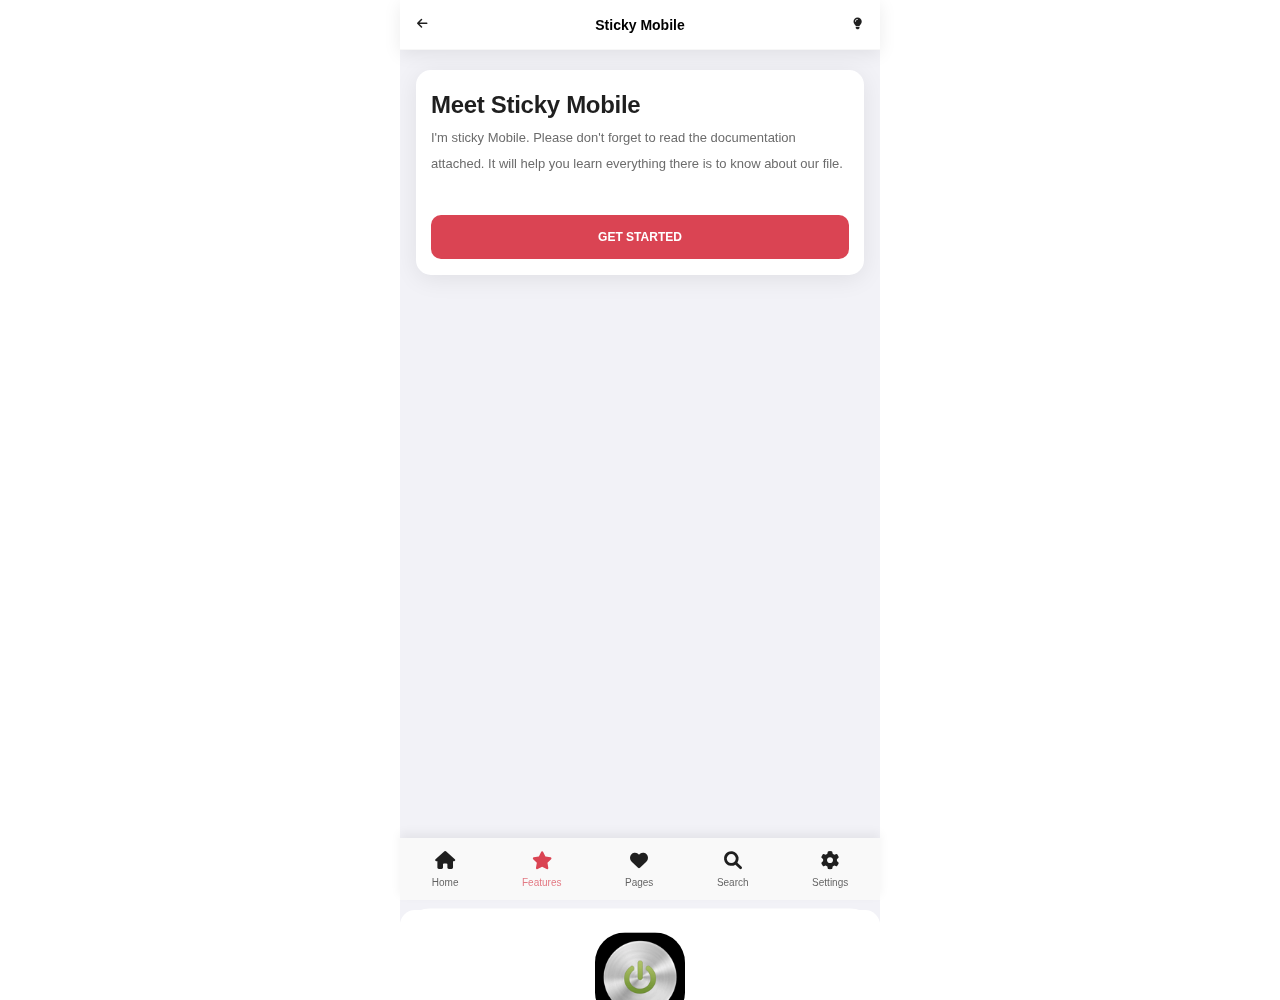
<file: _starter.html>
<!DOCTYPE HTML>
<html lang="en">
<head>
<meta http-equiv="Content-Type" content="text/html; charset=utf-8" />
<meta name="apple-mobile-web-app-capable" content="yes">
<meta name="apple-mobile-web-app-status-bar-style" content="black-translucent">
<meta name="viewport" content="width=device-width, initial-scale=1, minimum-scale=1, maximum-scale=1, viewport-fit=cover" />
<title>StickyMobile BootStrap</title>
<link rel="stylesheet" type="text/css" href="styles/bootstrap.css">
<link rel="stylesheet" type="text/css" href="styles/style.css">
<link href="https://fonts.googleapis.com/css?family=Roboto:300,300i,400,400i,500,500i,700,700i,900,900i|Source+Sans+Pro:300,300i,400,400i,600,600i,700,700i,900,900i&display=swap" rel="stylesheet">
<link rel="stylesheet" type="text/css" href="fonts/css/fontawesome-all.min.css">
<link rel="manifest" href="_manifest.json" data-pwa-version="set_in_manifest_and_pwa_js">
<link rel="apple-touch-icon" sizes="180x180" href="app/icons/icon-192x192.png">
</head>

<body class="theme-light" data-highlight="highlight-red" data-gradient="body-default">

<div id="preloader"><div class="spinner-border color-highlight" role="status"></div></div>

<div id="page">

	<!-- header and footer bar go here-->
	<div class="header header-fixed header-logo-center">
		<a href="index.html" class="header-title">Sticky Mobile</a>
		<a href="#" class="back-button header-icon header-icon-1"><i class="fas fa-arrow-left"></i></a>
		<a href="#" data-toggle-theme class="header-icon header-icon-4"><i class="fas fa-lightbulb"></i></a>
	</div>
	<div id="footer-bar" class="footer-bar-1">
		<a href="index.html"><i class="fa fa-home"></i><span>Home</span></a>
		<a href="index-components.html" class="active-nav"><i class="fa fa-star"></i><span>Features</span></a>
		<a href="index-pages.html"><i class="fa fa-heart"></i><span>Pages</span></a>
		<a href="index-search.html"><i class="fa fa-search"></i><span>Search</span></a>
		<a href="#" data-menu="menu-settings"><i class="fa fa-cog"></i><span>Settings</span></a>
	</div>

	<!--start of page content, add your stuff here-->
	<div class="page-content header-clear-medium">

		<div class="card card-style">
			<div class="content mb-3">
				<h1>Meet Sticky Mobile</h1>
				<p class="pb-2">
					I'm sticky Mobile. Please don't forget to read the documentation attached. It will help you learn everything there is to know about our file.
				</p>
				<a href="index.html" class="btn btn-full btn-m rounded-sm font-700 text-uppercase bg-highlight">Get Started</a>
			</div>
		</div>


	</div>

	<!--end of page content, off canvas elements ( menus / action sheets / modals / toasts / snackbars here-->
	<div id="menu-share" class="menu menu-box-bottom menu-box-detached rounded-m">
		<div class="menu-title mt-n1"><h1>Share the Love</h1><p class="color-highlight">Just Tap the Social Icon. We'll add the Link</p><a href="#" class="close-menu"><i class="fa fa-times"></i></a></div>
		<div class="content mb-0">
			<div class="divider mb-0"></div>
			<div class="list-group list-custom-small list-icon-0">
				<a href="auto_generated" class="shareToFacebook external-link">
					<i class="font-18 fab fa-facebook color-facebook"></i>
					<span class="font-13">Facebook</span>
					<i class="fa fa-angle-left"></i>
				</a>
				<a href="auto_generated" class="shareToTwitter external-link">
					<i class="font-18 fab fa-twitter-square color-twitter"></i>
					<span class="font-13">Twitter</span>
					<i class="fa fa-angle-left"></i>
				</a>
				<a href="auto_generated" class="shareToLinkedIn external-link">
					<i class="font-18 fab fa-linkedin color-linkedin"></i>
					<span class="font-13">LinkedIn</span>
					<i class="fa fa-angle-left"></i>
				</a>
				<a href="auto_generated" class="shareToWhatsApp external-link">
					<i class="font-18 fab fa-whatsapp-square color-whatsapp"></i>
					<span class="font-13">WhatsApp</span>
					<i class="fa fa-angle-left"></i>
				</a>
				<a href="auto_generated" class="shareToMail external-link border-0">
					<i class="font-18 fa fa-envelope-square color-mail"></i>
					<span class="font-13">Email</span>
					<i class="fa fa-angle-left"></i>
				</a>
			</div>
		</div>
	</div>


	<!-- All Menus, Action Sheets, Modals, Notifications, Toasts get Placed outside the <div class="page-content"> -->
	<div id="menu-settings" class="menu menu-box-bottom menu-box-detached">
		<div class="menu-title mt-0 pt-0"><h1>Settings</h1><p class="color-highlight">Flexible and Easy to Use</p><a href="#" class="close-menu"><i class="fa fa-times"></i></a></div>
		<div class="divider divider-margins mb-n2"></div>
		<div class="content">
			<div class="list-group list-custom-small">
				<a href="#" data-toggle-theme data-trigger-switch="switch-dark-mode" class="pb-2 ms-n1">
					<i class="fa font-12 fa-moon rounded-s bg-highlight color-white me-3"></i>
					<span>Dark Mode</span>
					<div class="custom-control scale-switch ios-switch">
						<input data-toggle-theme type="checkbox" class="ios-input" id="switch-dark-mode">
						<label class="custom-control-label" for="switch-dark-mode"></label>
					</div>
					<i class="fa fa-angle-left"></i>
				</a>
			</div>
			<div class="list-group list-custom-large">
				<a data-menu="menu-highlights" href="#">
					<i class="fa font-14 fa-tint bg-green-dark rounded-s"></i>
					<span>Page Highlight</span>
					<strong>16 Colors Highlights Included</strong>
					<span class="badge bg-highlight color-white">HOT</span>
					<i class="fa fa-angle-left"></i>
				</a>
				<a data-menu="menu-backgrounds" href="#" class="border-0">
					<i class="fa font-14 fa-cog bg-blue-dark rounded-s"></i>
					<span>Background Color</span>
					<strong>10 Page Gradients Included</strong>
					<span class="badge bg-highlight color-white">NEW</span>
					<i class="fa fa-angle-left"></i>
				</a>
			</div>
		</div>
	</div>
	<!-- Menu Settings Highlights-->
	<div id="menu-highlights" class="menu menu-box-bottom menu-box-detached">
		<div class="menu-title"><h1>Highlights</h1><p class="color-highlight">Any Element can have a Highlight Color</p><a href="#" class="close-menu"><i class="fa fa-times"></i></a></div>
		<div class="divider divider-margins mb-n2"></div>
		<div class="content">
			<div class="highlight-changer">
				<a href="#" data-change-highlight="blue"><i class="fa fa-circle color-blue-dark"></i><span class="color-blue-light">Default</span></a>
				<a href="#" data-change-highlight="red"><i class="fa fa-circle color-red-dark"></i><span class="color-red-light">Red</span></a>
				<a href="#" data-change-highlight="orange"><i class="fa fa-circle color-orange-dark"></i><span class="color-orange-light">Orange</span></a>
				<a href="#" data-change-highlight="pink2"><i class="fa fa-circle color-pink2-dark"></i><span class="color-pink-dark">Pink</span></a>
				<a href="#" data-change-highlight="magenta"><i class="fa fa-circle color-magenta-dark"></i><span class="color-magenta-light">Purple</span></a>
				<a href="#" data-change-highlight="aqua"><i class="fa fa-circle color-aqua-dark"></i><span class="color-aqua-light">Aqua</span></a>
				<a href="#" data-change-highlight="teal"><i class="fa fa-circle color-teal-dark"></i><span class="color-teal-light">Teal</span></a>
				<a href="#" data-change-highlight="mint"><i class="fa fa-circle color-mint-dark"></i><span class="color-mint-light">Mint</span></a>
				<a href="#" data-change-highlight="green"><i class="fa fa-circle color-green-light"></i><span class="color-green-light">Green</span></a>
				<a href="#" data-change-highlight="grass"><i class="fa fa-circle color-green-dark"></i><span class="color-green-dark">Grass</span></a>
				<a href="#" data-change-highlight="sunny"><i class="fa fa-circle color-yellow-light"></i><span class="color-yellow-light">Sunny</span></a>
				<a href="#" data-change-highlight="yellow"><i class="fa fa-circle color-yellow-dark"></i><span class="color-yellow-light">Goldish</span></a>
				<a href="#" data-change-highlight="brown"><i class="fa fa-circle color-brown-dark"></i><span class="color-brown-light">Wood</span></a>
				<a href="#" data-change-highlight="night"><i class="fa fa-circle color-dark-dark"></i><span class="color-dark-light">Night</span></a>
				<a href="#" data-change-highlight="dark"><i class="fa fa-circle color-dark-light"></i><span class="color-dark-light">Dark</span></a>
				<div class="clearfix"></div>
			</div>
			<a href="#" data-menu="menu-settings" class="mb-3 btn btn-full btn-m rounded-sm bg-highlight shadow-xl text-uppercase font-900 mt-4">Back to Settings</a>
		</div>
	</div>
	<!-- Menu Settings Backgrounds-->
	<div id="menu-backgrounds" class="menu menu-box-bottom menu-box-detached">
		<div class="menu-title"><h1>Backgrounds</h1><p class="color-highlight">Change Page Color Behind Content Boxes</p><a href="#" class="close-menu"><i class="fa fa-times"></i></a></div>
		<div class="divider divider-margins mb-n2"></div>
		<div class="content">
			<div class="background-changer">
				<a href="#" data-change-background="default"><i class="bg-theme"></i><span class="color-dark-dark">Default</span></a>
				<a href="#" data-change-background="plum"><i class="body-plum"></i><span class="color-plum-dark">Plum</span></a>
				<a href="#" data-change-background="magenta"><i class="body-magenta"></i><span class="color-dark-dark">Magenta</span></a>
				<a href="#" data-change-background="dark"><i class="body-dark"></i><span class="color-dark-dark">Dark</span></a>
				<a href="#" data-change-background="violet"><i class="body-violet"></i><span class="color-violet-dark">Violet</span></a>
				<a href="#" data-change-background="red"><i class="body-red"></i><span class="color-red-dark">Red</span></a>
				<a href="#" data-change-background="green"><i class="body-green"></i><span class="color-green-dark">Green</span></a>
				<a href="#" data-change-background="sky"><i class="body-sky"></i><span class="color-sky-dark">Sky</span></a>
				<a href="#" data-change-background="orange"><i class="body-orange"></i><span class="color-orange-dark">Orange</span></a>
				<a href="#" data-change-background="yellow"><i class="body-yellow"></i><span class="color-yellow-dark">Yellow</span></a>
				<div class="clearfix"></div>
			</div>
			<a href="#" data-menu="menu-settings" class="mb-3 btn btn-full btn-m rounded-sm bg-highlight shadow-xl text-uppercase font-900 mt-4">Back to Settings</a>
		</div>
	</div>
	<!-- Menu Share -->
	<div id="menu-share" class="menu menu-box-bottom menu-box-detached">
		<div class="menu-title mt-n1"><h1>Share the Love</h1><p class="color-highlight">Just Tap the Social Icon. We'll add the Link</p><a href="#" class="close-menu"><i class="fa fa-times"></i></a></div>
		<div class="content mb-0">
			<div class="divider mb-0"></div>
			<div class="list-group list-custom-small list-icon-0">
				<a href="auto_generated" class="shareToFacebook external-link">
					<i class="font-18 fab fa-facebook-square color-facebook"></i>
					<span class="font-13">Facebook</span>
					<i class="fa fa-angle-left"></i>
				</a>
				<a href="auto_generated" class="shareToTwitter external-link">
					<i class="font-18 fab fa-twitter-square color-twitter"></i>
					<span class="font-13">Twitter</span>
					<i class="fa fa-angle-left"></i>
				</a>
				<a href="auto_generated" class="shareToLinkedIn external-link">
					<i class="font-18 fab fa-linkedin color-linkedin"></i>
					<span class="font-13">LinkedIn</span>
					<i class="fa fa-angle-left"></i>
				</a>
				<a href="auto_generated" class="shareToWhatsApp external-link">
					<i class="font-18 fab fa-whatsapp-square color-whatsapp"></i>
					<span class="font-13">WhatsApp</span>
					<i class="fa fa-angle-left"></i>
				</a>
				<a href="auto_generated" class="shareToMail external-link border-0">
					<i class="font-18 fa fa-envelope-square color-mail"></i>
					<span class="font-13">Email</span>
					<i class="fa fa-angle-left"></i>
				</a>
			</div>
		</div>
	</div>

	<!-- Be sure this is on your main visiting page, for example, the index.html page-->
	<!-- Install Prompt for Android -->
	<div id="menu-install-pwa-android" class="menu menu-box-bottom menu-box-detached rounded-l">
		<div class="boxed-text-l mt-4 pb-3">
			<img class="rounded-l mb-3" src="app/icons/icon-128x128.png" alt="img" width="90">
			<h4 class="mt-3">Add Sticky on your Home Screen</h4>
			<p>
				Install Sticky on your home screen, and access it just like a regular app. It really is that simple!
			</p>
			<a href="#" class="pwa-install btn btn-s rounded-s shadow-l text-uppercase font-900 bg-highlight mb-2">Add to Home Screen</a><br>
			<a href="#" class="pwa-dismiss close-menu color-gray-dark text-uppercase font-900 opacity-60 font-10 pt-2">Maybe later</a>
			<div class="clear"></div>
		</div>
	</div>

	<!-- Install instructions for iOS -->
	<div id="menu-install-pwa-ios"
		class="menu menu-box-bottom menu-box-detached rounded-l">
		<div class="boxed-text-xl mt-4 pb-3">
			<img class="rounded-l mb-3" src="app/icons/icon-128x128.png" alt="img" width="90">
			<h4 class="mt-3">Add Sticky on your Home Screen</h4>
			<p class="mb-0 pb-0">
				Install Sticky, and access it like a regular app. Open your Safari menu and tap "Add to Home Screen".
			</p>
			<div class="clearfix pt-3"></div>
			<a href="#" class="pwa-dismiss close-menu color-highlight text-uppercase font-700">Maybe later</a>
		</div>
	</div>

	<!--end of div id page-->
</div>

<script type="text/javascript" src="scripts/bootstrap.min.js"></script>
<script type="text/javascript" src="scripts/custom.js"></script>
</body>
</file>
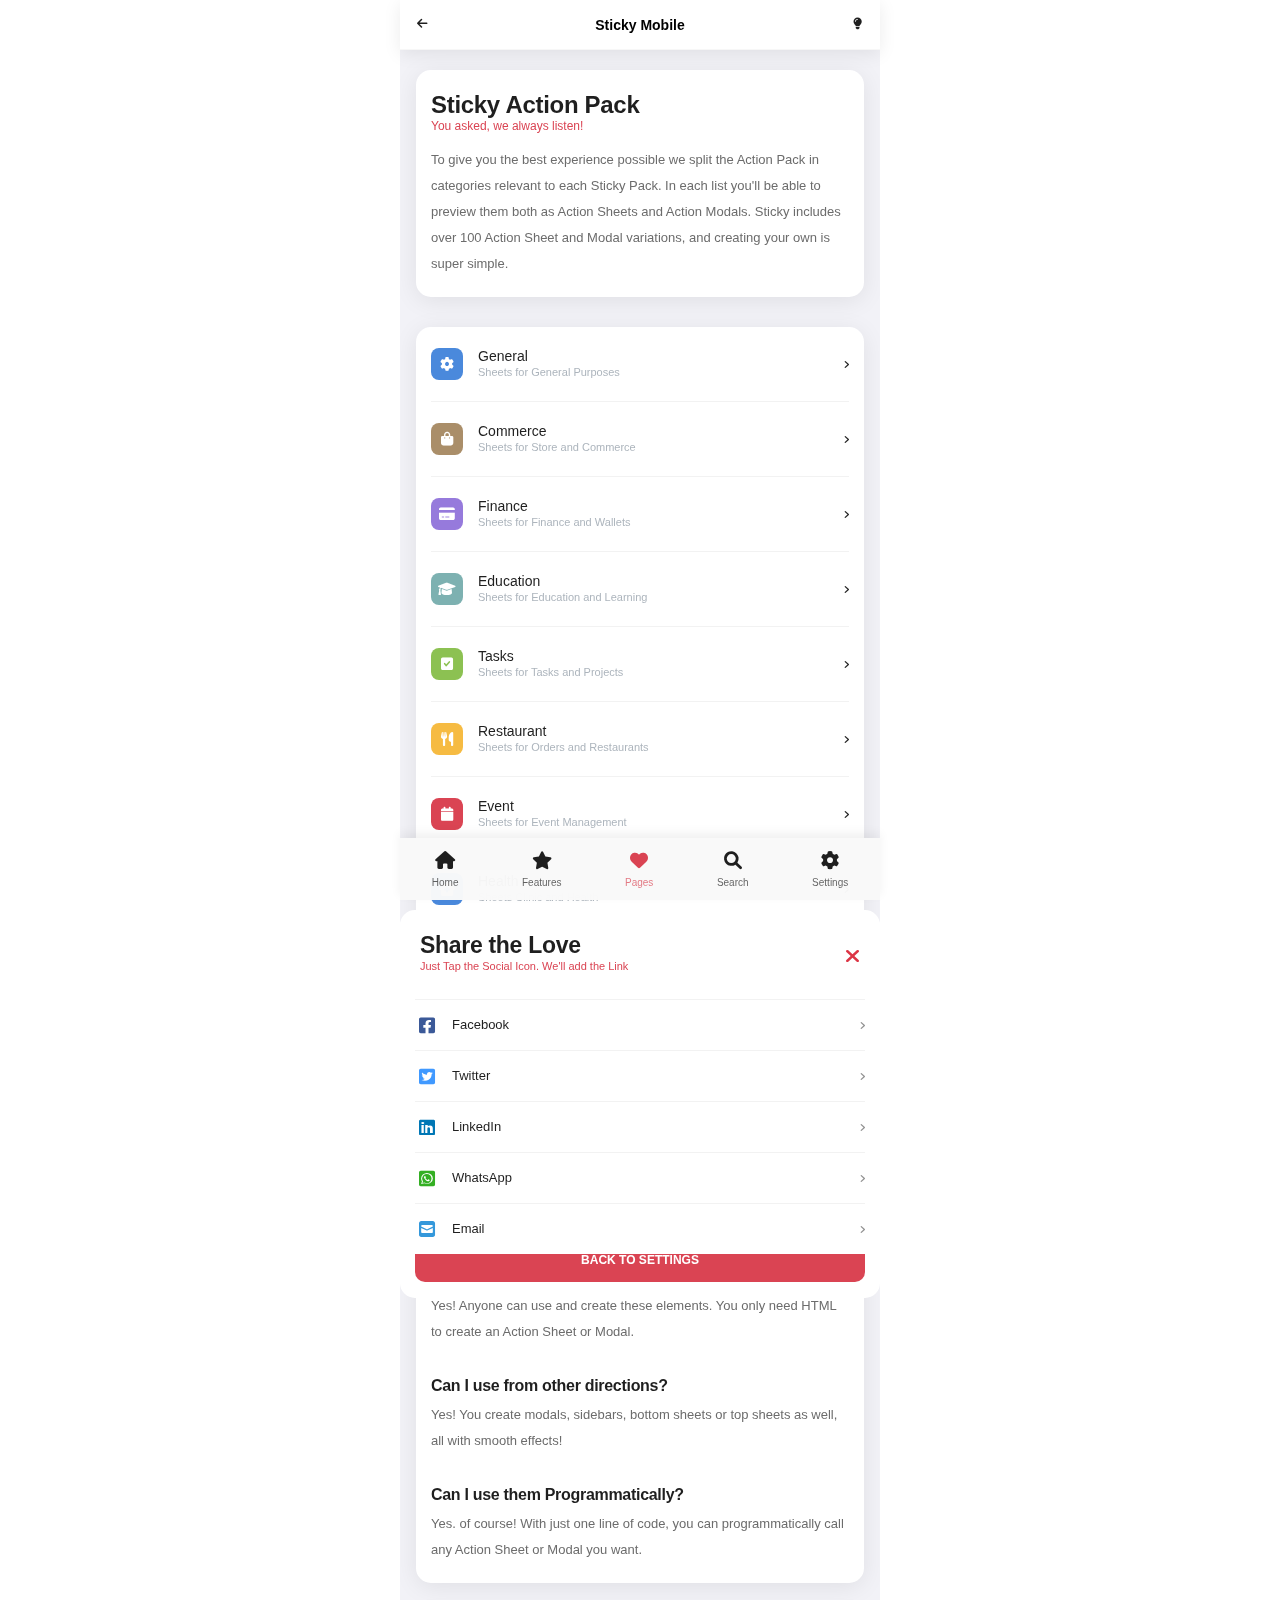
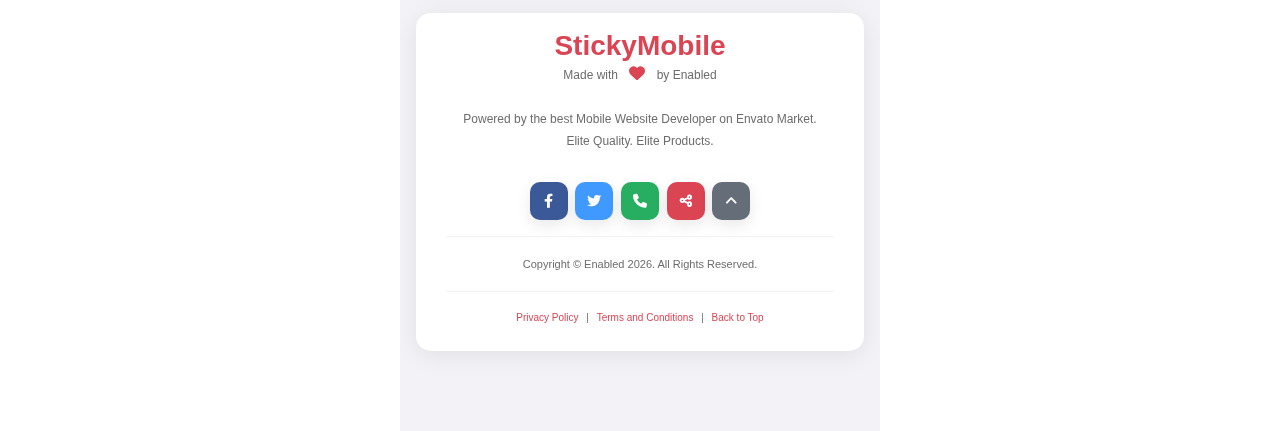
<file: actions-list.html>
<!DOCTYPE HTML>
<html lang="en">
<head>
<meta http-equiv="Content-Type" content="text/html; charset=utf-8" />
<meta name="apple-mobile-web-app-capable" content="yes">
<meta name="apple-mobile-web-app-status-bar-style" content="black-translucent">
<meta name="viewport" content="width=device-width, initial-scale=1, minimum-scale=1, maximum-scale=1, viewport-fit=cover" />
<title>StickyMobile BootStrap</title>
<link rel="stylesheet" type="text/css" href="styles/bootstrap.css">
<link rel="stylesheet" type="text/css" href="styles/style.css">
<link href="https://fonts.googleapis.com/css?family=Roboto:300,300i,400,400i,500,500i,700,700i,900,900i|Source+Sans+Pro:300,300i,400,400i,600,600i,700,700i,900,900i&display=swap" rel="stylesheet">
<link rel="stylesheet" type="text/css" href="fonts/css/fontawesome-all.min.css">
<link rel="manifest" href="_manifest.json" data-pwa-version="set_in_manifest_and_pwa_js">
<link rel="apple-touch-icon" sizes="180x180" href="app/icons/icon-192x192.png">
</head>

<body class="theme-light" data-highlight="highlight-red" data-gradient="body-default">

<div id="preloader"><div class="spinner-border color-highlight" role="status"></div></div>

<div id="page">

    <div class="header header-fixed header-logo-center">
        <a href="index.html" class="header-title">Sticky Mobile</a>
        <a href="#" data-back-button class="header-icon header-icon-1"><i class="fas fa-arrow-left"></i></a>
        <a href="#" data-toggle-theme class="header-icon header-icon-4"><i class="fas fa-lightbulb"></i></a>
    </div>

    <div id="footer-bar" class="footer-bar-1">
        <a href="index.html"><i class="fa fa-home"></i><span>Home</span></a>
        <a href="index-components.html"><i class="fa fa-star"></i><span>Features</span></a>
        <a href="index-pages.html" class="active-nav"><i class="fa fa-heart"></i><span>Pages</span></a>
        <a href="index-search.html"><i class="fa fa-search"></i><span>Search</span></a>
        <a href="#" data-menu="menu-settings"><i class="fa fa-cog"></i><span>Settings</span></a>
    </div>

    <div class="page-content header-clear-medium">

        <div class="card card-style">
            <div class="content">
                <h1>Sticky Action Pack</h1>
                <p class="color-highlight font-12 mt-n3 pt-1 mb-2">You asked, we always listen!</p>
                <p>
					To give you the best experience possible we split the Action Pack in categories relevant to each Sticky Pack. In each
					list you'll be able to preview them both as Action Sheets and Action Modals. Sticky includes over 100 Action Sheet and Modal variations,
					and creating your own is super simple.
                </p>
            </div>
        </div>

		<div class="card card-style">
			<div class="content my-0">
				<div class="list-group list-custom-large icon-0 check-visited">
					<a href="component-actions-general.html">
						<i class="fa fa-cog font-14 rounded-s bg-blue-dark"></i>
						<span>General</span>
						<strong>Sheets for General Purposes</strong>
						<i class="fa fa-angle-right"></i>
					</a>
					<a href="page-store-actions.html">
						<i class="fa fa-shopping-bag font-14 rounded-s bg-brown-dark"></i>
						<span>Commerce</span>
						<strong>Sheets for Store and Commerce</strong>
						<i class="fa fa-angle-right"></i>
					</a>
					<a href="page-finance-actions.html">
						<i class="fa fa-credit-card font-14 rounded-s bg-magenta-dark"></i>
						<span>Finance</span>
						<strong>Sheets for Finance and Wallets</strong>
						<i class="fa fa-angle-right"></i>
					</a>
					<a href="page-learning-actions.html">
						<i class="fa fa-graduation-cap font-14 rounded-s bg-teal-dark"></i>
						<span>Education</span>
						<strong>Sheets for Education and Learning</strong>
						<i class="fa fa-angle-right"></i>
					</a>
					<a href="page-tasks-actions.html">
						<i class="fa fa-check-square font-14 rounded-s bg-green-dark"></i>
						<span>Tasks</span>
						<strong>Sheets for Tasks and Projects</strong>
						<i class="fa fa-angle-right"></i>
					</a>
					<a href="page-food-actions.html">
						<i class="fa fa-utensils font-14 rounded-s bg-yellow-dark"></i>
						<span>Restaurant</span>
						<strong>Sheets for Orders and Restaurants</strong>
						<i class="fa fa-angle-right"></i>
					</a>
					<a href="page-events-actions.html">
						<i class="fa fa-calendar font-14 rounded-s bg-red-dark"></i>
						<span>Event</span>
						<strong>Sheets for Event Management</strong>
						<i class="fa fa-angle-right"></i>
					</a>
					<a href="page-health-actions.html">
						<i class="fa fa-clinic-medical font-14 rounded-s bg-blue-dark"></i>
						<span>Health</span>
						<strong>Sheets Clinic and Health</strong>
						<i class="fa fa-angle-right"></i>
					</a>
					<a href="page-grocery-actions.html">
						<i class="fa fa-carrot font-14 rounded-s bg-orange-dark"></i>
						<span>Grocery</span>
						<strong>Sheets for Grocery and Food</strong>
						<i class="fa fa-angle-right"></i>
					</a>
					<a href="page-chat-actions.html">
						<i class="fa fa-comment font-14 rounded-s bg-green-dark"></i>
						<span>Chat Sheets</span>
						<strong>Sheets for Chatting and Messaging</strong>
						<i class="fa fa-angle-right"></i>
					</a>
				</div>
			</div>
		</div>

		<div class="card card-style">
			<div class="content">
				<h1>What are Actions?</h1>
				<p class="color-highlight font-12 mt-n3 pt-1 mb-2">Explained for everyone.</p>
				<p>
					A simple box that can fly up from the bottom of the page, or show in the center, or come down from the top. You can even use them as sidebars. <br>
				</p>
				<h5>Are Action Sheets and Modals easy to use?</h5>
				<p>
					Yes! Anyone can use and create these elements. You only need HTML to create an Action Sheet or Modal.
				</p>
				<h5>Can I use from other directions?</h5>
				<p>
					Yes! You create modals, sidebars, bottom sheets or top sheets as well, all with smooth effects!
				</p>
				<h5>Can I use them Programmatically?</h5>
				<p>
					Yes. of course! With just one line of code, you can programmatically call any Action Sheet or Modal you want.
				</p>
			</div>
		</div>


        <div class="footer card card-style">
            <a href="#" class="footer-title"><span class="color-highlight">StickyMobile</span></a>
            <p class="footer-text"><span>Made with <i class="fa fa-heart color-highlight font-16 ps-2 pe-2"></i> by Enabled</span><br><br>Powered by the best Mobile Website Developer on Envato Market. Elite Quality. Elite Products.</p>
            <div class="text-center mb-3">
                <a href="#" class="icon icon-xs rounded-sm shadow-l me-1 bg-facebook"><i class="fab fa-facebook-f"></i></a>
                <a href="#" class="icon icon-xs rounded-sm shadow-l me-1 bg-twitter"><i class="fab fa-twitter"></i></a>
                <a href="#" class="icon icon-xs rounded-sm shadow-l me-1 bg-phone"><i class="fa fa-phone"></i></a>
                <a href="#" data-menu="menu-share" class="icon icon-xs rounded-sm me-1 shadow-l bg-red-dark"><i class="fa fa-share-alt"></i></a>
                <a href="#" class="back-to-top icon icon-xs rounded-sm shadow-l bg-dark-light"><i class="fa fa-angle-up"></i></a>
            </div>
            <p class="footer-copyright">Copyright &copy; Enabled <span id="copyright-year">2017</span>. All Rights Reserved.</p>
            <p class="footer-links"><a href="#" class="color-highlight">Privacy Policy</a> | <a href="#" class="color-highlight">Terms and Conditions</a> | <a href="#" class="back-to-top color-highlight"> Back to Top</a></p>
            <div class="clear"></div>
        </div>


    </div>

    <!-- End of Page Content-->
    <!-- All Menus, Action Sheets, Modals, Notifications, Toasts get Placed outside the <div class="page-content"> -->
    <div id="menu-settings" class="menu menu-box-bottom menu-box-detached">
        <div class="menu-title mt-0 pt-0"><h1>Settings</h1><p class="color-highlight">Flexible and Easy to Use</p><a href="#" class="close-menu"><i class="fa fa-times"></i></a></div>
        <div class="divider divider-margins mb-n2"></div>
        <div class="content">
            <div class="list-group list-custom-small">
                <a href="#" data-toggle-theme data-trigger-switch="switch-dark-mode" class="pb-2 ms-n1">
                    <i class="fa font-12 fa-moon rounded-s bg-highlight color-white me-3"></i>
                    <span>Dark Mode</span>
                    <div class="custom-control scale-switch ios-switch">
                        <input data-toggle-theme type="checkbox" class="ios-input" id="switch-dark-mode">
                        <label class="custom-control-label" for="switch-dark-mode"></label>
                    </div>
                    <i class="fa fa-angle-right"></i>
                </a>
            </div>
            <div class="list-group list-custom-large">
                <a data-menu="menu-highlights" href="#">
                    <i class="fa font-14 fa-tint bg-green-dark rounded-s"></i>
                    <span>Page Highlight</span>
                    <strong>16 Colors Highlights Included</strong>
                    <span class="badge bg-highlight color-white">HOT</span>
                    <i class="fa fa-angle-right"></i>
                </a>
                <a data-menu="menu-backgrounds" href="#" class="border-0">
                    <i class="fa font-14 fa-cog bg-blue-dark rounded-s"></i>
                    <span>Background Color</span>
                    <strong>10 Page Gradients Included</strong>
                    <span class="badge bg-highlight color-white">NEW</span>
                    <i class="fa fa-angle-right"></i>
                </a>
            </div>
        </div>
    </div>
    <!-- Menu Settings Highlights-->
    <div id="menu-highlights" class="menu menu-box-bottom menu-box-detached">
        <div class="menu-title"><h1>Highlights</h1><p class="color-highlight">Any Element can have a Highlight Color</p><a href="#" class="close-menu"><i class="fa fa-times"></i></a></div>
        <div class="divider divider-margins mb-n2"></div>
        <div class="content">
            <div class="highlight-changer">
                <a href="#" data-change-highlight="blue"><i class="fa fa-circle color-blue-dark"></i><span class="color-blue-light">Default</span></a>
                <a href="#" data-change-highlight="red"><i class="fa fa-circle color-red-dark"></i><span class="color-red-light">Red</span></a>
                <a href="#" data-change-highlight="orange"><i class="fa fa-circle color-orange-dark"></i><span class="color-orange-light">Orange</span></a>
                <a href="#" data-change-highlight="pink2"><i class="fa fa-circle color-pink2-dark"></i><span class="color-pink-dark">Pink</span></a>
                <a href="#" data-change-highlight="magenta"><i class="fa fa-circle color-magenta-dark"></i><span class="color-magenta-light">Purple</span></a>
                <a href="#" data-change-highlight="aqua"><i class="fa fa-circle color-aqua-dark"></i><span class="color-aqua-light">Aqua</span></a>
                <a href="#" data-change-highlight="teal"><i class="fa fa-circle color-teal-dark"></i><span class="color-teal-light">Teal</span></a>
                <a href="#" data-change-highlight="mint"><i class="fa fa-circle color-mint-dark"></i><span class="color-mint-light">Mint</span></a>
                <a href="#" data-change-highlight="green"><i class="fa fa-circle color-green-light"></i><span class="color-green-light">Green</span></a>
                <a href="#" data-change-highlight="grass"><i class="fa fa-circle color-green-dark"></i><span class="color-green-dark">Grass</span></a>
                <a href="#" data-change-highlight="sunny"><i class="fa fa-circle color-yellow-light"></i><span class="color-yellow-light">Sunny</span></a>
                <a href="#" data-change-highlight="yellow"><i class="fa fa-circle color-yellow-dark"></i><span class="color-yellow-light">Goldish</span></a>
                <a href="#" data-change-highlight="brown"><i class="fa fa-circle color-brown-dark"></i><span class="color-brown-light">Wood</span></a>
                <a href="#" data-change-highlight="night"><i class="fa fa-circle color-dark-dark"></i><span class="color-dark-light">Night</span></a>
                <a href="#" data-change-highlight="dark"><i class="fa fa-circle color-dark-light"></i><span class="color-dark-light">Dark</span></a>
                <div class="clearfix"></div>
            </div>
            <a href="#" data-menu="menu-settings" class="mb-3 btn btn-full btn-m rounded-sm bg-highlight shadow-xl text-uppercase font-900 mt-4">Back to Settings</a>
        </div>
    </div>
    <!-- Menu Settings Backgrounds-->
    <div id="menu-backgrounds" class="menu menu-box-bottom menu-box-detached">
        <div class="menu-title"><h1>Backgrounds</h1><p class="color-highlight">Change Page Color Behind Content Boxes</p><a href="#" class="close-menu"><i class="fa fa-times"></i></a></div>
        <div class="divider divider-margins mb-n2"></div>
        <div class="content">
            <div class="background-changer">
                <a href="#" data-change-background="default"><i class="bg-theme"></i><span class="color-dark-dark">Default</span></a>
                <a href="#" data-change-background="plum"><i class="body-plum"></i><span class="color-plum-dark">Plum</span></a>
                <a href="#" data-change-background="magenta"><i class="body-magenta"></i><span class="color-dark-dark">Magenta</span></a>
                <a href="#" data-change-background="dark"><i class="body-dark"></i><span class="color-dark-dark">Dark</span></a>
                <a href="#" data-change-background="violet"><i class="body-violet"></i><span class="color-violet-dark">Violet</span></a>
                <a href="#" data-change-background="red"><i class="body-red"></i><span class="color-red-dark">Red</span></a>
                <a href="#" data-change-background="green"><i class="body-green"></i><span class="color-green-dark">Green</span></a>
                <a href="#" data-change-background="sky"><i class="body-sky"></i><span class="color-sky-dark">Sky</span></a>
                <a href="#" data-change-background="orange"><i class="body-orange"></i><span class="color-orange-dark">Orange</span></a>
                <a href="#" data-change-background="yellow"><i class="body-yellow"></i><span class="color-yellow-dark">Yellow</span></a>
                <div class="clearfix"></div>
            </div>
            <a href="#" data-menu="menu-settings" class="mb-3 btn btn-full btn-m rounded-sm bg-highlight shadow-xl text-uppercase font-900 mt-4">Back to Settings</a>
        </div>
    </div>
    <!-- Menu Share -->
    <div id="menu-share" class="menu menu-box-bottom menu-box-detached">
        <div class="menu-title mt-n1"><h1>Share the Love</h1><p class="color-highlight">Just Tap the Social Icon. We'll add the Link</p><a href="#" class="close-menu"><i class="fa fa-times"></i></a></div>
        <div class="content mb-0">
            <div class="divider mb-0"></div>
            <div class="list-group list-custom-small list-icon-0">
                <a href="auto_generated" class="shareToFacebook external-link">
                    <i class="font-18 fab fa-facebook-square color-facebook"></i>
                    <span class="font-13">Facebook</span>
                    <i class="fa fa-angle-right"></i>
                </a>
                <a href="auto_generated" class="shareToTwitter external-link">
                    <i class="font-18 fab fa-twitter-square color-twitter"></i>
                    <span class="font-13">Twitter</span>
                    <i class="fa fa-angle-right"></i>
                </a>
                <a href="auto_generated" class="shareToLinkedIn external-link">
                    <i class="font-18 fab fa-linkedin color-linkedin"></i>
                    <span class="font-13">LinkedIn</span>
                    <i class="fa fa-angle-right"></i>
                </a>
                <a href="auto_generated" class="shareToWhatsApp external-link">
                    <i class="font-18 fab fa-whatsapp-square color-whatsapp"></i>
                    <span class="font-13">WhatsApp</span>
                    <i class="fa fa-angle-right"></i>
                </a>
                <a href="auto_generated" class="shareToMail external-link border-0">
                    <i class="font-18 fa fa-envelope-square color-mail"></i>
                    <span class="font-13">Email</span>
                    <i class="fa fa-angle-right"></i>
                </a>
            </div>
        </div>
    </div>

</div>

<script type="text/javascript" src="scripts/bootstrap.min.js"></script>
<script type="text/javascript" src="scripts/custom.js"></script>
</body>
</file>
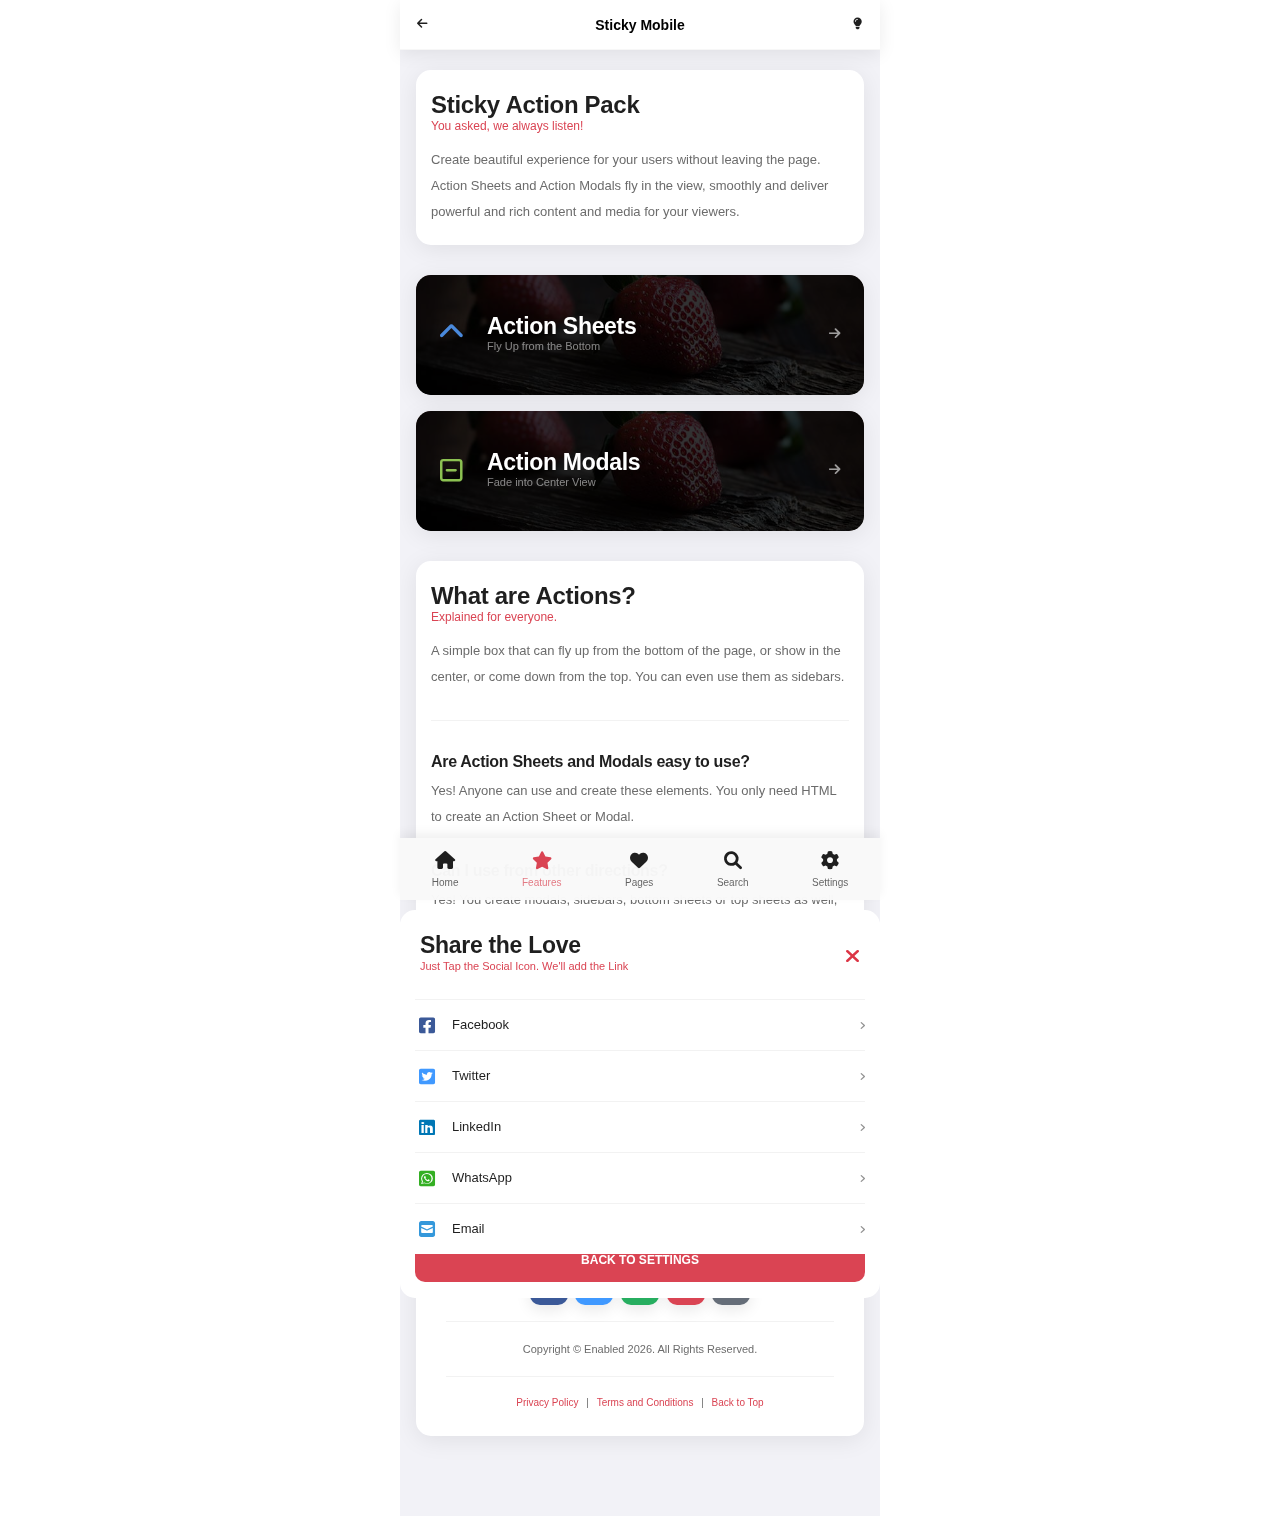
<file: actions.html>
<!DOCTYPE HTML>
<html lang="en">
<head>
<meta http-equiv="Content-Type" content="text/html; charset=utf-8" />
<meta name="apple-mobile-web-app-capable" content="yes">
<meta name="apple-mobile-web-app-status-bar-style" content="black-translucent">
<meta name="viewport" content="width=device-width, initial-scale=1, minimum-scale=1, maximum-scale=1, viewport-fit=cover" />
<title>StickyMobile BootStrap</title>
<link rel="stylesheet" type="text/css" href="styles/bootstrap.css">
<link rel="stylesheet" type="text/css" href="styles/style.css">
<link href="https://fonts.googleapis.com/css?family=Roboto:300,300i,400,400i,500,500i,700,700i,900,900i|Source+Sans+Pro:300,300i,400,400i,600,600i,700,700i,900,900i&display=swap" rel="stylesheet">
<link rel="stylesheet" type="text/css" href="fonts/css/fontawesome-all.min.css">
<link rel="manifest" href="_manifest.json" data-pwa-version="set_in_manifest_and_pwa_js">
<link rel="apple-touch-icon" sizes="180x180" href="app/icons/icon-192x192.png">
</head>

<body class="theme-light" data-highlight="highlight-red" data-gradient="body-default">

<div id="preloader"><div class="spinner-border color-highlight" role="status"></div></div>

<div id="page">

    <div class="header header-fixed header-logo-center">
        <a href="index.html" class="header-title">Sticky Mobile</a>
        <a href="#" data-back-button class="header-icon header-icon-1"><i class="fas fa-arrow-left"></i></a>
        <a href="#" data-toggle-theme class="header-icon header-icon-4"><i class="fas fa-lightbulb"></i></a>
    </div>

    <div id="footer-bar" class="footer-bar-1">
        <a href="index.html"><i class="fa fa-home"></i><span>Home</span></a>
        <a href="index-components.html" class="active-nav"><i class="fa fa-star"></i><span>Features</span></a>
        <a href="index-pages.html"><i class="fa fa-heart"></i><span>Pages</span></a>
        <a href="index-search.html"><i class="fa fa-search"></i><span>Search</span></a>
        <a href="#" data-menu="menu-settings"><i class="fa fa-cog"></i><span>Settings</span></a>
    </div>

    <div class="page-content header-clear-medium">

        <div class="card card-style">
            <div class="content">
                <h1>Sticky Action Pack</h1>
                <p class="color-highlight font-12 mt-n3 pt-1 mb-2">You asked, we always listen!</p>
                <p>
                    Create beautiful experience for your users without leaving the page. Action Sheets and Action Modals fly in the view, smoothly and deliver powerful and rich content and media for your viewers.
                </p>
            </div>
        </div>

        <style>
            @keyframes modal-icon {
                0% {transform:scale(1, 1); opacity:0.5;}
                50% {transform:scale(1.1, 1.1); opacity:1}
                100% {transform:scale(1, 1); opacity:0.5;}
            }
            .modal-icon{animation:modal-icon 1.6s; animation-iteration-count: infinite;}

            @keyframes action-icon {
                0% {transform:translateY(0px); opacity:1;}
                50% {transform:translateY(5px); opacity:0.5}
                100% {transform:translateY(0px); opacity:1;}
            }
            .action-icon{animation:action-icon 1.6s; animation-iteration-count: infinite;}
        </style>

        <a href="actions-list.html">
            <div class="card card-style bg-5 mb-3 py-4" data-card-height="120">
                <div class="card-center px-4">
                    <div class="d-flex">
                        <div class="align-self-center">
                            <i class="fa fa-chevron-up color-blue-dark fa-2x action-icon"></i>
                        </div>
                        <div class="align-self-center ps-4">
                            <h1 class="font-23 mb-0 color-white">Action Sheets</h1>
                            <p class="font-11 opacity-50 mt-n2 mb-0 color-white">Fly Up from the Bottom</p>
                        </div>
                        <div class="aling-self-center ms-auto">
                            <i class="fa fa-arrow-right pt-3 color-white opacity-60"></i>
                        </div>
                    </div>
                </div>
                <div class="card-overlay bg-black opacity-80"></div>
            </div>
        </a>
        <a href="actions-list.html">
            <div class="card card-style bg-5 py-4" data-card-height="120">
                <div class="card-center px-4">
                    <div class="d-flex">
                        <div class="align-self-center">
                            <i class="far fa-minus-square color-green-dark fa-2x mt-1 modal-icon"></i>
                        </div>
                        <div class="align-self-center ps-4">
                            <h1 class="font-23 mb-0 color-white">Action Modals</h1>
                            <p class="font-11 opacity-50 mt-n2 mb-0 color-white">Fade into Center View</p>
                        </div>
                        <div class="aling-self-center ms-auto">
                            <i class="fa fa-arrow-right pt-3 color-white opacity-60"></i>
                        </div>
                    </div>
                </div>
                <div class="card-overlay bg-black opacity-80"></div>
            </div>
        </a>

        <div class="card card-style">
            <div class="content">
                <h1>What are Actions?</h1>
                <p class="color-highlight font-12 mt-n3 pt-1 mb-2">Explained for everyone.</p>
                <p>
                    A simple box that can fly up from the bottom of the page, or show in the center, or come down from the top. You can even use them as sidebars. <br>
                </p>
                <div class="divider"></div>
                <h5>Are Action Sheets and Modals easy to use?</h5>
                <p>
                    Yes! Anyone can use and create these elements. You only need HTML to create an Action Sheet or Modal.
                </p>
                <h5>Can I use from other directions?</h5>
                <p>
                    Yes! You create modals, sidebars, bottom sheets or top sheets as well, all with smooth effects!
                </p>
                <h5>Can I use them Programmatically?</h5>
                <p>
                    Yes. of course! With just one line of code, you can programtically call any Action Sheet or Modal you want.
                </p>
            </div>
        </div>

        <div class="footer card card-style">
            <a href="#" class="footer-title"><span class="color-highlight">StickyMobile</span></a>
            <p class="footer-text"><span>Made with <i class="fa fa-heart color-highlight font-16 ps-2 pe-2"></i> by Enabled</span><br><br>Powered by the best Mobile Website Developer on Envato Market. Elite Quality. Elite Products.</p>
            <div class="text-center mb-3">
                <a href="#" class="icon icon-xs rounded-sm shadow-l me-1 bg-facebook"><i class="fab fa-facebook-f"></i></a>
                <a href="#" class="icon icon-xs rounded-sm shadow-l me-1 bg-twitter"><i class="fab fa-twitter"></i></a>
                <a href="#" class="icon icon-xs rounded-sm shadow-l me-1 bg-phone"><i class="fa fa-phone"></i></a>
                <a href="#" data-menu="menu-share" class="icon icon-xs rounded-sm me-1 shadow-l bg-red-dark"><i class="fa fa-share-alt"></i></a>
                <a href="#" class="back-to-top icon icon-xs rounded-sm shadow-l bg-dark-light"><i class="fa fa-angle-up"></i></a>
            </div>
            <p class="footer-copyright">Copyright &copy; Enabled <span id="copyright-year">2017</span>. All Rights Reserved.</p>
            <p class="footer-links"><a href="#" class="color-highlight">Privacy Policy</a> | <a href="#" class="color-highlight">Terms and Conditions</a> | <a href="#" class="back-to-top color-highlight"> Back to Top</a></p>
            <div class="clear"></div>
        </div>


    </div>

    <!-- End of Page Content-->
    <!-- All Menus, Action Sheets, Modals, Notifications, Toasts get Placed outside the <div class="page-content"> -->
    <div id="menu-settings" class="menu menu-box-bottom menu-box-detached">
        <div class="menu-title mt-0 pt-0"><h1>Settings</h1><p class="color-highlight">Flexible and Easy to Use</p><a href="#" class="close-menu"><i class="fa fa-times"></i></a></div>
        <div class="divider divider-margins mb-n2"></div>
        <div class="content">
            <div class="list-group list-custom-small">
                <a href="#" data-toggle-theme data-trigger-switch="switch-dark-mode" class="pb-2 ms-n1">
                    <i class="fa font-12 fa-moon rounded-s bg-highlight color-white me-3"></i>
                    <span>Dark Mode</span>
                    <div class="custom-control scale-switch ios-switch">
                        <input data-toggle-theme type="checkbox" class="ios-input" id="switch-dark-mode">
                        <label class="custom-control-label" for="switch-dark-mode"></label>
                    </div>
                    <i class="fa fa-angle-right"></i>
                </a>
            </div>
            <div class="list-group list-custom-large">
                <a data-menu="menu-highlights" href="#">
                    <i class="fa font-14 fa-tint bg-green-dark rounded-s"></i>
                    <span>Page Highlight</span>
                    <strong>16 Colors Highlights Included</strong>
                    <span class="badge bg-highlight color-white">HOT</span>
                    <i class="fa fa-angle-right"></i>
                </a>
                <a data-menu="menu-backgrounds" href="#" class="border-0">
                    <i class="fa font-14 fa-cog bg-blue-dark rounded-s"></i>
                    <span>Background Color</span>
                    <strong>10 Page Gradients Included</strong>
                    <span class="badge bg-highlight color-white">NEW</span>
                    <i class="fa fa-angle-right"></i>
                </a>
            </div>
        </div>
    </div>
    <!-- Menu Settings Highlights-->
    <div id="menu-highlights" class="menu menu-box-bottom menu-box-detached">
        <div class="menu-title"><h1>Highlights</h1><p class="color-highlight">Any Element can have a Highlight Color</p><a href="#" class="close-menu"><i class="fa fa-times"></i></a></div>
        <div class="divider divider-margins mb-n2"></div>
        <div class="content">
            <div class="highlight-changer">
                <a href="#" data-change-highlight="blue"><i class="fa fa-circle color-blue-dark"></i><span class="color-blue-light">Default</span></a>
                <a href="#" data-change-highlight="red"><i class="fa fa-circle color-red-dark"></i><span class="color-red-light">Red</span></a>
                <a href="#" data-change-highlight="orange"><i class="fa fa-circle color-orange-dark"></i><span class="color-orange-light">Orange</span></a>
                <a href="#" data-change-highlight="pink2"><i class="fa fa-circle color-pink2-dark"></i><span class="color-pink-dark">Pink</span></a>
                <a href="#" data-change-highlight="magenta"><i class="fa fa-circle color-magenta-dark"></i><span class="color-magenta-light">Purple</span></a>
                <a href="#" data-change-highlight="aqua"><i class="fa fa-circle color-aqua-dark"></i><span class="color-aqua-light">Aqua</span></a>
                <a href="#" data-change-highlight="teal"><i class="fa fa-circle color-teal-dark"></i><span class="color-teal-light">Teal</span></a>
                <a href="#" data-change-highlight="mint"><i class="fa fa-circle color-mint-dark"></i><span class="color-mint-light">Mint</span></a>
                <a href="#" data-change-highlight="green"><i class="fa fa-circle color-green-light"></i><span class="color-green-light">Green</span></a>
                <a href="#" data-change-highlight="grass"><i class="fa fa-circle color-green-dark"></i><span class="color-green-dark">Grass</span></a>
                <a href="#" data-change-highlight="sunny"><i class="fa fa-circle color-yellow-light"></i><span class="color-yellow-light">Sunny</span></a>
                <a href="#" data-change-highlight="yellow"><i class="fa fa-circle color-yellow-dark"></i><span class="color-yellow-light">Goldish</span></a>
                <a href="#" data-change-highlight="brown"><i class="fa fa-circle color-brown-dark"></i><span class="color-brown-light">Wood</span></a>
                <a href="#" data-change-highlight="night"><i class="fa fa-circle color-dark-dark"></i><span class="color-dark-light">Night</span></a>
                <a href="#" data-change-highlight="dark"><i class="fa fa-circle color-dark-light"></i><span class="color-dark-light">Dark</span></a>
                <div class="clearfix"></div>
            </div>
            <a href="#" data-menu="menu-settings" class="mb-3 btn btn-full btn-m rounded-sm bg-highlight shadow-xl text-uppercase font-900 mt-4">Back to Settings</a>
        </div>
    </div>
    <!-- Menu Settings Backgrounds-->
    <div id="menu-backgrounds" class="menu menu-box-bottom menu-box-detached">
        <div class="menu-title"><h1>Backgrounds</h1><p class="color-highlight">Change Page Color Behind Content Boxes</p><a href="#" class="close-menu"><i class="fa fa-times"></i></a></div>
        <div class="divider divider-margins mb-n2"></div>
        <div class="content">
            <div class="background-changer">
                <a href="#" data-change-background="default"><i class="bg-theme"></i><span class="color-dark-dark">Default</span></a>
                <a href="#" data-change-background="plum"><i class="body-plum"></i><span class="color-plum-dark">Plum</span></a>
                <a href="#" data-change-background="magenta"><i class="body-magenta"></i><span class="color-dark-dark">Magenta</span></a>
                <a href="#" data-change-background="dark"><i class="body-dark"></i><span class="color-dark-dark">Dark</span></a>
                <a href="#" data-change-background="violet"><i class="body-violet"></i><span class="color-violet-dark">Violet</span></a>
                <a href="#" data-change-background="red"><i class="body-red"></i><span class="color-red-dark">Red</span></a>
                <a href="#" data-change-background="green"><i class="body-green"></i><span class="color-green-dark">Green</span></a>
                <a href="#" data-change-background="sky"><i class="body-sky"></i><span class="color-sky-dark">Sky</span></a>
                <a href="#" data-change-background="orange"><i class="body-orange"></i><span class="color-orange-dark">Orange</span></a>
                <a href="#" data-change-background="yellow"><i class="body-yellow"></i><span class="color-yellow-dark">Yellow</span></a>
                <div class="clearfix"></div>
            </div>
            <a href="#" data-menu="menu-settings" class="mb-3 btn btn-full btn-m rounded-sm bg-highlight shadow-xl text-uppercase font-900 mt-4">Back to Settings</a>
        </div>
    </div>
    <!-- Menu Share -->
    <div id="menu-share" class="menu menu-box-bottom menu-box-detached">
        <div class="menu-title mt-n1"><h1>Share the Love</h1><p class="color-highlight">Just Tap the Social Icon. We'll add the Link</p><a href="#" class="close-menu"><i class="fa fa-times"></i></a></div>
        <div class="content mb-0">
            <div class="divider mb-0"></div>
            <div class="list-group list-custom-small list-icon-0">
                <a href="auto_generated" class="shareToFacebook external-link">
                    <i class="font-18 fab fa-facebook-square color-facebook"></i>
                    <span class="font-13">Facebook</span>
                    <i class="fa fa-angle-right"></i>
                </a>
                <a href="auto_generated" class="shareToTwitter external-link">
                    <i class="font-18 fab fa-twitter-square color-twitter"></i>
                    <span class="font-13">Twitter</span>
                    <i class="fa fa-angle-right"></i>
                </a>
                <a href="auto_generated" class="shareToLinkedIn external-link">
                    <i class="font-18 fab fa-linkedin color-linkedin"></i>
                    <span class="font-13">LinkedIn</span>
                    <i class="fa fa-angle-right"></i>
                </a>
                <a href="auto_generated" class="shareToWhatsApp external-link">
                    <i class="font-18 fab fa-whatsapp-square color-whatsapp"></i>
                    <span class="font-13">WhatsApp</span>
                    <i class="fa fa-angle-right"></i>
                </a>
                <a href="auto_generated" class="shareToMail external-link border-0">
                    <i class="font-18 fa fa-envelope-square color-mail"></i>
                    <span class="font-13">Email</span>
                    <i class="fa fa-angle-right"></i>
                </a>
            </div>
        </div>
    </div>

</div>

<script type="text/javascript" src="scripts/bootstrap.min.js"></script>
<script type="text/javascript" src="scripts/custom.js"></script>
</body>
</file>
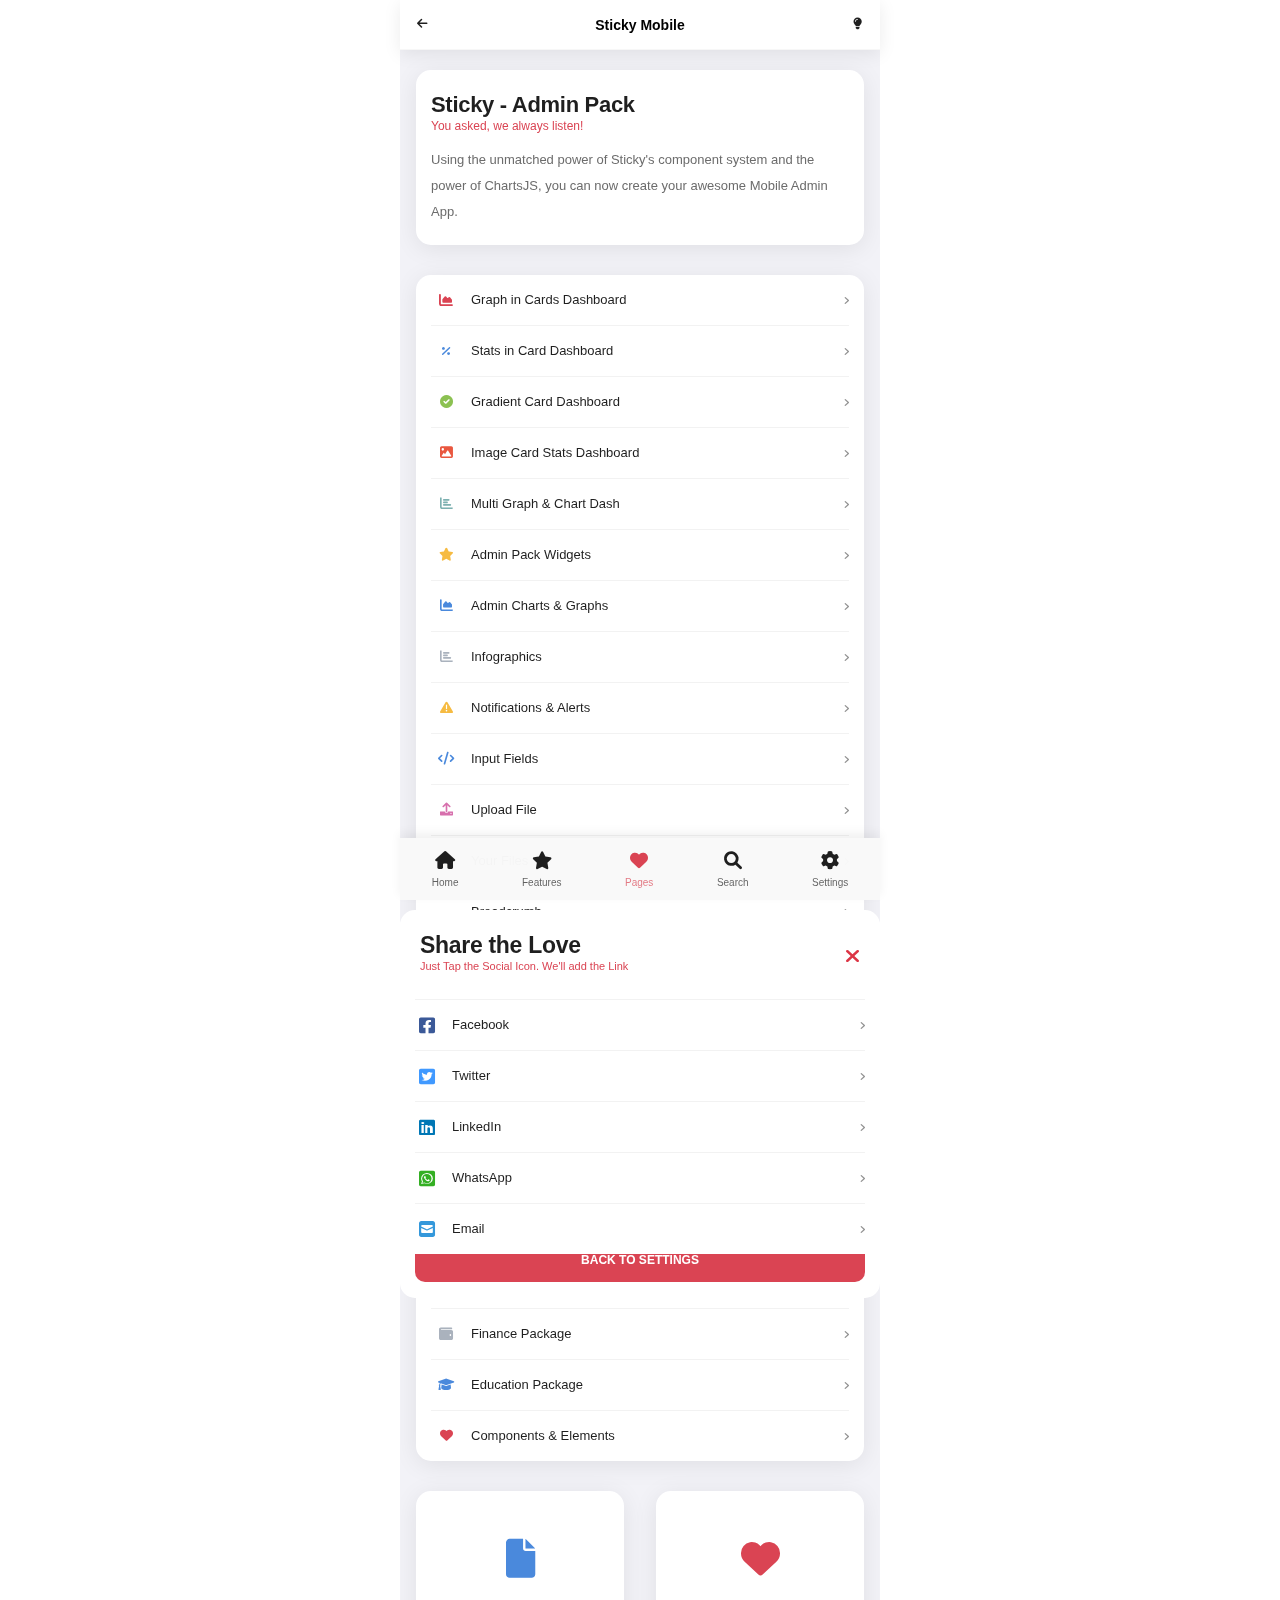
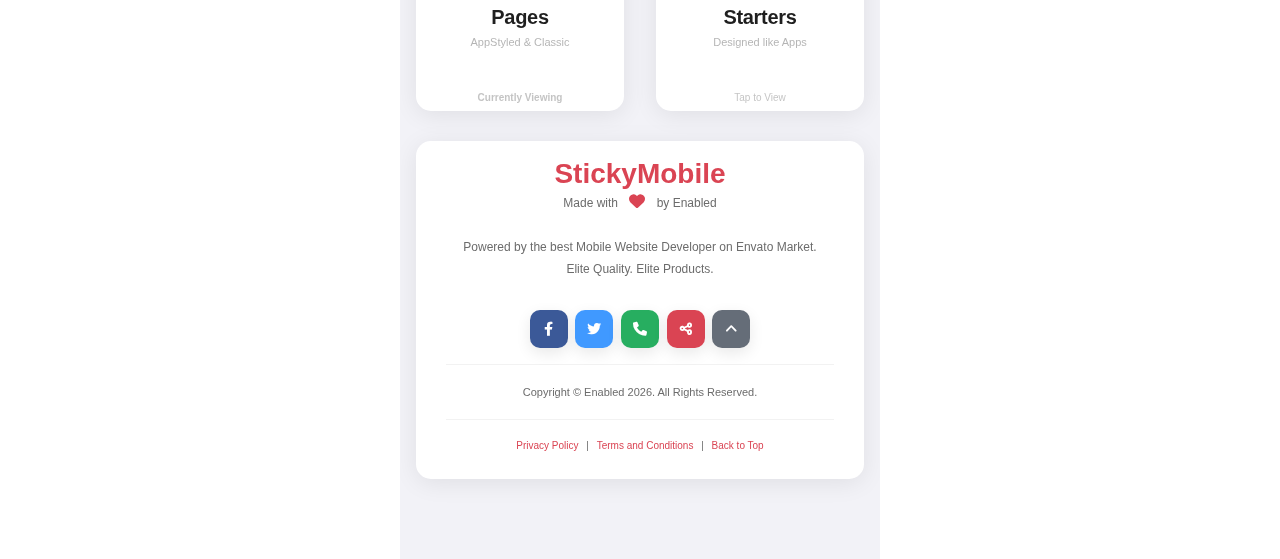
<file: admin.html>
<!DOCTYPE HTML>
<html lang="en">
<head>
<meta http-equiv="Content-Type" content="text/html; charset=utf-8" />
<meta name="apple-mobile-web-app-capable" content="yes">
<meta name="apple-mobile-web-app-status-bar-style" content="black-translucent">
<meta name="viewport" content="width=device-width, initial-scale=1, minimum-scale=1, maximum-scale=1, viewport-fit=cover" />
<title>StickyMobile BootStrap</title>
<link rel="stylesheet" type="text/css" href="styles/bootstrap.css">
<link rel="stylesheet" type="text/css" href="styles/style.css">
<link href="https://fonts.googleapis.com/css?family=Roboto:300,300i,400,400i,500,500i,700,700i,900,900i|Source+Sans+Pro:300,300i,400,400i,600,600i,700,700i,900,900i&display=swap" rel="stylesheet">
<link rel="stylesheet" type="text/css" href="fonts/css/fontawesome-all.min.css">
<link rel="manifest" href="_manifest.json" data-pwa-version="set_in_manifest_and_pwa_js">
<link rel="apple-touch-icon" sizes="180x180" href="app/icons/icon-192x192.png">
</head>

<body class="theme-light" data-highlight="highlight-red" data-gradient="body-default">

<div id="preloader"><div class="spinner-border color-highlight" role="status"></div></div>

<div id="page">

    <div class="header header-fixed header-logo-center">
        <a href="index.html" class="header-title">Sticky Mobile</a>
        <a href="#" data-back-button class="header-icon header-icon-1"><i class="fas fa-arrow-left"></i></a>
        <a href="#" data-toggle-theme class="header-icon header-icon-4"><i class="fas fa-lightbulb"></i></a>
    </div>

    <div id="footer-bar" class="footer-bar-1">
        <a href="index.html"><i class="fa fa-home"></i><span>Home</span></a>
        <a href="index-components.html"><i class="fa fa-star"></i><span>Features</span></a>
        <a href="index-pages.html" class="active-nav"><i class="fa fa-heart"></i><span>Pages</span></a>
        <a href="index-search.html"><i class="fa fa-search"></i><span>Search</span></a>
        <a href="#" data-menu="menu-settings"><i class="fa fa-cog"></i><span>Settings</span></a>
    </div>

    <div class="page-content header-clear-medium">


        <div class="card card-style">
            <div class="content">
                <h1 class="font-22">Sticky - Admin Pack</h1>
                <p class="color-highlight font-12 mt-n3 pt-1 mb-2">You asked, we always listen!</p>
                <p>
					Using the unmatched power of Sticky's component system and the power of ChartsJS,
					you can now create your awesome Mobile Admin App.
                </p>
            </div>
        </div>
        <div class="card card-style">
            <div class="content my-0">
                <div class="list-group list-custom-small check-visited">
                    <a href="page-admin-home-1.html"><i class="fa fa-chart-area font-14 color-red-dark"></i><span>Graph in Cards Dashboard</span><i class="fa fa-angle-right"></i></a>
                    <a href="page-admin-home-2.html"><i class="fa fa-percent font-11 color-blue-dark"></i><span>Stats in Card Dashboard</span><i class="fa fa-angle-right"></i></a>
                    <a href="page-admin-home-3.html"><i class="fa fa-check-circle color-green-dark"></i><span>Gradient Card Dashboard</span><i class="fa fa-angle-right"></i></a>
                    <a href="page-admin-home-4.html"><i class="fa fa-image color-orange-dark"></i><span>Image Card Stats Dashboard</span><i class="fa fa-angle-right"></i></a>
					<a href="page-admin-home-5.html"><i class="fa fa-chart-bar color-teal-dark"></i><span>Multi Graph & Chart Dash</span><i class="fa fa-angle-right"></i></a>
                    <a href="page-admin-widgets.html"><i class="fa fa-star color-yellow-dark"></i><span>Admin Pack Widgets</span><i class="fa fa-angle-right"></i></a>
                    <a href="page-admin-graphs.html"><i class="fa fa-chart-area color-blue-dark"></i><span>Admin Charts & Graphs</span><i class="fa fa-angle-right"></i></a>
                    <a href="component-infographics.html"><i class="fa fa-chart-bar color-gray-dark"></i><span>Infographics</span><i class="fa fa-angle-right"></i></a>
                    <a href="component-notifications.html"><i class="fa fa-exclamation-triangle color-yellow-dark"></i><span>Notifications & Alerts</span><i class="fa fa-angle-right"></i></a>
                    <a href="component-inputs.html"><i class="fa fa-code color-blue-dark"></i><span>Input Fields</span><i class="fa fa-angle-right"></i></a>
                    <a href="component-file-upload.html"><i class="fa fa-upload color-pink-dark"></i><span>Upload File</span><i class="fa fa-angle-right"></i></a>
					<a href="page-admin-file-list.html"><i class="fa fa-file-alt color-yellow-dark"></i><span>Your Files</span><i class="fa fa-angle-right"></i></a>
                    <a href="component-breadcrumb.html"><i class="fa fa-ellipsis-h color-blue-dark"></i><span>Breadcrumb</span><i class="fa fa-angle-right"></i></a>
                    <a href="component-cards-content.html"><i class="fa fa-square color-green-dark"></i><span>Classic Cards</span><i class="fa fa-angle-right"></i></a>
                    <a href="component-cards-captions.html"><i class="fa fa-bold color-red-dark"></i><span>Cards with Captions</span><i class="fa fa-angle-right"></i></a>
                </div>
            </div>
        </div>

        <div class="card card-style">
            <div class="content mb-0">
                <h1>Use with Admin Pack</h1>
                <p class="color-highlight font-12 mt-n3 pt-1 mb-2">Other elements that work great with this pack</p>
                <p class="mb-2">
                    Improve your events page further with these pages. Create to match the Task Package.
                </p>
                <div class="list-group list-custom-small check-visited">
                    <a href="tasks.html"><i class="fa fa-check-circle font-14 color-green-dark"></i><span>Task Package</span><i class="fa fa-angle-right"></i></a>
					<a href="store.html"><i class="fa fa-shopping-bag font-14 color-brown-dark"></i><span>Commerce Package</span><i class="fa fa-angle-right"></i></a>
					<a href="finance.html"><i class="fa fa-wallet font-14 color-gray-dark"></i><span>Finance Package</span><i class="fa fa-angle-right"></i></a>
					<a href="learning.html"><i class="fa fa-graduation-cap color-blue-dark"></i><span>Education Package</span><i class="fa fa-angle-right"></i></a>
                    <a href="index-components.html" class="border-0"><i class="fa fa-heart color-red-dark"></i><span>Components & Elements</span><i class="fa fa-angle-right"></i></a>
                </div>
            </div>
        </div>


        <div class="row text-center mb-0">
            <a href="pages.html" class="col-6 pe-0">
                <div class="card card-style">
                    <i class="fa fa-file color-blue-dark fa-3x mt-5"></i>
                    <h1 class="pt-4 font-20">Pages</h1>
                    <p class="font-11 opacity-50 mt-n2">AppStyled & Classic</p>
                    <p class="mb-0 pb-0 font-10 opacity-40 font-600">Currently Viewing</p>
                </div>
            </a>
            <a href="splash.html" class="col-6 ps-0">
                <div class="card card-style">
                    <i class="fa fa-heart color-highlight fa-3x mt-5"></i>
                    <h1 class="pt-4 font-20">Starters</h1>
                    <p class="font-11 opacity-50 mt-n2">Designed like Apps</p>
                    <p class="mb-0 pb-0 font-10 opacity-40">Tap to View</p>
                </div>
            </a>
        </div>


        <div class="footer card card-style">
            <a href="#" class="footer-title"><span class="color-highlight">StickyMobile</span></a>
            <p class="footer-text"><span>Made with <i class="fa fa-heart color-highlight font-16 ps-2 pe-2"></i> by Enabled</span><br><br>Powered by the best Mobile Website Developer on Envato Market. Elite Quality. Elite Products.</p>
            <div class="text-center mb-3">
                <a href="#" class="icon icon-xs rounded-sm shadow-l me-1 bg-facebook"><i class="fab fa-facebook-f"></i></a>
                <a href="#" class="icon icon-xs rounded-sm shadow-l me-1 bg-twitter"><i class="fab fa-twitter"></i></a>
                <a href="#" class="icon icon-xs rounded-sm shadow-l me-1 bg-phone"><i class="fa fa-phone"></i></a>
                <a href="#" data-menu="menu-share" class="icon icon-xs rounded-sm me-1 shadow-l bg-red-dark"><i class="fa fa-share-alt"></i></a>
                <a href="#" class="back-to-top icon icon-xs rounded-sm shadow-l bg-dark-light"><i class="fa fa-angle-up"></i></a>
            </div>
            <p class="footer-copyright">Copyright &copy; Enabled <span id="copyright-year">2017</span>. All Rights Reserved.</p>
            <p class="footer-links"><a href="#" class="color-highlight">Privacy Policy</a> | <a href="#" class="color-highlight">Terms and Conditions</a> | <a href="#" class="back-to-top color-highlight"> Back to Top</a></p>
            <div class="clear"></div>
        </div>

    </div>

    <!-- End of Page Content-->
    <!-- All Menus, Action Sheets, Modals, Notifications, Toasts, Snackbars get Placed outside the <div class="page-content"> -->

    <div id="menu-settings" class="menu menu-box-bottom menu-box-detached">
        <div class="menu-title mt-0 pt-0"><h1>Settings</h1><p class="color-highlight">Flexible and Easy to Use</p><a href="#" class="close-menu"><i class="fa fa-times"></i></a></div>
        <div class="divider divider-margins mb-n2"></div>
        <div class="content">
            <div class="list-group list-custom-small">
                <a href="#" data-toggle-theme data-trigger-switch="switch-dark-mode" class="pb-2 ms-n1">
                    <i class="fa font-12 fa-moon rounded-s bg-highlight color-white me-3"></i>
                    <span>Dark Mode</span>
                    <div class="custom-control scale-switch ios-switch">
                        <input data-toggle-theme type="checkbox" class="ios-input" id="switch-dark-mode">
                        <label class="custom-control-label" for="switch-dark-mode"></label>
                    </div>
                    <i class="fa fa-angle-right"></i>
                </a>
            </div>
            <div class="list-group list-custom-large">
                <a data-menu="menu-highlights" href="#">
                    <i class="fa font-14 fa-tint bg-green-dark rounded-s"></i>
                    <span>Page Highlight</span>
                    <strong>16 Colors Highlights Included</strong>
                    <span class="badge bg-highlight color-white">HOT</span>
                    <i class="fa fa-angle-right"></i>
                </a>
                <a data-menu="menu-backgrounds" href="#" class="border-0">
                    <i class="fa font-14 fa-cog bg-blue-dark rounded-s"></i>
                    <span>Background Color</span>
                    <strong>10 Page Gradients Included</strong>
                    <span class="badge bg-highlight color-white">NEW</span>
                    <i class="fa fa-angle-right"></i>
                </a>
            </div>
        </div>
    </div>
    <!-- Menu Settings Highlights-->
    <div id="menu-highlights" class="menu menu-box-bottom menu-box-detached">
        <div class="menu-title"><h1>Highlights</h1><p class="color-highlight">Any Element can have a Highlight Color</p><a href="#" class="close-menu"><i class="fa fa-times"></i></a></div>
        <div class="divider divider-margins mb-n2"></div>
        <div class="content">
            <div class="highlight-changer">
                <a href="#" data-change-highlight="blue"><i class="fa fa-circle color-blue-dark"></i><span class="color-blue-light">Default</span></a>
                <a href="#" data-change-highlight="red"><i class="fa fa-circle color-red-dark"></i><span class="color-red-light">Red</span></a>
                <a href="#" data-change-highlight="orange"><i class="fa fa-circle color-orange-dark"></i><span class="color-orange-light">Orange</span></a>
                <a href="#" data-change-highlight="pink2"><i class="fa fa-circle color-pink2-dark"></i><span class="color-pink-dark">Pink</span></a>
                <a href="#" data-change-highlight="magenta"><i class="fa fa-circle color-magenta-dark"></i><span class="color-magenta-light">Purple</span></a>
                <a href="#" data-change-highlight="aqua"><i class="fa fa-circle color-aqua-dark"></i><span class="color-aqua-light">Aqua</span></a>
                <a href="#" data-change-highlight="teal"><i class="fa fa-circle color-teal-dark"></i><span class="color-teal-light">Teal</span></a>
                <a href="#" data-change-highlight="mint"><i class="fa fa-circle color-mint-dark"></i><span class="color-mint-light">Mint</span></a>
                <a href="#" data-change-highlight="green"><i class="fa fa-circle color-green-light"></i><span class="color-green-light">Green</span></a>
                <a href="#" data-change-highlight="grass"><i class="fa fa-circle color-green-dark"></i><span class="color-green-dark">Grass</span></a>
                <a href="#" data-change-highlight="sunny"><i class="fa fa-circle color-yellow-light"></i><span class="color-yellow-light">Sunny</span></a>
                <a href="#" data-change-highlight="yellow"><i class="fa fa-circle color-yellow-dark"></i><span class="color-yellow-light">Goldish</span></a>
                <a href="#" data-change-highlight="brown"><i class="fa fa-circle color-brown-dark"></i><span class="color-brown-light">Wood</span></a>
                <a href="#" data-change-highlight="night"><i class="fa fa-circle color-dark-dark"></i><span class="color-dark-light">Night</span></a>
                <a href="#" data-change-highlight="dark"><i class="fa fa-circle color-dark-light"></i><span class="color-dark-light">Dark</span></a>
                <div class="clearfix"></div>
            </div>
            <a href="#" data-menu="menu-settings" class="mb-3 btn btn-full btn-m rounded-sm bg-highlight shadow-xl text-uppercase font-900 mt-4">Back to Settings</a>
        </div>
    </div>
    <!-- Menu Settings Backgrounds-->
    <div id="menu-backgrounds" class="menu menu-box-bottom menu-box-detached">
        <div class="menu-title"><h1>Backgrounds</h1><p class="color-highlight">Change Page Color Behind Content Boxes</p><a href="#" class="close-menu"><i class="fa fa-times"></i></a></div>
        <div class="divider divider-margins mb-n2"></div>
        <div class="content">
            <div class="background-changer">
                <a href="#" data-change-background="default"><i class="bg-theme"></i><span class="color-dark-dark">Default</span></a>
                <a href="#" data-change-background="plum"><i class="body-plum"></i><span class="color-plum-dark">Plum</span></a>
                <a href="#" data-change-background="magenta"><i class="body-magenta"></i><span class="color-dark-dark">Magenta</span></a>
                <a href="#" data-change-background="dark"><i class="body-dark"></i><span class="color-dark-dark">Dark</span></a>
                <a href="#" data-change-background="violet"><i class="body-violet"></i><span class="color-violet-dark">Violet</span></a>
                <a href="#" data-change-background="red"><i class="body-red"></i><span class="color-red-dark">Red</span></a>
                <a href="#" data-change-background="green"><i class="body-green"></i><span class="color-green-dark">Green</span></a>
                <a href="#" data-change-background="sky"><i class="body-sky"></i><span class="color-sky-dark">Sky</span></a>
                <a href="#" data-change-background="orange"><i class="body-orange"></i><span class="color-orange-dark">Orange</span></a>
                <a href="#" data-change-background="yellow"><i class="body-yellow"></i><span class="color-yellow-dark">Yellow</span></a>
                <div class="clearfix"></div>
            </div>
            <a href="#" data-menu="menu-settings" class="mb-3 btn btn-full btn-m rounded-sm bg-highlight shadow-xl text-uppercase font-900 mt-4">Back to Settings</a>
        </div>
    </div>
    <!-- Menu Share -->
    <div id="menu-share" class="menu menu-box-bottom menu-box-detached">
        <div class="menu-title mt-n1"><h1>Share the Love</h1><p class="color-highlight">Just Tap the Social Icon. We'll add the Link</p><a href="#" class="close-menu"><i class="fa fa-times"></i></a></div>
        <div class="content mb-0">
            <div class="divider mb-0"></div>
            <div class="list-group list-custom-small list-icon-0">
                <a href="auto_generated" class="shareToFacebook external-link">
                    <i class="font-18 fab fa-facebook-square color-facebook"></i>
                    <span class="font-13">Facebook</span>
                    <i class="fa fa-angle-right"></i>
                </a>
                <a href="auto_generated" class="shareToTwitter external-link">
                    <i class="font-18 fab fa-twitter-square color-twitter"></i>
                    <span class="font-13">Twitter</span>
                    <i class="fa fa-angle-right"></i>
                </a>
                <a href="auto_generated" class="shareToLinkedIn external-link">
                    <i class="font-18 fab fa-linkedin color-linkedin"></i>
                    <span class="font-13">LinkedIn</span>
                    <i class="fa fa-angle-right"></i>
                </a>
                <a href="auto_generated" class="shareToWhatsApp external-link">
                    <i class="font-18 fab fa-whatsapp-square color-whatsapp"></i>
                    <span class="font-13">WhatsApp</span>
                    <i class="fa fa-angle-right"></i>
                </a>
                <a href="auto_generated" class="shareToMail external-link border-0">
                    <i class="font-18 fa fa-envelope-square color-mail"></i>
                    <span class="font-13">Email</span>
                    <i class="fa fa-angle-right"></i>
                </a>
            </div>
        </div>
    </div>

</div>

<script type="text/javascript" src="scripts/bootstrap.min.js"></script>
<script type="text/javascript" src="scripts/custom.js"></script>
</body>
</file>
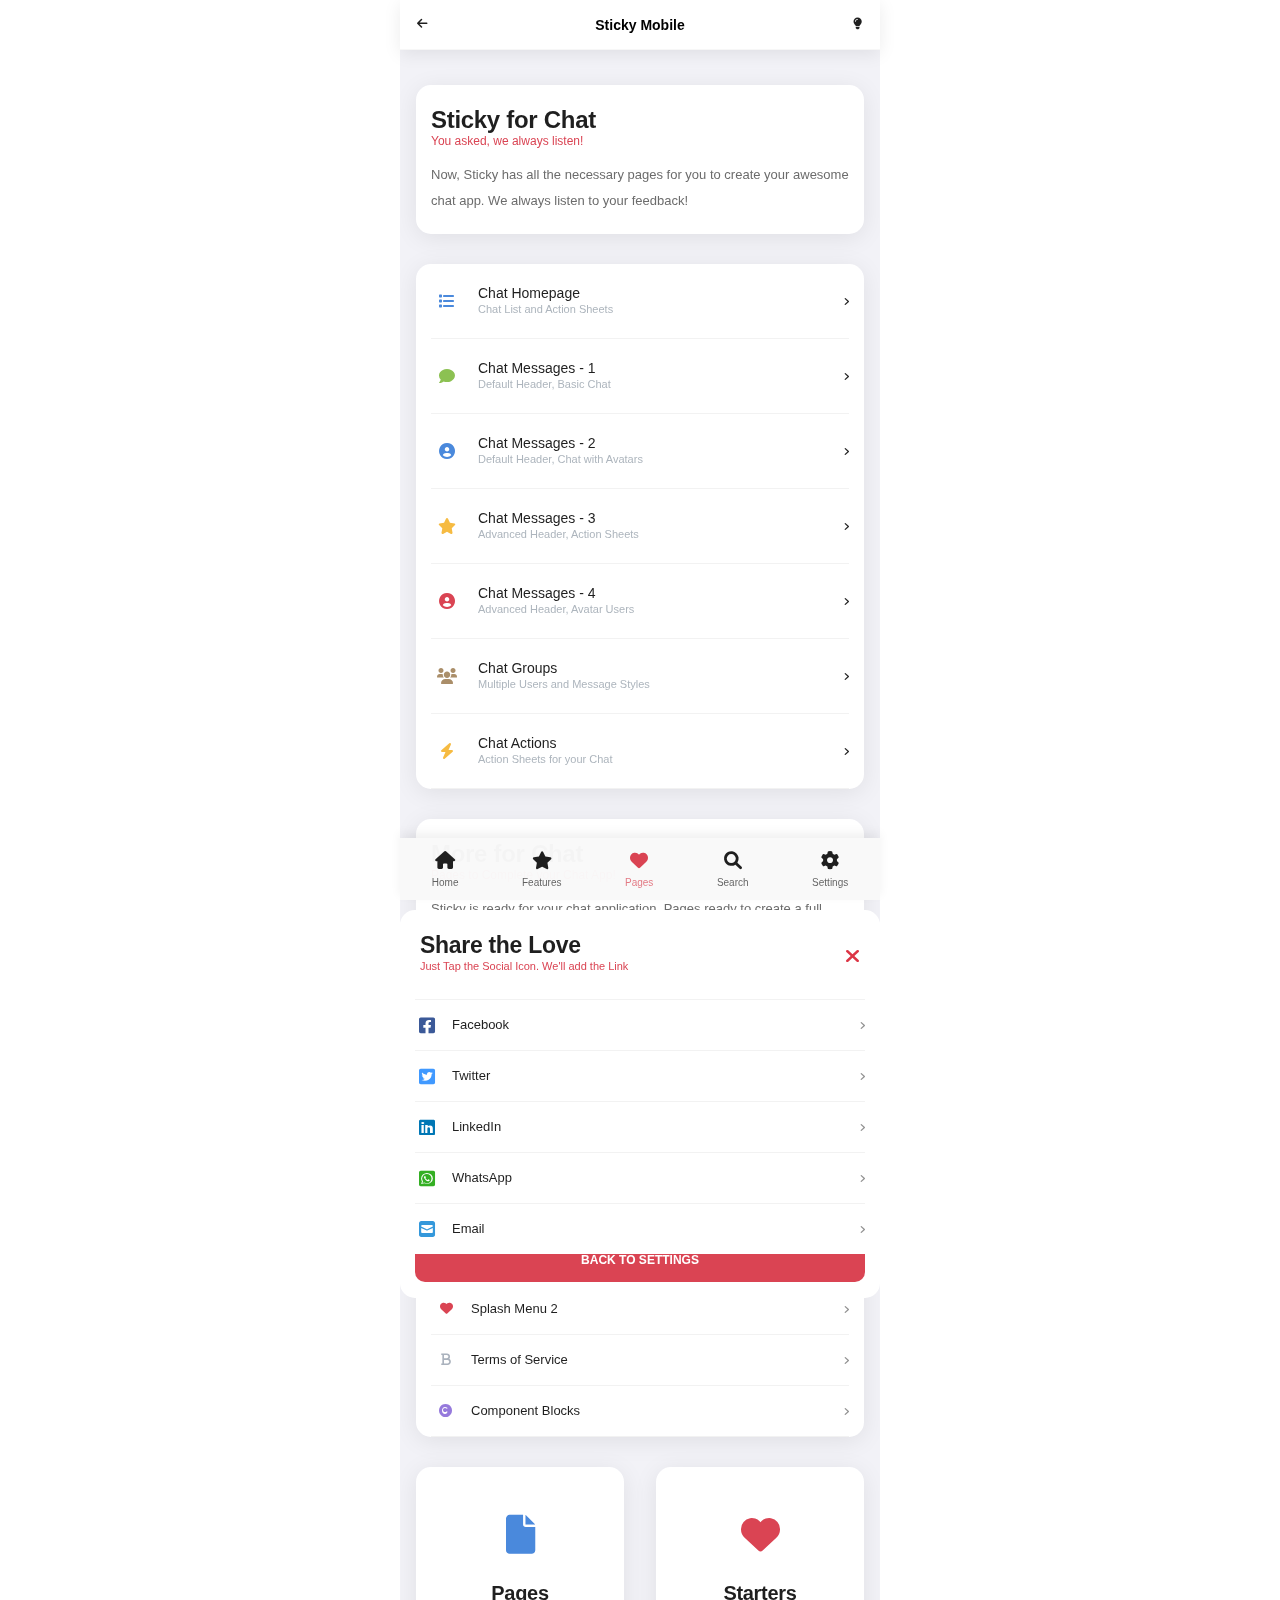
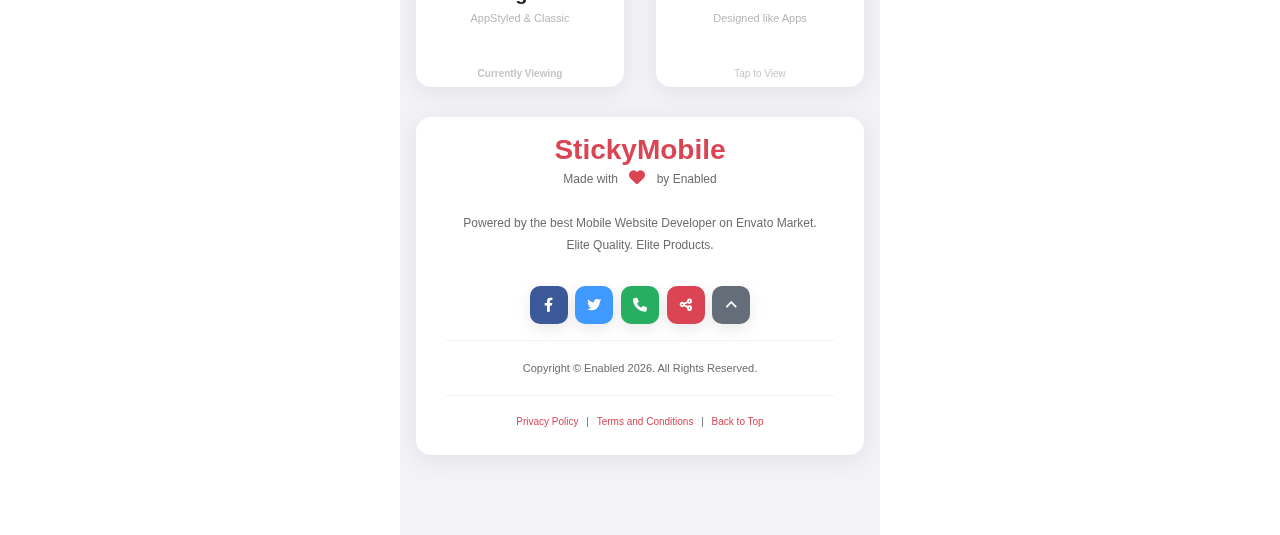
<file: chat.html>
<!DOCTYPE HTML>
<html lang="en">
<head>
<meta http-equiv="Content-Type" content="text/html; charset=utf-8" />
<meta name="apple-mobile-web-app-capable" content="yes">
<meta name="apple-mobile-web-app-status-bar-style" content="black-translucent">
<meta name="viewport" content="width=device-width, initial-scale=1, minimum-scale=1, maximum-scale=1, viewport-fit=cover" />
<title>StickyMobile BootStrap</title>
<link rel="stylesheet" type="text/css" href="styles/bootstrap.css">
<link rel="stylesheet" type="text/css" href="styles/style.css">
<link href="https://fonts.googleapis.com/css?family=Roboto:300,300i,400,400i,500,500i,700,700i,900,900i|Source+Sans+Pro:300,300i,400,400i,600,600i,700,700i,900,900i&display=swap" rel="stylesheet">
<link rel="stylesheet" type="text/css" href="fonts/css/fontawesome-all.min.css">
<link rel="manifest" href="_manifest.json" data-pwa-version="set_in_manifest_and_pwa_js">
<link rel="apple-touch-icon" sizes="180x180" href="app/icons/icon-192x192.png">
</head>

<body class="theme-light" data-highlight="highlight-red" data-gradient="body-default">

<div id="preloader"><div class="spinner-border color-highlight" role="status"></div></div>

<div id="page">

    <div class="header header-fixed header-logo-center">
        <a href="index.html" class="header-title">Sticky Mobile</a>
        <a href="#" data-back-button class="header-icon header-icon-1"><i class="fas fa-arrow-left"></i></a>
        <a href="#" data-toggle-theme class="header-icon header-icon-4"><i class="fas fa-lightbulb"></i></a>
    </div>


    <div id="footer-bar" class="footer-bar-1">
        <a href="index.html"><i class="fa fa-home"></i><span>Home</span></a>
        <a href="index-components.html"><i class="fa fa-star"></i><span>Features</span></a>
        <a href="index-pages.html" class="active-nav"><i class="fa fa-heart"></i><span>Pages</span></a>
        <a href="index-search.html"><i class="fa fa-search"></i><span>Search</span></a>
        <a href="#" data-menu="menu-settings"><i class="fa fa-cog"></i><span>Settings</span></a>
    </div>

    <div class="page-content header-clear-large">

        <div class="card card-style">
            <div class="content">
                <h1>Sticky for Chat</h1>
                <p class="color-highlight font-12 mt-n3 pt-1 mb-2">You asked, we always listen!</p>
                <p>
                    Now, Sticky has all the necessary pages for you to create your awesome chat app. We always listen to your feedback!
                </p>
            </div>
        </div>

        <div class="card card-style">
            <div class="content my-0">
                <div class="list-group list-custom-large check-visited">
                    <a href="page-chat-home.html"><i class="fa fa-list font-16 color-blue-dark"></i><span>Chat Homepage</span><strong>Chat List and Action Sheets</strong><i class="fa fa-angle-right"></i></a>
                    <a href="page-chat-bubbles-1.html"><i class="fa fa-comment font-16 color-green-dark"></i><span>Chat Messages - 1</span><strong>Default Header, Basic Chat</strong><i class="fa fa-angle-right"></i></a>
                    <a href="page-chat-bubbles-5.html"><i class="fa fa-user-circle font-16 color-blue-dark"></i><span>Chat Messages - 2</span><strong>Default Header, Chat with Avatars</strong><i class="fa fa-angle-right"></i></a>
                    <a href="page-chat-bubbles-2.html"><i class="fa fa-star font-16 color-yellow-dark"></i><span>Chat Messages - 3</span><strong>Advanced Header, Action Sheets</strong><i class="fa fa-angle-right"></i></a>
                    <a href="page-chat-bubbles-3.html"><i class="fa fa-user-circle font-16 color-red-dark"></i><span>Chat Messages - 4</span><strong>Advanced Header, Avatar Users</strong><i class="fa fa-angle-right"></i></a>
                    <a href="page-chat-bubbles-4.html"><i class="fa fa-users font-16 color-brown-dark"></i><span>Chat Groups</span><strong>Multiple Users and Message Styles</strong><i class="fa fa-angle-right"></i></a>
                    <a href="page-chat-actions.html"><i class="fa fa-bolt font-16 color-yellow-dark"></i><span>Chat Actions</span><strong>Action Sheets for your Chat</strong><i class="fa fa-angle-right"></i></a>
                </div>
            </div>
        </div>

        <div class="card card-style">
            <div class="content mb-0">
                <h1>More for Chat</h1>
                <p class="color-highlight font-12 mt-n3 pt-1 mb-2">Pages to Complete your Chat App!</p>
                <p>
                    Sticky is ready for your chat application. Pages ready to create a full chat application.
                </p>
                <div class="list-group list-custom-small check-visited">
                    <a href="system.html"><i class="fa fa-heart color-red-dark"></i><span>System Pack</span><i class="fa fa-angle-right"></i></a>
                    <a href="page-profile-1.html"><i class="fa fa-user color-yellow-dark"></i><span>Profile Page 1</span><i class="fa fa-angle-right"></i></a>
                    <a href="page-profile-2.html"><i class="fa fa-user-circle color-mint-dark"></i><span>Profile Page 2</span><i class="fa fa-angle-right"></i></a>
                    <a href="page-settings-1.html"><i class="fa fa-cog color-teal-dark"></i><span>Settings 1</span><i class="fa fa-angle-right"></i></a>
                    <a href="page-settings-2.html"><i class="fa fa-cogs color-brown-dark"></i><span>Settings 2</span><i class="fa fa-angle-right"></i></a>
                    <a href="splash-landing-1.html"><i class="fa fa-star color-yellow-dark"></i><span>Splash Menu 1</span><i class="fa fa-angle-right"></i></a>
                    <a href="splash-landing-2.html"><i class="fa fa-heart color-red-dark"></i><span>Splash Menu 2</span><i class="fa fa-angle-right"></i></a>
                    <a href="page-terms.html"><i class="fa fa-bold color-gray-dark"></i><span>Terms of Service</span><i class="fa fa-angle-right"></i></a>
                    <a href="index-components.html"><i class="fa fa-copyright color-magenta-dark"></i><span>Component Blocks</span><i class="fa fa-angle-right"></i></a>
                </div>

            </div>
        </div>


        <div class="row text-center mb-0">
            <a href="pages.html" class="col-6 pe-0">
                <div class="card card-style">
                    <i class="fa fa-file color-blue-dark fa-3x mt-5"></i>
                    <h1 class="pt-4 font-20">Pages</h1>
                    <p class="font-11 opacity-50 mt-n2">AppStyled & Classic</p>
                    <p class="mb-0 pb-0 font-10 opacity-40 font-600">Currently Viewing</p>
                </div>
            </a>
            <a href="splash.html" class="col-6 ps-0">
                <div class="card card-style">
                    <i class="fa fa-heart color-highlight fa-3x mt-5"></i>
                    <h1 class="pt-4 font-20">Starters</h1>
                    <p class="font-11 opacity-50 mt-n2">Designed like Apps</p>
                    <p class="mb-0 pb-0 font-10 opacity-40">Tap to View</p>
                </div>
            </a>
        </div>


        <div class="footer card card-style">
            <a href="#" class="footer-title"><span class="color-highlight">StickyMobile</span></a>
            <p class="footer-text"><span>Made with <i class="fa fa-heart color-highlight font-16 ps-2 pe-2"></i> by Enabled</span><br><br>Powered by the best Mobile Website Developer on Envato Market. Elite Quality. Elite Products.</p>
            <div class="text-center mb-3">
                <a href="#" class="icon icon-xs rounded-sm shadow-l me-1 bg-facebook"><i class="fab fa-facebook-f"></i></a>
                <a href="#" class="icon icon-xs rounded-sm shadow-l me-1 bg-twitter"><i class="fab fa-twitter"></i></a>
                <a href="#" class="icon icon-xs rounded-sm shadow-l me-1 bg-phone"><i class="fa fa-phone"></i></a>
                <a href="#" data-menu="menu-share" class="icon icon-xs rounded-sm me-1 shadow-l bg-red-dark"><i class="fa fa-share-alt"></i></a>
                <a href="#" class="back-to-top icon icon-xs rounded-sm shadow-l bg-dark-light"><i class="fa fa-angle-up"></i></a>
            </div>
            <p class="footer-copyright">Copyright &copy; Enabled <span id="copyright-year">2017</span>. All Rights Reserved.</p>
            <p class="footer-links"><a href="#" class="color-highlight">Privacy Policy</a> | <a href="#" class="color-highlight">Terms and Conditions</a> | <a href="#" class="back-to-top color-highlight"> Back to Top</a></p>
            <div class="clear"></div>
        </div>


    </div>
    <!-- End of Page Content-->
    <!-- All Menus, Action Sheets, Modals, Notifications, Toasts, Snackbars get Placed outside the <div class="page-content"> -->
    <div id="menu-settings" class="menu menu-box-bottom menu-box-detached">
        <div class="menu-title mt-0 pt-0"><h1>Settings</h1><p class="color-highlight">Flexible and Easy to Use</p><a href="#" class="close-menu"><i class="fa fa-times"></i></a></div>
        <div class="divider divider-margins mb-n2"></div>
        <div class="content">
            <div class="list-group list-custom-small">
                <a href="#" data-toggle-theme data-trigger-switch="switch-dark-mode" class="pb-2 ms-n1">
                    <i class="fa font-12 fa-moon rounded-s bg-highlight color-white me-3"></i>
                    <span>Dark Mode</span>
                    <div class="custom-control scale-switch ios-switch">
                        <input data-toggle-theme type="checkbox" class="ios-input" id="switch-dark-mode">
                        <label class="custom-control-label" for="switch-dark-mode"></label>
                    </div>
                    <i class="fa fa-angle-right"></i>
                </a>
            </div>
            <div class="list-group list-custom-large">
                <a data-menu="menu-highlights" href="#">
                    <i class="fa font-14 fa-tint bg-green-dark rounded-s"></i>
                    <span>Page Highlight</span>
                    <strong>16 Colors Highlights Included</strong>
                    <span class="badge bg-highlight color-white">HOT</span>
                    <i class="fa fa-angle-right"></i>
                </a>
                <a data-menu="menu-backgrounds" href="#" class="border-0">
                    <i class="fa font-14 fa-cog bg-blue-dark rounded-s"></i>
                    <span>Background Color</span>
                    <strong>10 Page Gradients Included</strong>
                    <span class="badge bg-highlight color-white">NEW</span>
                    <i class="fa fa-angle-right"></i>
                </a>
            </div>
        </div>
    </div>
    <!-- Menu Settings Highlights-->
    <div id="menu-highlights" class="menu menu-box-bottom menu-box-detached">
        <div class="menu-title"><h1>Highlights</h1><p class="color-highlight">Any Element can have a Highlight Color</p><a href="#" class="close-menu"><i class="fa fa-times"></i></a></div>
        <div class="divider divider-margins mb-n2"></div>
        <div class="content">
            <div class="highlight-changer">
                <a href="#" data-change-highlight="blue"><i class="fa fa-circle color-blue-dark"></i><span class="color-blue-light">Default</span></a>
                <a href="#" data-change-highlight="red"><i class="fa fa-circle color-red-dark"></i><span class="color-red-light">Red</span></a>
                <a href="#" data-change-highlight="orange"><i class="fa fa-circle color-orange-dark"></i><span class="color-orange-light">Orange</span></a>
                <a href="#" data-change-highlight="pink2"><i class="fa fa-circle color-pink2-dark"></i><span class="color-pink-dark">Pink</span></a>
                <a href="#" data-change-highlight="magenta"><i class="fa fa-circle color-magenta-dark"></i><span class="color-magenta-light">Purple</span></a>
                <a href="#" data-change-highlight="aqua"><i class="fa fa-circle color-aqua-dark"></i><span class="color-aqua-light">Aqua</span></a>
                <a href="#" data-change-highlight="teal"><i class="fa fa-circle color-teal-dark"></i><span class="color-teal-light">Teal</span></a>
                <a href="#" data-change-highlight="mint"><i class="fa fa-circle color-mint-dark"></i><span class="color-mint-light">Mint</span></a>
                <a href="#" data-change-highlight="green"><i class="fa fa-circle color-green-light"></i><span class="color-green-light">Green</span></a>
                <a href="#" data-change-highlight="grass"><i class="fa fa-circle color-green-dark"></i><span class="color-green-dark">Grass</span></a>
                <a href="#" data-change-highlight="sunny"><i class="fa fa-circle color-yellow-light"></i><span class="color-yellow-light">Sunny</span></a>
                <a href="#" data-change-highlight="yellow"><i class="fa fa-circle color-yellow-dark"></i><span class="color-yellow-light">Goldish</span></a>
                <a href="#" data-change-highlight="brown"><i class="fa fa-circle color-brown-dark"></i><span class="color-brown-light">Wood</span></a>
                <a href="#" data-change-highlight="night"><i class="fa fa-circle color-dark-dark"></i><span class="color-dark-light">Night</span></a>
                <a href="#" data-change-highlight="dark"><i class="fa fa-circle color-dark-light"></i><span class="color-dark-light">Dark</span></a>
                <div class="clearfix"></div>
            </div>
            <a href="#" data-menu="menu-settings" class="mb-3 btn btn-full btn-m rounded-sm bg-highlight shadow-xl text-uppercase font-900 mt-4">Back to Settings</a>
        </div>
    </div>
    <!-- Menu Settings Backgrounds-->
    <div id="menu-backgrounds" class="menu menu-box-bottom menu-box-detached">
        <div class="menu-title"><h1>Backgrounds</h1><p class="color-highlight">Change Page Color Behind Content Boxes</p><a href="#" class="close-menu"><i class="fa fa-times"></i></a></div>
        <div class="divider divider-margins mb-n2"></div>
        <div class="content">
            <div class="background-changer">
                <a href="#" data-change-background="default"><i class="bg-theme"></i><span class="color-dark-dark">Default</span></a>
                <a href="#" data-change-background="plum"><i class="body-plum"></i><span class="color-plum-dark">Plum</span></a>
                <a href="#" data-change-background="magenta"><i class="body-magenta"></i><span class="color-dark-dark">Magenta</span></a>
                <a href="#" data-change-background="dark"><i class="body-dark"></i><span class="color-dark-dark">Dark</span></a>
                <a href="#" data-change-background="violet"><i class="body-violet"></i><span class="color-violet-dark">Violet</span></a>
                <a href="#" data-change-background="red"><i class="body-red"></i><span class="color-red-dark">Red</span></a>
                <a href="#" data-change-background="green"><i class="body-green"></i><span class="color-green-dark">Green</span></a>
                <a href="#" data-change-background="sky"><i class="body-sky"></i><span class="color-sky-dark">Sky</span></a>
                <a href="#" data-change-background="orange"><i class="body-orange"></i><span class="color-orange-dark">Orange</span></a>
                <a href="#" data-change-background="yellow"><i class="body-yellow"></i><span class="color-yellow-dark">Yellow</span></a>
                <div class="clearfix"></div>
            </div>
            <a href="#" data-menu="menu-settings" class="mb-3 btn btn-full btn-m rounded-sm bg-highlight shadow-xl text-uppercase font-900 mt-4">Back to Settings</a>
        </div>
    </div>
    <!-- Menu Share -->
    <div id="menu-share" class="menu menu-box-bottom menu-box-detached">
        <div class="menu-title mt-n1"><h1>Share the Love</h1><p class="color-highlight">Just Tap the Social Icon. We'll add the Link</p><a href="#" class="close-menu"><i class="fa fa-times"></i></a></div>
        <div class="content mb-0">
            <div class="divider mb-0"></div>
            <div class="list-group list-custom-small list-icon-0">
                <a href="auto_generated" class="shareToFacebook external-link">
                    <i class="font-18 fab fa-facebook-square color-facebook"></i>
                    <span class="font-13">Facebook</span>
                    <i class="fa fa-angle-right"></i>
                </a>
                <a href="auto_generated" class="shareToTwitter external-link">
                    <i class="font-18 fab fa-twitter-square color-twitter"></i>
                    <span class="font-13">Twitter</span>
                    <i class="fa fa-angle-right"></i>
                </a>
                <a href="auto_generated" class="shareToLinkedIn external-link">
                    <i class="font-18 fab fa-linkedin color-linkedin"></i>
                    <span class="font-13">LinkedIn</span>
                    <i class="fa fa-angle-right"></i>
                </a>
                <a href="auto_generated" class="shareToWhatsApp external-link">
                    <i class="font-18 fab fa-whatsapp-square color-whatsapp"></i>
                    <span class="font-13">WhatsApp</span>
                    <i class="fa fa-angle-right"></i>
                </a>
                <a href="auto_generated" class="shareToMail external-link border-0">
                    <i class="font-18 fa fa-envelope-square color-mail"></i>
                    <span class="font-13">Email</span>
                    <i class="fa fa-angle-right"></i>
                </a>
            </div>
        </div>
    </div>


</div>

<script type="text/javascript" src="scripts/bootstrap.min.js"></script>
<script type="text/javascript" src="scripts/custom.js"></script>
</body>
</file>
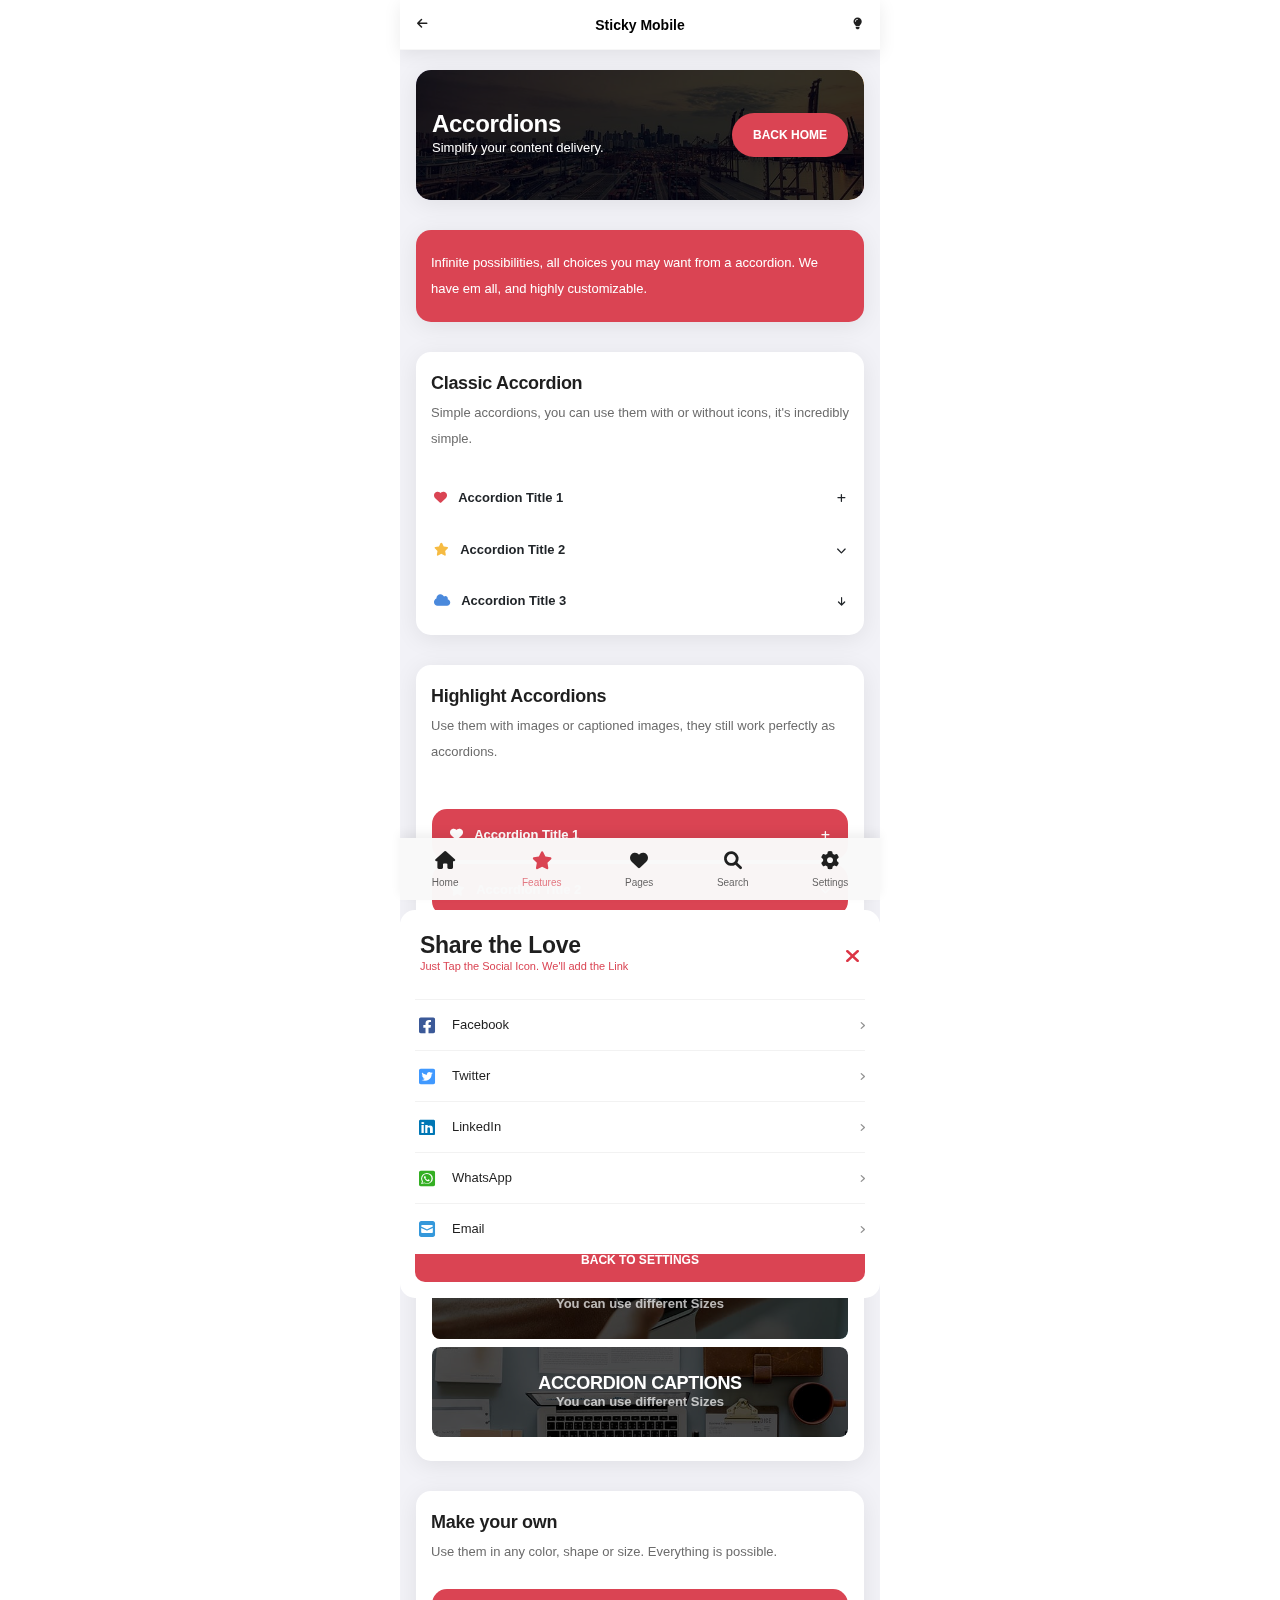
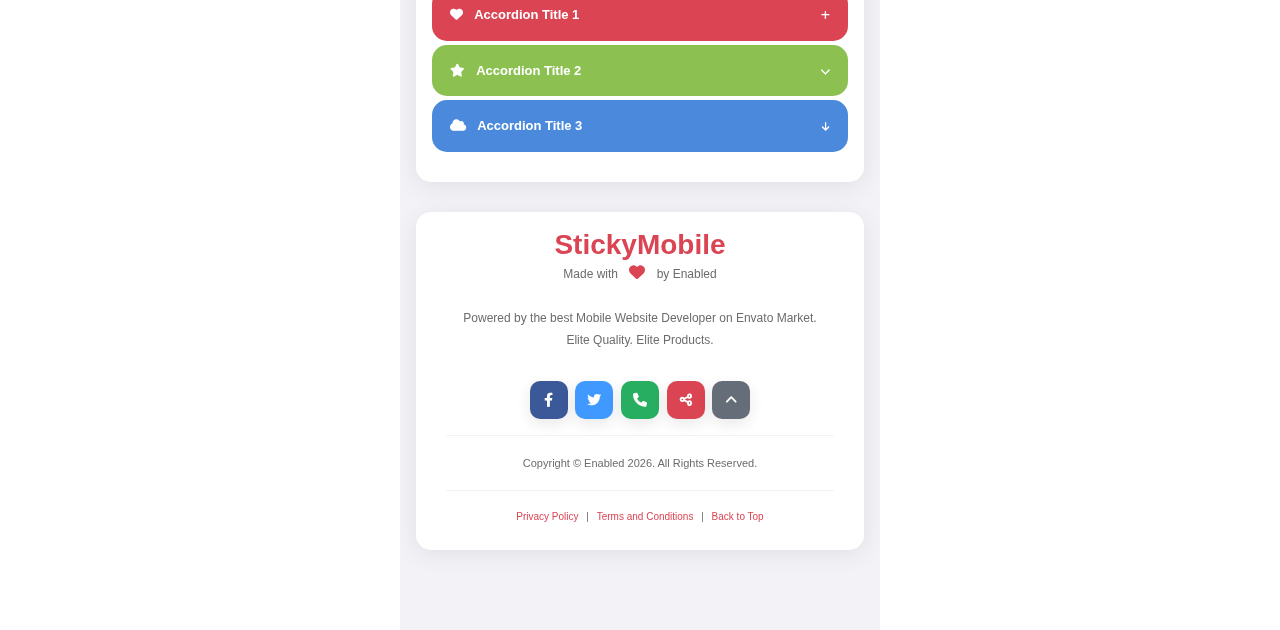
<file: component-accordion.html>
<!DOCTYPE HTML>
<html lang="en">
<head>
<meta http-equiv="Content-Type" content="text/html; charset=utf-8" />
<meta name="apple-mobile-web-app-capable" content="yes">
<meta name="apple-mobile-web-app-status-bar-style" content="black-translucent">
<meta name="viewport" content="width=device-width, initial-scale=1, minimum-scale=1, maximum-scale=1, viewport-fit=cover" />
<title>StickyMobile BootStrap</title>
<link rel="stylesheet" type="text/css" href="styles/bootstrap.css">
<link rel="stylesheet" type="text/css" href="styles/style.css">
<link href="https://fonts.googleapis.com/css?family=Roboto:300,300i,400,400i,500,500i,700,700i,900,900i|Source+Sans+Pro:300,300i,400,400i,600,600i,700,700i,900,900i&display=swap" rel="stylesheet">
<link rel="stylesheet" type="text/css" href="fonts/css/fontawesome-all.min.css">
<link rel="manifest" href="_manifest.json" data-pwa-version="set_in_manifest_and_pwa_js">
<link rel="apple-touch-icon" sizes="180x180" href="app/icons/icon-192x192.png">
</head>

<body class="theme-light" data-highlight="highlight-red" data-gradient="body-default">

<div id="preloader"><div class="spinner-border color-highlight" role="status"></div></div>

<div id="page">

    <div class="header header-fixed header-logo-center">
        <a href="index.html" class="header-title">Sticky Mobile</a>
        <a href="#" data-back-button class="header-icon header-icon-1"><i class="fas fa-arrow-left"></i></a>
        <a href="#" data-toggle-theme class="header-icon header-icon-4"><i class="fas fa-lightbulb"></i></a>
    </div>

    <div id="footer-bar" class="footer-bar-1">
        <a href="index.html"><i class="fa fa-home"></i><span>Home</span></a>
        <a href="index-components.html" class="active-nav"><i class="fa fa-star"></i><span>Features</span></a>
        <a href="index-pages.html"><i class="fa fa-heart"></i><span>Pages</span></a>
        <a href="index-search.html"><i class="fa fa-search"></i><span>Search</span></a>
        <a href="#" data-menu="menu-settings"><i class="fa fa-cog"></i><span>Settings</span></a>
    </div>

    <div class="page-content header-clear-medium">

        <div class="card card-style preload-img" data-src="images/pictures/18w.jpg" data-card-height="130">
            <div class="card-center ms-3">
                <h1 class="color-white mb-0">Accordions</h1>
                <p class="color-white mt-n1 mb-0">Simplify your content delivery.</p>
            </div>
            <div class="card-center me-3">
                <a href="#" data-back-button class="btn btn-m float-end rounded-xl shadow-xl text-uppercase font-800 bg-highlight">Back Home</a>
            </div>
            <div class="card-overlay bg-black opacity-80"></div>
        </div>

        <div class="card card-style bg-red-dark">
            <div class="content pb-0">
                <p class="color-white">
                    Infinite possibilities, all choices you may want from a accordion. We have em all, and highly customizable.
                </p>
            </div>
        </div>

        <div class="card card-style">
            <div class="content">
                <h4>Classic Accordion</h4>
                <p>
                    Simple accordions, you can use them with or without icons, it's incredibly simple.
                </p>
            </div>

            <div class="accordion" id="accordion-1">
                <div class="mb-">
                    <button class="btn accordion-btn no-effect" data-bs-toggle="collapse" data-bs-target="#collapse1">
                        <i class="fa fa-heart color-red-dark me-2"></i>
                        Accordion Title 1
                        <i class="fa fa-plus font-10 accordion-icon"></i>
                    </button>
                    <div id="collapse1" class="collapse" data-bs-parent="#accordion-1">
                        <div class="pt-1 pb-2 ps-3 pe-3">
                            <p>This is the accordion content. You can add any content you want to it. Really, anything! Add images, text, lists, captions or any element you want.</p>
                        </div>
                    </div>
                </div>
                <div class="mb-0">
                    <button class="btn accordion-btn no-effect"  data-bs-toggle="collapse" data-bs-target="#collapse2">
                        <i class="fa fa-star color-yellow-dark me-2"></i>
                        Accordion Title 2
                        <i class="fa fa-chevron-down font-10 accordion-icon"></i>
                    </button>
                    <div id="collapse2" class="collapse"  data-bs-parent="#accordion-1">
                        <div class="pt-1 pb-2 ps-3 pe-3">
                            <p>This is the accordion content. You can add any content you want to it. Really, anything! Add images, text, lists, captions or any element you want.</p>
                        </div>
                    </div>
                </div>
                <div class="mb-2">
                    <button class="btn accordion-btn no-effect" data-bs-toggle="collapse" data-bs-target="#collapse3">
                        <i class="fa fa-cloud color-blue-dark me-2"></i>
                        Accordion Title 3
                        <i class="fa fa-arrow-down font-10 accordion-icon"></i>
                    </button>
                    <div id="collapse3" class="collapse"  data-bs-parent="#accordion-1">
                        <div class="pt-1 pb-2 ps-3 pe-3">
                            <p>This is the accordion content. You can add any content you want to it. Really, anything! Add images, text, lists, captions or any element you want.</p>
                        </div>
                    </div>
                </div>
            </div>
        </div>


        <div class="card card-style">
            <div class="content">
                <h4>Highlight Accordions</h4>
                <p>
                    Use them with images or captioned images, they still work perfectly as accordions.
                </p>
            </div>

            <div class="accordion mt-4" id="accordion-2">
                <div class="card card-style shadow-0 bg-highlight mb-1">
                    <button class="btn accordion-btn  color-white no-effect" data-bs-toggle="collapse" data-bs-target="#collapse4">
                        <i class="fa fa-heart me-2"></i>
                        Accordion Title 1
                        <i class="fa fa-plus font-10 accordion-icon"></i>
                    </button>

                    <div id="collapse4" class="collapse bg-theme" data-bs-parent="#accordion-2">
                        <div class="pt-3 pb-3">
                            <p class="mb-0">This is the accordion content. You can add any content you want to it. Really, anything! Add images, text, lists, captions or any element you want.</p>
                        </div>
                    </div>
                </div>
                <div class="card card-style shadow-0 bg-highlight mb-1">
                    <button class="btn accordion-btn color-white no-effect" data-bs-toggle="collapse" data-bs-target="#collapse5">
                        <i class="fa fa-star me-2"></i>
                        Accordion Title 2
                        <i class="fa fa-chevron-down font-10 accordion-icon"></i>
                    </button>
                    <div id="collapse5" class="collapse bg-theme" data-bs-parent="#accordion-2">
                        <div class="pt-3 pb-3">
                            <p class="mb-0">This is the accordion content. You can add any content you want to it. Really, anything! Add images, text, lists, captions or any element you want.</p>
                        </div>
                    </div>
                </div>
                <div class="card card-style shadow-0 bg-highlight">
                    <button class="btn accordion-btn color-white no-effect" data-bs-toggle="collapse" data-bs-target="#collapse6">
                        <i class="fa fa-cloud me-2"></i>
                        Accordion Title 3
                        <i class="fa fa-arrow-down font-10 accordion-icon"></i>
                    </button>
                    <div id="collapse6" class="collapse bg-theme" data-bs-parent="#accordion-2">
                        <div class="pt-3 pb-3">
                            <p class="mb-0">This is the accordion content. You can add any content you want to it. Really, anything! Add images, text, lists, captions or any element you want.</p>
                        </div>
                    </div>
                </div>
            </div>
        </div>

        <div class="card card-style pb-3">
            <div class="content">
                <h4>Caption Accordion</h4>
                <p>
                    Use them with images or captioned images, they still work perfectly as accordions.
                </p>
            </div>
            <div class="accordion mb-2" id="accordion-3">
                <div data-card-height="90" class="card card-style bg-25 mb-0 rounded-s">
                    <div class="card-center">
                        <button class="btn accordion-btn" data-bs-toggle="collapse" data-bs-target="#collapse7">
                            <h4 class="text-center color-white text-uppercase">Accordion Captions</h4>
                            <p class="text-center color-white opacity-70 mb-0 mt-n2">You can use captions for Accordions</p>
                        </button>
                    </div>
                    <div class="card-overlay rounded-s bg-black opacity-70"></div>
                </div>
                <div id="collapse7" class="collapse" data-bs-parent="#accordion-3">
                    <div class="pt-3 pb-3 ps-4 pe-4">
                        <p class="mb-0">This is the accordion content. You can add any content you want to it. Really, anything! Add images, text, lists, captions or any element you want.</p>
                    </div>
                </div>

                <div data-card-height="90" class="card card-style bg-28 mb-0 mt-2 rounded-s">
                    <div class="card-center">
                        <button class="btn accordion-btn" data-bs-toggle="collapse" data-bs-target="#collapse8">
                            <h4 class="text-center color-white text-uppercase">Accordion Captions</h4>
                            <p class="text-center color-white opacity-70 mb-0 mt-n2">You can use different Sizes</p>
                        </button>
                    </div>
                    <div class="card-overlay rounded-s bg-black opacity-70"></div>
                </div>
                <div id="collapse8" class="collapse" data-bs-parent="#accordion-3">
                    <div class="pt-3 pb-3 ps-4 pe-4">
                        <p class="mb-0">This is the accordion content. You can add any content you want to it. Really, anything! Add images, text, lists, captions or any element you want.</p>
                    </div>
                </div>

                <div data-card-height="90" class="card card-style bg-27 mb-0 mt-2 rounded-s">
                    <div class="card-center">
                        <button class="btn accordion-btn" data-bs-toggle="collapse" data-bs-target="#collapse10">
                            <h4 class="text-center color-white text-uppercase">Accordion Captions</h4>
                            <p class="text-center color-white opacity-70 mb-0 mt-n2">You can use different Sizes</p>
                        </button>
                    </div>
                    <div class="card-overlay rounded-s bg-black opacity-70"></div>
                </div>
                <div id="collapse10" class="collapse" data-bs-parent="#accordion-3">
                    <div class="pt-3 pb-3 ps-4 pe-4">
                        <p class="mb-0">This is the accordion content. You can add any content you want to it. Really, anything! Add images, text, lists, captions or any element you want.</p>
                    </div>
                </div>
            </div>
        </div>

        <div class="card card-style">
            <div class="content mb-0">
                <h4>Make your own</h4>
                <p>
                    Use them in any color, shape or size. Everything is possible.
                </p>
            </div>
            <div class="accordion mt-4" id="accordion-6">
                <div class="card card-style shadow-0 bg-highlight mb-1">
                    <button class="btn accordion-btn  color-white no-effect" data-bs-toggle="collapse" data-bs-target="#collapse11">
                        <i class="fa fa-heart me-2"></i>
                        Accordion Title 1
                        <i class="fa fa-plus font-10 accordion-icon"></i>
                    </button>

                    <div id="collapse11" class="collapse bg-theme" data-bs-parent="#accordion-6">
                        <div class="pt-3 pb-3 color-theme">
                            This is the accordion content. You can add any content you want to it. Really, anything! Add images, text, lists, captions or any element you want.
                        </div>
                    </div>
                </div>
                <div class="card card-style bg-green-dark mb-1">
                    <button class="btn accordion-btn color-white no-effect" data-bs-toggle="collapse" data-bs-target="#collapse12">
                        <i class="fa fa-star me-2"></i>
                        Accordion Title 2
                        <i class="fa fa-chevron-down font-10 accordion-icon"></i>
                    </button>
                    <div id="collapse12" class="collapse bg-theme" data-bs-parent="#accordion-6">
                        <div class="pt-3 pb-3 color-theme">
                            This is the accordion content. You can add any content you want to it. Really, anything! Add images, text, lists, captions or any element you want.
                        </div>
                    </div>
                </div>
                <div class="card card-style bg-blue-dark">
                    <button class="btn accordion-btn color-white no-effect" data-bs-toggle="collapse" data-bs-target="#collapse13">
                        <i class="fa fa-cloud me-2"></i>
                        Accordion Title 3
                        <i class="fa fa-arrow-down font-10 accordion-icon"></i>
                    </button>
                    <div id="collapse13" class="collapse bg-theme" data-bs-parent="#accordion-6">
                        <div class="pt-3 pb-3 color-theme">
                            This is the accordion content. You can add any content you want to it. Really, anything! Add images, text, lists, captions or any element you want.
                        </div>
                    </div>
                </div>
            </div>
        </div>


        <div class="footer card card-style">
            <a href="#" class="footer-title"><span class="color-highlight">StickyMobile</span></a>
            <p class="footer-text"><span>Made with <i class="fa fa-heart color-highlight font-16 ps-2 pe-2"></i> by Enabled</span><br><br>Powered by the best Mobile Website Developer on Envato Market. Elite Quality. Elite Products.</p>
            <div class="text-center mb-3">
                <a href="#" class="icon icon-xs rounded-sm shadow-l me-1 bg-facebook"><i class="fab fa-facebook-f"></i></a>
                <a href="#" class="icon icon-xs rounded-sm shadow-l me-1 bg-twitter"><i class="fab fa-twitter"></i></a>
                <a href="#" class="icon icon-xs rounded-sm shadow-l me-1 bg-phone"><i class="fa fa-phone"></i></a>
                <a href="#" data-menu="menu-share" class="icon icon-xs rounded-sm me-1 shadow-l bg-red-dark"><i class="fa fa-share-alt"></i></a>
                <a href="#" class="back-to-top icon icon-xs rounded-sm shadow-l bg-dark-light"><i class="fa fa-angle-up"></i></a>
            </div>
            <p class="footer-copyright">Copyright &copy; Enabled <span id="copyright-year">2017</span>. All Rights Reserved.</p>
            <p class="footer-links"><a href="#" class="color-highlight">Privacy Policy</a> | <a href="#" class="color-highlight">Terms and Conditions</a> | <a href="#" class="back-to-top color-highlight"> Back to Top</a></p>
            <div class="clear"></div>
        </div>

    </div>
    <!-- End of Page Content-->
    <!-- All Menus, Action Sheets, Modals, Notifications, Toasts get Placed outside the <div class="page-content"> -->
    <div id="menu-settings" class="menu menu-box-bottom menu-box-detached">
        <div class="menu-title mt-0 pt-0"><h1>Settings</h1><p class="color-highlight">Flexible and Easy to Use</p><a href="#" class="close-menu"><i class="fa fa-times"></i></a></div>
        <div class="divider divider-margins mb-n2"></div>
        <div class="content">
            <div class="list-group list-custom-small">
                <a href="#" data-toggle-theme data-trigger-switch="switch-dark-mode" class="pb-2 ms-n1">
                    <i class="fa font-12 fa-moon rounded-s bg-highlight color-white me-3"></i>
                    <span>Dark Mode</span>
                    <div class="custom-control scale-switch ios-switch">
                        <input data-toggle-theme type="checkbox" class="ios-input" id="switch-dark-mode">
                        <label class="custom-control-label" for="switch-dark-mode"></label>
                    </div>
                    <i class="fa fa-angle-right"></i>
                </a>
            </div>
            <div class="list-group list-custom-large">
                <a data-menu="menu-highlights" href="#">
                    <i class="fa font-14 fa-tint bg-green-dark rounded-s"></i>
                    <span>Page Highlight</span>
                    <strong>16 Colors Highlights Included</strong>
                    <span class="badge bg-highlight color-white">HOT</span>
                    <i class="fa fa-angle-right"></i>
                </a>
                <a data-menu="menu-backgrounds" href="#" class="border-0">
                    <i class="fa font-14 fa-cog bg-blue-dark rounded-s"></i>
                    <span>Background Color</span>
                    <strong>10 Page Gradients Included</strong>
                    <span class="badge bg-highlight color-white">NEW</span>
                    <i class="fa fa-angle-right"></i>
                </a>
            </div>
        </div>
    </div>
    <!-- Menu Settings Highlights-->
    <div id="menu-highlights" class="menu menu-box-bottom menu-box-detached">
        <div class="menu-title"><h1>Highlights</h1><p class="color-highlight">Any Element can have a Highlight Color</p><a href="#" class="close-menu"><i class="fa fa-times"></i></a></div>
        <div class="divider divider-margins mb-n2"></div>
        <div class="content">
            <div class="highlight-changer">
                <a href="#" data-change-highlight="blue"><i class="fa fa-circle color-blue-dark"></i><span class="color-blue-light">Default</span></a>
                <a href="#" data-change-highlight="red"><i class="fa fa-circle color-red-dark"></i><span class="color-red-light">Red</span></a>
                <a href="#" data-change-highlight="orange"><i class="fa fa-circle color-orange-dark"></i><span class="color-orange-light">Orange</span></a>
                <a href="#" data-change-highlight="pink2"><i class="fa fa-circle color-pink2-dark"></i><span class="color-pink-dark">Pink</span></a>
                <a href="#" data-change-highlight="magenta"><i class="fa fa-circle color-magenta-dark"></i><span class="color-magenta-light">Purple</span></a>
                <a href="#" data-change-highlight="aqua"><i class="fa fa-circle color-aqua-dark"></i><span class="color-aqua-light">Aqua</span></a>
                <a href="#" data-change-highlight="teal"><i class="fa fa-circle color-teal-dark"></i><span class="color-teal-light">Teal</span></a>
                <a href="#" data-change-highlight="mint"><i class="fa fa-circle color-mint-dark"></i><span class="color-mint-light">Mint</span></a>
                <a href="#" data-change-highlight="green"><i class="fa fa-circle color-green-light"></i><span class="color-green-light">Green</span></a>
                <a href="#" data-change-highlight="grass"><i class="fa fa-circle color-green-dark"></i><span class="color-green-dark">Grass</span></a>
                <a href="#" data-change-highlight="sunny"><i class="fa fa-circle color-yellow-light"></i><span class="color-yellow-light">Sunny</span></a>
                <a href="#" data-change-highlight="yellow"><i class="fa fa-circle color-yellow-dark"></i><span class="color-yellow-light">Goldish</span></a>
                <a href="#" data-change-highlight="brown"><i class="fa fa-circle color-brown-dark"></i><span class="color-brown-light">Wood</span></a>
                <a href="#" data-change-highlight="night"><i class="fa fa-circle color-dark-dark"></i><span class="color-dark-light">Night</span></a>
                <a href="#" data-change-highlight="dark"><i class="fa fa-circle color-dark-light"></i><span class="color-dark-light">Dark</span></a>
                <div class="clearfix"></div>
            </div>
            <a href="#" data-menu="menu-settings" class="mb-3 btn btn-full btn-m rounded-sm bg-highlight shadow-xl text-uppercase font-900 mt-4">Back to Settings</a>
        </div>
    </div>
    <!-- Menu Settings Backgrounds-->
    <div id="menu-backgrounds" class="menu menu-box-bottom menu-box-detached">
        <div class="menu-title"><h1>Backgrounds</h1><p class="color-highlight">Change Page Color Behind Content Boxes</p><a href="#" class="close-menu"><i class="fa fa-times"></i></a></div>
        <div class="divider divider-margins mb-n2"></div>
        <div class="content">
            <div class="background-changer">
                <a href="#" data-change-background="default"><i class="bg-theme"></i><span class="color-dark-dark">Default</span></a>
                <a href="#" data-change-background="plum"><i class="body-plum"></i><span class="color-plum-dark">Plum</span></a>
                <a href="#" data-change-background="magenta"><i class="body-magenta"></i><span class="color-dark-dark">Magenta</span></a>
                <a href="#" data-change-background="dark"><i class="body-dark"></i><span class="color-dark-dark">Dark</span></a>
                <a href="#" data-change-background="violet"><i class="body-violet"></i><span class="color-violet-dark">Violet</span></a>
                <a href="#" data-change-background="red"><i class="body-red"></i><span class="color-red-dark">Red</span></a>
                <a href="#" data-change-background="green"><i class="body-green"></i><span class="color-green-dark">Green</span></a>
                <a href="#" data-change-background="sky"><i class="body-sky"></i><span class="color-sky-dark">Sky</span></a>
                <a href="#" data-change-background="orange"><i class="body-orange"></i><span class="color-orange-dark">Orange</span></a>
                <a href="#" data-change-background="yellow"><i class="body-yellow"></i><span class="color-yellow-dark">Yellow</span></a>
                <div class="clearfix"></div>
            </div>
            <a href="#" data-menu="menu-settings" class="mb-3 btn btn-full btn-m rounded-sm bg-highlight shadow-xl text-uppercase font-900 mt-4">Back to Settings</a>
        </div>
    </div>
    <!-- Menu Share -->
    <div id="menu-share" class="menu menu-box-bottom menu-box-detached">
        <div class="menu-title mt-n1"><h1>Share the Love</h1><p class="color-highlight">Just Tap the Social Icon. We'll add the Link</p><a href="#" class="close-menu"><i class="fa fa-times"></i></a></div>
        <div class="content mb-0">
            <div class="divider mb-0"></div>
            <div class="list-group list-custom-small list-icon-0">
                <a href="auto_generated" class="shareToFacebook external-link">
                    <i class="font-18 fab fa-facebook-square color-facebook"></i>
                    <span class="font-13">Facebook</span>
                    <i class="fa fa-angle-right"></i>
                </a>
                <a href="auto_generated" class="shareToTwitter external-link">
                    <i class="font-18 fab fa-twitter-square color-twitter"></i>
                    <span class="font-13">Twitter</span>
                    <i class="fa fa-angle-right"></i>
                </a>
                <a href="auto_generated" class="shareToLinkedIn external-link">
                    <i class="font-18 fab fa-linkedin color-linkedin"></i>
                    <span class="font-13">LinkedIn</span>
                    <i class="fa fa-angle-right"></i>
                </a>
                <a href="auto_generated" class="shareToWhatsApp external-link">
                    <i class="font-18 fab fa-whatsapp-square color-whatsapp"></i>
                    <span class="font-13">WhatsApp</span>
                    <i class="fa fa-angle-right"></i>
                </a>
                <a href="auto_generated" class="shareToMail external-link border-0">
                    <i class="font-18 fa fa-envelope-square color-mail"></i>
                    <span class="font-13">Email</span>
                    <i class="fa fa-angle-right"></i>
                </a>
            </div>
        </div>
    </div>

</div>

<script type="text/javascript" src="scripts/bootstrap.min.js"></script>
<script type="text/javascript" src="scripts/custom.js"></script>
</body>
</file>
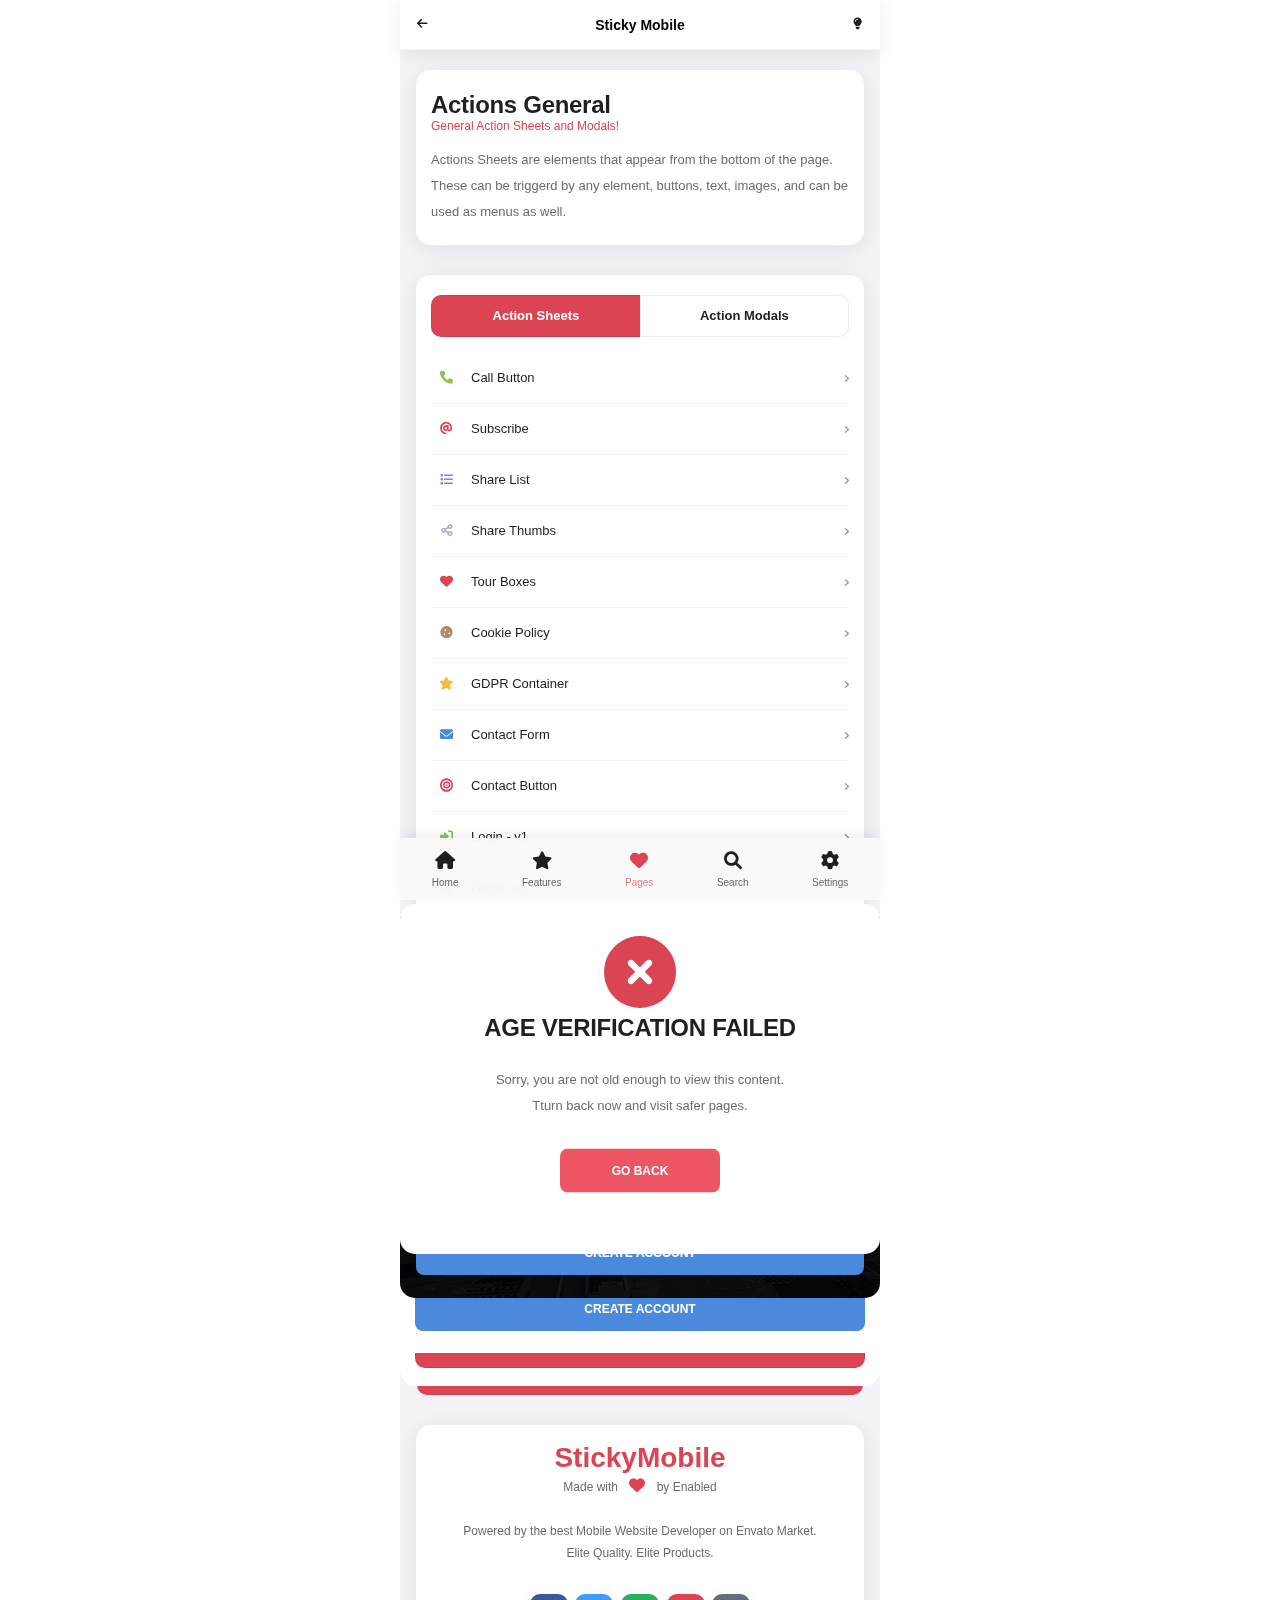
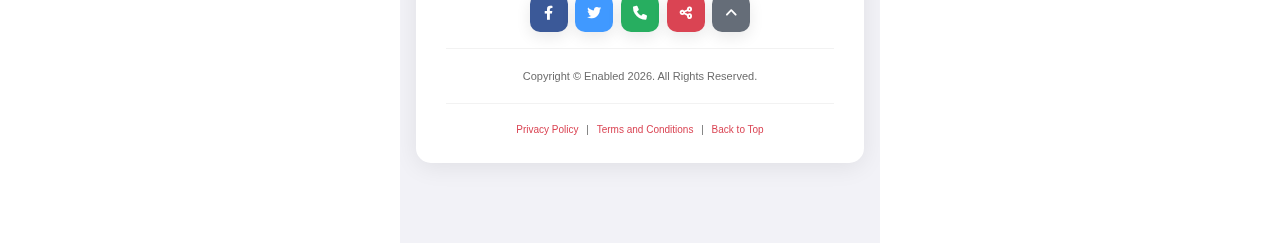
<file: component-actions-general.html>
<!DOCTYPE HTML>
<html lang="en">
<head>
<meta http-equiv="Content-Type" content="text/html; charset=utf-8" />
<meta name="apple-mobile-web-app-capable" content="yes">
<meta name="apple-mobile-web-app-status-bar-style" content="black-translucent">
<meta name="viewport" content="width=device-width, initial-scale=1, minimum-scale=1, maximum-scale=1, viewport-fit=cover" />
<title>StickyMobile BootStrap</title>
<link rel="stylesheet" type="text/css" href="styles/bootstrap.css">
<link rel="stylesheet" type="text/css" href="styles/style.css">
<link href="https://fonts.googleapis.com/css?family=Roboto:300,300i,400,400i,500,500i,700,700i,900,900i|Source+Sans+Pro:300,300i,400,400i,600,600i,700,700i,900,900i&display=swap" rel="stylesheet">
<link rel="stylesheet" type="text/css" href="fonts/css/fontawesome-all.min.css">
<link rel="manifest" href="_manifest.json" data-pwa-version="set_in_manifest_and_pwa_js">
<link rel="apple-touch-icon" sizes="180x180" href="app/icons/icon-192x192.png">
</head>

<body class="theme-light" data-highlight="highlight-red" data-gradient="body-default">

<div id="preloader"><div class="spinner-border color-highlight" role="status"></div></div>

<div id="page">

    <div class="header header-fixed header-logo-center">
        <a href="index.html" class="header-title">Sticky Mobile</a>
        <a href="#" data-back-button class="header-icon header-icon-1"><i class="fas fa-arrow-left"></i></a>
        <a href="#" data-toggle-theme class="header-icon header-icon-4"><i class="fas fa-lightbulb"></i></a>
    </div>

    <div id="footer-bar" class="footer-bar-1">
        <a href="index.html"><i class="fa fa-home"></i><span>Home</span></a>
        <a href="index-components.html"><i class="fa fa-star"></i><span>Features</span></a>
        <a href="index-pages.html" class="active-nav"><i class="fa fa-heart"></i><span>Pages</span></a>
        <a href="index-search.html"><i class="fa fa-search"></i><span>Search</span></a>
        <a href="#" data-menu="menu-settings"><i class="fa fa-cog"></i><span>Settings</span></a>
    </div>

    <div class="page-content header-clear-medium">

		<!--
			How to find your preferred action sheet fast and easy in this large page:

			For example, if you want to use the data-menu="menu-call" actionsheet please use CTRL+F or CMD+F
			and search for id="menu-call". This is the easiest way to locate your preferred action sheet.
		-->

        <div class="card card-style">
			<div class="content">
				<h1>Actions General</h1>
				<p class="color-highlight font-12 mt-n3 pt-1 mb-2">General Action Sheets and Modals!</p>
				<p>
					Actions Sheets are elements that appear from the bottom of the page. These can be triggerd by any element, buttons, text, images, and can be used as menus as well.
				</p>
			</div>
		</div>
		<div class="card card-style">
			<div class="content mb-0" id="tab-group-1">
				<div class="tab-controls tabs-medium tabs-rounded" data-highlight="bg-highlight">
					<a href="#" class="font-600" data-active data-bs-toggle="collapse" data-bs-target="#tab-1">Action Sheets</a>
					<a href="#" class="font-600" data-bs-toggle="collapse" data-bs-target="#tab-2">Action Modals</a>
				</div>
				<div class="clearfix mb-3"></div>
				<div data-bs-parent="#tab-group-1" class="collapse show" id="tab-1">
					<div class="list-group list-custom-small">
						<a href="#" data-menu="menu-call"><i class="fa fa-phone color-green-dark"></i><span>Call Button</span><i class="fa fa-angle-right"></i></a>
						<a href="#" data-menu="menu-subscribe"><i class="fa fa-at color-red-dark"></i><span>Subscribe</span><i class="fa fa-angle-right"></i></a>
						<a href="#" data-menu="menu-share-list"><i class="fa fa-list color-magenta-dark"></i><span>Share List</span><i class="fa fa-angle-right"></i></a>
						<a href="#" data-menu="menu-share-thumbs"><i class="fa fa-share-alt color-gray-dark"></i><span>Share Thumbs</span><i class="fa fa-angle-right"></i></a>
						<a href="#" data-menu="menu-tour-1"><i class="fa fa-heart color-red-dark"></i><span>Tour Boxes</span><i class="fa fa-angle-right"></i></a>
						<a href="#" data-menu="menu-cookies"><i class="fa fa-cookie color-brown-dark"></i><span>Cookie Policy</span><i class="fa fa-angle-right"></i></a>
						<a href="#" data-menu="menu-gdpr"><i class="fa fa-star color-yellow-dark"></i><span>GDPR Container</span><i class="fa fa-angle-right"></i></a>
						<a href="#" data-menu="menu-contact-1"><i class="fa fa-envelope color-blue-dark"></i><span>Contact Form</span><i class="fa fa-angle-right"></i></a>
						<a href="#" data-menu="menu-contact-2"><i class="fa fa-bullseye color-red-dark"></i><span>Contact Button</span><i class="fa fa-angle-right"></i></a>
						<a href="#" data-menu="menu-login-1"><i class="fa fa-sign-in-alt color-green-dark"></i><span>Login - v1</span><i class="fa fa-angle-right"></i></a>
						<a href="#" data-menu="menu-login-2"><i class="fa fa-unlock color-teal-dark"></i><span>Login - v2</span><i class="fa fa-angle-right"></i></a>
						<a href="#" data-menu="menu-register-1"><i class="fa fa-lock color-brown-dark"></i><span>Register - v1</span><i class="fa fa-angle-right"></i></a>
						<a href="#" data-menu="menu-register-2"><i class="fa fa-code color-magenta-dark"></i><span>Register - v2</span><i class="fa fa-angle-right"></i></a>
						<a href="#" data-menu="menu-forgot-1"><i class="fa fa-question-circle color-red-dark"></i><span>Forgot - v1</span><i class="fa fa-angle-right"></i></a>
						<a href="#" data-menu="menu-forgot-2"><i class="fa fa-exclamation-circle color-pink-dark"></i><span>Forgot - v2</span><i class="fa fa-angle-right"></i></a>
						<a href="#" data-menu="menu-user-switch"><i class="fa fa-user color-blue-dark"></i><span>User Switcher</span><i class="fa fa-angle-right"></i></a>
						<a href="#" data-menu="menu-language"><i class="fa fa-flag color-green-dark"></i><span>Language Picker</span><i class="fa fa-angle-right"></i></a>
						<a href="#" data-menu="menu-age"><i class="fa fa-lock color-red-dark"></i><span>Age Cheker</span><i class="fa fa-angle-right"></i></a>
						<a href="#" class="border-0" data-menu="menu-contact-card"><i class="fa fa-credit-card color-brown-dark"></i><span>Contact Card</span><i class="fa fa-angle-right"></i></a>
					</div>
				</div>
				<div data-bs-parent="#tab-group-1" class="collapse" id="tab-2">
					<div class="list-group list-custom-small">
						<a href="#" data-menu="menu-modal-call"><i class="fa fa-phone color-green-dark"></i><span>Call Button</span><i class="fa fa-angle-right"></i></a>
						<a href="#" data-menu="menu-modal-subscribe"><i class="fa fa-at color-red-dark"></i><span>Subscribe</span><i class="fa fa-angle-right"></i></a>
						<a href="#" data-menu="menu-modal-share-list"><i class="fa fa-list color-magenta-dark"></i><span>Share List</span><i class="fa fa-angle-right"></i></a>
						<a href="#" data-menu="menu-modal-share-thumbs"><i class="fa fa-share-alt color-gray-dark"></i><span>Share Thumbs</span><i class="fa fa-angle-right"></i></a>
						<a href="#" data-menu="menu-modal-tour-1"><i class="fa fa-heart color-red-dark"></i><span>Tour Boxes</span><i class="fa fa-angle-right"></i></a>
						<a href="#" data-menu="menu-modal-cookies"><i class="fa fa-cookie color-brown-dark"></i><span>Cookie Policy</span><i class="fa fa-angle-right"></i></a>
						<a href="#" data-menu="menu-modal-gdpr"><i class="fa fa-star color-yellow-dark"></i><span>GDPR Container</span><i class="fa fa-angle-right"></i></a>
						<a href="#" data-menu="menu-modal-contact-1"><i class="fa fa-envelope color-blue-dark"></i><span>Contact Form</span><i class="fa fa-angle-right"></i></a>
						<a href="#" data-menu="menu-modal-contact-2"><i class="fa fa-bullseye color-red-dark"></i><span>Contact Button</span><i class="fa fa-angle-right"></i></a>
						<a href="#" data-menu="menu-modal-login-1"><i class="fa fa-sign-in-alt color-green-dark"></i><span>Login - v1</span><i class="fa fa-angle-right"></i></a>
						<a href="#" data-menu="menu-modal-login-2"><i class="fa fa-unlock color-teal-dark"></i><span>Login - v2</span><i class="fa fa-angle-right"></i></a>
						<a href="#" data-menu="menu-modal-register-1"><i class="fa fa-lock color-brown-dark"></i><span>Register - v1</span><i class="fa fa-angle-right"></i></a>
						<a href="#" data-menu="menu-modal-register-2"><i class="fa fa-code color-magenta-dark"></i><span>Register - v2</span><i class="fa fa-angle-right"></i></a>
						<a href="#" data-menu="menu-modal-forgot-1"><i class="fa fa-question-circle color-red-dark"></i><span>Forgot - v1</span><i class="fa fa-angle-right"></i></a>
						<a href="#" data-menu="menu-modal-forgot-2"><i class="fa fa-exclamation-circle color-pink-dark"></i><span>Forgot - v2</span><i class="fa fa-angle-right"></i></a>
						<a href="#" data-menu="menu-modal-user-switch"><i class="fa fa-user color-blue-dark"></i><span>User Switcher</span><i class="fa fa-angle-right"></i></a>
						<a href="#" data-menu="menu-modal-language"><i class="fa fa-flag color-green-dark"></i><span>Language Picker</span><i class="fa fa-angle-right"></i></a>
						<a href="#" data-menu="menu-modal-age"><i class="fa fa-lock color-red-dark"></i><span>Age Cheker</span><i class="fa fa-angle-right"></i></a>
						<a href="#" class="border-0" data-menu="menu-contact-card"><i class="fa fa-credit-card color-brown-dark"></i><span>Contact Card</span><i class="fa fa-angle-right"></i></a>
					</div>
				</div>
			</div>
		</div>

		<a href="actions-list.html" class="btn btn-m rounded-sm btn-full btn-margins bg-highlight font-700 text-uppercase">View More Action Sheets and Modals</a>


        <div class="footer card card-style">
            <a href="#" class="footer-title"><span class="color-highlight">StickyMobile</span></a>
            <p class="footer-text"><span>Made with <i class="fa fa-heart color-highlight font-16 ps-2 pe-2"></i> by Enabled</span><br><br>Powered by the best Mobile Website Developer on Envato Market. Elite Quality. Elite Products.</p>
            <div class="text-center mb-3">
                <a href="#" class="icon icon-xs rounded-sm shadow-l me-1 bg-facebook"><i class="fab fa-facebook-f"></i></a>
                <a href="#" class="icon icon-xs rounded-sm shadow-l me-1 bg-twitter"><i class="fab fa-twitter"></i></a>
                <a href="#" class="icon icon-xs rounded-sm shadow-l me-1 bg-phone"><i class="fa fa-phone"></i></a>
                <a href="#" data-menu="menu-share" class="icon icon-xs rounded-sm me-1 shadow-l bg-red-dark"><i class="fa fa-share-alt"></i></a>
                <a href="#" class="back-to-top icon icon-xs rounded-sm shadow-l bg-dark-light"><i class="fa fa-angle-up"></i></a>
            </div>
            <p class="footer-copyright">Copyright &copy; Enabled <span id="copyright-year">2017</span>. All Rights Reserved.</p>
            <p class="footer-links"><a href="#" class="color-highlight">Privacy Policy</a> | <a href="#" class="color-highlight">Terms and Conditions</a> | <a href="#" class="back-to-top color-highlight"> Back to Top</a></p>
            <div class="clear"></div>
        </div>
    </div>

	<!-- End of Page Content-->
	<!-- All Menus, Action Sheets, Modals, Notifications, Toasts, Snackbars get Placed outside the <div class="page-content"> -->
	<div id="menu-settings" class="menu menu-box-bottom menu-box-detached">
		<div class="menu-title mt-0 pt-0"><h1>Settings</h1><p class="color-highlight">Flexible and Easy to Use</p><a href="#" class="close-menu"><i class="fa fa-times"></i></a></div>
		<div class="divider divider-margins mb-n2"></div>
		<div class="content">
			<div class="list-group list-custom-small">
				<a href="#" data-toggle-theme data-trigger-switch="switch-dark-mode" class="pb-2 ms-n1">
					<i class="fa font-12 fa-moon rounded-s bg-highlight color-white me-3"></i>
					<span>Dark Mode</span>
					<div class="custom-control scale-switch ios-switch">
						<input data-toggle-theme type="checkbox" class="ios-input" id="switch-dark-mode">
						<label class="custom-control-label" for="switch-dark-mode"></label>
					</div>
					<i class="fa fa-angle-right"></i>
				</a>
			</div>
			<div class="list-group list-custom-large">
				<a data-menu="menu-highlights" href="#">
					<i class="fa font-14 fa-tint bg-green-dark rounded-s"></i>
					<span>Page Highlight</span>
					<strong>16 Colors Highlights Included</strong>
					<span class="badge bg-highlight color-white">HOT</span>
					<i class="fa fa-angle-right"></i>
				</a>
				<a data-menu="menu-backgrounds" href="#" class="border-0">
					<i class="fa font-14 fa-cog bg-blue-dark rounded-s"></i>
					<span>Background Color</span>
					<strong>10 Page Gradients Included</strong>
					<span class="badge bg-highlight color-white">NEW</span>
					<i class="fa fa-angle-right"></i>
				</a>
			</div>
		</div>
	</div>
	<!-- Menu Settings Highlights-->
	<div id="menu-highlights" class="menu menu-box-bottom menu-box-detached">
		<div class="menu-title"><h1>Highlights</h1><p class="color-highlight">Any Element can have a Highlight Color</p><a href="#" class="close-menu"><i class="fa fa-times"></i></a></div>
		<div class="divider divider-margins mb-n2"></div>
		<div class="content">
			<div class="highlight-changer">
				<a href="#" data-change-highlight="blue"><i class="fa fa-circle color-blue-dark"></i><span class="color-blue-light">Default</span></a>
				<a href="#" data-change-highlight="red"><i class="fa fa-circle color-red-dark"></i><span class="color-red-light">Red</span></a>
				<a href="#" data-change-highlight="orange"><i class="fa fa-circle color-orange-dark"></i><span class="color-orange-light">Orange</span></a>
				<a href="#" data-change-highlight="pink2"><i class="fa fa-circle color-pink2-dark"></i><span class="color-pink-dark">Pink</span></a>
				<a href="#" data-change-highlight="magenta"><i class="fa fa-circle color-magenta-dark"></i><span class="color-magenta-light">Purple</span></a>
				<a href="#" data-change-highlight="aqua"><i class="fa fa-circle color-aqua-dark"></i><span class="color-aqua-light">Aqua</span></a>
				<a href="#" data-change-highlight="teal"><i class="fa fa-circle color-teal-dark"></i><span class="color-teal-light">Teal</span></a>
				<a href="#" data-change-highlight="mint"><i class="fa fa-circle color-mint-dark"></i><span class="color-mint-light">Mint</span></a>
				<a href="#" data-change-highlight="green"><i class="fa fa-circle color-green-light"></i><span class="color-green-light">Green</span></a>
				<a href="#" data-change-highlight="grass"><i class="fa fa-circle color-green-dark"></i><span class="color-green-dark">Grass</span></a>
				<a href="#" data-change-highlight="sunny"><i class="fa fa-circle color-yellow-light"></i><span class="color-yellow-light">Sunny</span></a>
				<a href="#" data-change-highlight="yellow"><i class="fa fa-circle color-yellow-dark"></i><span class="color-yellow-light">Goldish</span></a>
				<a href="#" data-change-highlight="brown"><i class="fa fa-circle color-brown-dark"></i><span class="color-brown-light">Wood</span></a>
				<a href="#" data-change-highlight="night"><i class="fa fa-circle color-dark-dark"></i><span class="color-dark-light">Night</span></a>
				<a href="#" data-change-highlight="dark"><i class="fa fa-circle color-dark-light"></i><span class="color-dark-light">Dark</span></a>
				<div class="clearfix"></div>
			</div>
			<a href="#" data-menu="menu-settings" class="mb-3 btn btn-full btn-m rounded-sm bg-highlight shadow-xl text-uppercase font-900 mt-4">Back to Settings</a>
		</div>
	</div>
	<!-- Menu Settings Backgrounds-->
	<div id="menu-backgrounds" class="menu menu-box-bottom menu-box-detached">
		<div class="menu-title"><h1>Backgrounds</h1><p class="color-highlight">Change Page Color Behind Content Boxes</p><a href="#" class="close-menu"><i class="fa fa-times"></i></a></div>
		<div class="divider divider-margins mb-n2"></div>
		<div class="content">
			<div class="background-changer">
				<a href="#" data-change-background="default"><i class="bg-theme"></i><span class="color-dark-dark">Default</span></a>
				<a href="#" data-change-background="plum"><i class="body-plum"></i><span class="color-plum-dark">Plum</span></a>
				<a href="#" data-change-background="magenta"><i class="body-magenta"></i><span class="color-dark-dark">Magenta</span></a>
				<a href="#" data-change-background="dark"><i class="body-dark"></i><span class="color-dark-dark">Dark</span></a>
				<a href="#" data-change-background="violet"><i class="body-violet"></i><span class="color-violet-dark">Violet</span></a>
				<a href="#" data-change-background="red"><i class="body-red"></i><span class="color-red-dark">Red</span></a>
				<a href="#" data-change-background="green"><i class="body-green"></i><span class="color-green-dark">Green</span></a>
				<a href="#" data-change-background="sky"><i class="body-sky"></i><span class="color-sky-dark">Sky</span></a>
				<a href="#" data-change-background="orange"><i class="body-orange"></i><span class="color-orange-dark">Orange</span></a>
				<a href="#" data-change-background="yellow"><i class="body-yellow"></i><span class="color-yellow-dark">Yellow</span></a>
				<div class="clearfix"></div>
			</div>
			<a href="#" data-menu="menu-settings" class="mb-3 btn btn-full btn-m rounded-sm bg-highlight shadow-xl text-uppercase font-900 mt-4">Back to Settings</a>
		</div>
	</div>
	<!-- Menu Share -->
	<div id="menu-share" class="menu menu-box-bottom menu-box-detached">
		<div class="menu-title mt-n1"><h1>Share the Love</h1><p class="color-highlight">Just Tap the Social Icon. We'll add the Link</p><a href="#" class="close-menu"><i class="fa fa-times"></i></a></div>
		<div class="content mb-0">
			<div class="divider mb-0"></div>
			<div class="list-group list-custom-small list-icon-0">
				<a href="auto_generated" class="shareToFacebook external-link">
					<i class="font-18 fab fa-facebook-square color-facebook"></i>
					<span class="font-13">Facebook</span>
					<i class="fa fa-angle-right"></i>
				</a>
				<a href="auto_generated" class="shareToTwitter external-link">
					<i class="font-18 fab fa-twitter-square color-twitter"></i>
					<span class="font-13">Twitter</span>
					<i class="fa fa-angle-right"></i>
				</a>
				<a href="auto_generated" class="shareToLinkedIn external-link">
					<i class="font-18 fab fa-linkedin color-linkedin"></i>
					<span class="font-13">LinkedIn</span>
					<i class="fa fa-angle-right"></i>
				</a>
				<a href="auto_generated" class="shareToWhatsApp external-link">
					<i class="font-18 fab fa-whatsapp-square color-whatsapp"></i>
					<span class="font-13">WhatsApp</span>
					<i class="fa fa-angle-right"></i>
				</a>
				<a href="auto_generated" class="shareToMail external-link border-0">
					<i class="font-18 fa fa-envelope-square color-mail"></i>
					<span class="font-13">Email</span>
					<i class="fa fa-angle-right"></i>
				</a>
			</div>
		</div>
	</div>

	<!-- Action Sheets-->
	<!-- Action Sheets-->
	<!-- Action Sheets-->

	<!-- menu-call -->
	<div id="menu-call" class="menu menu-box-bottom menu-box-detached rounded-m" data-menu-effect="menu-over" data-menu-height="250">
		<div class="menu-title mt-n1">
			<h1>Call Now</h1>
			<p class="color-highlight">Tap to Start a Call Now</p>
			<a href="#" class="close-menu"><i class="fa fa-times"></i></a>
		</div>
		<div class="content mb-0 mt-2">
			<div class="divider mb-3"></div>
			<p>
				We're always here to help. Give us a Call Today. Just tap the button and get in touch with us.
			</p>
			<a href="tel:+1 234 567 890" class="default-link btn btn-l  rounded-sm btn-full bg-green-dark text-uppercase font-800 btn-icon"><i class="fa fa-phone"></i>Call Now +1 234 567 890</a>
		</div>
	</div>

	<!-- menu-subscribe -->
	<div id="menu-subscribe" class="menu menu-box-bottom menu-box-detached rounded-m" data-menu-effect="menu-over" data-menu-height="300">
		<div class="menu-title mt-n1">
			<h1>Subscribe</h1>
			<p class="color-theme opacity-50">Join our Newsletter</p>
			<a href="#" class="close-menu"><i class="fa fa-times"></i></a>
		</div>
		<div class="content mb-0 mt-2">
			<div class="divider mb-3"></div>
			<p class="mb-3">
				Join the newsletter and get the latest and hottest news from us directly in your mailbox.
			</p>
			<div class="input-style no-borders no-icon validate-field">
				<input type="email" class="form-control validate-text" id="form2a63" placeholder="Email">
				<label for="form2a63" class="color-highlight">Email</label>
				<i class="fa fa-times disabled invalid color-red-dark"></i>
				<i class="fa fa-check disabled valid color-green-dark"></i>
				<em>(required)</em>
			</div>
			<a href="#" data-menu="menu-subscribe-confirm" class="btn btn-l mt-4 rounded-sm btn-full bg-blue-dark text-uppercase font-800">Subscribe Now</a>
		</div>
	</div>

	<!-- menu-subscribe-confirm -->
	<div id="menu-subscribe-confirm" class="menu menu-box-bottom menu-box-detached rounded-m" data-menu-effect="menu-over" data-menu-height="320">
		<div class="content text-center">
			<i class="fa fa-check-circle color-green-dark fa-5x pt-2"></i>
			<h1 class="pt-3 font-30">Thank You</h1>
			<p class="boxed-text-xl">
				We've sent a confirmation email to your inbox. Be sure you click the link to confirm.
			</p>
			<a href="#" class="close-menu btn btn-full btn-m bg-green-dark font-800 text-uppercase rounded-m">Awesome</a>
			<p class="font-10 opacity-50 pt-2">This is a dummy message. This form requires integration.</p>
		</div>
	</div>

	<!--menu-share-list -->
	<div id="menu-share-list" class="menu menu-box-bottom menu-box-detached rounded-m" data-menu-height="305" data-menu-effect="menu-over">
		<div class="list-group list-custom-small ps-1 pe-3">
			<a href="#" class="shareToFacebook">
				<i class="font-18 fab fa-facebook-square color-facebook"></i>
				<span class="font-13">Facebook</span>
				<i class="fa fa-angle-right"></i>
			</a>
			<a href="#" class="shareToTwitter">
				<i class="font-18 fab fa-twitter-square color-twitter"></i>
				<span class="font-13">Twitter</span>
				<i class="fa fa-angle-right"></i>
			</a>
			<a href="#" class="shareToLinkedIn">
				<i class="font-18 fab fa-linkedin color-linkedin"></i>
				<span class="font-13">LinkedIn</span>
				<i class="fa fa-angle-right"></i>
			</a>
			<a href="#" class="shareToGooglePlus">
				<i class="font-18 fab fa-google-plus-square color-google"></i>
				<span class="font-13">Google +</span>
				<i class="fa fa-angle-right"></i>
			</a>
			<a href="#" class="shareToWhatsApp">
				<i class="font-18 fab fa-whatsapp-square color-whatsapp"></i>
				<span class="font-13">WhatsApp</span>
				<i class="fa fa-angle-right"></i>
			</a>
			<a href="#" class="shareToMail border-0">
				<i class="font-18 fa fa-envelope-square color-mail"></i>
				<span class="font-13">Email</span>
				<i class="fa fa-angle-right"></i>
			</a>
		</div>
	</div>

	<!--menu-share-thumbs -->
	<div id="menu-share-thumbs" class="menu menu-box-bottom menu-box-detached rounded-m" data-menu-height="420" data-menu-effect="menu-over">
		<h1 class="text-center text-uppercase font-900 mt-3 pt-2">Share the Love</h1>
		<p class="boxed-text-xl under-heading">
			Share our page with the world, increase <br>
			your page exposure with the world.
		</p>
		<div class="divider divider-margins"></div>

		<div class="row text-center me-4 ms-4 mb-0">
			<div class="col-4 mb-n2">
				<a href="#" class="icon icon-l bg-facebook rounded-s shadow-l"><i class="fab fa-facebook-f font-22"></i><br></a>
				<p class="font-11 opacity-70">Facebook</p>
			</div>
			<div class="col-4 mb-n2">
				<a href="#" class="icon icon-l bg-twitter rounded-s shadow-l"><i class="fab fa-twitter font-22"></i><br></a>
				<p class="font-11 opacity-70">Twitter</p>
			</div>
			<div class="col-4 mb-n2">
				<a href="#" class="icon icon-l bg-linkedin rounded-s shadow-l"><i class="fab fa-linkedin-in font-22"></i><br></a>
				<p class="font-11 opacity-70">LinkedIn</p>
			</div>
			<div class="col-4 mb-n2">
				<a href="#" class="icon icon-l bg-mail rounded-s shadow-l"><i class="fa fa-envelope font-22"></i><br></a>
				<p class="font-11 opacity-70">Email</p>
			</div>
			<div class="col-4 mb-n2">
				<a href="#" class="icon icon-l bg-whatsapp rounded-s shadow-l"><i class="fab fa-whatsapp font-22"></i><br></a>
				<p class="font-11 opacity-70">WhatsApp</p>
			</div>
			<div class="col-4 mb-n2">
				<a href="#" class="close-menu icon icon-l bg-red-dark rounded-s shadow-l"><i class="fa fa-arrow-down font-22"></i><br></a>
				<p class="font-11 opacity-70">Close</p>
			</div>
		</div>

		<div class="divider divider-margins mt-n1 mb-3"></div>
		<p class="text-center font-10 mb-0">Copyright <span class="copyright-year"></span> - Enabled. All rights reserved.</p>
	</div>

	<!--menu-tour-1 -->
	<div id="menu-tour-1" class="menu menu-box-bottom menu-box-detached rounded-m" data-menu-height="240" data-menu-effect="menu-over">
		<div class="text-center">
			<h1 class="mt-4 font-700 font-22">Hi, I'm an Action Sheet</h1>
			<p class="boxed-text-xl pt-2">
				I can show your users different boxes, or multiple boxes, have different styles, and even complex content. Let me show you.
			</p>
			<a href="#" data-menu="menu-tour-2" class="btn btn-m rounded-sm shadow-l bg-highlight btn-center-m text-uppercase font-900">Show me more</a>
		</div>
	</div>

	<!--menu-tour-2 -->
	<div id="menu-tour-2" class="menu menu-box-top menu-box-detached rounded-m" data-menu-height="200" data-menu-effect="menu-over">
		<div class="text-center top-30">
			<h1 class="mt-4 font-700 font-22">Top? No problem!</h1>
			<p class="boxed-text-xl">
				You can use action sheets here as well, it's really easy to add them wherever you want.
			</p>
			<div class="row mb-0">
				<div class="col-6">
					<a href="#" data-menu="menu-tour-1" class="ms-3 btn btn-sm rounded-sm btn-full text-uppercase font-900 bg-red-dark">Back</a>
				</div>
				<div class="col-6">
					<a href="#" data-menu="menu-tour-3" class="me-3 btn btn-sm rounded-sm btn-full text-uppercase font-900 bg-green-dark">Proceed</a>
				</div>
			</div>
			<div class="clear"></div>
		</div>
	</div>

	<!--menu-tour-3 -->
	<div id="menu-tour-3" class="menu menu-box-modal rounded-m" data-menu-height="220" data-menu-width="320" data-menu-effect="menu-over">
		<div class="text-center top-30">
			<h3 class="mt-4 font-700 font-22">Modal Sheets Too</h3>
			<p class="boxed-text-xl">
				You can use action sheets in any position. Fast, easy and add any content you need. Check out other examples.
			</p>
			<a href="#" class="close-menu btn btn-sm rounded-s shadow-l bg-green-dark btn-center-m font-900">AWESOME</a>
			<div class="clear"></div>
		</div>
	</div>

	<!-- menu-cookies -->
	<div id="menu-cookies" class="menu menu-box-bottom menu-box-detached rounded-m" data-menu-effect="menu-over" data-menu-height="290">
		<div class="content text-center">
			<i class="fa fa-cookie color-brown-dark fa-5x pt-2"></i>
			<h1 class="pt-3 font-30">Cookies</h1>
			<p class="boxed-text-xl">
				We use cookies to make your experience of our products smoother and better.
			</p>
			<div class="row mb-0">
				<div class="col-7">
					<a href="#" class="close-menu btn btn-full btn-m btn-border color-green-dark border-green-dark font-700 text-uppercase rounded-sm">Privacy Policy</a>
				</div>
				<div class="col-5">
					<a href="#" class="close-menu btn btn-full btn-m bg-green-dark font-700 text-uppercase rounded-sm">Okay</a>
				</div>
			</div>
		</div>
	</div>

	<!-- menu-gdpr -->
	<div id="menu-gdpr" class="menu menu-box-bottom menu-box-detached rounded-m" data-menu-effect="menu-over" data-menu-height="450">
		<div class="menu-title mt-n1">
			<h1>Data Collection </h1>
			<p class="color-highlight">Information we collect from you.</p>
			<a href="#" class="close-menu"><i class="fa fa-times"></i></a>
		</div>
		<div class="content mt-2">
			<div class="divider mb-3"></div>
			<div class="d-flex pt-1">
				<div class="align-self-center"><a href="#" class="icon font-12 color-theme  pe-3 ms-2"><i class="fa fa-user"></i></a></div>
				<div class="align-self-center"><h5 class="mb-1">Personal Information</h5></div>
			</div>
			<ul class="px-5 mx-2 line-height-s pt-2 pb-2">
				<li>Favorite Songs</li>
				<li>Favorite Albums</li>
			</ul>
			<div class="d-flex">
				<div class="align-self-center"><a href="#" class="icon font-12 color-theme  pe-3 ms-2"><i class="fa fa-chart-pie"></i></a></div>
				<div class="align-self-center"><h5 class="mb-1">App Usage and Analytics</h5></div>
			</div>
			<ul class="px-5 mx-2 line-height-s pt-2 pb-2">
				<li>Hours Listened</li>
			</ul>
			<div class="d-flex">
				<div class="align-self-center"><a href="#" class="icon font-12 color-theme  pe-3 ms-2"><i class="fa fa-bullseye"></i></a></div>
				<div class="align-self-center"><h5 class="mb-1">Identifiers</h5></div>
			</div>
			<ul class="px-5 mx-2 line-height-s pt-2 pb-3">
				<li>Hours Listened</li>
				<li>Media Types Liked</li>
			</ul>
			<a href="#" data-menu="menu-gdpe-confirm" class="btn btn-m btn-full bg-blue-dark text-uppercase rounded-sm font-800">I accept</a>
			<p class="text-center pt-2 mb-0 font-10">
				<a href="#" data-menu="menu-gdpe-reject" class="text-center color-theme opacity-50 px-2 pb-2 mt-3">Cancel. I don't consent.</a>
			</p>
		</div>
	</div>

	<!-- menu-gdpe-confirm -->
	<div id="menu-gdpr-confirm" class="menu menu-box-bottom menu-box-detached rounded-m" data-menu-effect="menu-over" data-menu-height="340">
		<div class="content text-center">
			<i class="fa fa-check-circle color-green-dark fa-5x pt-2"></i>
			<h1 class="pt-3 font-30">Thank You</h1>
			<p class="boxed-text-xl">
				Your data is always safe and we will never use direct identifiers to track you or use your real information in any way.
			</p>
			<a href="#" class="close-menu btn btn-full btn-m bg-green-dark font-800 text-uppercase rounded-m">Awesome</a>
			<p class="font-10 opacity-50 pt-2 color-red-dark font-800">THIS IS A DUMMY BOX. THERE IS NO DATA COLLECTED.</p>
		</div>
	</div>

	<!-- menu-gdpe-confirm -->
	<div id="menu-gdpr-reject" class="menu menu-box-bottom menu-box-detached rounded-m" data-menu-effect="menu-over" data-menu-height="340">
		<div class="content text-center">
			<i class="fa fa-times-circle color-red-dark fa-5x pt-2"></i>
			<h1 class="pt-3 font-30">We're Sorry</h1>
			<p class="boxed-text-xl">
				Without data collection  our services may lack the appropriate experience you want. You can change your mind and re-enable tracking.
			</p>
			<a href="#" class="close-menu btn btn-full btn-m bg-red-dark font-800 text-uppercase rounded-m">Okay</a>
			<p class="font-10 opacity-50 pt-2 color-red-dark font-800">THIS IS A DUMMY BOX. THERE IS NO DATA COLLECTED.</p>
		</div>
	</div>

	<!--menu-contact-1 -->
	<div id="menu-contact-1" class="menu menu-box-bottom menu-box-detached rounded-m" data-menu-effect="menu-over" data-menu-height="460">
		<div class="menu-title mt-n1">
			<h1>Get in Touch</h1>
			<p class="color-highlight">Send us a message and let's chat!</p>
			<a href="#" class="close-menu"><i class="fa fa-times"></i></a>
		</div>
		<div class="form-sent disabled">
			<div class="card card-style">
				<div class="shadow-l rounded-m gradient-green me-n1 ms-n1 mb-n1 ">
					<h1 class="color-white text-center pt-4"><i class="fa fa-check-circle fa-3x shadow-s scale-box rounded-circle"></i></h1>
					<h2 class="color-white bold text-center pt-3">Message Sent</h2>
					<p class="color-white pb-4 text-center mt-n2 mb-0">We'll get back to you shortly.</p>
				</div>
			</div>

			<div class="card card-style">
				<div class="content text-center">
					<h2>Meanwhile, let's get social!</h2>
					<p class="boxed-text-xl">
						Here are our social media platforms! Follow us for the latest updates or just say hello!
					</p>
					<a href="#" class="icon icon-xl shadow-xl rounded-xl bg-facebook"><i class="fab fa-facebook-f"></i></a>
					<a href="#" class="icon icon-xl shadow-xl rounded-xl bg-instagram ms-3 me-3"><i class="fab fa-instagram"></i></a>
					<a href="#" class="icon icon-xl shadow-xl rounded-xl bg-twitter"><i class="fab fa-twitter"></i></a>
				</div>
			</div>
		</div>

		<div id="validator-name" class="disabled bg-red-dark content rounded-sm shadow-xl text-center line-height-xs py-3 text-uppercase font-700">Name is required!</div>
		<div id="validator-mail1" class="disabled bg-red-dark content rounded-sm shadow-xl text-center line-height-xs py-3 text-uppercase font-700">Email Address is required!</div>
		<div id="validator-mail2" class="disabled bg-red-dark content rounded-sm shadow-xl text-center line-height-xs py-3 text-uppercase font-700">Invalid email Address!</div>
		<div id="validator-text" class="disabled bg-red-dark content rounded-sm shadow-xl text-center line-height-xs py-3 text-uppercase font-700">Please enter your message!</div>

		<div class="card contact-form">
			<div class="content mb-0 mt-2">
				<form action="php/contact.php" method="post" class="contactForm" id="contactForm">
					<fieldset>
						<div class="form-field form-name">
							<label class="contactNameField color-theme" for="contactNameField1">Name:<span>(required)</span></label>
							<input type="text" name="contactNameField" value="" class="round-small" id="contactNameField1" />
						</div>
						<div class="form-field form-email">
							<label class="contactEmailField color-theme" for="contactEmailField1">Email:<span>(required)</span></label>
							<input type="text" name="contactEmailField" value="" class="round-small" id="contactEmailField1" />
						</div>
						<div class="form-field form-text">
							<label class="contactMessageTextarea color-theme" for="contactMessageTextarea">Message:<span>(required)</span></label>
							<textarea name="contactMessageTextarea" class="round-small" id="contactMessageTextarea" style="height:80px;"></textarea>
						</div>
						<div class="form-button">
							<input type="submit" class="btn bg-highlight text-uppercase font-900 btn-m btn-full rounded-sm  shadow-xl contactSubmitButton" value="Send Message" data-formId="contactForm" />
						</div>
					</fieldset>
				</form>
			</div>
		</div>
	</div>

	<!-- menu-contact-2 -->
	<div id="menu-contact-2" class="menu menu-box-bottom menu-box-detached rounded-m" data-menu-effect="menu-over" data-menu-height="290">
		<div class="content text-center">
			<i class="fa fa-handshake color-gray-dark fa-5x pt-2"></i>
			<h1 class="pt-3 font-30">Get in Touch</h1>
			<p class="boxed-text-xl">
				We're always here to help. Send us an email or contact us via phone. We're happy to help.
			</p>
			<div class="row mb-0">
				<div class="col-6">
					<a href="#" data-menu="menu-contact-1" class="btn btn-full btn-m bg-blue-dark font-800 text-uppercase rounded-sm">Email</a>
				</div>
				<div class="col-6">
					<a href="#" data-menu="menu-call" class="btn btn-full btn-m bg-green-dark font-800 text-uppercase rounded-sm">Call</a>
				</div>
			</div>
		</div>
	</div>

	<!-- menu-login-1 -->
	<div id="menu-login-1" class="menu menu-box-bottom menu-box-detached rounded-m" data-menu-height="320" data-menu-effect="menu-over">
		<div class="menu-title mt-n1">
			<h1>Login</h1>
			<p class="color-theme opacity-50">Please enter your credentials below</p>
			<a href="#" class="close-menu"><i class="fa fa-times"></i></a>
		</div>

		<div class="content mb-0">
			<div class="input-style no-borders has-icon validate-field mb-4">
				<i class="fa fa-user"></i>
				<input type="name" class="form-control validate-name" id="form1a" placeholder="Name">
				<label for="form1a" class="color-blue-dark">Name</label>
				<i class="fa fa-times disabled invalid color-red-dark"></i>
				<i class="fa fa-check disabled valid color-green-dark"></i>
				<em>(required)</em>
			</div>
			<div class="input-style no-borders has-icon validate-field mb-4">
				<i class="fa fa-lock"></i>
				<input type="password" class="form-control validate-text" id="form3a" placeholder="Password">
				<label for="form3a" class="color-blue-dark">Password</label>
				<i class="fa fa-times disabled invalid color-red-dark"></i>
				<i class="fa fa-check disabled valid color-green-dark"></i>
				<em>(required)</em>
			</div>
			<div class="row">
				<div class="col-6">
					<a href="#" data-menu="menu-forgot-1" class="font-10">Forgot Password?</a>
				</div>
				<div class="col-6">
					<a data-menu="menu-register-1" href="#" class="float-end font-10">Create Account</a>
					<div class="clearfix"></div>
				</div>
			</div>
			<a href="#" class="btn btn-full btn-m shadow-l rounded-s text-uppercase font-900 bg-green-dark mt-n2">LOGIN</a>
		</div>
	</div>

	<!-- menu-login-2 -->
	<div id="menu-login-2" class="menu menu-box-bottom menu-box-detached rounded-m" data-menu-height="320" data-menu-effect="menu-over">
		<div class="card m-0 bg-18 theme-dark" data-card-height="320">
			<div class="card-body mx-0">
				<h1>Login</h1>
				<p class="font-11 mb-0 mt-n2">
					Please enter your credentials bellow to continue.
				</p>
				<div class="input-style no-borders has-icon validate-field mb-4 mt-3">
					<i class="fa fa-user"></i>
					<input type="name" class="form-control validate-name" id="form1ab" placeholder="Name">
					<label for="form1ab" class="color-blue-dark">Name</label>
					<i class="fa fa-times disabled invalid color-red-dark"></i>
					<i class="fa fa-check disabled valid color-green-dark"></i>
					<em>(required)</em>
				</div>
				<div class="input-style no-borders has-icon validate-field mb-4">
					<i class="fa fa-lock"></i>
					<input type="password" class="form-control validate-text" id="form3ab" placeholder="Password">
					<label for="form3ab" class="color-blue-dark">Password</label>
					<i class="fa fa-times disabled invalid color-red-dark"></i>
					<i class="fa fa-check disabled valid color-green-dark"></i>
					<em>(required)</em>
				</div>
				<div class="row">
					<div class="col-6">
						<a href="#" data-menu="menu-forgot-2" class="font-10">Forgot Password?</a>
					</div>
					<div class="col-6">
						<a data-menu="menu-register-2" href="#" class="float-end font-10">Create Account</a>
						<div class="clearfix"></div>
					</div>
				</div>
				<a href="#" class="btn btn-full btn-m shadow-l rounded-s text-uppercase font-900 bg-green-dark mt-n2">LOGIN</a>
			</div>
			<div class="card-overlay bg-black opacity-90"></div>
		</div>
	</div>

	<!-- menu-register-1 -->
	<div id="menu-register-1" class="menu menu-box-bottom menu-box-detached rounded-m" data-menu-height="430" data-menu-effect="menu-over">
		<div class="menu-title mt-n1">
			<h1>Register</h1>
			<p class="color-theme opacity-50">Create an Account</p>
			<a href="#" class="close-menu"><i class="fa fa-times"></i></a>
		</div>

		<div class="content mb-0 mt-0">
			<div class="input-style no-borders has-icon validate-field mb-4">
				<i class="fa fa-user"></i>
				<input type="name" class="form-control validate-name" id="form1ac" placeholder="Your User">
				<label for="form1ac" class="color-blue-dark font-10">Your User</label>
				<i class="fa fa-times disabled invalid color-red-dark"></i>
				<i class="fa fa-check disabled valid color-green-dark"></i>
				<em>(required)</em>
			</div>

			<div class="input-style no-borders has-icon validate-field mb-4">
				<i class="fa fa-at"></i>
				<input type="email" class="form-control validate-text" id="form2ac55" placeholder="Your Email">
				<label for="form2ac55" class="color-blue-dark font-10">Your Email</label>
				<i class="fa fa-times disabled invalid color-red-dark"></i>
				<i class="fa fa-check disabled valid color-green-dark"></i>
				<em>(required)</em>
			</div>

			<div class="input-style no-borders has-icon validate-field mb-4">
				<i class="fa fa-lock"></i>
				<input type="password" class="form-control validate-text" id="form3ac" placeholder="Choose Password">
				<label for="form3ac" class="color-blue-dark font-10">Choose Password</label>
				<i class="fa fa-times disabled invalid color-red-dark"></i>
				<i class="fa fa-check disabled valid color-green-dark"></i>
				<em>(required)</em>
			</div>
			<div class="input-style no-borders has-icon validate-field mb-4">
				<i class="fa fa-lock"></i>
				<input type="password" class="form-control validate-text" id="form4ac" placeholder="Confirm Password">
				<label for="form4ac" class="color-blue-dark font-10">Confirm Password</label>
				<i class="fa fa-times disabled invalid color-red-dark"></i>
				<i class="fa fa-check disabled valid color-green-dark"></i>
				<em>(required)</em>
			</div>
			<div class="row">
				<div class="col-6">
					<a href="#" data-menu="menu-forgot-1" class="font-10">Forgot Password?</a>
				</div>
				<div class="col-6">
					<a data-menu="menu-login-1" href="#" class="float-end font-10">Login Here</a>
					<div class="clearfix"></div>
				</div>
			</div>
			<a href="#" class="btn btn-full btn-m shadow-l rounded-s text-uppercase font-900 bg-blue-dark mt-n2">Create account</a>
		</div>
	</div>

	<!-- menu-register-2 -->
	<div id="menu-register-2" class="menu menu-box-bottom menu-box-detached rounded-m" data-menu-height="380" data-menu-effect="menu-over">
		<div class="card m-0 bg-18 theme-dark" data-card-height="380">
			<div class="card-body mx-0">
				<div class="input-style no-borders has-icon validate-field mb-4 mt-2">
					<i class="fa fa-user"></i>
					<input type="name" class="form-control validate-name" id="form1acd" placeholder="Your User">
					<label for="form1acd" class="color-blue-dark font-10">Your User</label>
					<i class="fa fa-times disabled invalid color-red-dark"></i>
					<i class="fa fa-check disabled valid color-green-dark"></i>
					<em>(required)</em>
				</div>

				<div class="input-style no-borders has-icon validate-field mb-4">
					<i class="fa fa-at"></i>
					<input type="email" class="form-control validate-text" id="form2acd5" placeholder="Your Email">
					<label for="form2acd5" class="color-blue-dark font-10">Your Email</label>
					<i class="fa fa-times disabled invalid color-red-dark"></i>
					<i class="fa fa-check disabled valid color-green-dark"></i>
					<em>(required)</em>
				</div>

				<div class="input-style no-borders has-icon validate-field mb-4">
					<i class="fa fa-lock"></i>
					<input type="password" class="form-control validate-text" id="form3acd553" placeholder="Choose Password">
					<label for="form3acd553" class="color-blue-dark font-10">Choose Password</label>
					<i class="fa fa-times disabled invalid color-red-dark"></i>
					<i class="fa fa-check disabled valid color-green-dark"></i>
					<em>(required)</em>
				</div>
				<div class="input-style no-borders has-icon validate-field mb-4">
					<i class="fa fa-lock"></i>
					<input type="password" class="form-control validate-text" id="form4acd" placeholder="Confirm Password">
					<label for="form4acd" class="color-blue-dark font-10">Confirm Password</label>
					<i class="fa fa-times disabled invalid color-red-dark"></i>
					<i class="fa fa-check disabled valid color-green-dark"></i>
					<em>(required)</em>
				</div>
				<div class="row">
					<div class="col-6">
						<a href="#" data-menu="menu-login-2" class="font-10">Login Here</a>
					</div>
					<div class="col-6">
						<a data-menu="menu-forgot-2" href="#" class="float-end font-10">Forgot Password</a>
						<div class="clearfix"></div>
					</div>
				</div>
			<a href="#" class="btn btn-full btn-m shadow-l rounded-s text-uppercase font-900 bg-blue-dark mt-n2">Create account</a>
			</div>
			<div class="card-overlay bg-black opacity-90"></div>
		</div>
	</div>

	<!-- menu-forgot-1 -->
	<div id="menu-forgot-1" class="menu menu-box-bottom menu-box-detached rounded-m" data-menu-height="240" data-menu-effect="menu-over">
		<div class="menu-title mt-n1">
			<h1>Forgot</h1>
			<p class="color-theme opacity-50">Recover your account</p>
			<a href="#" class="close-menu"><i class="fa fa-times"></i></a>
		</div>

		<div class="content mb-0 mt-n2">
			<div class="input-style no-borders has-icon validate-field mb-4">
				<i class="fa fa-at"></i>
				<input type="email" class="form-control validate-text" id="form24a" placeholder="Email">
				<label for="form24a" class="color-blue-dark">Email</label>
				<i class="fa fa-times disabled invalid color-red-dark"></i>
				<i class="fa fa-check disabled valid color-green-dark"></i>
				<em>(required)</em>
			</div>
			<div class="row">
				<div class="col-6">
					<a href="#" data-menu="menu-login-1" class="font-10">Login Here</a>
				</div>
				<div class="col-6">
					<a data-menu="menu-register-1" href="#" class="float-end font-10">Create Account</a>
					<div class="clearfix"></div>
				</div>
			</div>
			<a href="#" class="btn btn-full btn-m shadow-l rounded-s text-uppercase font-900 bg-red-dark mt-n2">Reset Password</a>
		</div>
	</div>

	<!-- menu-forgot-2 -->
	<div id="menu-forgot-2" class="menu menu-box-bottom menu-box-detached rounded-m" data-menu-height="260" data-menu-effect="menu-over">
		<div class="card m-0 bg-18 theme-dark" data-card-height="260">
			<div class="card-body mx-0">
				<h1>Forgot</h1>
				<p class="font-11 mb-0 mt-n2">
					Recover your Account.
				</p>
				<div class="input-style no-borders has-icon validate-field mb-4 mt-3">
					<i class="fa fa-at"></i>
					<input type="email" class="form-control validate-text" id="form124abcd" placeholder="Email">
					<label for="form124abcd" class="color-blue-dark">Email</label>
					<i class="fa fa-times disabled invalid color-red-dark"></i>
					<i class="fa fa-check disabled valid color-green-dark"></i>
					<em>(required)</em>
				</div>
				<div class="row">
					<div class="col-6">
						<a href="#" data-menu="menu-login-2" class="font-10">Login Here</a>
					</div>
					<div class="col-6">
						<a data-menu="menu-register-2" href="#" class="float-end font-10">Create Account</a>
						<div class="clearfix"></div>
					</div>
				</div>
				<a href="#" class="btn btn-full btn-m shadow-l rounded-s text-uppercase font-900 bg-red-dark mt-n2">Reset Password</a>
			</div>
			<div class="card-overlay bg-black opacity-90"></div>
		</div>
	</div>

	<!-- menu-user-switcher-1 -->
	<div id="menu-user-switch" class="menu menu-box-bottom menu-box-detached rounded-m" data-menu-height="340" data-menu-effect="menu-over">
		<div class="menu-title mt-n1">
			<h1>Accounts</h1>
			<p class="color-theme opacity-50">Switch or Login to another User</p>
			<a href="#" class="close-menu"><i class="fa fa-times"></i></a>
		</div>

		<div class="content mb-0 mt-1">
			<div class="divider mb-3"></div>
			<div class="d-flex mb-4">
				<div class="align-self-center">
					<img src="images/splash/apple-touch-icon-120x120.png" width="60" class="rounded-xl shadow-xl border me-3">
				</div>
				<div class="align-self-center">
					<a href="#">
					<h4 class="font-700">Enabled</h4>
					<h5 class="font-400 font-12 mt-n1 mb-0 opacity-50">name@domain.com</h5>
					</a>
				</div>
				<div class="align-self-center ms-auto">
					<a href="#" class="icon icon-l rounded-l mb-1"><i class="fa fa-check-circle color-blue-dark font-18 me-n3 pe-1"></i></a>
				</div>
			</div>
			<div class="d-flex mb-4">
				<div class="align-self-center">
					<img src="images/pictures/faces/2s.png" width="60" class="rounded-xl shadow-0 border me-3">
				</div>
				<div class="align-self-center">
					<a href="#">
					<h4 class="font-700">John Doe</h4>
					<h5 class="font-400 font-12 mt-n1 mb-0 opacity-50">name@domain.com</h5>
					</a>
				</div>
				<div class="align-self-center ms-auto">
					<a href="#" class="icon icon-l rounded-l mb-1"></a>
				</div>
			</div>

			<div class="d-flex mb-4">
				<div class="align-self-center">
					<i class="icon icon-xl bg-gray-light rounded-xl me-2"><i class="fa fa-plus color-gray-dark"></i></i>
				</div>
				<div class="align-self-center">
					<a href="#">
						<h4 class="font-500 mb-0 ps-2 font-14">Log in or create new account</h4>
					</a>
				</div>
			</div>
		</div>
	</div>

	<!-- menu-language -->
	<div id="menu-language" class="menu menu-box-bottom menu-box-detached rounded-m" data-menu-height="330" data-menu-effect="menu-over">
		<div class="menu-title mt-n1">
			<h1>Site Language</h1>
			<p class="color-theme opacity-50">Just a Demo Action Sheet </p>
			<a href="#" class="close-menu"><i class="fa fa-times"></i></a>
		</div>
		<div class="content mb-0 mt-0">
			<div class="divider mt-2 mb-0"></div>
			<div class="list-group list-custom-small ps-1">
				<a href="#"><img class="me-3 mt-n1" width="20" src="images/flags/United-States.png"><span>English</span><i class="fa fa-angle-right"></i></a>
				<a href="#"><img class="me-3 mt-n1" width="20" src="images/flags/India.png"><span>Indian</span><i class="fa fa-angle-right"></i></a>
				<a href="#"><img class="me-3 mt-n1" width="20" src="images/flags/Germany.png"><span>German</span><i class="fa fa-angle-right"></i></a>
				<a href="#"><img class="me-3 mt-n1" width="20" src="images/flags/Italy.png"><span>Italian</span><i class="fa fa-angle-right"></i></a>
				<a href="#" class="border-0"><img class="me-3 mt-n1" width="20"  src="images/flags/Spain.png"><span>Spanish</span><i class="fa fa-angle-right"></i></a>
			</div>
			<div class="clear"></div>
		</div>
	</div>

	<!-- menu age-->
	<div id="menu-age" class="menu menu-box-bottom menu-box-detached rounded-m"
		 data-menu-height="250"
		 data-menu-effect="menu-over">
		<div class="me-3 ms-3 mt-3">
			<h1 class="text-uppercase font-900 mb-0">Verify your age</h1>
			<p class="font-11 mb-2">
				This menu can be automatically activated on page load. The date format must be 31/12/1986. The system will do the rest.
			</p>

			<div class="row mb-0">
				<div class="col-4">
					<div class="input-style input-style-always-active no-borders no-icon validate-field mb-4">
						<input type="number" min="1" max="31" class="form-control validate-number" id="date-birth-day" placeholder="Day" required>
						<label for="date-birth-day" class="color-theme opacity-50 text-uppercase font-700 font-10 disabled">Last Name</label>
						<i class="disabled invalid color-red-dark"></i>
						<i class="disabled valid color-green-dark"></i>
						<em>*</em>
					</div>
				</div>
				<div class="col-4">
					<div class="input-style input-style-always-active no-borders no-icon validate-field mb-4">
						<input type="number" min="1" max="12" class="form-control validate-number" id="date-birth-month" placeholder="Month" required>
						<label for="date-birth-month" class="color-theme opacity-50 text-uppercase font-700 font-10 disabled">Last Name</label>
						<i class="disabled invalid color-red-dark"></i>
						<i class="disabled valid color-green-dark"></i>
						<em>*</em>
					</div>
				</div>
				<div class="col-4">
					<div class="input-style input-style-always-active no-borders no-icon validate-field mb-4">
						<input type="number" min="2020" max="2021" class="form-control validate-number" id="date-birth-year" placeholder="Month" required>
						<label for="date-birth-year" class="color-theme opacity-50 text-uppercase font-700 font-10 disabled">Last Name</label>
						<i class="disabled invalid color-red-dark"></i>
						<i class="disabled valid color-green-dark"></i>
						<em>*</em>
					</div>
				</div>
			</div>
			<a href="#" class="check-age mb-3 btn btn-full btn-m shadow-l rounded-s bg-blue-dark mt-3 text-uppercase font-900">Verify Age</a>
		</div>
	</div>

	<!-- menu age okay-->
	<div id="menu-age-okay" class="menu menu-box-bottom menu-box-detached rounded-m"
		 data-menu-height="315"
		 data-menu-effect="menu-over">
		<h1 class="text-center mt-4"><i class="fa fa-3x fa-check-circle color-green-dark"></i></h1>
		<h1 class="text-center text-uppercase font-900">Age Verified</h1>
		<p class="boxed-text-l mt-4">
			 Thank you for confirming your age.<br> You can now continue browsing our page.
		</p>
		<a href="#" class="close-menu mb-3 btn btn-m btn-center-m button-s shadow-l rounded-s text-uppercase font-900 bg-green-light">Great</a>
	</div>

	<!-- menu age fail-->
	<div id="menu-age-fail" class="menu menu-box-bottom menu-box-detached rounded-m"
		 data-menu-height="315"
		 data-menu-effect="menu-over">
		<h1 class="text-center mt-4"><i class="fa fa-3x fa-times-circle color-red-dark"></i></h1>
		<h1 class="text-center text-uppercase font-900">Age verification Failed</h1>
		<p class="boxed-text-l mt-4">
			 Sorry, you are not old enough to view this content.<br> Tturn back now and visit safer pages.
		</p>
		<a href="#" class="close-menu mb-3 btn btn-m btn-center-m button-s shadow-l rounded-s text-uppercase font-900 bg-red-light">Go Back</a>
	</div>

	<!-- menu contact card-->
	<div id="menu-contact-card" class="menu menu-box-modal menu-box-detached rounded-m" data-menu-height="400">
		<div data-card-height="400" class="card mb-3 preload-img" data-src="images/pictures/14w.jpg">
			<div class="card-center text-center">
				<h1 class="fa-4x color-white pt-3">Enabled</h1>
				<p class="color-highlight mb-3">The Best Mobile Developer on Envato</p>
				<a href="scripts/vcard.vcf" class="default-link mb-5 btn btn-m rounded-s btn-center-xl bg-red-dark font-900 text-uppercase"> DOWNLOAD V-CARD</a>
			</div>
			<div class="card-bottom">
				<p class="color-white text-center mb-0 font-11">Scroll Down For More Contact Details</p>
				<h1 class="color-white text-center scale-icon font-14 pb-3"><i class="fa fa-arrow-down color-white"></i></h1>
			</div>
			<div class="card-overlay bg-black opacity-85"></div>
		</div>
		<div class="content">
			<h2 class="vcard-title color-highlight mb-1">Phone</h2>
			<p class="mb-3">
				Tapping any field will have an action on your Mobile. Tap a field below to call the numbers.
			</p>
			<div class="divider my-3"></div>
			<a href="tel:+1 234 567 890" class="default-link d-flex">
				<div>
					<span class="font-11 d-block mb-n2 opacity-50 color-theme">Mobile</span>
					<span class="default-link d-block color-theme font-15 font-400">+1 234 567 890</span>
				</div>
				<div class="ms-auto">
					<i class="fa fa-phone color-theme opacity-30 pt-3 mt-1"></i>
				</div>
			</a>
			<div class="divider my-3"></div>
			<a href="tel:+2 234 567 890" class="default-link d-flex">
				<div>
					<span class="font-11 d-block mb-n2 opacity-50 color-theme">Office</span>
					<span class="default-link d-block color-theme font-15 font-400">+2 234 567 890</span>
				</div>
				<div class="ms-auto">
					<i class="fa fa-suitcase color-theme opacity-30 pt-3 mt-1"></i>
				</div>
			</a>
			<div class="divider my-3"></div>
			<a href="tel:+3 234 567 890" class="default-link d-flex">
				<div>
					<span class="font-11 d-block mb-n2 opacity-50 color-theme">Personal</span>
					<span class="default-link d-block color-theme font-15 font-400">+3 234 567 890</span>
				</div>
				<div class="ms-auto">
					<i class="fa fa-user color-theme opacity-30 pt-3 mt-1"></i>
				</div>
			</a>
			<div class="divider my-3 mb-3"></div>
			<h2 class="vcard-title color-highlight mb-1">Address</h2>
			<p class="mb-3">
				Tap a field below to open in your maps app.
			</p>
			<div class="divider my-3"></div>
			<a href="https://www.google.com/maps/place/Envato/@-37.8172057,144.953734,17z/data=!3m2!4b1!5s0x6ad65d4dd5ac6fdb:0x84b4d146477d3888!4m5!3m4!1s0x6ad65d4c2b349649:0xb6899234e561db11!8m2!3d-37.81721!4d144.955928" class="default-link d-flex">
				<div>
					<span class="font-11 d-block mb-n2 opacity-50 color-theme">Headquarters</span>
					<span class="default-link d-block color-theme font-15 font-400">Level 1, 121 King Street<br> Melbourne, Victoria, Australia</span>
				</div>
				<div class="ms-auto">
					<i class="fa fa-map-marker color-theme opacity-30 pt-4 mt-3"></i>
				</div>
			</a>
			<div class="divider my-3 mb-3"></div>
			<h2 class="vcard-title color-highlight mb-1">Email</h2>
			<p class="mb-3">
				Tap a field below to open in your email app.
			</p>
			<div class="divider my-3"></div>
			<a href="mailto:home@domain.com" class="default-link d-flex">
				<div>
					<span class="font-11 d-block mb-n2 opacity-50 color-theme">Home</span>
					<span class="default-link d-block color-theme font-15 font-400">home@domain.com</span>
				</div>
				<div class="ms-auto">
					<i class="fa fa-phone color-theme opacity-30 pt-3 mt-1"></i>
				</div>
			</a>
			<div class="divider my-3"></div>
			<a href="maillto:office@domain.com" class="default-link d-flex">
				<div>
					<span class="font-11 d-block mb-n2 opacity-50 color-theme">Office</span>
					<span class="default-link d-block color-theme font-15 font-400">office@domain.com</span>
				</div>
				<div class="ms-auto">
					<i class="fa fa-suitcase color-theme opacity-30 pt-3 mt-1"></i>
				</div>
			</a>
			<div class="divider my-3"></div>
			<a href="mailto:personal@domain.com" class="default-link d-flex">
				<div>
					<span class="font-11 d-block mb-n2 opacity-50 color-theme">Personal</span>
					<span class="default-link d-block color-theme font-15 font-400">personal@domain.com</span>
				</div>
				<div class="ms-auto">
					<i class="fa fa-user color-theme opacity-30 pt-3 mt-1"></i>
				</div>
			</a>
			<div class="divider mt-3"></div>
			<div class="row mb-0">
				<div class="col-4">
					<a href="#" class="close-menu mb-4 btn btn-m rounded-s btn-full color-red-dark border-red-dark font-900 text-uppercase"> Close</a>
				</div>
				<div class="col-8">
					<a href="scripts/vcard.vcf" class="default-link mb-4 btn btn-m rounded-s btn-full bg-red-dark font-900 text-uppercase">DOWNLOAD V-CARD</a>
				</div>
			</div>
		</div>
	</div>

	<!-- Modal Sheets-->
	<!-- Modal Sheets-->
	<!-- Modal Sheets-->

	<!-- menu-call -->
	<div id="menu-modal-call" class="menu menu-box-modal menu-box-detached rounded-m" data-menu-height="250">
		<div class="menu-title mt-n1">
			<h1>Call Now</h1>
			<p class="color-highlight">Tap to Start a Call Now</p>
			<a href="#" class="close-menu"><i class="fa fa-times"></i></a>
		</div>
		<div class="content mb-0 mt-2">
			<div class="divider mb-3"></div>
			<p>
				We're always here to help. Give us a Call Today. Just tap the button and get in touch with us.
			</p>
			<a href="tel:+1 234 567 890" class="default-link btn btn-l  rounded-sm btn-full bg-green-dark text-uppercase font-800 btn-icon"><i class="fa fa-phone"></i>Call Now +1 234 567 890</a>
		</div>
	</div>

	<!-- menu-subscribe -->
	<div id="menu-modal-subscribe" class="menu menu-box-modal menu-box-detached rounded-m" data-menu-height="300">
		<div class="menu-title mt-n1">
			<h1>Subscribe</h1>
			<p class="color-theme opacity-50">Join our Newsletter</p>
			<a href="#" class="close-menu"><i class="fa fa-times"></i></a>
		</div>
		<div class="content mb-0 mt-2">
			<div class="divider mb-3"></div>
			<p class="mb-3">
				Join the newsletter and get the latest and hottest news from us directly in your mailbox.
			</p>
			<div class="input-style no-borders no-icon validate-field">
				<input type="email" class="form-control validate-text" id="form2a" placeholder="Email">
				<label for="form2a" class="color-highlight">Email</label>
				<i class="fa fa-times disabled invalid color-red-dark"></i>
				<i class="fa fa-check disabled valid color-green-dark"></i>
				<em>(required)</em>
			</div>
			<a href="#" data-menu="menu-subscribe-confirm" class="btn btn-l mt-4 rounded-sm btn-full bg-blue-dark text-uppercase font-800">Subscribe Now</a>
		</div>
	</div>

	<!-- menu-subscribe-confirm -->
	<div id="menu-modal-subscribe-confirm" class="menu menu-box-modal menu-box-detached rounded-m" data-menu-height="320">
		<div class="content text-center">
			<i class="fa fa-check-circle color-green-dark fa-5x pt-2"></i>
			<h1 class="pt-3 font-30">Thank You</h1>
			<p class="boxed-text-xl">
				We've sent a confirmation email to your inbox. Be sure you click the link to confirm.
			</p>
			<a href="#" class="close-menu btn btn-full btn-m bg-green-dark font-800 text-uppercase rounded-m">Awesome</a>
			<p class="font-10 opacity-50 pt-2">This is a dummy message. This form requires integration.</p>
		</div>
	</div>

	<!--menu-share-list -->
	<div id="menu-modal-share-list" class="menu menu-box-modal menu-box-detached rounded-m" data-menu-height="305">
		<div class="list-group list-custom-small ps-1 pe-3">
			<a href="#" class="shareToFacebook">
				<i class="font-18 fab fa-facebook-square color-facebook"></i>
				<span class="font-13">Facebook</span>
				<i class="fa fa-angle-right"></i>
			</a>
			<a href="#" class="shareToTwitter">
				<i class="font-18 fab fa-twitter-square color-twitter"></i>
				<span class="font-13">Twitter</span>
				<i class="fa fa-angle-right"></i>
			</a>
			<a href="#" class="shareToLinkedIn">
				<i class="font-18 fab fa-linkedin color-linkedin"></i>
				<span class="font-13">LinkedIn</span>
				<i class="fa fa-angle-right"></i>
			</a>
			<a href="#" class="shareToGooglePlus">
				<i class="font-18 fab fa-google-plus-square color-google"></i>
				<span class="font-13">Google +</span>
				<i class="fa fa-angle-right"></i>
			</a>
			<a href="#" class="shareToWhatsApp">
				<i class="font-18 fab fa-whatsapp-square color-whatsapp"></i>
				<span class="font-13">WhatsApp</span>
				<i class="fa fa-angle-right"></i>
			</a>
			<a href="#" class="shareToMail border-0">
				<i class="font-18 fa fa-envelope-square color-mail"></i>
				<span class="font-13">Email</span>
				<i class="fa fa-angle-right"></i>
			</a>
		</div>
	</div>

	<!--menu-share-thumbs -->
	<div id="menu-modal-share-thumbs" class="menu menu-box-modal menu-box-detached rounded-m" data-menu-height="420">
		<h1 class="text-center text-uppercase font-900 mt-3 pt-2">Share the Love</h1>
		<p class="boxed-text-xl under-heading">
			Share our page with the world, increase <br>
			your page exposure with the world.
		</p>
		<div class="divider divider-margins"></div>

		<div class="row text-center me-4 ms-4 mb-0">
			<div class="col-4 mb-n2">
				<a href="#" class="icon icon-l bg-facebook rounded-s shadow-l"><i class="fab fa-facebook-f font-22"></i><br></a>
				<p class="font-11 opacity-70">Facebook</p>
			</div>
			<div class="col-4 mb-n2">
				<a href="#" class="icon icon-l bg-twitter rounded-s shadow-l"><i class="fab fa-twitter font-22"></i><br></a>
				<p class="font-11 opacity-70">Twitter</p>
			</div>
			<div class="col-4 mb-n2">
				<a href="#" class="icon icon-l bg-linkedin rounded-s shadow-l"><i class="fab fa-linkedin-in font-22"></i><br></a>
				<p class="font-11 opacity-70">LinkedIn</p>
			</div>
			<div class="col-4 mb-n2">
				<a href="#" class="icon icon-l bg-mail rounded-s shadow-l"><i class="fa fa-envelope font-22"></i><br></a>
				<p class="font-11 opacity-70">Email</p>
			</div>
			<div class="col-4 mb-n2">
				<a href="#" class="icon icon-l bg-whatsapp rounded-s shadow-l"><i class="fab fa-whatsapp font-22"></i><br></a>
				<p class="font-11 opacity-70">WhatsApp</p>
			</div>
			<div class="col-4 mb-n2">
				<a href="#" class="close-menu icon icon-l bg-red-dark rounded-s shadow-l"><i class="fa fa-arrow-down font-22"></i><br></a>
				<p class="font-11 opacity-70">Close</p>
			</div>
		</div>

		<div class="divider divider-margins mt-n1 mb-3"></div>
		<p class="text-center font-10 mb-0">Copyright <span class="copyright-year"></span> - Enabled. All rights reserved.</p>
	</div>

	<!--menu-tour-1 -->
	<div id="menu-modal-tour-1" class="menu menu-box-modal menu-box-detached rounded-m" data-menu-height="240">
		<div class="text-center">
			<h1 class="mt-4 font-700 font-22">Hi, I'm an Action Sheet</h1>
			<p class="boxed-text-xl pt-2">
				I can show your users different boxes, or multiple boxes, have different styles, and even complex content. Let me show you.
			</p>
			<a href="#" data-menu="menu-tour-2" class="btn btn-m rounded-sm shadow-l bg-highlight btn-center-m text-uppercase font-900">Show me more</a>
		</div>
	</div>

	<!--menu-tour-2 -->
	<div id="menu-modal-tour-2" class="menu menu-box-top menu-box-detached rounded-m" data-menu-height="200">
		<div class="text-center top-30">
			<h1 class="mt-4 font-700 font-22">Top? No problem!</h1>
			<p class="boxed-text-xl">
				You can use action sheets here as well, it's really easy to add them wherever you want.
			</p>
			<div class="row mb-0">
				<div class="col-6">
					<a href="#" data-menu="menu-tour-1" class="ms-3 btn btn-sm rounded-sm btn-full text-uppercase font-900 bg-red-dark">Back</a>
				</div>
				<div class="col-6">
					<a href="#" data-menu="menu-tour-3" class="me-3 btn btn-sm rounded-sm btn-full text-uppercase font-900 bg-green-dark">Proceed</a>
				</div>
			</div>
			<div class="clear"></div>
		</div>
	</div>

	<!--menu-tour-3 -->
	<div id="menu-modal-tour-3" class="menu menu-box-modal rounded-m" data-menu-height="220" data-menu-width="320">
		<div class="text-center top-30">
			<h3 class="mt-4 font-700 font-22">Modal Sheets Too</h3>
			<p class="boxed-text-xl">
				You can use action sheets in any position. Fast, easy and add any content you need. Check out other examples.
			</p>
			<a href="#" class="close-menu btn btn-sm rounded-s shadow-l bg-green-dark btn-center-m font-900">AWESOME</a>
			<div class="clear"></div>
		</div>
	</div>

	<!-- menu-cookies -->
	<div id="menu-modal-cookies" class="menu menu-box-modal menu-box-detached rounded-m" data-menu-height="290">
		<div class="content text-center">
			<i class="fa fa-cookie color-brown-dark fa-5x pt-2"></i>
			<h1 class="pt-3 font-30">Cookies</h1>
			<p class="boxed-text-xl">
				We use cookies to make your experience of our products smoother and better.
			</p>
			<div class="row mb-0">
				<div class="col-7">
					<a href="#" class="close-menu btn btn-full btn-m btn-border color-green-dark border-green-dark font-700 text-uppercase rounded-sm">Privacy Policy</a>
				</div>
				<div class="col-5">
					<a href="#" class="close-menu btn btn-full btn-m bg-green-dark font-700 text-uppercase rounded-sm">Okay</a>
				</div>
			</div>
		</div>
	</div>

	<!-- menu-gdpr -->
	<div id="menu-modal-gdpr" class="menu menu-box-modal menu-box-detached rounded-m" data-menu-height="450">
		<div class="menu-title mt-n1">
			<h1>Data Collection </h1>
			<p class="color-highlight">Information we collect from you.</p>
			<a href="#" class="close-menu"><i class="fa fa-times"></i></a>
		</div>
		<div class="content mt-2">
			<div class="divider mb-3"></div>
			<div class="d-flex pt-1">
				<div class="align-self-center"><a href="#" class="icon font-12 color-theme  pe-3 ms-2"><i class="fa fa-user"></i></a></div>
				<div class="align-self-center"><h5 class="mb-1">Personal Information</h5></div>
			</div>
			<ul class="px-5 mx-2 line-height-s pt-2 pb-2">
				<li>Favorite Songs</li>
				<li>Favorite Albums</li>
			</ul>
			<div class="d-flex">
				<div class="align-self-center"><a href="#" class="icon font-12 color-theme  pe-3 ms-2"><i class="fa fa-chart-pie"></i></a></div>
				<div class="align-self-center"><h5 class="mb-1">App Usage and Analytics</h5></div>
			</div>
			<ul class="px-5 mx-2 line-height-s pt-2 pb-2">
				<li>Hours Listened</li>
			</ul>
			<div class="d-flex">
				<div class="align-self-center"><a href="#" class="icon font-12 color-theme  pe-3 ms-2"><i class="fa fa-bullseye"></i></a></div>
				<div class="align-self-center"><h5 class="mb-1">Identifiers</h5></div>
			</div>
			<ul class="px-5 mx-2 line-height-s pt-2 pb-3">
				<li>Hours Listened</li>
				<li>Media Types Liked</li>
			</ul>
			<a href="#" data-menu="menu-gdpe-confirm" class="btn btn-m btn-full bg-blue-dark text-uppercase rounded-sm font-800">I accept</a>
			<p class="text-center pt-2 mb-0 font-10">
				<a href="#" data-menu="menu-gdpe-reject" class="text-center color-theme opacity-50 px-2 pb-2 mt-3">Cancel. I don't consent.</a>
			</p>
		</div>
	</div>

	<!-- menu-gdpe-confirm -->
	<div id="menu-modal-gdpr-confirm" class="menu menu-box-modal menu-box-detached rounded-m" data-menu-height="340">
		<div class="content text-center">
			<i class="fa fa-check-circle color-green-dark fa-5x pt-2"></i>
			<h1 class="pt-3 font-30">Thank You</h1>
			<p class="boxed-text-xl">
				Your data is always safe and we will never use direct identifiers to track you or use your real information in any way.
			</p>
			<a href="#" class="close-menu btn btn-full btn-m bg-green-dark font-800 text-uppercase rounded-m">Awesome</a>
			<p class="font-10 opacity-50 pt-2 color-red-dark font-800">THIS IS A DUMMY BOX. THERE IS NO DATA COLLECTED.</p>
		</div>
	</div>

	<!-- menu-gdpe-confirm -->
	<div id="menu-modal-gdpr-reject" class="menu menu-box-modal menu-box-detached rounded-m" data-menu-height="340">
		<div class="content text-center">
			<i class="fa fa-times-circle color-red-dark fa-5x pt-2"></i>
			<h1 class="pt-3 font-30">We're Sorry</h1>
			<p class="boxed-text-xl">
				Without data collection  our services may lack the appropriate experience you want. You can change your mind and re-enable tracking.
			</p>
			<a href="#" class="close-menu btn btn-full btn-m bg-red-dark font-800 text-uppercase rounded-m">Okay</a>
			<p class="font-10 opacity-50 pt-2 color-red-dark font-800">THIS IS A DUMMY BOX. THERE IS NO DATA COLLECTED.</p>
		</div>
	</div>

	<!--menu-contact-1 -->
	<div id="menu-modal-contact-1" class="menu menu-box-modal menu-box-detached rounded-m" data-menu-height="460">
		<div class="menu-title mt-n1">
			<h1>Get in Touch</h1>
			<p class="color-highlight">Send us a message and let's chat!</p>
			<a href="#" class="close-menu"><i class="fa fa-times"></i></a>
		</div>
		<div class="form-sent disabled">
			<div class="card card-style">
				<div class="shadow-l rounded-m gradient-green me-n1 ms-n1 mb-n1 ">
					<h1 class="color-white text-center pt-4"><i class="fa fa-check-circle fa-3x shadow-s scale-box rounded-circle"></i></h1>
					<h2 class="color-white bold text-center pt-3">Message Sent</h2>
					<p class="color-white pb-4 text-center mt-n2 mb-0">We'll get back to you shortly.</p>
				</div>
			</div>

			<div class="card card-style">
				<div class="content text-center">
					<h2>Meanwhile, let's get social!</h2>
					<p class="boxed-text-xl">
						Here are our social media platforms! Follow us for the latest updates or just say hello!
					</p>
					<a href="#" class="icon icon-xl shadow-xl rounded-xl bg-facebook"><i class="fab fa-facebook-f"></i></a>
					<a href="#" class="icon icon-xl shadow-xl rounded-xl bg-instagram ms-3 me-3"><i class="fab fa-instagram"></i></a>
					<a href="#" class="icon icon-xl shadow-xl rounded-xl bg-twitter"><i class="fab fa-twitter"></i></a>
				</div>
			</div>
		</div>

		<div id="validator-name" class="disabled bg-red-dark content rounded-sm shadow-xl text-center line-height-xs py-3 text-uppercase font-700">Name is required!</div>
		<div id="validator-mail1" class="disabled bg-red-dark content rounded-sm shadow-xl text-center line-height-xs py-3 text-uppercase font-700">Email Address is required!</div>
		<div id="validator-mail2" class="disabled bg-red-dark content rounded-sm shadow-xl text-center line-height-xs py-3 text-uppercase font-700">Invalid email Address!</div>
		<div id="validator-text" class="disabled bg-red-dark content rounded-sm shadow-xl text-center line-height-xs py-3 text-uppercase font-700">Please enter your message!</div>

		<div class="card contact-form">
			<div class="content mb-0 mt-2">
				<form action="php/contact.php" method="post" class="contactForm" id="contactForm1">
					<fieldset>
						<div class="form-field form-name">
							<label class="contactNameField color-theme" for="contactNameField">Name:<span>(required)</span></label>
							<input type="text" name="contactNameField" value="" class="round-small" id="contactNameField" />
						</div>
						<div class="form-field form-email">
							<label class="contactEmailField color-theme" for="contactEmailField">Email:<span>(required)</span></label>
							<input type="text" name="contactEmailField" value="" class="round-small" id="contactEmailField" />
						</div>
						<div class="form-field form-text">
							<label class="contactMessageTextarea color-theme" for="contactMessageTextarea1">Message:<span>(required)</span></label>
							<textarea name="contactMessageTextarea" class="round-small" id="contactMessageTextarea1" style="height:80px;"></textarea>
						</div>
						<div class="form-button">
							<input type="submit" class="btn bg-highlight text-uppercase font-900 btn-m btn-full rounded-sm  shadow-xl contactSubmitButton" value="Send Message" data-formId="contactForm" />
						</div>
					</fieldset>
				</form>
			</div>
		</div>
	</div>

	<!-- menu-contact-2 -->
	<div id="menu-modal-contact-2" class="menu menu-box-modal menu-box-detached rounded-m" data-menu-height="290">
		<div class="content text-center">
			<i class="fa fa-handshake color-gray-dark fa-5x pt-2"></i>
			<h1 class="pt-3 font-30">Get in Touch</h1>
			<p class="boxed-text-xl">
				We're always here to help. Send us an email or contact us via phone. We're happy to help.
			</p>
			<div class="row mb-0">
				<div class="col-6">
					<a href="#" data-menu="menu-contact-1" class="btn btn-full btn-m bg-blue-dark font-800 text-uppercase rounded-sm">Email</a>
				</div>
				<div class="col-6">
					<a href="#" data-menu="menu-call" class="btn btn-full btn-m bg-green-dark font-800 text-uppercase rounded-sm">Call</a>
				</div>
			</div>
		</div>
	</div>

	<!-- menu-login-1 -->
	<div id="menu-modal-login-1" class="menu menu-box-modal menu-box-detached rounded-m" data-menu-height="320">
		<div class="menu-title mt-n1">
			<h1>Login</h1>
			<p class="color-theme opacity-50">Please enter your credentials below</p>
			<a href="#" class="close-menu"><i class="fa fa-times"></i></a>
		</div>

		<div class="content mb-0">
			<div class="input-style no-borders has-icon validate-field mb-4">
				<i class="fa fa-user"></i>
				<input type="name" class="form-control validate-name" id="form1a" placeholder="Name">
				<label for="form1a" class="color-blue-dark">Name</label>
				<i class="fa fa-times disabled invalid color-red-dark"></i>
				<i class="fa fa-check disabled valid color-green-dark"></i>
				<em>(required)</em>
			</div>
			<div class="input-style no-borders has-icon validate-field mb-4">
				<i class="fa fa-lock"></i>
				<input type="password" class="form-control validate-text" id="form3a62" placeholder="Password">
				<label for="form3a62" class="color-blue-dark">Password</label>
				<i class="fa fa-times disabled invalid color-red-dark"></i>
				<i class="fa fa-check disabled valid color-green-dark"></i>
				<em>(required)</em>
			</div>
			<div class="row">
				<div class="col-6">
					<a href="#" data-menu="menu-forgot-1" class="font-10">Forgot Password?</a>
				</div>
				<div class="col-6">
					<a data-menu="menu-register-1" href="#" class="float-end font-10">Create Account</a>
					<div class="clearfix"></div>
				</div>
			</div>
			<a href="#" class="btn btn-full btn-m shadow-l rounded-s text-uppercase font-900 bg-green-dark mt-n2">LOGIN</a>
		</div>
	</div>

	<!-- menu-login-2 -->
	<div id="menu-modal-login-2" class="menu menu-box-modal menu-box-detached rounded-m" data-menu-height="320">
		<div class="card m-0 bg-18 theme-dark" data-card-height="320">
			<div class="card-body mx-0">
				<h1>Login</h1>
				<p class="font-11 mb-0 mt-n2">
					Please enter your credentials bellow to continue.
				</p>
				<div class="input-style no-borders has-icon validate-field mb-4 mt-3">
					<i class="fa fa-user"></i>
					<input type="name" class="form-control validate-name" id="form1ab" placeholder="Name">
					<label for="form1ab" class="color-blue-dark">Name</label>
					<i class="fa fa-times disabled invalid color-red-dark"></i>
					<i class="fa fa-check disabled valid color-green-dark"></i>
					<em>(required)</em>
				</div>
				<div class="input-style no-borders has-icon validate-field mb-4">
					<i class="fa fa-lock"></i>
					<input type="password" class="form-control validate-text" id="form3ab66" placeholder="Password">
					<label for="form3ab66" class="color-blue-dark">Password</label>
					<i class="fa fa-times disabled invalid color-red-dark"></i>
					<i class="fa fa-check disabled valid color-green-dark"></i>
					<em>(required)</em>
				</div>
				<div class="row">
					<div class="col-6">
						<a href="#" data-menu="menu-forgot-2" class="font-10">Forgot Password?</a>
					</div>
					<div class="col-6">
						<a data-menu="menu-register-2" href="#" class="float-end font-10">Create Account</a>
						<div class="clearfix"></div>
					</div>
				</div>
				<a href="#" class="btn btn-full btn-m shadow-l rounded-s text-uppercase font-900 bg-green-dark mt-n2">LOGIN</a>
			</div>
			<div class="card-overlay bg-black opacity-90"></div>
		</div>
	</div>

	<!-- menu-register-1 -->
	<div id="menu-modal-register-1" class="menu menu-box-modal menu-box-detached rounded-m" data-menu-height="430">
		<div class="menu-title mt-n1">
			<h1>Register</h1>
			<p class="color-theme opacity-50">Create an Account</p>
			<a href="#" class="close-menu"><i class="fa fa-times"></i></a>
		</div>

		<div class="content mb-0 mt-0">
			<div class="input-style no-borders has-icon validate-field mb-4">
				<i class="fa fa-user"></i>
				<input type="name" class="form-control validate-name" id="form1ac" placeholder="Your User">
				<label for="form1ac" class="color-blue-dark font-10">Your User</label>
				<i class="fa fa-times disabled invalid color-red-dark"></i>
				<i class="fa fa-check disabled valid color-green-dark"></i>
				<em>(required)</em>
			</div>

			<div class="input-style no-borders has-icon validate-field mb-4">
				<i class="fa fa-at"></i>
				<input type="email" class="form-control validate-text" id="form2ac" placeholder="Your Email">
				<label for="form2ac" class="color-blue-dark font-10">Your Email</label>
				<i class="fa fa-times disabled invalid color-red-dark"></i>
				<i class="fa fa-check disabled valid color-green-dark"></i>
				<em>(required)</em>
			</div>

			<div class="input-style no-borders has-icon validate-field mb-4">
				<i class="fa fa-lock"></i>
				<input type="password" class="form-control validate-text" id="form3ac123" placeholder="Choose Password">
				<label for="form3ac123" class="color-blue-dark font-10">Choose Password</label>
				<i class="fa fa-times disabled invalid color-red-dark"></i>
				<i class="fa fa-check disabled valid color-green-dark"></i>
				<em>(required)</em>
			</div>
			<div class="input-style no-borders has-icon validate-field mb-4">
				<i class="fa fa-lock"></i>
				<input type="password" class="form-control validate-text" id="form4ac123" placeholder="Confirm Password">
				<label for="form4ac123" class="color-blue-dark font-10">Confirm Password</label>
				<i class="fa fa-times disabled invalid color-red-dark"></i>
				<i class="fa fa-check disabled valid color-green-dark"></i>
				<em>(required)</em>
			</div>
			<div class="row">
				<div class="col-6">
					<a href="#" data-menu="menu-forgot-1" class="font-10">Forgot Password?</a>
				</div>
				<div class="col-6">
					<a data-menu="menu-login-1" href="#" class="float-end font-10">Login Here</a>
					<div class="clearfix"></div>
				</div>
			</div>
			<a href="#" class="btn btn-full btn-m shadow-l rounded-s text-uppercase font-900 bg-blue-dark mt-n2">Create account</a>
		</div>
	</div>

	<!-- menu-register-2 -->
	<div id="menu-modal-register-2" class="menu menu-box-modal menu-box-detached rounded-m" data-menu-height="380">
		<div class="card m-0 bg-18 theme-dark" data-card-height="380">
			<div class="card-body mx-0">
				<div class="input-style no-borders has-icon validate-field mb-4 mt-2">
					<i class="fa fa-user"></i>
					<input type="name" class="form-control validate-name" id="form1acdb" placeholder="Your User">
					<label for="form1acdb" class="color-blue-dark font-10">Your User</label>
					<i class="fa fa-times disabled invalid color-red-dark"></i>
					<i class="fa fa-check disabled valid color-green-dark"></i>
					<em>(required)</em>
				</div>

				<div class="input-style no-borders has-icon validate-field mb-4">
					<i class="fa fa-at"></i>
					<input type="email" class="form-control validate-text" id="form2acd" placeholder="Your Email">
					<label for="form2acd" class="color-blue-dark font-10">Your Email</label>
					<i class="fa fa-times disabled invalid color-red-dark"></i>
					<i class="fa fa-check disabled valid color-green-dark"></i>
					<em>(required)</em>
				</div>

				<div class="input-style no-borders has-icon validate-field mb-4">
					<i class="fa fa-lock"></i>
					<input type="password" class="form-control validate-text" id="form3acd" placeholder="Choose Password">
					<label for="form3acd" class="color-blue-dark font-10">Choose Password</label>
					<i class="fa fa-times disabled invalid color-red-dark"></i>
					<i class="fa fa-check disabled valid color-green-dark"></i>
					<em>(required)</em>
				</div>
				<div class="input-style no-borders has-icon validate-field mb-4">
					<i class="fa fa-lock"></i>
					<input type="password" class="form-control validate-text" id="form4acdb" placeholder="Confirm Password">
					<label for="form4acdb" class="color-blue-dark font-10">Confirm Password</label>
					<i class="fa fa-times disabled invalid color-red-dark"></i>
					<i class="fa fa-check disabled valid color-green-dark"></i>
					<em>(required)</em>
				</div>
				<div class="row">
					<div class="col-6">
						<a href="#" data-menu="menu-login-2" class="font-10">Login Here</a>
					</div>
					<div class="col-6">
						<a data-menu="menu-forgot-2" href="#" class="float-end font-10">Forgot Password</a>
						<div class="clearfix"></div>
					</div>
				</div>
			<a href="#" class="btn btn-full btn-m shadow-l rounded-s text-uppercase font-900 bg-blue-dark mt-n2">Create account</a>
			</div>
			<div class="card-overlay bg-black opacity-90"></div>
		</div>
	</div>

	<!-- menu-forgot-1 -->
	<div id="menu-modal-forgot-1" class="menu menu-box-modal menu-box-detached rounded-m" data-menu-height="240">
		<div class="menu-title mt-n1">
			<h1>Forgot</h1>
			<p class="color-theme opacity-50">Recover your account</p>
			<a href="#" class="close-menu"><i class="fa fa-times"></i></a>
		</div>

		<div class="content mb-0 mt-n2">
			<div class="input-style no-borders has-icon validate-field mb-4">
				<i class="fa fa-at"></i>
				<input type="email" class="form-control validate-text" id="form24a45" placeholder="Email">
				<label for="form24a45" class="color-blue-dark">Email</label>
				<i class="fa fa-times disabled invalid color-red-dark"></i>
				<i class="fa fa-check disabled valid color-green-dark"></i>
				<em>(required)</em>
			</div>
			<div class="row">
				<div class="col-6">
					<a href="#" data-menu="menu-login-1" class="font-10">Login Here</a>
				</div>
				<div class="col-6">
					<a data-menu="menu-register-1" href="#" class="float-end font-10">Create Account</a>
					<div class="clearfix"></div>
				</div>
			</div>
			<a href="#" class="btn btn-full btn-m shadow-l rounded-s text-uppercase font-900 bg-red-dark mt-n2">Reset Password</a>
		</div>
	</div>

	<!-- menu-forgot-2 -->
	<div id="menu-modal-forgot-2" class="menu menu-box-modal menu-box-detached rounded-m" data-menu-height="260">
		<div class="card m-0 bg-18 theme-dark" data-card-height="260">
			<div class="card-body mx-0">
				<h1>Forgot</h1>
				<p class="font-11 mb-0 mt-n2">
					Recover your Account.
				</p>
				<div class="input-style no-borders has-icon validate-field mb-4 mt-3">
					<i class="fa fa-at"></i>
					<input type="email" class="form-control validate-text" id="form124a" placeholder="Email">
					<label for="form124a" class="color-blue-dark">Email</label>
					<i class="fa fa-times disabled invalid color-red-dark"></i>
					<i class="fa fa-check disabled valid color-green-dark"></i>
					<em>(required)</em>
				</div>
				<div class="row">
					<div class="col-6">
						<a href="#" data-menu="menu-login-2" class="font-10">Login Here</a>
					</div>
					<div class="col-6">
						<a data-menu="menu-register-2" href="#" class="float-end font-10">Create Account</a>
						<div class="clearfix"></div>
					</div>
				</div>
				<a href="#" class="btn btn-full btn-m shadow-l rounded-s text-uppercase font-900 bg-red-dark mt-n2">Reset Password</a>
			</div>
			<div class="card-overlay bg-black opacity-90"></div>
		</div>
	</div>

	<!-- menu-user-switcher-1 -->
	<div id="menu-modal-user-switch" class="menu menu-box-modal menu-box-detached rounded-m" data-menu-height="340">
		<div class="menu-title mt-n1">
			<h1>Accounts</h1>
			<p class="color-theme opacity-50">Switch or Login to another User</p>
			<a href="#" class="close-menu"><i class="fa fa-times"></i></a>
		</div>

		<div class="content mb-0 mt-1">
			<div class="divider mb-3"></div>
			<div class="d-flex mb-4">
				<div class="align-self-center">
					<img src="images/splash/apple-touch-icon-120x120.png" width="60" class="rounded-xl shadow-xl border me-3">
				</div>
				<div class="align-self-center">
					<a href="#">
					<h4 class="font-700">Enabled</h4>
					<h5 class="font-400 font-12 mt-n1 mb-0 opacity-50">name@domain.com</h5>
					</a>
				</div>
				<div class="align-self-center ms-auto">
					<a href="#" class="icon icon-l rounded-l mb-1"><i class="fa fa-check-circle color-blue-dark font-18 me-n3 pe-1"></i></a>
				</div>
			</div>
			<div class="d-flex mb-4">
				<div class="align-self-center">
					<img src="images/pictures/faces/2s.png" width="60" class="rounded-xl shadow-0 border me-3">
				</div>
				<div class="align-self-center">
					<a href="#">
					<h4 class="font-700">John Doe</h4>
					<h5 class="font-400 font-12 mt-n1 mb-0 opacity-50">name@domain.com</h5>
					</a>
				</div>
				<div class="align-self-center ms-auto">
					<a href="#" class="icon icon-l rounded-l mb-1"></a>
				</div>
			</div>

			<div class="d-flex mb-4">
				<div class="align-self-center">
					<i class="icon icon-xl bg-gray-light rounded-xl me-2"><i class="fa fa-plus color-gray-dark"></i></i>
				</div>
				<div class="align-self-center">
					<a href="#">
						<h4 class="font-500 mb-0 ps-2 font-14">Log in or create new account</h4>
					</a>
				</div>
			</div>
		</div>
	</div>

	<!-- menu-language -->
	<div id="menu-modal-language" class="menu menu-box-modal menu-box-detached rounded-m" data-menu-height="330">
		<div class="menu-title mt-n1">
			<h1>Site Language</h1>
			<p class="color-theme opacity-50">Just a Demo Action Sheet </p>
			<a href="#" class="close-menu"><i class="fa fa-times"></i></a>
		</div>
		<div class="content mb-0 mt-0">
			<div class="divider mt-2 mb-0"></div>
			<div class="list-group list-custom-small ps-1">
				<a href="#"><img class="me-3 mt-n1" width="20" src="images/flags/United-States.png"><span>English</span><i class="fa fa-angle-right"></i></a>
				<a href="#"><img class="me-3 mt-n1" width="20" src="images/flags/India.png"><span>Indian</span><i class="fa fa-angle-right"></i></a>
				<a href="#"><img class="me-3 mt-n1" width="20" src="images/flags/Germany.png"><span>German</span><i class="fa fa-angle-right"></i></a>
				<a href="#"><img class="me-3 mt-n1" width="20" src="images/flags/Italy.png"><span>Italian</span><i class="fa fa-angle-right"></i></a>
				<a href="#" class="border-0"><img class="me-3 mt-n1" width="20"  src="images/flags/Spain.png"><span>Spanish</span><i class="fa fa-angle-right"></i></a>
			</div>
			<div class="clear"></div>
		</div>
	</div>

	<!-- menu age-->
	<div id="menu-modal-age" class="menu menu-box-modal menu-box-detached rounded-m"
		 data-menu-height="250"
		>
		<div class="me-3 ms-3 mt-3">
			<h1 class="text-uppercase font-900 mb-0">Verify your age</h1>
			<p class="font-11 mb-2">
				This menu can be automatically activated on page load. The date format must be 31/12/1986.
			</p>

			<div class="row mb-0">
				<div class="col-4">
					<div class="input-style input-style-always-active no-borders no-icon validate-field mb-4">
						<input type="number" min="1" max="31" class="form-control validate-number" id="date-birth-day" placeholder="Day" required>
						<label for="date-birth-day" class="color-theme opacity-50 text-uppercase font-700 font-10 disabled">Last Name</label>
						<i class="disabled invalid color-red-dark"></i>
						<i class="disabled valid color-green-dark"></i>
						<em>*</em>
					</div>
				</div>
				<div class="col-4">
					<div class="input-style input-style-always-active no-borders no-icon validate-field mb-4">
						<input type="number" min="1" max="12" class="form-control validate-number" id="date-birth-month" placeholder="Month" required>
						<label for="date-birth-month" class="color-theme opacity-50 text-uppercase font-700 font-10 disabled">Last Name</label>
						<i class="disabled invalid color-red-dark"></i>
						<i class="disabled valid color-green-dark"></i>
						<em>*</em>
					</div>
				</div>
				<div class="col-4">
					<div class="input-style input-style-always-active no-borders no-icon validate-field mb-4">
						<input type="number" min="2020" max="2021" class="form-control validate-number" id="date-birth-year" placeholder="Month" required>
						<label for="date-birth-year" class="color-theme opacity-50 text-uppercase font-700 font-10 disabled">Last Name</label>
						<i class="disabled invalid color-red-dark"></i>
						<i class="disabled valid color-green-dark"></i>
						<em>*</em>
					</div>
				</div>
			</div>
			<a href="#" class="check-age mb-3 btn btn-full btn-m shadow-l rounded-s bg-blue-dark mt-3 text-uppercase font-900">Verify Age</a>
		</div>
	</div>


	<!-- menu contact card-->
	<div id="menu-modal-contact-card" class="menu menu-box-modal menu-box-detached rounded-m" data-menu-height="400">
		<div data-card-height="400" class="card mb-3 preload-img" data-src="images/pictures/14w.jpg">
			<div class="card-center text-center">
				<h1 class="fa-4x color-white pt-3">Enabled</h1>
				<p class="color-highlight mb-3">The Best Mobile Developer on Envato</p>
				<a href="scripts/vcard.vcf" class="default-link mb-5 btn btn-m rounded-s btn-center-xl bg-red-dark font-900 text-uppercase"> DOWNLOAD V-CARD</a>
			</div>
			<div class="card-bottom">
				<p class="color-white text-center mb-0 font-11">Scroll Down For More Contact Details</p>
				<h1 class="color-white text-center scale-icon font-14 pb-3"><i class="fa fa-arrow-down color-white"></i></h1>
			</div>
			<div class="card-overlay bg-black opacity-85"></div>
		</div>
		<div class="content">
			<h2 class="vcard-title color-highlight mb-1">Phone</h2>
			<p class="mb-3">
				Tapping any field will have an action on your Mobile. Tap a field below to call the numbers.
			</p>
			<div class="divider my-3"></div>
			<a href="tel:+1 234 567 890" class="default-link d-flex">
				<div>
					<span class="font-11 d-block mb-n2 opacity-50 color-theme">Mobile</span>
					<span class="default-link d-block color-theme font-15 font-400">+1 234 567 890</span>
				</div>
				<div class="ms-auto">
					<i class="fa fa-phone color-theme opacity-30 pt-3 mt-1"></i>
				</div>
			</a>
			<div class="divider my-3"></div>
			<a href="tel:+2 234 567 890" class="default-link d-flex">
				<div>
					<span class="font-11 d-block mb-n2 opacity-50 color-theme">Office</span>
					<span class="default-link d-block color-theme font-15 font-400">+2 234 567 890</span>
				</div>
				<div class="ms-auto">
					<i class="fa fa-suitcase color-theme opacity-30 pt-3 mt-1"></i>
				</div>
			</a>
			<div class="divider my-3"></div>
			<a href="tel:+3 234 567 890" class="default-link d-flex">
				<div>
					<span class="font-11 d-block mb-n2 opacity-50 color-theme">Personal</span>
					<span class="default-link d-block color-theme font-15 font-400">+3 234 567 890</span>
				</div>
				<div class="ms-auto">
					<i class="fa fa-user color-theme opacity-30 pt-3 mt-1"></i>
				</div>
			</a>
			<div class="divider my-3 mb-3"></div>
			<h2 class="vcard-title color-highlight mb-1">Address</h2>
			<p class="mb-3">
				Tap a field below to open in your maps app.
			</p>
			<div class="divider my-3"></div>
			<a href="https://www.google.com/maps/place/Envato/@-37.8172057,144.953734,17z/data=!3m2!4b1!5s0x6ad65d4dd5ac6fdb:0x84b4d146477d3888!4m5!3m4!1s0x6ad65d4c2b349649:0xb6899234e561db11!8m2!3d-37.81721!4d144.955928" class="default-link d-flex">
				<div>
					<span class="font-11 d-block mb-n2 opacity-50 color-theme">Headquarters</span>
					<span class="default-link d-block color-theme font-15 font-400">Level 1, 121 King Street<br> Melbourne, Victoria, Australia</span>
				</div>
				<div class="ms-auto">
					<i class="fa fa-map-marker color-theme opacity-30 pt-4 mt-3"></i>
				</div>
			</a>
			<div class="divider my-3 mb-3"></div>
			<h2 class="vcard-title color-highlight mb-1">Email</h2>
			<p class="mb-3">
				Tap a field below to open in your email app.
			</p>
			<div class="divider my-3"></div>
			<a href="mailto:home@domain.com" class="default-link d-flex">
				<div>
					<span class="font-11 d-block mb-n2 opacity-50 color-theme">Home</span>
					<span class="default-link d-block color-theme font-15 font-400">home@domain.com</span>
				</div>
				<div class="ms-auto">
					<i class="fa fa-phone color-theme opacity-30 pt-3 mt-1"></i>
				</div>
			</a>
			<div class="divider my-3"></div>
			<a href="maillto:office@domain.com" class="default-link d-flex">
				<div>
					<span class="font-11 d-block mb-n2 opacity-50 color-theme">Office</span>
					<span class="default-link d-block color-theme font-15 font-400">office@domain.com</span>
				</div>
				<div class="ms-auto">
					<i class="fa fa-suitcase color-theme opacity-30 pt-3 mt-1"></i>
				</div>
			</a>
			<div class="divider my-3"></div>
			<a href="mailto:personal@domain.com" class="default-link d-flex">
				<div>
					<span class="font-11 d-block mb-n2 opacity-50 color-theme">Personal</span>
					<span class="default-link d-block color-theme font-15 font-400">personal@domain.com</span>
				</div>
				<div class="ms-auto">
					<i class="fa fa-user color-theme opacity-30 pt-3 mt-1"></i>
				</div>
			</a>
			<div class="divider mt-3"></div>
			<div class="row mb-0">
				<div class="col-4">
					<a href="#" class="close-menu mb-4 btn btn-m rounded-s btn-full color-red-dark border-red-dark font-900 text-uppercase"> Close</a>
				</div>
				<div class="col-8">
					<a href="scripts/vcard.vcf" class="default-link mb-4 btn btn-m rounded-s btn-full bg-red-dark font-900 text-uppercase">DOWNLOAD V-CARD</a>
				</div>
			</div>
		</div>
	</div>

</div>

<script type="text/javascript" src="scripts/bootstrap.min.js"></script>
<script type="text/javascript" src="scripts/custom.js"></script>
</body>
</file>
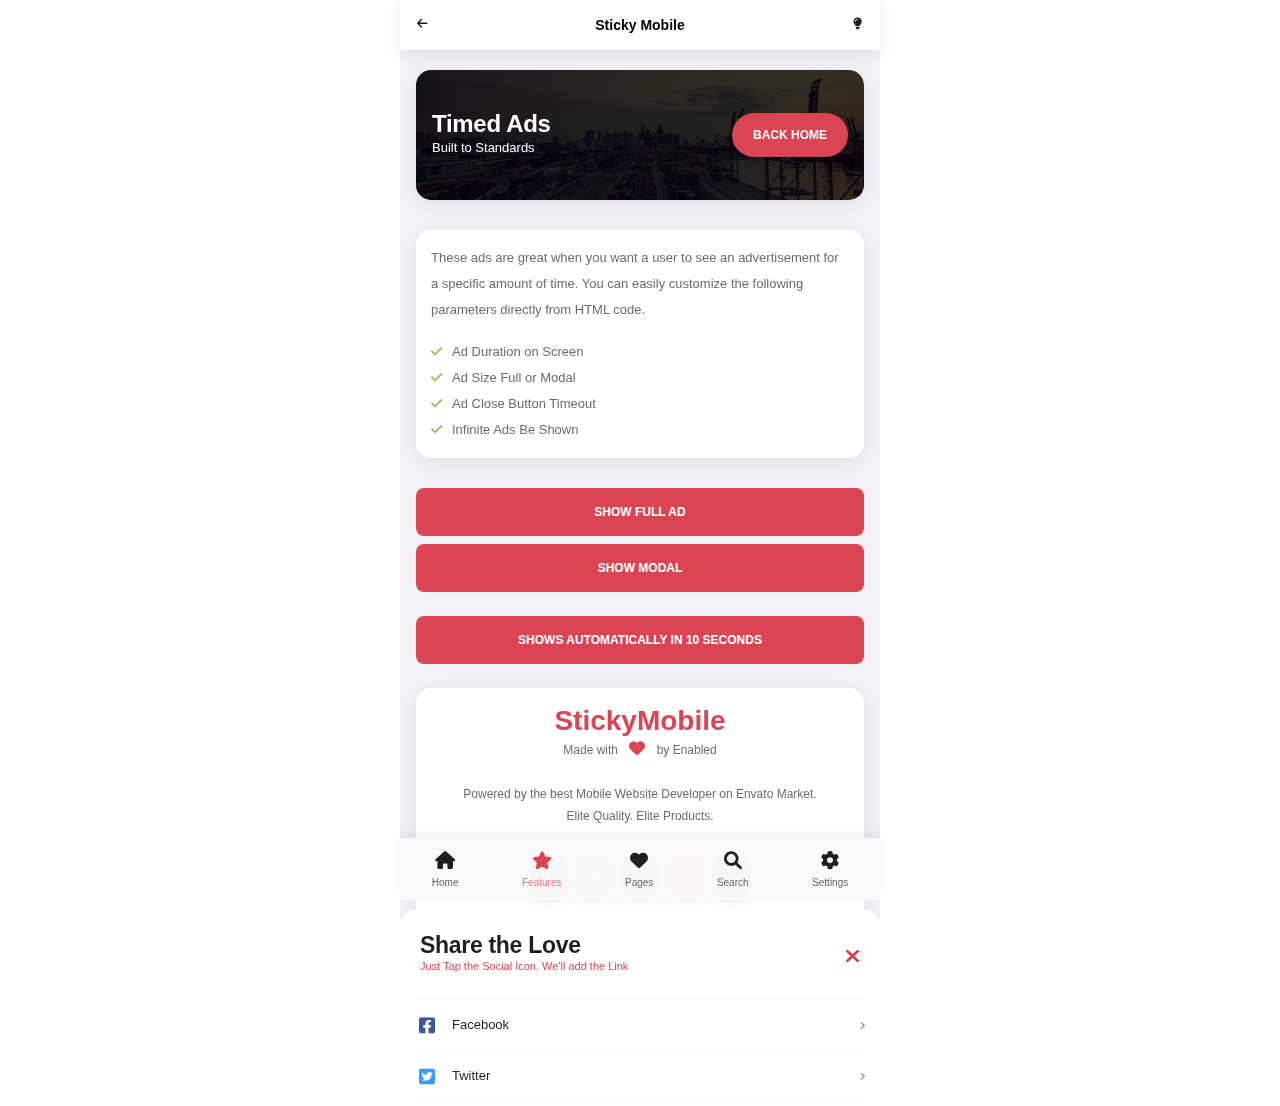
<file: component-ad-timed.html>
<!DOCTYPE HTML>
<html lang="en">
<head>
<meta http-equiv="Content-Type" content="text/html; charset=utf-8" />
<meta name="apple-mobile-web-app-capable" content="yes">
<meta name="apple-mobile-web-app-status-bar-style" content="black-translucent">
<meta name="viewport" content="width=device-width, initial-scale=1, minimum-scale=1, maximum-scale=1, viewport-fit=cover" />
<title>StickyMobile BootStrap</title>
<link rel="stylesheet" type="text/css" href="styles/bootstrap.css">
<link rel="stylesheet" type="text/css" href="styles/style.css">
<link href="https://fonts.googleapis.com/css?family=Roboto:300,300i,400,400i,500,500i,700,700i,900,900i|Source+Sans+Pro:300,300i,400,400i,600,600i,700,700i,900,900i&display=swap" rel="stylesheet">
<link rel="stylesheet" type="text/css" href="fonts/css/fontawesome-all.min.css">    
<link rel="manifest" href="_manifest.json" data-pwa-version="set_in_manifest_and_pwa_js">
<link rel="apple-touch-icon" sizes="180x180" href="app/icons/icon-192x192.png">
</head>
    
<body class="theme-light" data-highlight="highlight-red" data-gradient="body-default">
    
<div id="preloader"><div class="spinner-border color-highlight" role="status"></div></div>
    
<div id="page">
    
    <div class="header header-fixed header-logo-center">
        <a href="index.html" class="header-title">Sticky Mobile</a>
        <a href="#" data-back-button class="header-icon header-icon-1"><i class="fas fa-arrow-left"></i></a>
        <a href="#" data-toggle-theme class="header-icon header-icon-4"><i class="fas fa-lightbulb"></i></a>
    </div>
    
    <div id="footer-bar" class="footer-bar-1">
        <a href="index.html"><i class="fa fa-home"></i><span>Home</span></a>
        <a href="index-components.html" class="active-nav"><i class="fa fa-star"></i><span>Features</span></a>
        <a href="index-pages.html"><i class="fa fa-heart"></i><span>Pages</span></a>
        <a href="index-search.html"><i class="fa fa-search"></i><span>Search</span></a>
        <a href="#" data-menu="menu-settings"><i class="fa fa-cog"></i><span>Settings</span></a>
    </div>
        
    <div class="page-content header-clear-medium">
        
        <div class="card card-style preload-img" data-src="images/pictures/18w.jpg" data-card-height="130">
            <div class="card-center ms-3">
                <h1 class="color-white mb-0">Timed Ads</h1>
                <p class="color-white mt-n1 mb-0">Built to Standards</p>
            </div>
            <div class="card-center me-3">
                <a href="#" data-back-button class="btn btn-m float-end rounded-xl shadow-xl text-uppercase font-800 bg-highlight">Back Home</a>
            </div>
            <div class="card-overlay bg-black opacity-80"></div>
        </div>

        <div class="card card-style">
            <div class="card-body">
                <p class="mb-1">
                    These ads are great when you want a user to see an advertisement for a specific amount of time. You can easily customize the following parameters directly from HTML code.
                </p>
                <ul class="list-group icon-list mt-3">
                    <li><i class="fa fa-check color-green-dark"></i>Ad Duration on Screen</li>
                    <li><i class="fa fa-check color-green-dark"></i>Ad Size Full or Modal</li>
                    <li><i class="fa fa-check color-green-dark"></i>Ad Close Button Timeout</li>
                    <li><i class="fa fa-check color-green-dark"></i>Infinite Ads Be Shown</li>
                </ul>
            </div>
        </div>

        <a href="#" data-menu="ad-timed-2" data-timed-ad="10" class="btn btn-l btn-full rounded-s shadow-xl text-uppercase font-900 bg-highlight me-3 ms-3 mb-2">Show Full Ad</a>
        <a href="#" data-menu="ad-timed-1" data-timed-ad="5"  class="btn btn-l btn-full rounded-s shadow-xl text-uppercase font-900 bg-highlight me-3 ms-3 mb-4">Show Modal</a>
        <a href="#" data-menu="ad-timed-3" data-timed-ad="5" data-auto-show-ad="20" class="btn btn-l btn-full rounded-s shadow-xl text-uppercase font-900 bg-highlight me-3 ms-3 mb-4">Shows Automatically in 10 Seconds</a>
    
        <div class="footer card card-style">
            <a href="#" class="footer-title"><span class="color-highlight">StickyMobile</span></a>
            <p class="footer-text"><span>Made with <i class="fa fa-heart color-highlight font-16 ps-2 pe-2"></i> by Enabled</span><br><br>Powered by the best Mobile Website Developer on Envato Market. Elite Quality. Elite Products.</p>
            <div class="text-center mb-3">
                <a href="#" class="icon icon-xs rounded-sm shadow-l me-1 bg-facebook"><i class="fab fa-facebook-f"></i></a>
                <a href="#" class="icon icon-xs rounded-sm shadow-l me-1 bg-twitter"><i class="fab fa-twitter"></i></a>
                <a href="#" class="icon icon-xs rounded-sm shadow-l me-1 bg-phone"><i class="fa fa-phone"></i></a>
                <a href="#" data-menu="menu-share" class="icon icon-xs rounded-sm me-1 shadow-l bg-red-dark"><i class="fa fa-share-alt"></i></a>
                <a href="#" class="back-to-top icon icon-xs rounded-sm shadow-l bg-dark-light"><i class="fa fa-angle-up"></i></a>
            </div>
            <p class="footer-copyright">Copyright &copy; Enabled <span id="copyright-year">2017</span>. All Rights Reserved.</p>
            <p class="footer-links"><a href="#" class="color-highlight">Privacy Policy</a> | <a href="#" class="color-highlight">Terms and Conditions</a> | <a href="#" class="back-to-top color-highlight"> Back to Top</a></p>
            <div class="clear"></div>
        </div>    
        
    </div>
    <!-- End of Page Content--> 

    <div id="ad-timed-1" class="menu menu-box-modal rounded-m">
        <div class="card mb-0 bg-17" data-card-height="300">
            <div class="card-top">
                <a href="#" class="close-menu no-click ad-time-close color-highlight"><i class="fa fa-times disabled"></i><span></span></a>
            </div>
            <div class="card-top no-click">
                <span class="color-white bg-black font-10 opacity-70 pb-1 pt-1 ps-2 pe-2 ms-1">Sponsored Content</span>
            </div>
            <div class="card-center ms-2 me-2">
                <h1 class="color-white text-center mb-3">Modal Ad</h1>
                <p class="color-white text-center opacity-50 mt-n1 mb-0">Timed ads show for the amount of time you want. During this time, users cannot click the close button. After the time has elapsed, the ad can be closed.</p>
                <a href="#" class="close-menu me-3 ms-3 mt-5 btn btn-m btn-full rounded-s shadow-xl text-uppercase font-900 bg-red-dark">Demo Close Button</a>
            </div>
            <div class="card-overlay bg-black opacity-90"></div>
        </div>        
    </div>    
    <div id="ad-timed-2" class="menu menu-box-modal menu-box-modal-full">
        <div class="card m-0 bg-17" style="height:100vh; width:100vw;">
            <div class="card-top">
                <a href="#" class="close-menu no-click ad-time-close color-highlight"><i class="fa fa-times disabled"></i><span></span></a>
            </div>
            <div class="card-top no-click">
                <span class="color-white bg-black font-10 opacity-70 pb-1 pt-1 ps-2 pe-2 ms-1">Sponsored Content</span>
            </div>
            <div class="card-center ms-5 me-5">
                <h1 class="color-white text-center mb-3 font-40">Full Ad</h1>
                <p class="color-white text-center opacity-50 mt-n1 mb-0">Timed ads show for the amount of time you want. During this time, users cannot click the close button. After the time has elapsed, the ad can be closed.</p>
                <a href="#" class="close-menu me-3 ms-3 mt-5 btn btn-m btn-full rounded-s shadow-xl text-uppercase font-900 bg-red-dark">Demo Close Button</a>
            </div>
            <div class="card-overlay bg-black opacity-90"></div>
        </div>        
    </div>  
    
    <div id="ad-timed-3" class="menu menu-box-modal menu-box-modal-full">
        <div class="card bg-17" style="height:100vh; width:100vw;">
            <div class="card-top">
                <a href="#" class="close-menu no-click ad-time-close color-highlight"><i class="fa fa-times disabled"></i><span></span></a>
            </div>
            <div class="card-top no-click">
                <span class="color-white bg-black font-10 opacity-70 pb-1 pt-1 ps-2 pe-2 ms-1">Sponsored Content</span>
            </div>
            <div class="card-center ms-5 me-5">
                <h1 class="color-white text-center mb-3 font-40">Automatic Show</h1>
                <p class="color-white text-center opacity-50 mt-n1 mb-0">This ad apears on it's own, and can only be closed after 5 seconds. In the demo, you can use the red close button, in real life, you can remove that button.</p>
                <a href="#" class="close-menu me-3 ms-3 mt-5 btn btn-m btn-full rounded-s shadow-xl text-uppercase font-900 bg-red-dark">Demo Close Button</a>
            </div>
            <div class="card-overlay bg-black opacity-90"></div>
        </div>        
    </div>
    
    <!-- End of Page Content--> 
    <!-- All Menus, Action Sheets, Modals, Notifications, Toasts get Placed outside the <div class="page-content"> -->
    <div id="menu-settings" class="menu menu-box-bottom menu-box-detached">
        <div class="menu-title mt-0 pt-0"><h1>Settings</h1><p class="color-highlight">Flexible and Easy to Use</p><a href="#" class="close-menu"><i class="fa fa-times"></i></a></div>
        <div class="divider divider-margins mb-n2"></div>
        <div class="content">
            <div class="list-group list-custom-small">
                <a href="#" data-toggle-theme data-trigger-switch="switch-dark-mode" class="pb-2 ms-n1">
                    <i class="fa font-12 fa-moon rounded-s bg-highlight color-white me-3"></i>
                    <span>Dark Mode</span>
                    <div class="custom-control scale-switch ios-switch">
                        <input data-toggle-theme type="checkbox" class="ios-input" id="switch-dark-mode">
                        <label class="custom-control-label" for="switch-dark-mode"></label>
                    </div>
                    <i class="fa fa-angle-right"></i>
                </a>    
            </div>
            <div class="list-group list-custom-large">
                <a data-menu="menu-highlights" href="#">
                    <i class="fa font-14 fa-tint bg-green-dark rounded-s"></i>
                    <span>Page Highlight</span>
                    <strong>16 Colors Highlights Included</strong>
                    <span class="badge bg-highlight color-white">HOT</span>
                    <i class="fa fa-angle-right"></i>
                </a>        
                <a data-menu="menu-backgrounds" href="#" class="border-0">
                    <i class="fa font-14 fa-cog bg-blue-dark rounded-s"></i>
                    <span>Background Color</span>
                    <strong>10 Page Gradients Included</strong>
                    <span class="badge bg-highlight color-white">NEW</span>
                    <i class="fa fa-angle-right"></i>
                </a>        
            </div>
        </div>
    </div>
    <!-- Menu Settings Highlights-->
    <div id="menu-highlights" class="menu menu-box-bottom menu-box-detached">
        <div class="menu-title"><h1>Highlights</h1><p class="color-highlight">Any Element can have a Highlight Color</p><a href="#" class="close-menu"><i class="fa fa-times"></i></a></div>
        <div class="divider divider-margins mb-n2"></div>
        <div class="content">
            <div class="highlight-changer">
                <a href="#" data-change-highlight="blue"><i class="fa fa-circle color-blue-dark"></i><span class="color-blue-light">Default</span></a>
                <a href="#" data-change-highlight="red"><i class="fa fa-circle color-red-dark"></i><span class="color-red-light">Red</span></a>    
                <a href="#" data-change-highlight="orange"><i class="fa fa-circle color-orange-dark"></i><span class="color-orange-light">Orange</span></a>    
                <a href="#" data-change-highlight="pink2"><i class="fa fa-circle color-pink2-dark"></i><span class="color-pink-dark">Pink</span></a>    
                <a href="#" data-change-highlight="magenta"><i class="fa fa-circle color-magenta-dark"></i><span class="color-magenta-light">Purple</span></a>    
                <a href="#" data-change-highlight="aqua"><i class="fa fa-circle color-aqua-dark"></i><span class="color-aqua-light">Aqua</span></a>      
                <a href="#" data-change-highlight="teal"><i class="fa fa-circle color-teal-dark"></i><span class="color-teal-light">Teal</span></a>      
                <a href="#" data-change-highlight="mint"><i class="fa fa-circle color-mint-dark"></i><span class="color-mint-light">Mint</span></a>      
                <a href="#" data-change-highlight="green"><i class="fa fa-circle color-green-light"></i><span class="color-green-light">Green</span></a>    
                <a href="#" data-change-highlight="grass"><i class="fa fa-circle color-green-dark"></i><span class="color-green-dark">Grass</span></a>       
                <a href="#" data-change-highlight="sunny"><i class="fa fa-circle color-yellow-light"></i><span class="color-yellow-light">Sunny</span></a>    
                <a href="#" data-change-highlight="yellow"><i class="fa fa-circle color-yellow-dark"></i><span class="color-yellow-light">Goldish</span></a>
                <a href="#" data-change-highlight="brown"><i class="fa fa-circle color-brown-dark"></i><span class="color-brown-light">Wood</span></a>    
                <a href="#" data-change-highlight="night"><i class="fa fa-circle color-dark-dark"></i><span class="color-dark-light">Night</span></a>
                <a href="#" data-change-highlight="dark"><i class="fa fa-circle color-dark-light"></i><span class="color-dark-light">Dark</span></a>
                <div class="clearfix"></div>
            </div>
            <a href="#" data-menu="menu-settings" class="mb-3 btn btn-full btn-m rounded-sm bg-highlight shadow-xl text-uppercase font-900 mt-4">Back to Settings</a>
        </div>
    </div>    
    <!-- Menu Settings Backgrounds-->
    <div id="menu-backgrounds" class="menu menu-box-bottom menu-box-detached">
        <div class="menu-title"><h1>Backgrounds</h1><p class="color-highlight">Change Page Color Behind Content Boxes</p><a href="#" class="close-menu"><i class="fa fa-times"></i></a></div>
        <div class="divider divider-margins mb-n2"></div>
        <div class="content">
            <div class="background-changer">
                <a href="#" data-change-background="default"><i class="bg-theme"></i><span class="color-dark-dark">Default</span></a>
                <a href="#" data-change-background="plum"><i class="body-plum"></i><span class="color-plum-dark">Plum</span></a>
                <a href="#" data-change-background="magenta"><i class="body-magenta"></i><span class="color-dark-dark">Magenta</span></a>
                <a href="#" data-change-background="dark"><i class="body-dark"></i><span class="color-dark-dark">Dark</span></a>
                <a href="#" data-change-background="violet"><i class="body-violet"></i><span class="color-violet-dark">Violet</span></a>
                <a href="#" data-change-background="red"><i class="body-red"></i><span class="color-red-dark">Red</span></a>
                <a href="#" data-change-background="green"><i class="body-green"></i><span class="color-green-dark">Green</span></a>
                <a href="#" data-change-background="sky"><i class="body-sky"></i><span class="color-sky-dark">Sky</span></a>
                <a href="#" data-change-background="orange"><i class="body-orange"></i><span class="color-orange-dark">Orange</span></a>
                <a href="#" data-change-background="yellow"><i class="body-yellow"></i><span class="color-yellow-dark">Yellow</span></a>
                <div class="clearfix"></div>
            </div>
            <a href="#" data-menu="menu-settings" class="mb-3 btn btn-full btn-m rounded-sm bg-highlight shadow-xl text-uppercase font-900 mt-4">Back to Settings</a>
        </div>
    </div>
    <!-- Menu Share -->
    <div id="menu-share" class="menu menu-box-bottom menu-box-detached">
        <div class="menu-title mt-n1"><h1>Share the Love</h1><p class="color-highlight">Just Tap the Social Icon. We'll add the Link</p><a href="#" class="close-menu"><i class="fa fa-times"></i></a></div>
        <div class="content mb-0">
            <div class="divider mb-0"></div>
            <div class="list-group list-custom-small list-icon-0">
                <a href="auto_generated" class="shareToFacebook external-link">
                    <i class="font-18 fab fa-facebook-square color-facebook"></i>
                    <span class="font-13">Facebook</span>
                    <i class="fa fa-angle-right"></i>
                </a>
                <a href="auto_generated" class="shareToTwitter external-link">
                    <i class="font-18 fab fa-twitter-square color-twitter"></i>
                    <span class="font-13">Twitter</span>
                    <i class="fa fa-angle-right"></i>
                </a>
                <a href="auto_generated" class="shareToLinkedIn external-link">
                    <i class="font-18 fab fa-linkedin color-linkedin"></i>
                    <span class="font-13">LinkedIn</span>
                    <i class="fa fa-angle-right"></i>
                </a>        
                <a href="auto_generated" class="shareToWhatsApp external-link">
                    <i class="font-18 fab fa-whatsapp-square color-whatsapp"></i>
                    <span class="font-13">WhatsApp</span>
                    <i class="fa fa-angle-right"></i>
                </a>   
                <a href="auto_generated" class="shareToMail external-link border-0">
                    <i class="font-18 fa fa-envelope-square color-mail"></i>
                    <span class="font-13">Email</span>
                    <i class="fa fa-angle-right"></i>
                </a>
            </div>
        </div>
    </div>
    
</div>

<script type="text/javascript" src="scripts/bootstrap.min.js"></script>
<script type="text/javascript" src="scripts/custom.js"></script>
</body>
</file>
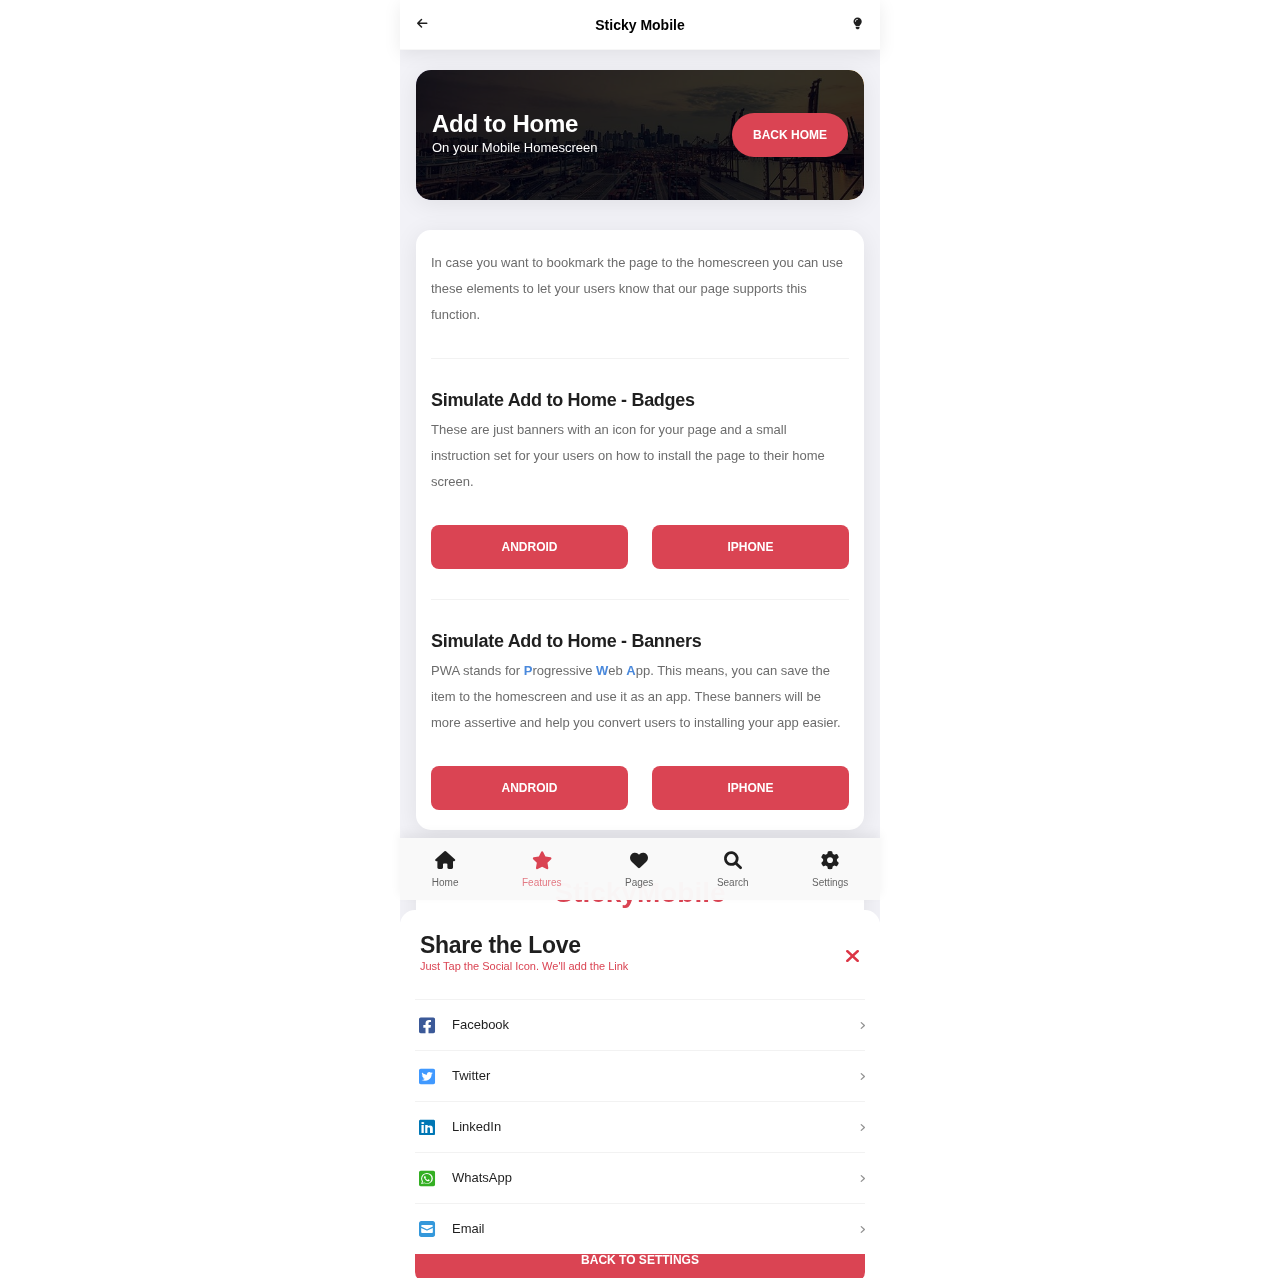
<file: component-add-to-home.html>
<!DOCTYPE HTML>
<html lang="en">
<head>
<meta http-equiv="Content-Type" content="text/html; charset=utf-8" />
<meta name="apple-mobile-web-app-capable" content="yes">
<meta name="apple-mobile-web-app-status-bar-style" content="black-translucent">
<meta name="viewport" content="width=device-width, initial-scale=1, minimum-scale=1, maximum-scale=1, viewport-fit=cover" />
<title>StickyMobile BootStrap</title>
<link rel="stylesheet" type="text/css" href="styles/bootstrap.css">
<link rel="stylesheet" type="text/css" href="styles/style.css">
<link href="https://fonts.googleapis.com/css?family=Roboto:300,300i,400,400i,500,500i,700,700i,900,900i|Source+Sans+Pro:300,300i,400,400i,600,600i,700,700i,900,900i&display=swap" rel="stylesheet">
<link rel="stylesheet" type="text/css" href="fonts/css/fontawesome-all.min.css">
<link rel="manifest" href="_manifest.json" data-pwa-version="set_in_manifest_and_pwa_js">
<link rel="apple-touch-icon" sizes="180x180" href="app/icons/icon-192x192.png">
</head>

<body class="theme-light" data-highlight="highlight-red" data-gradient="body-default">

<div id="preloader"><div class="spinner-border color-highlight" role="status"></div></div>

<div id="page">

    <div class="header header-fixed header-logo-center">
        <a href="index.html" class="header-title">Sticky Mobile</a>
        <a href="#" data-back-button class="header-icon header-icon-1"><i class="fas fa-arrow-left"></i></a>
        <a href="#" data-toggle-theme class="header-icon header-icon-4"><i class="fas fa-lightbulb"></i></a>
    </div>

    <div id="footer-bar" class="footer-bar-1">
        <a href="index.html"><i class="fa fa-home"></i><span>Home</span></a>
        <a href="index-components.html" class="active-nav"><i class="fa fa-star"></i><span>Features</span></a>
        <a href="index-pages.html"><i class="fa fa-heart"></i><span>Pages</span></a>
        <a href="index-search.html"><i class="fa fa-search"></i><span>Search</span></a>
        <a href="#" data-menu="menu-settings"><i class="fa fa-cog"></i><span>Settings</span></a>
    </div>

    <div class="page-content header-clear-medium">

        <div class="card card-style preload-img" data-src="images/pictures/18w.jpg" data-card-height="130">
            <div class="card-center ms-3">
                <h1 class="color-white mb-0">Add to Home</h1>
                <p class="color-white mt-n1 mb-0">On your Mobile Homescreen</p>
            </div>
            <div class="card-center me-3">
                <a href="#" data-back-button class="btn btn-m float-end rounded-xl shadow-xl text-uppercase font-800 bg-highlight">Back Home</a>
            </div>
            <div class="card-overlay bg-black opacity-80"></div>
        </div>

        <div class="card card-style">
            <div class="content">
                <p>
                    In case you want to bookmark the page to the homescreen you can use these elements to let your users know that our page supports this function.
                </p>
                <div class="divider"></div>
                <h4>Simulate Add to Home - Badges</h4>
                <p>
					These are just banners with an icon for your page and a small instruction set for your users on how to install the page to their home screen.
                </p>
                <div class="row">
                    <div class="col-6">
                        <a href="#" class="simulate-android-badge btn btn-m btn-full rounded-s shadow-xl text-uppercase font-900 bg-red-dark">Android</a>
                    </div>
                    <div class="col-6">
                        <a href="#" class="simulate-iphone-badge btn btn-m btn-full rounded-s shadow-xl text-uppercase font-900 bg-red-dark">iPhone</a>
                    </div>
                </div>
                <div class="divider"></div>
                <h4>Simulate Add to Home - Banners</h4>
                <p>
                    PWA stands for
                    <strong class="color-blue-dark">P</strong>rogressive
                    <strong class="color-blue-dark">W</strong>eb
                    <strong class="color-blue-dark">A</strong>pp.
                    This means, you can save the item to the homescreen and use it as an app. These banners will be more assertive and help
                    you convert users to installing your app easier.
                </p>
                <div class="row mb-0">
                    <div class="col-6">
                        <a href="#" data-menu="menu-install-pwa-android" class="btn btn-m btn-full rounded-s shadow-xl text-uppercase font-900 bg-red-dark">Android</a>
                    </div>
                    <div class="col-6">
                        <a href="#" data-menu="menu-install-pwa-ios" class="btn btn-m btn-full rounded-s shadow-xl text-uppercase font-900 bg-red-dark">iPhone</a>
                    </div>
                </div>
            </div>
        </div>

        <div class="footer card card-style">
            <a href="#" class="footer-title"><span class="color-highlight">StickyMobile</span></a>
            <p class="footer-text"><span>Made with <i class="fa fa-heart color-highlight font-16 ps-2 pe-2"></i> by Enabled</span><br><br>Powered by the best Mobile Website Developer on Envato Market. Elite Quality. Elite Products.</p>
            <div class="text-center mb-3">
                <a href="#" class="icon icon-xs rounded-sm shadow-l me-1 bg-facebook"><i class="fab fa-facebook-f"></i></a>
                <a href="#" class="icon icon-xs rounded-sm shadow-l me-1 bg-twitter"><i class="fab fa-twitter"></i></a>
                <a href="#" class="icon icon-xs rounded-sm shadow-l me-1 bg-phone"><i class="fa fa-phone"></i></a>
                <a href="#" data-menu="menu-share" class="icon icon-xs rounded-sm me-1 shadow-l bg-red-dark"><i class="fa fa-share-alt"></i></a>
                <a href="#" class="back-to-top icon icon-xs rounded-sm shadow-l bg-dark-light"><i class="fa fa-angle-up"></i></a>
            </div>
            <p class="footer-copyright">Copyright &copy; Enabled <span id="copyright-year">2017</span>. All Rights Reserved.</p>
            <p class="footer-links"><a href="#" class="color-highlight">Privacy Policy</a> | <a href="#" class="color-highlight">Terms and Conditions</a> | <a href="#" class="back-to-top color-highlight"> Back to Top</a></p>
            <div class="clear"></div>
        </div>

    </div>
    <!-- End of Page Content-->

    <div class="add-to-home">
        <h1 class="color-white mt-0 mb-2"><span class="color-highlight">Sticky</span>Mobile on  Home Screen</h1>
        <p>
            Tap options and select "Add to Home Screen" It's that easy.
        </p>
        <img class="preload-img" src="images/preload-logo.png" data-src="images/preload-logo.png" alt="img">
        <i class="fa fa-caret-up"></i>
        <a href="#" class="close-add-to-home"><i class="fa fa-times-circle color-red-dark"></i></a>
    </div>

    <!-- Be sure this is on your main visiting page, for example, the index.html page-->
    <!-- Install Prompt for Android -->
    <div id="menu-install-pwa-android" class="menu menu-box-bottom menu-box-detached rounded-m">
        <img class="mx-auto mt-4 rounded-m" src="app/icons/icon-128x128.png" alt="img" width="90">
        <h4 class="text-center mt-4 mb-2">Add Sticky on your Home Screen</h4>
        <p class="text-center boxed-text-xl">
            Install Sticky on your home screen, and access it just like a regular app. It really is that simple!
        </p>
        <div class="boxed-text-l top-25">
            <a href="#" class="pwa-install mx-auto btn btn-m rounded-s text-uppercase font-900 bg-red-dark">Add to Home Screen - Off In Demo</a>
            <a href="#" class="pwa-dismiss close-menu btn-full mt-3 mb-3 text-center text-uppercase font-900 color-gray-light opacity-90 font-110">Maybe later</a>
        </div>
    </div>

    <!-- Install instructions for iOS -->
    <div id="menu-install-pwa-ios" class="menu menu-box-bottom menu-box-detached rounded-m">
        <div class="boxed-text-xl top-25">
            <img class="mx-auto mt-4 rounded-m" src="app/icons/icon-128x128.png" alt="img" width="90">
            <h4 class="text-center mt-4 mb-2">Add Sticky on your Home Screen</h4>
            <p class="text-center ms-3 me-3">
                Install Sticky on your home screen, and access it just like a regular app. Open your Safari menu and tap "Add to Home Screen".
            </p>
            <a href="#" class="pwa-dismiss close-menu btn-full mt-3 mb-3 text-center text-uppercase font-900 color-red-light opacity-90 font-110">Maybe later</a>
        </div>
    </div>


    <!-- All Menus, Action Sheets, Modals, Notifications, Toasts, Snackbars get Placed outside the <div class="page-content"> -->
    <div id="menu-settings" class="menu menu-box-bottom menu-box-detached">
        <div class="menu-title mt-0 pt-0"><h1>Settings</h1><p class="color-highlight">Flexible and Easy to Use</p><a href="#" class="close-menu"><i class="fa fa-times"></i></a></div>
        <div class="divider divider-margins mb-n2"></div>
        <div class="content">
            <div class="list-group list-custom-small">
                <a href="#" data-toggle-theme data-trigger-switch="switch-dark-mode" class="pb-2 ms-n1">
                    <i class="fa font-12 fa-moon rounded-s bg-highlight color-white me-3"></i>
                    <span>Dark Mode</span>
                    <div class="custom-control scale-switch ios-switch">
                        <input data-toggle-theme type="checkbox" class="ios-input" id="switch-dark-mode">
                        <label class="custom-control-label" for="switch-dark-mode"></label>
                    </div>
                    <i class="fa fa-angle-right"></i>
                </a>
            </div>
            <div class="list-group list-custom-large">
                <a data-menu="menu-highlights" href="#">
                    <i class="fa font-14 fa-tint bg-green-dark rounded-s"></i>
                    <span>Page Highlight</span>
                    <strong>16 Colors Highlights Included</strong>
                    <span class="badge bg-highlight color-white">HOT</span>
                    <i class="fa fa-angle-right"></i>
                </a>
                <a data-menu="menu-backgrounds" href="#" class="border-0">
                    <i class="fa font-14 fa-cog bg-blue-dark rounded-s"></i>
                    <span>Background Color</span>
                    <strong>10 Page Gradients Included</strong>
                    <span class="badge bg-highlight color-white">NEW</span>
                    <i class="fa fa-angle-right"></i>
                </a>
            </div>
        </div>
    </div>
    <!-- Menu Settings Highlights-->
    <div id="menu-highlights" class="menu menu-box-bottom menu-box-detached">
        <div class="menu-title"><h1>Highlights</h1><p class="color-highlight">Any Element can have a Highlight Color</p><a href="#" class="close-menu"><i class="fa fa-times"></i></a></div>
        <div class="divider divider-margins mb-n2"></div>
        <div class="content">
            <div class="highlight-changer">
                <a href="#" data-change-highlight="blue"><i class="fa fa-circle color-blue-dark"></i><span class="color-blue-light">Default</span></a>
                <a href="#" data-change-highlight="red"><i class="fa fa-circle color-red-dark"></i><span class="color-red-light">Red</span></a>
                <a href="#" data-change-highlight="orange"><i class="fa fa-circle color-orange-dark"></i><span class="color-orange-light">Orange</span></a>
                <a href="#" data-change-highlight="pink2"><i class="fa fa-circle color-pink2-dark"></i><span class="color-pink-dark">Pink</span></a>
                <a href="#" data-change-highlight="magenta"><i class="fa fa-circle color-magenta-dark"></i><span class="color-magenta-light">Purple</span></a>
                <a href="#" data-change-highlight="aqua"><i class="fa fa-circle color-aqua-dark"></i><span class="color-aqua-light">Aqua</span></a>
                <a href="#" data-change-highlight="teal"><i class="fa fa-circle color-teal-dark"></i><span class="color-teal-light">Teal</span></a>
                <a href="#" data-change-highlight="mint"><i class="fa fa-circle color-mint-dark"></i><span class="color-mint-light">Mint</span></a>
                <a href="#" data-change-highlight="green"><i class="fa fa-circle color-green-light"></i><span class="color-green-light">Green</span></a>
                <a href="#" data-change-highlight="grass"><i class="fa fa-circle color-green-dark"></i><span class="color-green-dark">Grass</span></a>
                <a href="#" data-change-highlight="sunny"><i class="fa fa-circle color-yellow-light"></i><span class="color-yellow-light">Sunny</span></a>
                <a href="#" data-change-highlight="yellow"><i class="fa fa-circle color-yellow-dark"></i><span class="color-yellow-light">Goldish</span></a>
                <a href="#" data-change-highlight="brown"><i class="fa fa-circle color-brown-dark"></i><span class="color-brown-light">Wood</span></a>
                <a href="#" data-change-highlight="night"><i class="fa fa-circle color-dark-dark"></i><span class="color-dark-light">Night</span></a>
                <a href="#" data-change-highlight="dark"><i class="fa fa-circle color-dark-light"></i><span class="color-dark-light">Dark</span></a>
                <div class="clearfix"></div>
            </div>
            <a href="#" data-menu="menu-settings" class="mb-3 btn btn-full btn-m rounded-sm bg-highlight shadow-xl text-uppercase font-900 mt-4">Back to Settings</a>
        </div>
    </div>
    <!-- Menu Settings Backgrounds-->
    <div id="menu-backgrounds" class="menu menu-box-bottom menu-box-detached">
        <div class="menu-title"><h1>Backgrounds</h1><p class="color-highlight">Change Page Color Behind Content Boxes</p><a href="#" class="close-menu"><i class="fa fa-times"></i></a></div>
        <div class="divider divider-margins mb-n2"></div>
        <div class="content">
            <div class="background-changer">
                <a href="#" data-change-background="default"><i class="bg-theme"></i><span class="color-dark-dark">Default</span></a>
                <a href="#" data-change-background="plum"><i class="body-plum"></i><span class="color-plum-dark">Plum</span></a>
                <a href="#" data-change-background="magenta"><i class="body-magenta"></i><span class="color-dark-dark">Magenta</span></a>
                <a href="#" data-change-background="dark"><i class="body-dark"></i><span class="color-dark-dark">Dark</span></a>
                <a href="#" data-change-background="violet"><i class="body-violet"></i><span class="color-violet-dark">Violet</span></a>
                <a href="#" data-change-background="red"><i class="body-red"></i><span class="color-red-dark">Red</span></a>
                <a href="#" data-change-background="green"><i class="body-green"></i><span class="color-green-dark">Green</span></a>
                <a href="#" data-change-background="sky"><i class="body-sky"></i><span class="color-sky-dark">Sky</span></a>
                <a href="#" data-change-background="orange"><i class="body-orange"></i><span class="color-orange-dark">Orange</span></a>
                <a href="#" data-change-background="yellow"><i class="body-yellow"></i><span class="color-yellow-dark">Yellow</span></a>
                <div class="clearfix"></div>
            </div>
            <a href="#" data-menu="menu-settings" class="mb-3 btn btn-full btn-m rounded-sm bg-highlight shadow-xl text-uppercase font-900 mt-4">Back to Settings</a>
        </div>
    </div>
    <!-- Menu Share -->
    <div id="menu-share" class="menu menu-box-bottom menu-box-detached">
        <div class="menu-title mt-n1"><h1>Share the Love</h1><p class="color-highlight">Just Tap the Social Icon. We'll add the Link</p><a href="#" class="close-menu"><i class="fa fa-times"></i></a></div>
        <div class="content mb-0">
            <div class="divider mb-0"></div>
            <div class="list-group list-custom-small list-icon-0">
                <a href="auto_generated" class="shareToFacebook external-link">
                    <i class="font-18 fab fa-facebook-square color-facebook"></i>
                    <span class="font-13">Facebook</span>
                    <i class="fa fa-angle-right"></i>
                </a>
                <a href="auto_generated" class="shareToTwitter external-link">
                    <i class="font-18 fab fa-twitter-square color-twitter"></i>
                    <span class="font-13">Twitter</span>
                    <i class="fa fa-angle-right"></i>
                </a>
                <a href="auto_generated" class="shareToLinkedIn external-link">
                    <i class="font-18 fab fa-linkedin color-linkedin"></i>
                    <span class="font-13">LinkedIn</span>
                    <i class="fa fa-angle-right"></i>
                </a>
                <a href="auto_generated" class="shareToWhatsApp external-link">
                    <i class="font-18 fab fa-whatsapp-square color-whatsapp"></i>
                    <span class="font-13">WhatsApp</span>
                    <i class="fa fa-angle-right"></i>
                </a>
                <a href="auto_generated" class="shareToMail external-link border-0">
                    <i class="font-18 fa fa-envelope-square color-mail"></i>
                    <span class="font-13">Email</span>
                    <i class="fa fa-angle-right"></i>
                </a>
            </div>
        </div>
    </div>

</div>

<script type="text/javascript" src="scripts/bootstrap.min.js"></script>
<script type="text/javascript" src="scripts/custom.js"></script>
</body>
</file>
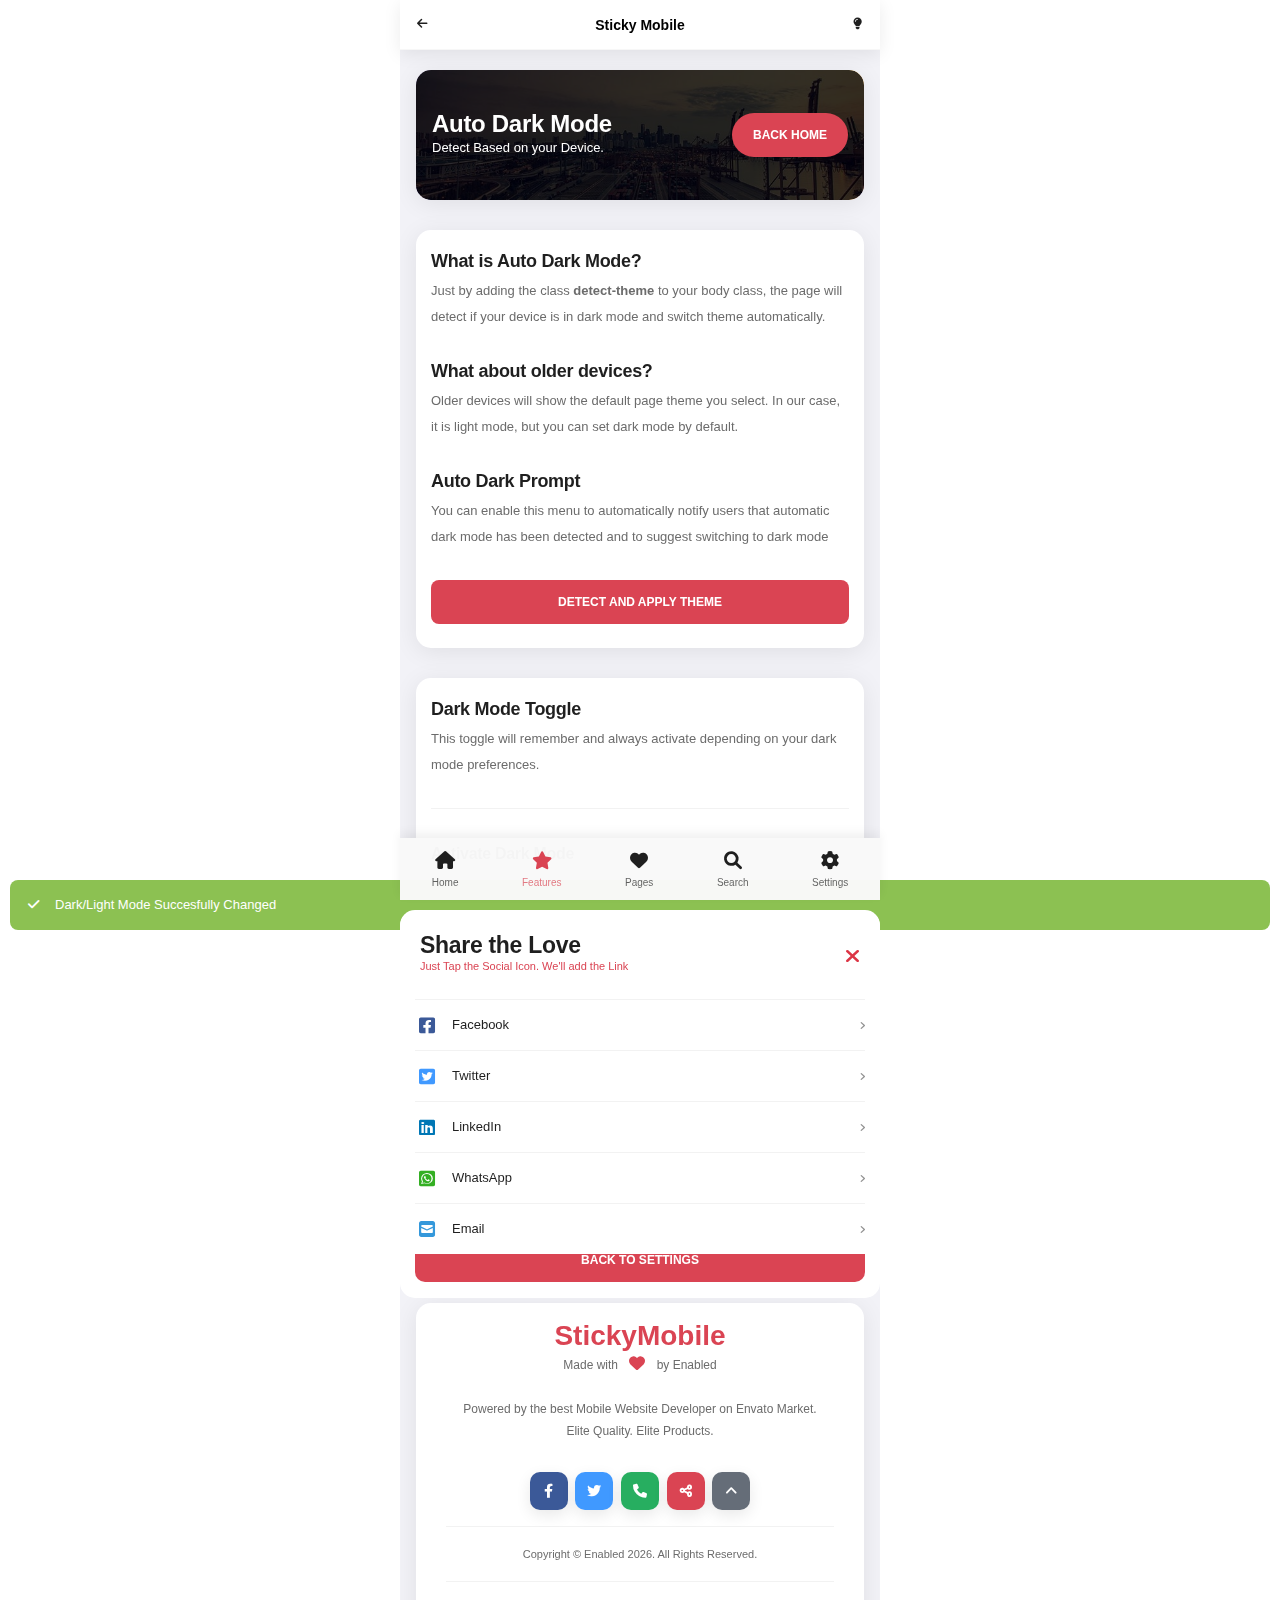
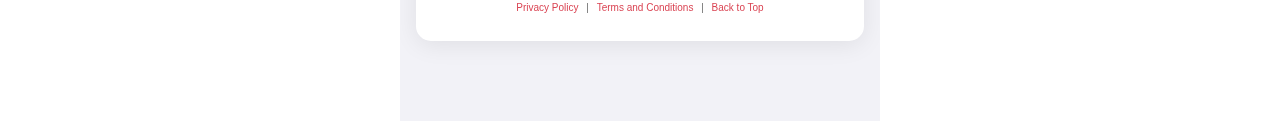
<file: component-auto-dark.html>
<!DOCTYPE HTML>
<html lang="en">
<head>
<meta http-equiv="Content-Type" content="text/html; charset=utf-8" />
<meta name="apple-mobile-web-app-capable" content="yes">
<meta name="apple-mobile-web-app-status-bar-style" content="black-translucent">
<meta name="viewport" content="width=device-width, initial-scale=1, minimum-scale=1, maximum-scale=1, viewport-fit=cover" />
<title>StickyMobile BootStrap</title>
<link rel="stylesheet" type="text/css" href="styles/bootstrap.css">
<link rel="stylesheet" type="text/css" href="styles/style.css">
<link href="https://fonts.googleapis.com/css?family=Roboto:300,300i,400,400i,500,500i,700,700i,900,900i|Source+Sans+Pro:300,300i,400,400i,600,600i,700,700i,900,900i&display=swap" rel="stylesheet">
<link rel="stylesheet" type="text/css" href="fonts/css/fontawesome-all.min.css">    
<link rel="manifest" href="_manifest.json" data-pwa-version="set_in_manifest_and_pwa_js">
<link rel="apple-touch-icon" sizes="180x180" href="app/icons/icon-192x192.png">
</head>
    
<body class="theme-light" data-highlight="highlight-red" data-gradient="body-default">
    
<div id="preloader"><div class="spinner-border color-highlight" role="status"></div></div>
    
<div id="page">
    
    <div class="header header-fixed header-logo-center">
        <a href="index.html" class="header-title">Sticky Mobile</a>
        <a href="#" data-back-button class="header-icon header-icon-1"><i class="fas fa-arrow-left"></i></a>
        <a href="#" data-toggle-theme class="header-icon header-icon-4"><i class="fas fa-lightbulb"></i></a>
    </div>
    
    <div id="footer-bar" class="footer-bar-1">
        <a href="index.html"><i class="fa fa-home"></i><span>Home</span></a>
        <a href="index-components.html" class="active-nav"><i class="fa fa-star"></i><span>Features</span></a>
        <a href="index-pages.html"><i class="fa fa-heart"></i><span>Pages</span></a>
        <a href="index-search.html"><i class="fa fa-search"></i><span>Search</span></a>
        <a href="#" data-menu="menu-settings"><i class="fa fa-cog"></i><span>Settings</span></a>
    </div>
        
    <div class="page-content header-clear-medium">
        
        <div class="card card-style preload-img" data-src="images/pictures/18w.jpg" data-card-height="130">
            <div class="card-center ms-3">
                <h1 class="color-white mb-0">Auto Dark Mode</h1>
                <p class="color-white mt-n1 mb-0">Detect Based on your Device.</p>
            </div>
            <div class="card-center me-3">
                <a href="#" data-back-button class="btn btn-m float-end rounded-xl shadow-xl text-uppercase font-800 bg-highlight">Back Home</a>
            </div>
            <div class="card-overlay bg-black opacity-80"></div>
        </div>

        <div class="card card-style">
            <div class="content mb-0">
                <h4>What is Auto Dark Mode?</h4>
                <p>
                    Just by adding the class <strong>detect-theme</strong> to your body class, the page will detect if your device is in dark mode and switch theme automatically.
                </p>

                <h4>What about older devices?</h4>
                <p>
                    Older devices will show the default page theme you select. In our case, it is light mode, but you can set dark mode by default.
                </p>

                <h4>Auto Dark Prompt</h4>
                <p>
                    You can enable this menu to automatically notify users that automatic dark mode has been detected and to suggest switching to dark mode
                </p>
                <a href="#" class="detect-dark-mode btn btn-full btn-m rounded-s bg-red-dark text-uppercase font-900 mb-4">Detect And Apply Theme</a>
            </div>            
        </div>        

        <div id="manual-mode-detected" class="card card-style mb-3 disabled">
            <div class="content pb-4">
                <h4>Auto Light & Dark Modes Unsupported</h4>
                <p>
                    Your device doesn't support auto dark and light modes, but you can still toggle them using a button or the icon in the top right corner of the header.
                </p>

                <a href="#" data-toggle-theme class="btn btn-full btn-m font-11 rounded-s bg-red-dark text-uppercase font-900">Detect Dark/Light Mode Manually</a>
            </div>            
        </div>   

        <div id="manual-mode-detected" class="card card-style">
            <div class="content mb-4">
                <h4>Dark Mode Toggle</h4>
                <p>
                    This toggle will remember and always activate depending on your dark mode preferences. 
                </p>

                <div class="divider "></div>

                <div class="d-flex">
                    <div class="pt-1">
                        <h5 data-toggle-theme data-trigger-switch="toggle-dark12" class="font-600" data-role="button">Activate Dark Mode</h5>
                    </div>
                    <div class="ms-auto me-4 pe-2">
                        <div class="custom-control ios-switch">
                            <input data-toast="switched-color-scheme" data-toggle-theme type="checkbox" class="ios-input" id="toggle-dark12">
                            <label class="custom-control-label" for="toggle-dark12"></label>
                        </div>
                    </div>
                </div>
            </div>
        </div>
        
        <div class="card card-style">
            <div class="content mb-0">
                <h4>Show content based on Color Mode</h4>
                <p>
                    You can show content based on the weather your page is set in light o dark mode! For example, let's take an image!
                </p>
                <img src="images/pictures/13w.jpg" alt="img" class="rounded-s img-fluid mb-4 show-on-theme-light">
                <img src="images/pictures/1w.jpg" alt="img" class="rounded-s img-fluid mb-4 show-on-theme-dark">
            </div>            
        </div>    



        <div class="footer card card-style">
            <a href="#" class="footer-title"><span class="color-highlight">StickyMobile</span></a>
            <p class="footer-text"><span>Made with <i class="fa fa-heart color-highlight font-16 ps-2 pe-2"></i> by Enabled</span><br><br>Powered by the best Mobile Website Developer on Envato Market. Elite Quality. Elite Products.</p>
            <div class="text-center mb-3">
                <a href="#" class="icon icon-xs rounded-sm shadow-l me-1 bg-facebook"><i class="fab fa-facebook-f"></i></a>
                <a href="#" class="icon icon-xs rounded-sm shadow-l me-1 bg-twitter"><i class="fab fa-twitter"></i></a>
                <a href="#" class="icon icon-xs rounded-sm shadow-l me-1 bg-phone"><i class="fa fa-phone"></i></a>
                <a href="#" data-menu="menu-share" class="icon icon-xs rounded-sm me-1 shadow-l bg-red-dark"><i class="fa fa-share-alt"></i></a>
                <a href="#" class="back-to-top icon icon-xs rounded-sm shadow-l bg-dark-light"><i class="fa fa-angle-up"></i></a>
            </div>
            <p class="footer-copyright">Copyright &copy; Enabled <span id="copyright-year">2017</span>. All Rights Reserved.</p>
            <p class="footer-links"><a href="#" class="color-highlight">Privacy Policy</a> | <a href="#" class="color-highlight">Terms and Conditions</a> | <a href="#" class="back-to-top color-highlight"> Back to Top</a></p>
            <div class="clear"></div>
        </div>    
    
    </div>
    <!-- End of Page Content--> 
    
    <div id="switched-color-scheme" class="snackbar-toast bg-green-dark color-white" data-delay="3000" data-autohide="true"><i class="fa fa-check me-3"></i>Dark/Light Mode Succesfully Changed</div>
    
    <!-- End of Page Content--> 
    <!-- All Menus, Action Sheets, Modals, Notifications, Toasts get Placed outside the <div class="page-content"> -->
    <div id="menu-settings" class="menu menu-box-bottom menu-box-detached">
        <div class="menu-title mt-0 pt-0"><h1>Settings</h1><p class="color-highlight">Flexible and Easy to Use</p><a href="#" class="close-menu"><i class="fa fa-times"></i></a></div>
        <div class="divider divider-margins mb-n2"></div>
        <div class="content">
            <div class="list-group list-custom-small">
                <a href="#" data-toggle-theme data-trigger-switch="switch-dark-mode" class="pb-2 ms-n1">
                    <i class="fa font-12 fa-moon rounded-s bg-highlight color-white me-3"></i>
                    <span>Dark Mode</span>
                    <div class="custom-control scale-switch ios-switch">
                        <input data-toggle-theme type="checkbox" class="ios-input" id="switch-dark-mode">
                        <label class="custom-control-label" for="switch-dark-mode"></label>
                    </div>
                    <i class="fa fa-angle-right"></i>
                </a>    
            </div>
            <div class="list-group list-custom-large">
                <a data-menu="menu-highlights" href="#">
                    <i class="fa font-14 fa-tint bg-green-dark rounded-s"></i>
                    <span>Page Highlight</span>
                    <strong>16 Colors Highlights Included</strong>
                    <span class="badge bg-highlight color-white">HOT</span>
                    <i class="fa fa-angle-right"></i>
                </a>        
                <a data-menu="menu-backgrounds" href="#" class="border-0">
                    <i class="fa font-14 fa-cog bg-blue-dark rounded-s"></i>
                    <span>Background Color</span>
                    <strong>10 Page Gradients Included</strong>
                    <span class="badge bg-highlight color-white">NEW</span>
                    <i class="fa fa-angle-right"></i>
                </a>        
            </div>
        </div>
    </div>
    <!-- Menu Settings Highlights-->
    <div id="menu-highlights" class="menu menu-box-bottom menu-box-detached">
        <div class="menu-title"><h1>Highlights</h1><p class="color-highlight">Any Element can have a Highlight Color</p><a href="#" class="close-menu"><i class="fa fa-times"></i></a></div>
        <div class="divider divider-margins mb-n2"></div>
        <div class="content">
            <div class="highlight-changer">
                <a href="#" data-change-highlight="blue"><i class="fa fa-circle color-blue-dark"></i><span class="color-blue-light">Default</span></a>
                <a href="#" data-change-highlight="red"><i class="fa fa-circle color-red-dark"></i><span class="color-red-light">Red</span></a>    
                <a href="#" data-change-highlight="orange"><i class="fa fa-circle color-orange-dark"></i><span class="color-orange-light">Orange</span></a>    
                <a href="#" data-change-highlight="pink2"><i class="fa fa-circle color-pink2-dark"></i><span class="color-pink-dark">Pink</span></a>    
                <a href="#" data-change-highlight="magenta"><i class="fa fa-circle color-magenta-dark"></i><span class="color-magenta-light">Purple</span></a>    
                <a href="#" data-change-highlight="aqua"><i class="fa fa-circle color-aqua-dark"></i><span class="color-aqua-light">Aqua</span></a>      
                <a href="#" data-change-highlight="teal"><i class="fa fa-circle color-teal-dark"></i><span class="color-teal-light">Teal</span></a>      
                <a href="#" data-change-highlight="mint"><i class="fa fa-circle color-mint-dark"></i><span class="color-mint-light">Mint</span></a>      
                <a href="#" data-change-highlight="green"><i class="fa fa-circle color-green-light"></i><span class="color-green-light">Green</span></a>    
                <a href="#" data-change-highlight="grass"><i class="fa fa-circle color-green-dark"></i><span class="color-green-dark">Grass</span></a>       
                <a href="#" data-change-highlight="sunny"><i class="fa fa-circle color-yellow-light"></i><span class="color-yellow-light">Sunny</span></a>    
                <a href="#" data-change-highlight="yellow"><i class="fa fa-circle color-yellow-dark"></i><span class="color-yellow-light">Goldish</span></a>
                <a href="#" data-change-highlight="brown"><i class="fa fa-circle color-brown-dark"></i><span class="color-brown-light">Wood</span></a>    
                <a href="#" data-change-highlight="night"><i class="fa fa-circle color-dark-dark"></i><span class="color-dark-light">Night</span></a>
                <a href="#" data-change-highlight="dark"><i class="fa fa-circle color-dark-light"></i><span class="color-dark-light">Dark</span></a>
                <div class="clearfix"></div>
            </div>
            <a href="#" data-menu="menu-settings" class="mb-3 btn btn-full btn-m rounded-sm bg-highlight shadow-xl text-uppercase font-900 mt-4">Back to Settings</a>
        </div>
    </div>    
    <!-- Menu Settings Backgrounds-->
    <div id="menu-backgrounds" class="menu menu-box-bottom menu-box-detached">
        <div class="menu-title"><h1>Backgrounds</h1><p class="color-highlight">Change Page Color Behind Content Boxes</p><a href="#" class="close-menu"><i class="fa fa-times"></i></a></div>
        <div class="divider divider-margins mb-n2"></div>
        <div class="content">
            <div class="background-changer">
                <a href="#" data-change-background="default"><i class="bg-theme"></i><span class="color-dark-dark">Default</span></a>
                <a href="#" data-change-background="plum"><i class="body-plum"></i><span class="color-plum-dark">Plum</span></a>
                <a href="#" data-change-background="magenta"><i class="body-magenta"></i><span class="color-dark-dark">Magenta</span></a>
                <a href="#" data-change-background="dark"><i class="body-dark"></i><span class="color-dark-dark">Dark</span></a>
                <a href="#" data-change-background="violet"><i class="body-violet"></i><span class="color-violet-dark">Violet</span></a>
                <a href="#" data-change-background="red"><i class="body-red"></i><span class="color-red-dark">Red</span></a>
                <a href="#" data-change-background="green"><i class="body-green"></i><span class="color-green-dark">Green</span></a>
                <a href="#" data-change-background="sky"><i class="body-sky"></i><span class="color-sky-dark">Sky</span></a>
                <a href="#" data-change-background="orange"><i class="body-orange"></i><span class="color-orange-dark">Orange</span></a>
                <a href="#" data-change-background="yellow"><i class="body-yellow"></i><span class="color-yellow-dark">Yellow</span></a>
                <div class="clearfix"></div>
            </div>
            <a href="#" data-menu="menu-settings" class="mb-3 btn btn-full btn-m rounded-sm bg-highlight shadow-xl text-uppercase font-900 mt-4">Back to Settings</a>
        </div>
    </div>
    <!-- Menu Share -->
    <div id="menu-share" class="menu menu-box-bottom menu-box-detached">
        <div class="menu-title mt-n1"><h1>Share the Love</h1><p class="color-highlight">Just Tap the Social Icon. We'll add the Link</p><a href="#" class="close-menu"><i class="fa fa-times"></i></a></div>
        <div class="content mb-0">
            <div class="divider mb-0"></div>
            <div class="list-group list-custom-small list-icon-0">
                <a href="auto_generated" class="shareToFacebook external-link">
                    <i class="font-18 fab fa-facebook-square color-facebook"></i>
                    <span class="font-13">Facebook</span>
                    <i class="fa fa-angle-right"></i>
                </a>
                <a href="auto_generated" class="shareToTwitter external-link">
                    <i class="font-18 fab fa-twitter-square color-twitter"></i>
                    <span class="font-13">Twitter</span>
                    <i class="fa fa-angle-right"></i>
                </a>
                <a href="auto_generated" class="shareToLinkedIn external-link">
                    <i class="font-18 fab fa-linkedin color-linkedin"></i>
                    <span class="font-13">LinkedIn</span>
                    <i class="fa fa-angle-right"></i>
                </a>        
                <a href="auto_generated" class="shareToWhatsApp external-link">
                    <i class="font-18 fab fa-whatsapp-square color-whatsapp"></i>
                    <span class="font-13">WhatsApp</span>
                    <i class="fa fa-angle-right"></i>
                </a>   
                <a href="auto_generated" class="shareToMail external-link border-0">
                    <i class="font-18 fa fa-envelope-square color-mail"></i>
                    <span class="font-13">Email</span>
                    <i class="fa fa-angle-right"></i>
                </a>
            </div>
        </div>
    </div>
    
</div>

<script type="text/javascript" src="scripts/bootstrap.min.js"></script>
<script type="text/javascript" src="scripts/custom.js"></script>
</body>
</file>
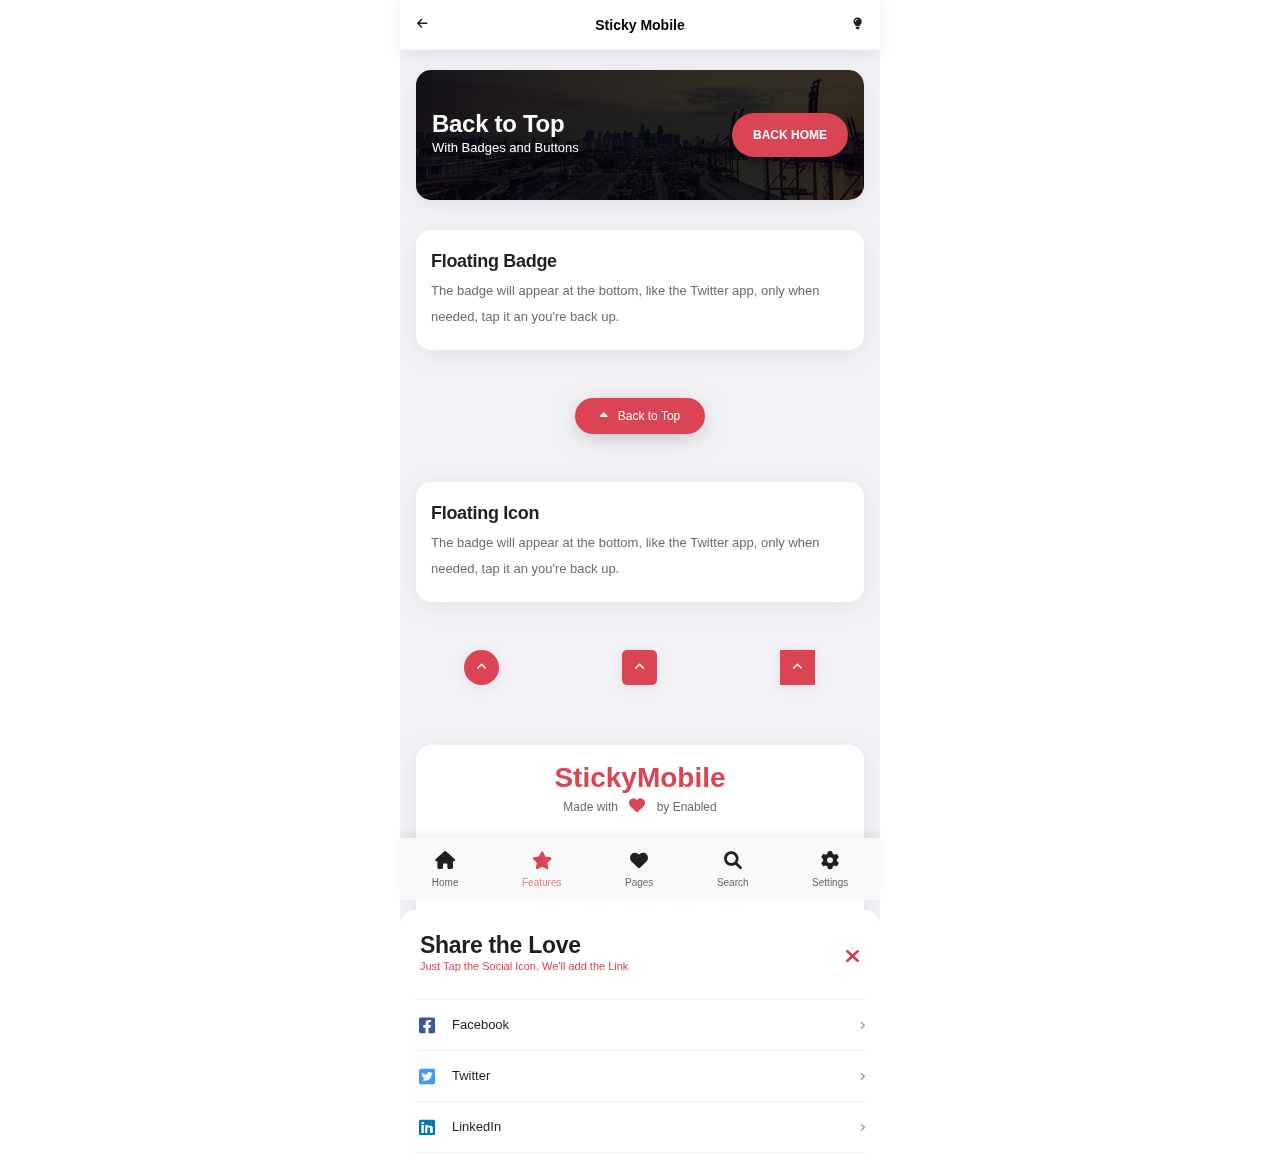
<file: component-back-to-top.html>
<!DOCTYPE HTML>
<html lang="en">
<head>
<meta http-equiv="Content-Type" content="text/html; charset=utf-8" />
<meta name="apple-mobile-web-app-capable" content="yes">
<meta name="apple-mobile-web-app-status-bar-style" content="black-translucent">
<meta name="viewport" content="width=device-width, initial-scale=1, minimum-scale=1, maximum-scale=1, viewport-fit=cover" />
<title>StickyMobile BootStrap</title>
<link rel="stylesheet" type="text/css" href="styles/bootstrap.css">
<link rel="stylesheet" type="text/css" href="styles/style.css">
<link href="https://fonts.googleapis.com/css?family=Roboto:300,300i,400,400i,500,500i,700,700i,900,900i|Source+Sans+Pro:300,300i,400,400i,600,600i,700,700i,900,900i&display=swap" rel="stylesheet">
<link rel="stylesheet" type="text/css" href="fonts/css/fontawesome-all.min.css">    
<link rel="manifest" href="_manifest.json" data-pwa-version="set_in_manifest_and_pwa_js">
<link rel="apple-touch-icon" sizes="180x180" href="app/icons/icon-192x192.png">
</head>
    
<body class="theme-light" data-highlight="highlight-red" data-gradient="body-default">
    
<div id="preloader"><div class="spinner-border color-highlight" role="status"></div></div>
    
<div id="page">
    
    <div class="header header-fixed header-logo-center">
        <a href="index.html" class="header-title">Sticky Mobile</a>
        <a href="#" data-back-button class="header-icon header-icon-1"><i class="fas fa-arrow-left"></i></a>
        <a href="#" data-toggle-theme class="header-icon header-icon-4"><i class="fas fa-lightbulb"></i></a>
    </div>
    
    <div id="footer-bar" class="footer-bar-1">
        <a href="index.html"><i class="fa fa-home"></i><span>Home</span></a>
        <a href="index-components.html" class="active-nav"><i class="fa fa-star"></i><span>Features</span></a>
        <a href="index-pages.html"><i class="fa fa-heart"></i><span>Pages</span></a>
        <a href="index-search.html"><i class="fa fa-search"></i><span>Search</span></a>
        <a href="#" data-menu="menu-settings"><i class="fa fa-cog"></i><span>Settings</span></a>
    </div>
        
    <div class="page-content header-clear-medium">
        
        <div class="card card-style preload-img" data-src="images/pictures/18w.jpg" data-card-height="130">
            <div class="card-center ms-3">
                <h1 class="color-white mb-0">Back to Top</h1>
                <p class="color-white mt-n1 mb-0">With Badges and Buttons</p>
            </div>
            <div class="card-center me-3">
                <a href="#" data-back-button class="btn btn-m float-end rounded-xl shadow-xl text-uppercase font-800 bg-highlight">Back Home</a>
            </div>
            <div class="card-overlay bg-black opacity-80"></div>
        </div>

        <div class="card card-style mb-0">
            <div class="content">
                <h4>Floating Badge</h4>
                <p>
                    The badge will appear at the bottom, like the Twitter app, only when needed, tap it an you're back up.
                </p>
            </div>            
        </div>    

        <div class="content mt-5 mb-5">
            <a href="#" class="back-to-top-badge bg-highlight shadow-xl"><i class="fa fa-caret-up"></i><span>Back to Top</span></a>
        </div>

        <div class="card card-style mb-3">
            <div class="content">
                <h4>Floating Icon</h4>
                <p>
                    The badge will appear at the bottom, like the Twitter app, only when needed, tap it an you're back up.
                </p>
            </div>            
        </div>    

        <div class="content mt-5">
            <div class="row">
                <div class="col-4">
                    <a href="#" class="back-to-top-icon back-to-top-icon-circle bg-highlight shadow-m"><i class="fa fa-angle-up"></i></a>
                </div>
                <div class="col-4">
                    <a href="#" class="back-to-top-icon rounded-xs back-to-top-icon-circle bg-highlight shadow-m"><i class="fa fa-angle-up"></i></a>
                </div>
                <div class="col-4">
                    <a href="#" class="back-to-top-icon rounded-0 back-to-top-icon-circle bg-highlight shadow-m"><i class="fa fa-angle-up"></i></a>
                </div>
            </div>
        </div>

        <div class="footer card card-style">
            <a href="#" class="footer-title"><span class="color-highlight">StickyMobile</span></a>
            <p class="footer-text"><span>Made with <i class="fa fa-heart color-highlight font-16 ps-2 pe-2"></i> by Enabled</span><br><br>Powered by the best Mobile Website Developer on Envato Market. Elite Quality. Elite Products.</p>
            <div class="text-center mb-3">
                <a href="#" class="icon icon-xs rounded-sm shadow-l me-1 bg-facebook"><i class="fab fa-facebook-f"></i></a>
                <a href="#" class="icon icon-xs rounded-sm shadow-l me-1 bg-twitter"><i class="fab fa-twitter"></i></a>
                <a href="#" class="icon icon-xs rounded-sm shadow-l me-1 bg-phone"><i class="fa fa-phone"></i></a>
                <a href="#" data-menu="menu-share" class="icon icon-xs rounded-sm me-1 shadow-l bg-red-dark"><i class="fa fa-share-alt"></i></a>
                <a href="#" class="back-to-top icon icon-xs rounded-sm shadow-l bg-dark-light"><i class="fa fa-angle-up"></i></a>
            </div>
            <p class="footer-copyright">Copyright &copy; Enabled <span id="copyright-year">2017</span>. All Rights Reserved.</p>
            <p class="footer-links"><a href="#" class="color-highlight">Privacy Policy</a> | <a href="#" class="color-highlight">Terms and Conditions</a> | <a href="#" class="back-to-top color-highlight"> Back to Top</a></p>
            <div class="clear"></div>
        </div>    
    
    </div>
    <!-- End of Page Content--> 
    <!-- All Menus, Action Sheets, Modals, Notifications, Toasts, Snackbars get Placed outside the <div class="page-content"> -->
    <div id="menu-settings" class="menu menu-box-bottom menu-box-detached">
        <div class="menu-title mt-0 pt-0"><h1>Settings</h1><p class="color-highlight">Flexible and Easy to Use</p><a href="#" class="close-menu"><i class="fa fa-times"></i></a></div>
        <div class="divider divider-margins mb-n2"></div>
        <div class="content">
            <div class="list-group list-custom-small">
                <a href="#" data-toggle-theme data-trigger-switch="switch-dark-mode" class="pb-2 ms-n1">
                    <i class="fa font-12 fa-moon rounded-s bg-highlight color-white me-3"></i>
                    <span>Dark Mode</span>
                    <div class="custom-control scale-switch ios-switch">
                        <input data-toggle-theme type="checkbox" class="ios-input" id="switch-dark-mode">
                        <label class="custom-control-label" for="switch-dark-mode"></label>
                    </div>
                    <i class="fa fa-angle-right"></i>
                </a>    
            </div>
            <div class="list-group list-custom-large">
                <a data-menu="menu-highlights" href="#">
                    <i class="fa font-14 fa-tint bg-green-dark rounded-s"></i>
                    <span>Page Highlight</span>
                    <strong>16 Colors Highlights Included</strong>
                    <span class="badge bg-highlight color-white">HOT</span>
                    <i class="fa fa-angle-right"></i>
                </a>        
                <a data-menu="menu-backgrounds" href="#" class="border-0">
                    <i class="fa font-14 fa-cog bg-blue-dark rounded-s"></i>
                    <span>Background Color</span>
                    <strong>10 Page Gradients Included</strong>
                    <span class="badge bg-highlight color-white">NEW</span>
                    <i class="fa fa-angle-right"></i>
                </a>        
            </div>
        </div>
    </div>
    <!-- Menu Settings Highlights-->
    <div id="menu-highlights" class="menu menu-box-bottom menu-box-detached">
        <div class="menu-title"><h1>Highlights</h1><p class="color-highlight">Any Element can have a Highlight Color</p><a href="#" class="close-menu"><i class="fa fa-times"></i></a></div>
        <div class="divider divider-margins mb-n2"></div>
        <div class="content">
            <div class="highlight-changer">
                <a href="#" data-change-highlight="blue"><i class="fa fa-circle color-blue-dark"></i><span class="color-blue-light">Default</span></a>
                <a href="#" data-change-highlight="red"><i class="fa fa-circle color-red-dark"></i><span class="color-red-light">Red</span></a>    
                <a href="#" data-change-highlight="orange"><i class="fa fa-circle color-orange-dark"></i><span class="color-orange-light">Orange</span></a>    
                <a href="#" data-change-highlight="pink2"><i class="fa fa-circle color-pink2-dark"></i><span class="color-pink-dark">Pink</span></a>    
                <a href="#" data-change-highlight="magenta"><i class="fa fa-circle color-magenta-dark"></i><span class="color-magenta-light">Purple</span></a>    
                <a href="#" data-change-highlight="aqua"><i class="fa fa-circle color-aqua-dark"></i><span class="color-aqua-light">Aqua</span></a>      
                <a href="#" data-change-highlight="teal"><i class="fa fa-circle color-teal-dark"></i><span class="color-teal-light">Teal</span></a>      
                <a href="#" data-change-highlight="mint"><i class="fa fa-circle color-mint-dark"></i><span class="color-mint-light">Mint</span></a>      
                <a href="#" data-change-highlight="green"><i class="fa fa-circle color-green-light"></i><span class="color-green-light">Green</span></a>    
                <a href="#" data-change-highlight="grass"><i class="fa fa-circle color-green-dark"></i><span class="color-green-dark">Grass</span></a>       
                <a href="#" data-change-highlight="sunny"><i class="fa fa-circle color-yellow-light"></i><span class="color-yellow-light">Sunny</span></a>    
                <a href="#" data-change-highlight="yellow"><i class="fa fa-circle color-yellow-dark"></i><span class="color-yellow-light">Goldish</span></a>
                <a href="#" data-change-highlight="brown"><i class="fa fa-circle color-brown-dark"></i><span class="color-brown-light">Wood</span></a>    
                <a href="#" data-change-highlight="night"><i class="fa fa-circle color-dark-dark"></i><span class="color-dark-light">Night</span></a>
                <a href="#" data-change-highlight="dark"><i class="fa fa-circle color-dark-light"></i><span class="color-dark-light">Dark</span></a>
                <div class="clearfix"></div>
            </div>
            <a href="#" data-menu="menu-settings" class="mb-3 btn btn-full btn-m rounded-sm bg-highlight shadow-xl text-uppercase font-900 mt-4">Back to Settings</a>
        </div>
    </div>    
    <!-- Menu Settings Backgrounds-->
    <div id="menu-backgrounds" class="menu menu-box-bottom menu-box-detached">
        <div class="menu-title"><h1>Backgrounds</h1><p class="color-highlight">Change Page Color Behind Content Boxes</p><a href="#" class="close-menu"><i class="fa fa-times"></i></a></div>
        <div class="divider divider-margins mb-n2"></div>
        <div class="content">
            <div class="background-changer">
                <a href="#" data-change-background="default"><i class="bg-theme"></i><span class="color-dark-dark">Default</span></a>
                <a href="#" data-change-background="plum"><i class="body-plum"></i><span class="color-plum-dark">Plum</span></a>
                <a href="#" data-change-background="magenta"><i class="body-magenta"></i><span class="color-dark-dark">Magenta</span></a>
                <a href="#" data-change-background="dark"><i class="body-dark"></i><span class="color-dark-dark">Dark</span></a>
                <a href="#" data-change-background="violet"><i class="body-violet"></i><span class="color-violet-dark">Violet</span></a>
                <a href="#" data-change-background="red"><i class="body-red"></i><span class="color-red-dark">Red</span></a>
                <a href="#" data-change-background="green"><i class="body-green"></i><span class="color-green-dark">Green</span></a>
                <a href="#" data-change-background="sky"><i class="body-sky"></i><span class="color-sky-dark">Sky</span></a>
                <a href="#" data-change-background="orange"><i class="body-orange"></i><span class="color-orange-dark">Orange</span></a>
                <a href="#" data-change-background="yellow"><i class="body-yellow"></i><span class="color-yellow-dark">Yellow</span></a>
                <div class="clearfix"></div>
            </div>
            <a href="#" data-menu="menu-settings" class="mb-3 btn btn-full btn-m rounded-sm bg-highlight shadow-xl text-uppercase font-900 mt-4">Back to Settings</a>
        </div>
    </div>
    <!-- Menu Share -->
    <div id="menu-share" class="menu menu-box-bottom menu-box-detached">
        <div class="menu-title mt-n1"><h1>Share the Love</h1><p class="color-highlight">Just Tap the Social Icon. We'll add the Link</p><a href="#" class="close-menu"><i class="fa fa-times"></i></a></div>
        <div class="content mb-0">
            <div class="divider mb-0"></div>
            <div class="list-group list-custom-small list-icon-0">
                <a href="auto_generated" class="shareToFacebook external-link">
                    <i class="font-18 fab fa-facebook-square color-facebook"></i>
                    <span class="font-13">Facebook</span>
                    <i class="fa fa-angle-right"></i>
                </a>
                <a href="auto_generated" class="shareToTwitter external-link">
                    <i class="font-18 fab fa-twitter-square color-twitter"></i>
                    <span class="font-13">Twitter</span>
                    <i class="fa fa-angle-right"></i>
                </a>
                <a href="auto_generated" class="shareToLinkedIn external-link">
                    <i class="font-18 fab fa-linkedin color-linkedin"></i>
                    <span class="font-13">LinkedIn</span>
                    <i class="fa fa-angle-right"></i>
                </a>        
                <a href="auto_generated" class="shareToWhatsApp external-link">
                    <i class="font-18 fab fa-whatsapp-square color-whatsapp"></i>
                    <span class="font-13">WhatsApp</span>
                    <i class="fa fa-angle-right"></i>
                </a>   
                <a href="auto_generated" class="shareToMail external-link border-0">
                    <i class="font-18 fa fa-envelope-square color-mail"></i>
                    <span class="font-13">Email</span>
                    <i class="fa fa-angle-right"></i>
                </a>
            </div>
        </div>
    </div>
    
</div>

<script type="text/javascript" src="scripts/bootstrap.min.js"></script>
<script type="text/javascript" src="scripts/custom.js"></script>
</body>
</file>
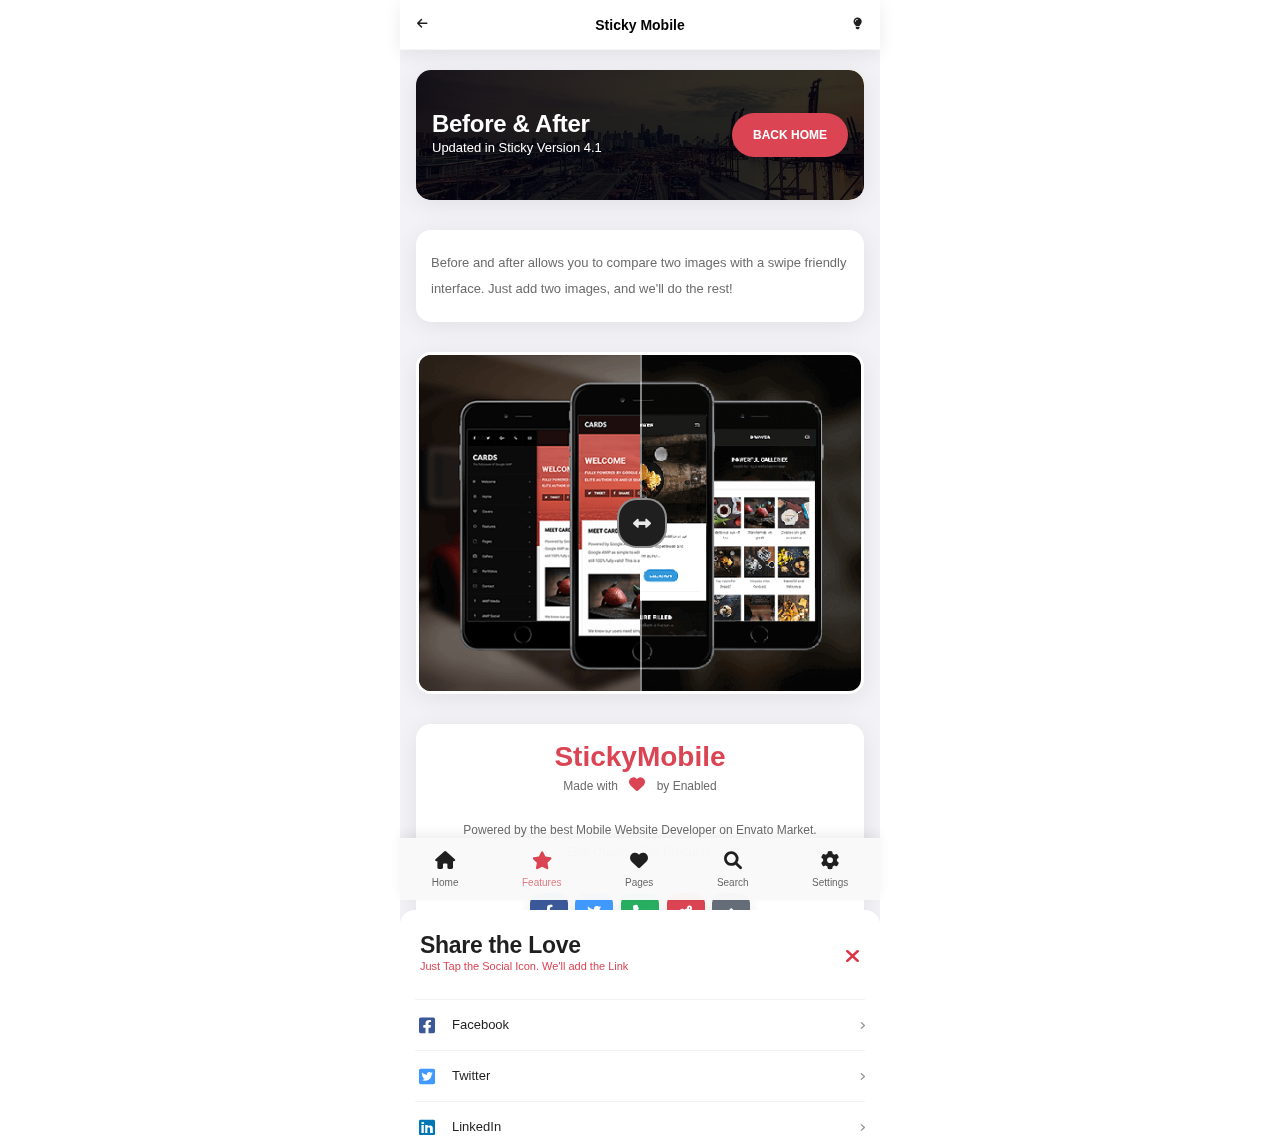
<file: component-before-after.html>
<!DOCTYPE HTML>
<html lang="en">
<head>
<meta http-equiv="Content-Type" content="text/html; charset=utf-8" />
<meta name="apple-mobile-web-app-capable" content="yes">
<meta name="apple-mobile-web-app-status-bar-style" content="black-translucent">
<meta name="viewport" content="width=device-width, initial-scale=1, minimum-scale=1, maximum-scale=1, viewport-fit=cover" />
<title>StickyMobile BootStrap</title>
<link rel="stylesheet" type="text/css" href="styles/bootstrap.css">
<link rel="stylesheet" type="text/css" href="styles/style.css">
<link href="https://fonts.googleapis.com/css?family=Roboto:300,300i,400,400i,500,500i,700,700i,900,900i|Source+Sans+Pro:300,300i,400,400i,600,600i,700,700i,900,900i&display=swap" rel="stylesheet">
<link rel="stylesheet" type="text/css" href="fonts/css/fontawesome-all.min.css">    
<link rel="manifest" href="_manifest.json" data-pwa-version="set_in_manifest_and_pwa_js">
<link rel="apple-touch-icon" sizes="180x180" href="app/icons/icon-192x192.png">
</head>
    
<body class="theme-light" data-highlight="highlight-red" data-gradient="body-default">
    
<div id="preloader"><div class="spinner-border color-highlight" role="status"></div></div>
    
<div id="page">
    
    <div class="header header-fixed header-logo-center">
        <a href="index.html" class="header-title">Sticky Mobile</a>
        <a href="#" data-back-button class="header-icon header-icon-1"><i class="fas fa-arrow-left"></i></a>
        <a href="#" data-toggle-theme class="header-icon header-icon-4"><i class="fas fa-lightbulb"></i></a>
    </div>
    
    <div id="footer-bar" class="footer-bar-1">
        <a href="index.html"><i class="fa fa-home"></i><span>Home</span></a>
        <a href="index-components.html" class="active-nav"><i class="fa fa-star"></i><span>Features</span></a>
        <a href="index-pages.html"><i class="fa fa-heart"></i><span>Pages</span></a>
        <a href="index-search.html"><i class="fa fa-search"></i><span>Search</span></a>
        <a href="#" data-menu="menu-settings"><i class="fa fa-cog"></i><span>Settings</span></a>
    </div>
        
    <div class="page-content header-clear-medium">
        
        <div class="card card-style preload-img" data-src="images/pictures/18w.jpg" data-card-height="130">
            <div class="card-center ms-3">
                <h1 class="color-white mb-0">Before & After</h1>
                <p class="color-white mt-n1 mb-0">Updated in Sticky Version 4.1</p>
            </div>
            <div class="card-center me-3">
                <a href="#" data-back-button class="btn btn-m float-end rounded-xl shadow-xl text-uppercase font-800 bg-highlight">Back Home</a>
            </div>
            <div class="card-overlay bg-black opacity-80"></div>
        </div>

        <div class="card card-style">
            <p class="content">
                Before and after allows you to compare two images with a swipe friendly interface. Just add two images, and we'll do the rest!
            </p>
        </div>
        
        <div class="card card-style">
            <!-- Only one before and after slider can be used per page -->
            <div id="before-after-slider" class="rounded-m">
                <div id="before-image"><img src="images/products/1.png" class="no-click" alt="before"></div>
                <div id="after-image"><img src="images/products/2.png" class="no-click" alt="after"></div>
                <div id="resizer"></div>
            </div>
        </div>
        
        <div class="footer card card-style">
            <a href="#" class="footer-title"><span class="color-highlight">StickyMobile</span></a>
            <p class="footer-text"><span>Made with <i class="fa fa-heart color-highlight font-16 ps-2 pe-2"></i> by Enabled</span><br><br>Powered by the best Mobile Website Developer on Envato Market. Elite Quality. Elite Products.</p>
            <div class="text-center mb-3">
                <a href="#" class="icon icon-xs rounded-sm shadow-l me-1 bg-facebook"><i class="fab fa-facebook-f"></i></a>
                <a href="#" class="icon icon-xs rounded-sm shadow-l me-1 bg-twitter"><i class="fab fa-twitter"></i></a>
                <a href="#" class="icon icon-xs rounded-sm shadow-l me-1 bg-phone"><i class="fa fa-phone"></i></a>
                <a href="#" data-menu="menu-share" class="icon icon-xs rounded-sm me-1 shadow-l bg-red-dark"><i class="fa fa-share-alt"></i></a>
                <a href="#" class="back-to-top icon icon-xs rounded-sm shadow-l bg-dark-light"><i class="fa fa-angle-up"></i></a>
            </div>
            <p class="footer-copyright">Copyright &copy; Enabled <span id="copyright-year">2017</span>. All Rights Reserved.</p>
            <p class="footer-links"><a href="#" class="color-highlight">Privacy Policy</a> | <a href="#" class="color-highlight">Terms and Conditions</a> | <a href="#" class="back-to-top color-highlight"> Back to Top</a></p>
            <div class="clear"></div>
        </div>    
        
    </div>
    <!-- End of Page Content--> 
    <!-- All Menus, Action Sheets, Modals, Notifications, Toasts, Snackbars get Placed outside the <div class="page-content"> -->
    <div id="menu-settings" class="menu menu-box-bottom menu-box-detached">
        <div class="menu-title mt-0 pt-0"><h1>Settings</h1><p class="color-highlight">Flexible and Easy to Use</p><a href="#" class="close-menu"><i class="fa fa-times"></i></a></div>
        <div class="divider divider-margins mb-n2"></div>
        <div class="content">
            <div class="list-group list-custom-small">
                <a href="#" data-toggle-theme data-trigger-switch="switch-dark-mode" class="pb-2 ms-n1">
                    <i class="fa font-12 fa-moon rounded-s bg-highlight color-white me-3"></i>
                    <span>Dark Mode</span>
                    <div class="custom-control scale-switch ios-switch">
                        <input data-toggle-theme type="checkbox" class="ios-input" id="switch-dark-mode">
                        <label class="custom-control-label" for="switch-dark-mode"></label>
                    </div>
                    <i class="fa fa-angle-right"></i>
                </a>    
            </div>
            <div class="list-group list-custom-large">
                <a data-menu="menu-highlights" href="#">
                    <i class="fa font-14 fa-tint bg-green-dark rounded-s"></i>
                    <span>Page Highlight</span>
                    <strong>16 Colors Highlights Included</strong>
                    <span class="badge bg-highlight color-white">HOT</span>
                    <i class="fa fa-angle-right"></i>
                </a>        
                <a data-menu="menu-backgrounds" href="#" class="border-0">
                    <i class="fa font-14 fa-cog bg-blue-dark rounded-s"></i>
                    <span>Background Color</span>
                    <strong>10 Page Gradients Included</strong>
                    <span class="badge bg-highlight color-white">NEW</span>
                    <i class="fa fa-angle-right"></i>
                </a>        
            </div>
        </div>
    </div>
    <!-- Menu Settings Highlights-->
    <div id="menu-highlights" class="menu menu-box-bottom menu-box-detached">
        <div class="menu-title"><h1>Highlights</h1><p class="color-highlight">Any Element can have a Highlight Color</p><a href="#" class="close-menu"><i class="fa fa-times"></i></a></div>
        <div class="divider divider-margins mb-n2"></div>
        <div class="content">
            <div class="highlight-changer">
                <a href="#" data-change-highlight="blue"><i class="fa fa-circle color-blue-dark"></i><span class="color-blue-light">Default</span></a>
                <a href="#" data-change-highlight="red"><i class="fa fa-circle color-red-dark"></i><span class="color-red-light">Red</span></a>    
                <a href="#" data-change-highlight="orange"><i class="fa fa-circle color-orange-dark"></i><span class="color-orange-light">Orange</span></a>    
                <a href="#" data-change-highlight="pink2"><i class="fa fa-circle color-pink2-dark"></i><span class="color-pink-dark">Pink</span></a>    
                <a href="#" data-change-highlight="magenta"><i class="fa fa-circle color-magenta-dark"></i><span class="color-magenta-light">Purple</span></a>    
                <a href="#" data-change-highlight="aqua"><i class="fa fa-circle color-aqua-dark"></i><span class="color-aqua-light">Aqua</span></a>      
                <a href="#" data-change-highlight="teal"><i class="fa fa-circle color-teal-dark"></i><span class="color-teal-light">Teal</span></a>      
                <a href="#" data-change-highlight="mint"><i class="fa fa-circle color-mint-dark"></i><span class="color-mint-light">Mint</span></a>      
                <a href="#" data-change-highlight="green"><i class="fa fa-circle color-green-light"></i><span class="color-green-light">Green</span></a>    
                <a href="#" data-change-highlight="grass"><i class="fa fa-circle color-green-dark"></i><span class="color-green-dark">Grass</span></a>       
                <a href="#" data-change-highlight="sunny"><i class="fa fa-circle color-yellow-light"></i><span class="color-yellow-light">Sunny</span></a>    
                <a href="#" data-change-highlight="yellow"><i class="fa fa-circle color-yellow-dark"></i><span class="color-yellow-light">Goldish</span></a>
                <a href="#" data-change-highlight="brown"><i class="fa fa-circle color-brown-dark"></i><span class="color-brown-light">Wood</span></a>    
                <a href="#" data-change-highlight="night"><i class="fa fa-circle color-dark-dark"></i><span class="color-dark-light">Night</span></a>
                <a href="#" data-change-highlight="dark"><i class="fa fa-circle color-dark-light"></i><span class="color-dark-light">Dark</span></a>
                <div class="clearfix"></div>
            </div>
            <a href="#" data-menu="menu-settings" class="mb-3 btn btn-full btn-m rounded-sm bg-highlight shadow-xl text-uppercase font-900 mt-4">Back to Settings</a>
        </div>
    </div>    
    <!-- Menu Settings Backgrounds-->
    <div id="menu-backgrounds" class="menu menu-box-bottom menu-box-detached">
        <div class="menu-title"><h1>Backgrounds</h1><p class="color-highlight">Change Page Color Behind Content Boxes</p><a href="#" class="close-menu"><i class="fa fa-times"></i></a></div>
        <div class="divider divider-margins mb-n2"></div>
        <div class="content">
            <div class="background-changer">
                <a href="#" data-change-background="default"><i class="bg-theme"></i><span class="color-dark-dark">Default</span></a>
                <a href="#" data-change-background="plum"><i class="body-plum"></i><span class="color-plum-dark">Plum</span></a>
                <a href="#" data-change-background="magenta"><i class="body-magenta"></i><span class="color-dark-dark">Magenta</span></a>
                <a href="#" data-change-background="dark"><i class="body-dark"></i><span class="color-dark-dark">Dark</span></a>
                <a href="#" data-change-background="violet"><i class="body-violet"></i><span class="color-violet-dark">Violet</span></a>
                <a href="#" data-change-background="red"><i class="body-red"></i><span class="color-red-dark">Red</span></a>
                <a href="#" data-change-background="green"><i class="body-green"></i><span class="color-green-dark">Green</span></a>
                <a href="#" data-change-background="sky"><i class="body-sky"></i><span class="color-sky-dark">Sky</span></a>
                <a href="#" data-change-background="orange"><i class="body-orange"></i><span class="color-orange-dark">Orange</span></a>
                <a href="#" data-change-background="yellow"><i class="body-yellow"></i><span class="color-yellow-dark">Yellow</span></a>
                <div class="clearfix"></div>
            </div>
            <a href="#" data-menu="menu-settings" class="mb-3 btn btn-full btn-m rounded-sm bg-highlight shadow-xl text-uppercase font-900 mt-4">Back to Settings</a>
        </div>
    </div>
    <!-- Menu Share -->
    <div id="menu-share" class="menu menu-box-bottom menu-box-detached">
        <div class="menu-title mt-n1"><h1>Share the Love</h1><p class="color-highlight">Just Tap the Social Icon. We'll add the Link</p><a href="#" class="close-menu"><i class="fa fa-times"></i></a></div>
        <div class="content mb-0">
            <div class="divider mb-0"></div>
            <div class="list-group list-custom-small list-icon-0">
                <a href="auto_generated" class="shareToFacebook external-link">
                    <i class="font-18 fab fa-facebook-square color-facebook"></i>
                    <span class="font-13">Facebook</span>
                    <i class="fa fa-angle-right"></i>
                </a>
                <a href="auto_generated" class="shareToTwitter external-link">
                    <i class="font-18 fab fa-twitter-square color-twitter"></i>
                    <span class="font-13">Twitter</span>
                    <i class="fa fa-angle-right"></i>
                </a>
                <a href="auto_generated" class="shareToLinkedIn external-link">
                    <i class="font-18 fab fa-linkedin color-linkedin"></i>
                    <span class="font-13">LinkedIn</span>
                    <i class="fa fa-angle-right"></i>
                </a>        
                <a href="auto_generated" class="shareToWhatsApp external-link">
                    <i class="font-18 fab fa-whatsapp-square color-whatsapp"></i>
                    <span class="font-13">WhatsApp</span>
                    <i class="fa fa-angle-right"></i>
                </a>   
                <a href="auto_generated" class="shareToMail external-link border-0">
                    <i class="font-18 fa fa-envelope-square color-mail"></i>
                    <span class="font-13">Email</span>
                    <i class="fa fa-angle-right"></i>
                </a>
            </div>
        </div>
    </div>
    
</div>

<script type="text/javascript" src="scripts/bootstrap.min.js"></script>
<script type="text/javascript" src="scripts/custom.js"></script>
</body>
</file>
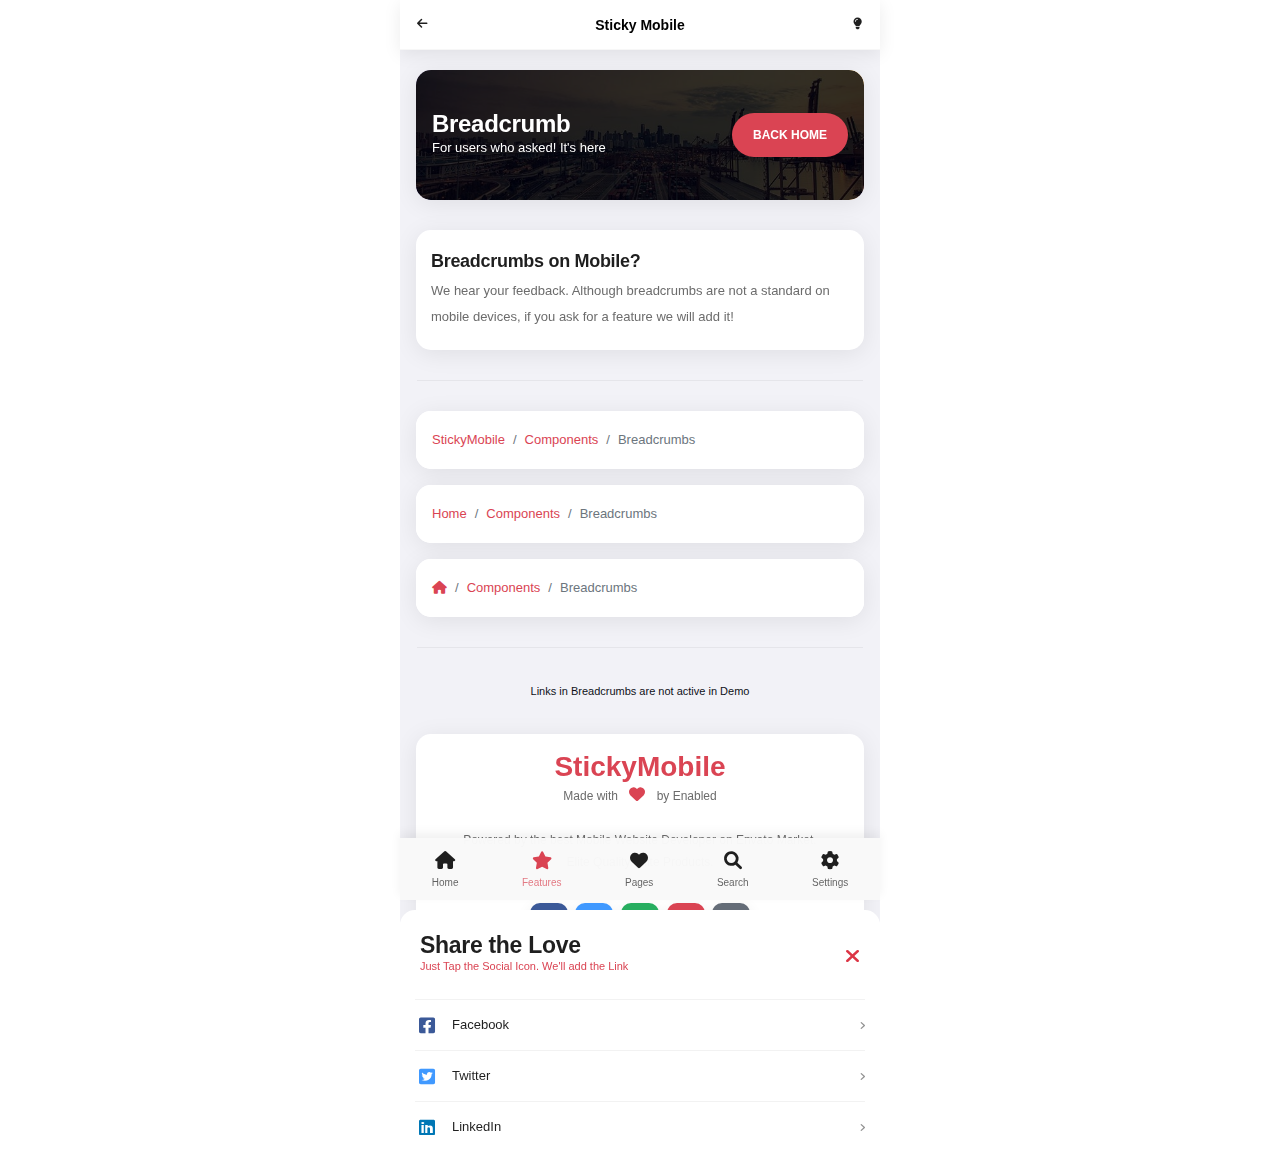
<file: component-breadcrumb.html>
<!DOCTYPE HTML>
<html lang="en">
<head>
<meta http-equiv="Content-Type" content="text/html; charset=utf-8" />
<meta name="apple-mobile-web-app-capable" content="yes">
<meta name="apple-mobile-web-app-status-bar-style" content="black-translucent">
<meta name="viewport" content="width=device-width, initial-scale=1, minimum-scale=1, maximum-scale=1, viewport-fit=cover" />
<title>StickyMobile BootStrap</title>
<link rel="stylesheet" type="text/css" href="styles/bootstrap.css">
<link rel="stylesheet" type="text/css" href="styles/style.css">
<link href="https://fonts.googleapis.com/css?family=Roboto:300,300i,400,400i,500,500i,700,700i,900,900i|Source+Sans+Pro:300,300i,400,400i,600,600i,700,700i,900,900i&display=swap" rel="stylesheet">
<link rel="stylesheet" type="text/css" href="fonts/css/fontawesome-all.min.css">    
<link rel="manifest" href="_manifest.json" data-pwa-version="set_in_manifest_and_pwa_js">
<link rel="apple-touch-icon" sizes="180x180" href="app/icons/icon-192x192.png">
</head>
    
<body class="theme-light" data-highlight="highlight-red" data-gradient="body-default">
    
<div id="preloader"><div class="spinner-border color-highlight" role="status"></div></div>
    
<div id="page">
    
    <div class="header header-fixed header-logo-center">
        <a href="index.html" class="header-title">Sticky Mobile</a>
        <a href="#" data-back-button class="header-icon header-icon-1"><i class="fas fa-arrow-left"></i></a>
        <a href="#" data-toggle-theme class="header-icon header-icon-4"><i class="fas fa-lightbulb"></i></a>
    </div>
    
    <div id="footer-bar" class="footer-bar-1">
        <a href="index.html"><i class="fa fa-home"></i><span>Home</span></a>
        <a href="index-components.html" class="active-nav"><i class="fa fa-star"></i><span>Features</span></a>
        <a href="index-pages.html"><i class="fa fa-heart"></i><span>Pages</span></a>
        <a href="index-search.html"><i class="fa fa-search"></i><span>Search</span></a>
        <a href="#" data-menu="menu-settings"><i class="fa fa-cog"></i><span>Settings</span></a>
    </div>
        
    <div class="page-content header-clear-medium">
        
        <div class="card card-style preload-img" data-src="images/pictures/18w.jpg" data-card-height="130">
            <div class="card-center ms-3">
                <h1 class="color-white mb-0">Breadcrumb</h1>
                <p class="color-white mt-n1 mb-0">For users who asked! It's here</p>
            </div>
            <div class="card-center me-3">
                <a href="#" data-back-button class="btn btn-m float-end rounded-xl shadow-xl text-uppercase font-800 bg-highlight">Back Home</a>
            </div>
            <div class="card-overlay bg-black opacity-80"></div>
        </div>       

        <div class="card card-style">
            <div class="content">
                <h4>Breadcrumbs on Mobile?</h4>
                <p class="pb-0">
                    We hear your feedback. Although breadcrumbs are not a standard on mobile devices, if you ask for a feature we will add it! 
                </p>
            </div>
        </div>
        
        <div class="divider divider-margins"></div>
        
        <div class="card card-style mb-3">
            <ol class="breadcrumb bg-theme p-3 mb-0">
                <li class="breadcrumb-item"><a href="#" class="color-highlight">StickyMobile</a></li>
                <li class="breadcrumb-item"><a href="#" class="color-highlight">Components</a></li>
                <li class="breadcrumb-item active" aria-current="page">Breadcrumbs</li>
            </ol>
        </div>
        <div class="card card-style mb-3">
            <ol class="breadcrumb bg-theme p-3 mb-0">
                <li class="breadcrumb-item"><a href="#" class="color-highlight">Home</a></li>
                <li class="breadcrumb-item"><a href="#" class="color-highlight">Components</a></li>
                <li class="breadcrumb-item active" aria-current="page">Breadcrumbs</li>
            </ol>
        </div>
        <div class="card card-style">
            <ol class="breadcrumb bg-theme p-3 mb-0">
                <li class="breadcrumb-item"><a href="#" class="color-highlight"><i class="fa fa-home"></i></a></li>
                <li class="breadcrumb-item"><a href="#" class="color-highlight">Components</a></li>
                <li class="breadcrumb-item active" aria-current="page">Breadcrumbs</li>
            </ol>
        </div>
        <div class="divider divider-margins"></div>
        <p class="text-center font-11 color-theme">Links in Breadcrumbs are not active in Demo</p>

        <div class="footer card card-style">
            <a href="#" class="footer-title"><span class="color-highlight">StickyMobile</span></a>
            <p class="footer-text"><span>Made with <i class="fa fa-heart color-highlight font-16 ps-2 pe-2"></i> by Enabled</span><br><br>Powered by the best Mobile Website Developer on Envato Market. Elite Quality. Elite Products.</p>
            <div class="text-center mb-3">
                <a href="#" class="icon icon-xs rounded-sm shadow-l me-1 bg-facebook"><i class="fab fa-facebook-f"></i></a>
                <a href="#" class="icon icon-xs rounded-sm shadow-l me-1 bg-twitter"><i class="fab fa-twitter"></i></a>
                <a href="#" class="icon icon-xs rounded-sm shadow-l me-1 bg-phone"><i class="fa fa-phone"></i></a>
                <a href="#" data-menu="menu-share" class="icon icon-xs rounded-sm me-1 shadow-l bg-red-dark"><i class="fa fa-share-alt"></i></a>
                <a href="#" class="back-to-top icon icon-xs rounded-sm shadow-l bg-dark-light"><i class="fa fa-angle-up"></i></a>
            </div>
            <p class="footer-copyright">Copyright &copy; Enabled <span id="copyright-year">2017</span>. All Rights Reserved.</p>
            <p class="footer-links"><a href="#" class="color-highlight">Privacy Policy</a> | <a href="#" class="color-highlight">Terms and Conditions</a> | <a href="#" class="back-to-top color-highlight"> Back to Top</a></p>
            <div class="clear"></div>
        </div>    
        
    </div>
    <!-- End of Page Content--> 
    <!-- All Menus, Action Sheets, Modals, Notifications, Toasts, Snackbars get Placed outside the <div class="page-content"> -->
    <div id="menu-settings" class="menu menu-box-bottom menu-box-detached">
        <div class="menu-title mt-0 pt-0"><h1>Settings</h1><p class="color-highlight">Flexible and Easy to Use</p><a href="#" class="close-menu"><i class="fa fa-times"></i></a></div>
        <div class="divider divider-margins mb-n2"></div>
        <div class="content">
            <div class="list-group list-custom-small">
                <a href="#" data-toggle-theme data-trigger-switch="switch-dark-mode" class="pb-2 ms-n1">
                    <i class="fa font-12 fa-moon rounded-s bg-highlight color-white me-3"></i>
                    <span>Dark Mode</span>
                    <div class="custom-control scale-switch ios-switch">
                        <input data-toggle-theme type="checkbox" class="ios-input" id="switch-dark-mode">
                        <label class="custom-control-label" for="switch-dark-mode"></label>
                    </div>
                    <i class="fa fa-angle-right"></i>
                </a>    
            </div>
            <div class="list-group list-custom-large">
                <a data-menu="menu-highlights" href="#">
                    <i class="fa font-14 fa-tint bg-green-dark rounded-s"></i>
                    <span>Page Highlight</span>
                    <strong>16 Colors Highlights Included</strong>
                    <span class="badge bg-highlight color-white">HOT</span>
                    <i class="fa fa-angle-right"></i>
                </a>        
                <a data-menu="menu-backgrounds" href="#" class="border-0">
                    <i class="fa font-14 fa-cog bg-blue-dark rounded-s"></i>
                    <span>Background Color</span>
                    <strong>10 Page Gradients Included</strong>
                    <span class="badge bg-highlight color-white">NEW</span>
                    <i class="fa fa-angle-right"></i>
                </a>        
            </div>
        </div>
    </div>
    <!-- Menu Settings Highlights-->
    <div id="menu-highlights" class="menu menu-box-bottom menu-box-detached">
        <div class="menu-title"><h1>Highlights</h1><p class="color-highlight">Any Element can have a Highlight Color</p><a href="#" class="close-menu"><i class="fa fa-times"></i></a></div>
        <div class="divider divider-margins mb-n2"></div>
        <div class="content">
            <div class="highlight-changer">
                <a href="#" data-change-highlight="blue"><i class="fa fa-circle color-blue-dark"></i><span class="color-blue-light">Default</span></a>
                <a href="#" data-change-highlight="red"><i class="fa fa-circle color-red-dark"></i><span class="color-red-light">Red</span></a>    
                <a href="#" data-change-highlight="orange"><i class="fa fa-circle color-orange-dark"></i><span class="color-orange-light">Orange</span></a>    
                <a href="#" data-change-highlight="pink2"><i class="fa fa-circle color-pink2-dark"></i><span class="color-pink-dark">Pink</span></a>    
                <a href="#" data-change-highlight="magenta"><i class="fa fa-circle color-magenta-dark"></i><span class="color-magenta-light">Purple</span></a>    
                <a href="#" data-change-highlight="aqua"><i class="fa fa-circle color-aqua-dark"></i><span class="color-aqua-light">Aqua</span></a>      
                <a href="#" data-change-highlight="teal"><i class="fa fa-circle color-teal-dark"></i><span class="color-teal-light">Teal</span></a>      
                <a href="#" data-change-highlight="mint"><i class="fa fa-circle color-mint-dark"></i><span class="color-mint-light">Mint</span></a>      
                <a href="#" data-change-highlight="green"><i class="fa fa-circle color-green-light"></i><span class="color-green-light">Green</span></a>    
                <a href="#" data-change-highlight="grass"><i class="fa fa-circle color-green-dark"></i><span class="color-green-dark">Grass</span></a>       
                <a href="#" data-change-highlight="sunny"><i class="fa fa-circle color-yellow-light"></i><span class="color-yellow-light">Sunny</span></a>    
                <a href="#" data-change-highlight="yellow"><i class="fa fa-circle color-yellow-dark"></i><span class="color-yellow-light">Goldish</span></a>
                <a href="#" data-change-highlight="brown"><i class="fa fa-circle color-brown-dark"></i><span class="color-brown-light">Wood</span></a>    
                <a href="#" data-change-highlight="night"><i class="fa fa-circle color-dark-dark"></i><span class="color-dark-light">Night</span></a>
                <a href="#" data-change-highlight="dark"><i class="fa fa-circle color-dark-light"></i><span class="color-dark-light">Dark</span></a>
                <div class="clearfix"></div>
            </div>
            <a href="#" data-menu="menu-settings" class="mb-3 btn btn-full btn-m rounded-sm bg-highlight shadow-xl text-uppercase font-900 mt-4">Back to Settings</a>
        </div>
    </div>    
    <!-- Menu Settings Backgrounds-->
    <div id="menu-backgrounds" class="menu menu-box-bottom menu-box-detached">
        <div class="menu-title"><h1>Backgrounds</h1><p class="color-highlight">Change Page Color Behind Content Boxes</p><a href="#" class="close-menu"><i class="fa fa-times"></i></a></div>
        <div class="divider divider-margins mb-n2"></div>
        <div class="content">
            <div class="background-changer">
                <a href="#" data-change-background="default"><i class="bg-theme"></i><span class="color-dark-dark">Default</span></a>
                <a href="#" data-change-background="plum"><i class="body-plum"></i><span class="color-plum-dark">Plum</span></a>
                <a href="#" data-change-background="magenta"><i class="body-magenta"></i><span class="color-dark-dark">Magenta</span></a>
                <a href="#" data-change-background="dark"><i class="body-dark"></i><span class="color-dark-dark">Dark</span></a>
                <a href="#" data-change-background="violet"><i class="body-violet"></i><span class="color-violet-dark">Violet</span></a>
                <a href="#" data-change-background="red"><i class="body-red"></i><span class="color-red-dark">Red</span></a>
                <a href="#" data-change-background="green"><i class="body-green"></i><span class="color-green-dark">Green</span></a>
                <a href="#" data-change-background="sky"><i class="body-sky"></i><span class="color-sky-dark">Sky</span></a>
                <a href="#" data-change-background="orange"><i class="body-orange"></i><span class="color-orange-dark">Orange</span></a>
                <a href="#" data-change-background="yellow"><i class="body-yellow"></i><span class="color-yellow-dark">Yellow</span></a>
                <div class="clearfix"></div>
            </div>
            <a href="#" data-menu="menu-settings" class="mb-3 btn btn-full btn-m rounded-sm bg-highlight shadow-xl text-uppercase font-900 mt-4">Back to Settings</a>
        </div>
    </div>
    <!-- Menu Share -->
    <div id="menu-share" class="menu menu-box-bottom menu-box-detached">
        <div class="menu-title mt-n1"><h1>Share the Love</h1><p class="color-highlight">Just Tap the Social Icon. We'll add the Link</p><a href="#" class="close-menu"><i class="fa fa-times"></i></a></div>
        <div class="content mb-0">
            <div class="divider mb-0"></div>
            <div class="list-group list-custom-small list-icon-0">
                <a href="auto_generated" class="shareToFacebook external-link">
                    <i class="font-18 fab fa-facebook-square color-facebook"></i>
                    <span class="font-13">Facebook</span>
                    <i class="fa fa-angle-right"></i>
                </a>
                <a href="auto_generated" class="shareToTwitter external-link">
                    <i class="font-18 fab fa-twitter-square color-twitter"></i>
                    <span class="font-13">Twitter</span>
                    <i class="fa fa-angle-right"></i>
                </a>
                <a href="auto_generated" class="shareToLinkedIn external-link">
                    <i class="font-18 fab fa-linkedin color-linkedin"></i>
                    <span class="font-13">LinkedIn</span>
                    <i class="fa fa-angle-right"></i>
                </a>        
                <a href="auto_generated" class="shareToWhatsApp external-link">
                    <i class="font-18 fab fa-whatsapp-square color-whatsapp"></i>
                    <span class="font-13">WhatsApp</span>
                    <i class="fa fa-angle-right"></i>
                </a>   
                <a href="auto_generated" class="shareToMail external-link border-0">
                    <i class="font-18 fa fa-envelope-square color-mail"></i>
                    <span class="font-13">Email</span>
                    <i class="fa fa-angle-right"></i>
                </a>
            </div>
        </div>
    </div>
    
</div>

<script type="text/javascript" src="scripts/bootstrap.min.js"></script>
<script type="text/javascript" src="scripts/custom.js"></script>
</body>
</file>
<file: styles/style.css>
.fa-rotate-180,
.fa-rotate-90,
[data-bs-toggle] i {
  transition: all 350ms ease;
}

/*Typography Settings*/
/* Original */
/* body {
  font-size: 13px;
  font-family: "Roboto", sans-serif !important;
  line-height: 26px !important;
  color: #6c6c6c !important;
  background-color: #f0f0f0;
} */

body {
    font-size: 13px;
    font-family: "Roboto", sans-serif !important;
    line-height: 26px !important;
    color: #6c6c6c !important;
    background-color: #fff;
    min-height: 100vh;
    position: relative;
    /* overflow: hidden !important; */
    max-width: 480px;
    min-width: 320px;
    margin: 0 auto;
    overflow-y: auto;
}

h1,
h2,
h3,
h4,
h5,
h6 {
  font-weight: 700;
  color: #1f1f1f;
  font-family: "Source Sans Pro", sans-serif !important;
  margin-bottom: 5px;
  letter-spacing: -0.3px;
}

h1 {
  font-size: 24px;
  line-height: 30px;
}

h2 {
  font-size: 21px;
  line-height: 25px;
}

h3 {
  font-size: 20px;
  line-height: 24px;
}

h4 {
  font-size: 18px;
  line-height: 23px;
}

h5 {
  font-size: 16px;
  line-height: 22px;
}

a {
  text-decoration: none !important;
}

p {
  color: #6c6c6c;
  margin-bottom: 30px;
  padding-bottom: 0px;
}

/*Page Stucture Settings*/
body {
  min-height: 60vh;
}

.notch-clear {
  padding-top: calc(0px + constant(safe-area-inset-top) * 0.8) !important;
  padding-top: calc(0px + env(safe-area-inset-top) * 0.8) !important;
}

.notch-push {
  transform: translateY(-150%) !important;
  top: calc(0px + constant(safe-area-inset-top) * 0.8) !important;
  top: calc(0px + env(safe-area-inset-top) * 0.8) !important;
}

#page {
  position: relative;
}

.page-content {
  overflow-x: hidden;
  transition: all 350ms ease;
  /* mumun */
  min-height: 1000px;
  /* mumun */
  z-index: 90;
  padding-bottom: 80px;
  padding-bottom: calc(80px + constant(safe-area-inset-bottom) * 1.1);
  padding-bottom: calc(80px + env(safe-area-inset-bottom) * 1.1);
}

.content-box {
  background-color: #FFFFFF;
  border-radius: 15px;
  margin-left: 15px;
  margin-right: 15px;
  box-shadow: 0 2px 14px 0 rgba(0, 0, 0, 0.08);
}

/*Content Boxes*/
.content {
  margin: 20px 15px 20px 15px;
}

.content p:last-child {
  margin-bottom: 0px;
}

.content-full {
  margin: 0px;
}

.content-boxed {
  padding: 20px 15px 0px 15px;
}

/*Logos*/
.header-logo {
  background-size: 28px 28px;
  width: 50px;
}

.footer .footer-logo {
  background-size: 80px 80px;
  height: 80px !important;
  margin-bottom: 20px !important;
}

.theme-light .header .header-logo {
  background-image: url(../images/preload-logo.png);
}

.theme-dark .header .header-logo {
  background-image: url(../images/preload-logo.png);
}

.theme-light .footer .footer-logo {
  background-image: url(../images/preload-logo.png);
}

.theme-dark .footer .footer-logo {
  background-image: url(../images/preload-logo.png);
}

/*--Header---*/
.header-title span {
  font-family: "Source Sans Pro", sans-serif;
}

.footer-title span {
  font-family: "Source Sans Pro", sans-serif;
}

.header-logo {
  color: rgba(0, 0, 0, 0) !important;
}

.header-logo span {
  display: none;
  display: none;
}

.header {
  position: fixed;
  top: 0px;
  left: 0px;
  right: 0px;
  height: 50px;
  height: calc(50px + constant(safe-area-inset-top) * 0.8) !important;
  height: calc(50px + env(safe-area-inset-top) * 0.8) !important;
  z-index: 99;
  transition: all 350ms ease;
  background-color: #FFF;
  border-bottom: solid 1px rgba(0, 0, 0, 0.03);
  box-shadow: 0 4px 18px 0 rgba(0, 0, 0, 0.08);
  max-width: 480px;
  min-width: 320px;
  margin: 0 auto;
}

.header .header-title {
  position: absolute;
  height: 50px;
  line-height: 50px;
  margin-top: calc(constant(safe-area-inset-top) * 0.8) !important;
  margin-top: calc(env(safe-area-inset-top) * 0.8) !important;
  font-size: 14px;
  color: #000;
  font-weight: 600;
  z-index: 1;
  font-family: "Source Sans Pro", sans-serif;
}

.header .header-logo {
  background-repeat: no-repeat;
  background-position: center center;
  height: 100%;
  position: absolute;
  z-index: 1;
  left: 50%;
  margin-top: calc(constant(safe-area-inset-top) * 0.8) !important;
  margin-top: calc(env(safe-area-inset-top) * 0.8) !important;
}

.header .header-icon {
  position: absolute;
  height: 50px;
  width: 45px;
  text-align: center;
  line-height: 49px;
  font-size: 12px;
  color: #1f1f1f;
  border: none;
  -webkit-appearance: none;
  appearance: none;
  background-color: rgba(0, 0, 0, 0) !important;
}

.header .dropdown-menu {
  z-index: 99;
}

.header-nav {
  position: fixed;
  top: 0px;
  left: 0px;
  right: 0px;
  height: 50px;
  z-index: 99;
  transition: all 350ms ease;
}

.header-nav .header-title {
  position: absolute;
  height: 50px;
  line-height: 50px;
  font-size: 14px;
  color: #000;
  font-weight: 600;
  z-index: 1;
  font-family: "Source Sans Pro", sans-serif;
}

.header-nav .header-logo {
  background-repeat: no-repeat;
  background-position: center center;
  height: 100%;
  position: absolute;
  z-index: 1;
  left: 50%;
}

.header-nav .header-icon {
  position: absolute;
  height: 50px;
  width: 45px;
  text-align: center;
  line-height: 49px;
  font-size: 12px;
  color: #1f1f1f;
  border: none;
  -webkit-appearance: none;
  appearance: none;
  background-color: rgba(0, 0, 0, 0) !important;
}

.footer .footer-logo {
  background-repeat: no-repeat;
  background-position: center center;
  height: 100%;
  position: absolute;
  z-index: 1;
  left: 50%;
}

.header-auto-show {
  opacity: 0;
  transition: all 350ms ease;
}

.header-active {
  opacity: 1;
  transition: all 350ms ease;
}

.header-always-show .header {
  margin-top: 0px !important;
}

.header-static {
  position: relative !important;
}

.header-transparent {
  background-color: rgba(0, 0, 0, 0) !important;
  box-shadow: none !important;
  border: none !important;
}

.header-clear {
  padding-top: 50px;
  padding-top: calc(50px + constant(safe-area-inset-top) * 0.8) !important;
  padding-top: calc(50px + env(safe-area-inset-top) * 0.8) !important;
}

.header-clear-small {
  padding-top: 20px;
  padding-top: calc(20px + constant(safe-area-inset-top) * 0.8) !important;
  padding-top: calc(20px + env(safe-area-inset-top) * 0.8) !important;
}

.header-clear-medium {
  padding-top: 70px;
  padding-top: calc(70px + constant(safe-area-inset-top) * 0.8) !important;
  padding-top: calc(70px + env(safe-area-inset-top) * 0.8) !important;
}

.header-clear-large {
  padding-top: 85px;
  padding-top: calc(85px + constant(safe-area-inset-top) * 0.8) !important;
  padding-top: calc(85px + env(safe-area-inset-top) * 0.8) !important;
}

.header-icon {
  margin-top: calc(constant(safe-area-inset-top) * 0.8) !important;
  margin-top: calc(env(safe-area-inset-top) * 0.8) !important;
}

.header-icon .badge {
  position: absolute;
  margin-left: -5px;
  color: #FFF !important;
  width: 16px;
  text-align: center;
  line-height: 16px;
  padding: 0px;
  padding-left: 1px !important;
  border-radius: 18px;
  margin-top: 7px;
  font-size: 11px;
}

.header-transparent-light {
  background-color: rgba(0, 0, 0, 0);
  box-shadow: none !important;
}

.header-transparent-light a {
  color: #FFF;
}

.header-transparent-dark {
  background-color: rgba(0, 0, 0, 0);
  box-shadow: none !important;
}

.header-transparent-dark a {
  color: #000;
}

.header-logo-center .header-icon-1 {
  left: 0px;
}

.header-logo-center .header-icon-2 {
  left: 45px;
}

.header-logo-center .header-icon-3 {
  right: 45px;
}

.header-logo-center .header-icon-4 {
  right: 0px;
}

.header-logo-center .header-title {
  width: 150px;
  left: 50%;
  margin-left: -75px;
  text-align: center;
}

.header-logo-center .header-logo {
  background-position: center center;
  width: 150px !important;
  left: 50%;
  margin-left: -75px;
  text-align: center;
}

.header-logo-left .header-icon-1 {
  right: 0px;
}

.header-logo-left .header-icon-2 {
  right: 45px;
}

.header-logo-left .header-icon-3 {
  right: 90px;
}

.header-logo-left .header-icon-4 {
  right: 135px;
}

.header-logo-left .header-logo {
  left: 0px !important;
  margin-left: 0px !important;
}

.header-logo-left .header-title {
  left: 15px !important;
  margin-left: 0px !important;
}

.header-logo-right .header-icon-1 {
  left: 0px;
}

.header-logo-right .header-icon-2 {
  left: 45px;
}

.header-logo-right .header-icon-3 {
  left: 90px;
}

.header-logo-right .header-icon-4 {
  left: 135px;
}

.header-logo-right .header-logo {
  left: auto !important;
  right: 20px !important;
  margin-left: 0px !important;
}

.header-logo-right .header-title {
  left: auto !important;
  right: 20px !important;
  margin-left: 0px !important;
}

.header-logo-app .header-icon-1 {
  left: 3px;
}

.header-logo-app .header-icon-2 {
  right: 2px;
}

.header-logo-app .header-icon-3 {
  right: 45px;
}

.header-logo-app .header-icon-4 {
  right: 90px;
}

.header-logo-app .header-logo {
  left: 0px !important;
  margin-left: 40px !important;
}

.header-logo-app .header-title {
  left: 0px !important;
  margin-left: 55px !important;
}

.footer-logo span {
  display: none;
}

.header-demo {
  z-index: 98 !important;
  position: relative;
}

.header-search {
  overflow: hidden;
}

.header-search .search-box {
  margin-top: calc(env(safe-area-inset-top) - 10px);
}

.header-search * {
  transition: transform 300ms ease;
}

.header-search-active .header-icon,
.header-search-active .header-title {
  transform: translateY(-80px);
}

.header-search .search-box,
.header-search input {
  transform: translateY(80px);
  border: 0px;
}

.header-search-active .search-box,
.header-search-active input {
  transform: translateY(0px);
}

.header-auto-show {
  pointer-events: none;
}

.header-auto-show.header-active {
  pointer-events: all;
}

/*-Footer Menu-*/
#footer-bar {
  position: fixed;
  bottom: 0px;
  left: 0px;
  right: 0px;
  z-index: 98;
  background-color: rgba(249, 249, 249, 0.98);
  box-shadow: 0 -5px 10px 0 rgba(0, 0, 0, 0.06);
  min-height: 60px;
  height: calc(62px + constant(safe-area-inset-bottom) * 1.1);
  height: calc(62px + env(safe-area-inset-bottom) * 1.1);
  display: flex;
  text-align: center; 
  max-width: 480px;
  min-width: 320px;
  margin: 0 auto;
}

#footer-bar a {
  color: #1f1f1f;
  padding-top: 12px;
  position: relative;
  flex: 1 1 auto;
}

#footer-bar a span {
  position: relative;
  z-index: 2;
  display: block;
  font-size: 10px;
  font-weight: 500;
  margin-top: -6px;
  opacity: 0.7;
  font-family: "Roboto", sans-serif !important;
}

#footer-bar a i {
  font-size: 18px;
  position: relative;
  z-index: 2;
}

#footer-bar .badge {
  font-style: normal;
  z-index: 5;
  top: 0px;
  position: absolute;
  margin-left: 3px;
  color: #FFF !important;
  width: 18px;
  text-align: center;
  line-height: 18px;
  padding: 0px;
  padding-left: 0px !important;
  border-radius: 18px;
  margin-top: 7px;
  font-size: 11px;
}

.footer-bar-2 .active-nav {
  color: #FFF !important;
}

.footer-bar-2 .active-nav strong {
  position: absolute;
  width: 80px;
  left: 50%;
  transform: translateX(-50%);
  top: 0px;
  bottom: 0px;
}

.footer-bar-4 .active-nav {
  color: #FFF !important;
}

.footer-bar-4 .active-nav strong {
  position: absolute;
  width: 47px;
  height: 47px;
  border-radius: 60px;
  left: 50%;
  top: 30px;
  transform: translate(-50%, -50%);
  bottom: 0px;
}

.footer-bar-4 span {
  display: none !important;
}

.footer-bar-4 i {
  padding-top: 10px;
}

.footer-bar-5 .active-nav strong {
  position: absolute;
  width: 50px;
  height: 2px;
  border-radius: 60px;
  left: 50%;
  top: 0px;
  transform: translateX(-50%);
}

.footer-bar-3 span {
  display: none !important;
}

.footer-bar-3 .active-nav {
  padding-top: 11px !important;
}

.footer-bar-3 .active-nav span {
  display: block !important;
}

.footer-bar-3 a {
  padding-top: 18px !important;
}

.footer-menu-hidden {
  transition: all 100ms ease;
  transform: translateY(100%) !important;
}

.footer-bar-white * {
  color: #FFF;
}

#footer-bar.position-relative {
  z-index: 2 !important;
}

.is-ios #footer-bar {
  height: calc(65px + constant(safe-area-inset-bottom) * 1.1);
  height: calc(65px + env(safe-area-inset-bottom) * 1.1);
}

.is-not-ios .footer-menu-clear {
  height: 70px;
  display: block;
}

.is-not-ios .footer {
  padding-bottom: 0px;
}

.is-not-ios #footer-menu a i {
  padding-top: 13px;
}

.is-not-ios #footer-menu a span {
  opacity: 0.6;
}

/*Sticky 4.1 Scrolling Footer Bar*/
.footer-bar-scroll {
  display: block !important;
  overflow-x: auto;
  -webkit-overflow-scrolling: touch;
  white-space: nowrap;
  margin: 0px;
  padding: 0px;
}

.footer-bar-scroll a {
  display: inline-block;
  width: 19.5%;
}

.footer-bar-scroll.footer-bar-4 .active-nav strong {
  margin-top: 1px;
}

.footer-bar-scroll.footer-bar-4 .badge {
  margin-left: -8px !important;
  margin-top: 14px !important;
}

.footer-bar-scroll.footer-bar-3 .badge {
  margin-left: -7px !important;
  margin-top: 0px !important;
}

.footer-bar-scroll.footer-bar-3 i {
  transform: translateY(-10px);
}

.footer-bar-scroll.footer-bar-3 .active-nav i {
  transform: translateY(0px);
}

/*Menus & Action Sheets & Modals*/
#menu-settings {
  overflow: hidden;
}

/*--Menu System---*/
.menu-title h1 {
  font-size: 23px;
  font-weight: 700;
  padding: 20px 0px 3px 20px;
}

.menu-title p {
  font-size: 11px;
  margin: -15px 0px 10px 20px;
  padding: 0px 0px 0px 0px;
}

.menu-title a {
  font-size: 20px;
  color: #dc3545;
  position: absolute;
  text-align: center;
  width: 55px;
  line-height: 85px;
  right: 0px;
  top: 0px;
}

.menu-bg {
  background-color: #f0f0f0;
}

.menu-hider {
  position: fixed;
  top: -100px;
  bottom: -100px;
  left: 0px;
  right: 0px;
  background-color: rgba(0, 0, 0, 0.35);
  z-index: 100;
  pointer-events: none;
  opacity: 0;
  transition: all 350ms ease;
}

.menu {
  display: none;
  position: fixed;
  background-color: #FFF;
  z-index: 101;
  overflow: scroll;
  transition: all 350ms ease;
  -webkit-overflow-scrolling: touch;
}

.menu .content {
  margin-bottom: 0px !important;
}

.menu-box-left {
  left: 0px;
  top: 0px !important;
  top: constant(safe-area-inset-top) !important;
  top: env(safe-area-inset-top) !important;
  width: 250px;
  height: 100%;
  bottom: 0px;
  box-shadow: 0 15px 25px 1px rgba(0, 0, 0, 0.1);
  transform: translate3d(-100%, 0, 0);
  /* tambahan */
  max-width: 480px;
  min-width: 320px;
  margin: 0 auto;
}

.menu-box-right {
    display: none !important;
    transform: translateX(100%);
    top: 0px !important;
    top: constant(safe-area-inset-top) !important;
    top: env(safe-area-inset-top) !important;
    height: 100%;
    bottom: 0px;
    box-shadow: 0 15px 25px 1px rgba(0, 0, 0, 0.1);
    max-width: 480px;
    min-width: 320px;
    margin: 0 auto;
}

.menu-box-top {
  transform: translate3d(0, -115%, 0);
  top: 0px;
  left: 0px;
  right: 0px;
  height: auto;
 
}

.menu-box-bottom {
  bottom: 0px;
  left: 0px;
  right: 0px;
  height: auto;
  transform: translate3d(0, 110%, 0);
}
.menu-asn{
    /* tambahan */
    width: 250px;
    max-width: 480px;
    min-width: 320px;
    margin: 0 auto;
}
.menu-box-modal {
  top: 50%;
  left: 50%;
  width: 330px;
  max-height: 480px;
  transform: translate(-50%, -50%) scale(0, 0);
  opacity: 0;
  pointer-events: none;
  transition: all 350ms ease;
}

.menu-box-modal-full {
  max-height: 100vh;
  width: 100vw;
  height: 100vh;
}

.menu-box-detached,
.menu-box-modal {
  border-radius: 15px;
}

.menu-box-top.menu-box-detached {
  top: 10px;
  left: 10px;
  right: 10px;
}

.menu-box-bottom.menu-box-detached {
  bottom: 20px;
  left: 10px;
  right: 10px;
  /* custom aziz */
  max-width: 480px;
  min-width: 320px;
  margin: 0 auto;
}

.menu-box-left.menu-active {
  transform: translate3d(0%, 0, 0) !important;
}

.menu-box-right.menu-active {
  transform: translate3d(0%, 0, 0) !important;
  display: block !important;
}

.menu-box-top.menu-active {
  transform: translate3d(0%, 0, 0) !important;
}

.is-on-homescreen .menu-box-top.menu-active {
  transform: translate3d(0%, 40px, 0) !important;
}

.menu-box-bottom.menu-active {
  transform: translate3d(0%, 0, 0) !important;
}

.menu-box-modal.menu-active {
  transition: all 350ms ease;
  pointer-events: all !important;
  opacity: 1 !important;
  transform: translate(-50%, -50%) scale(1, 1);
}

.menu-box-modal.menu-box-modal-full {
  max-height: 100%;
  width: 100%;
  height: 100%;
  left: 0px;
  right: 0px;
  top: 0px;
  bottom: 0px;
  transform: translate(0%, 0%);
}

.menu-hider.menu-active {
  transition: all 350ms ease;
  opacity: 1;
  pointer-events: all;
}

.menu-hider.menu-active.menu-active-clear {
  background-color: rgba(0, 0, 0, 0) !important;
}

.menu-box-left[data-menu-effect=menu-reveal] {
  opacity: 0;
  pointer-events: none;
  transform: translate(0px) !important;
  z-index: 96;
}

.menu-box-right[data-menu-effect=menu-reveal] {
  opacity: 0;
  pointer-events: none;
  transform: translate(0px) !important;
  z-index: 96;
}

.menu-active.menu {
  opacity: 1 !important;
  transition: all 350ms ease;
  pointer-events: all !important;
}

/*Menu Update*/
#menu-update {
  background-color: #FFF;
  position: fixed;
  z-index: 9999;
  width: 310px;
  height: 430px;
  top: 50%;
  left: 50%;
  transform: translate(-50%, -50%);
  opacity: 0;
  pointer-events: none;
  border-radius: 10px;
  transition: all 350ms ease;
}

.menu-active {
  opacity: 1 !important;
}

.menu-active-no-click {
  opacity: 1;
  background-color: rgba(0, 0, 0, 0.7);
  pointer-events: all !important;
}

#menu-install-pwa-ios {
  overflow: visible !important;
}

.fa-ios-arrow {
  transform: translateY(4px);
}

.theme-light .fa-ios-arrow {
  color: #FFF !important;
}

.menu-box-left.menu-box-detached {
  left: 10px;
  top: 10px !important;
  bottom: 10px;
  height: calc(100% - 20px);
  transform: translateX(-120%);
}

.menu-box-right.menu-box-detached {
  right: 10px;
  top: 10px !important;
  bottom: 10px;
  height: calc(100% - 20px);
  transform: translateX(120%);
}

.menu-box-left .ios-switch,
.menu-box-left .android-switch {
  transform: scale(0.7, 0.7) translateY(-6px) translateX(8px);
  margin-right: -35px;
}

.sidebar-content {
  min-height: 93%;
  display: flex;
  flex-direction: column;
}

.badge-small {
  width: 18px;
  height: 18px;
  line-height: 18px;
  text-align: center;
  padding: 0px !important;
}

.menu-sidebar .list-custom-small {
  padding-top: 5px;
}

.menu-sidebar .list-custom-small a {
  border-bottom: 0px !important;
}

.theme-light .menu-box-left {
  background-color: #f7f7f7;
}

.menu-sidebar .list-custom-small i:first-child {
  width: 27px !important;
  height: 27px !important;
  line-height: 27px !important;
}

.menu-sidebar .list-custom-small img {
  margin-right: 3px;
  transform: translateX(-2px);
}

/*Sticky Utility / Secondary Classes*/
/*Rounded Borders*/
.rounded-0 {
  border-radius: 0px !important;
}

.rounded-xs {
  border-radius: 5px !important;
}

.rounded-s {
  border-radius: 8px !important;
}

.rounded-sm {
  border-radius: 10px !important;
}

.rounded-m {
  border-radius: 15px !important;
}

.rounded-l {
  border-radius: 30px !important;
}

.rounded-xl {
  border-radius: 50px !important;
}

/*Shadows*/
.shadow-none {
  box-shadow: 0px 0px 0px 0px rgba(0, 0, 0, 0) !important;
}

.shadow-0 {
  box-shadow: 0px 0px 0px 0px rgba(0, 0, 0, 0) !important;
}

.shadow-xs {
  box-shadow: 0px 0px 5px 2px rgba(0, 0, 0, 0.04) !important;
}

.shadow-s {
  box-shadow: 0 4px 10px 0 rgba(0, 0, 0, 0.1) !important;
}

.shadow-m {
  box-shadow: 0 2px 14px 0 rgba(0, 0, 0, 0.08) !important;
}

.shadow-l {
  box-shadow: 0 5px 15px 0 rgba(0, 0, 0, 0.09) !important;
}

.shadow-xl {
  box-shadow: 0 5px 30px 0 rgba(0, 0, 0, 0.11), 0 5px 15px 0 rgba(0, 0, 0, 0.08) !important;
}

/*Shadows*/
.border-xxs {
  border: solid 1px !important;
}

.border-xs {
  border: solid 2px !important;
}

.border-s {
  border: solid 3px !important;
}

.border-m {
  border: solid 4px !important;
}

.border-l {
  border: solid 5px !important;
}

.border-xl {
  border: solid 6px !important;
}

.border-xxl {
  border: solid 7px !important;
}

/*Line Height Control*/
.line-height-xs {
  line-height: 14px !important;
}

.line-height-s {
  line-height: 17px !important;
}

.line-height-sm {
  line-height: 21px !important;
}

.line-height-m {
  line-height: 24px !important;
}

.line-height-l {
  line-height: 26px !important;
}

.line-height-xl {
  line-height: 37px !important;
}

/*Text Shadow*/
.text-shadow-s {
  text-shadow: 0px 1px 0px rgba(0, 0, 0, 0.4);
}

.text-shadow-l {
  text-shadow: 0px 1px 2px rgba(0, 0, 0, 0.4);
}

/*Boxed Text*/
.boxed-text-xl,
.boxed-text-l,
.boxed-text-m,
.boxed-text-s {
  display: block;
  text-align: center;
  margin-left: auto;
  margin-right: auto;
}

.boxed-text-xl {
  width: 90%;
  max-width: 340px;
}

.boxed-text-l {
  width: 85%;
  max-width: 300px;
}

.boxed-text-m {
  width: 80%;
  max-width: 300px;
}

.boxed-text-s {
  width: 70%;
  max-width: 260px;
}

/*Font Weights*/
.font-200 {
  font-weight: 200;
}

.font-300 {
  font-weight: 300;
}

.font-400 {
  font-weight: 400;
}

.font-500 {
  font-weight: 500;
}

.font-600 {
  font-weight: 600;
}

.font-700 {
  font-weight: 700;
}

.font-800 {
  font-weight: 800;
}

.font-900 {
  font-weight: 900;
}

/*Opacity Values - Used for Contrasting Text, example opacity-30 will make the opacity 0.3*/
.opacity-10 {
  opacity: 0.1 !important;
}

.opacity-20 {
  opacity: 0.2 !important;
}

.opacity-30 {
  opacity: 0.3 !important;
}

.opacity-40 {
  opacity: 0.4 !important;
}

.opacity-50 {
  opacity: 0.5 !important;
}

.opacity-60 {
  opacity: 0.6 !important;
}

.opacity-70 {
  opacity: 0.7 !important;
}

.opacity-80 {
  opacity: 0.8 !important;
}

.opacity-85 {
  opacity: 0.85 !important;
}

.opacity-90 {
  opacity: 0.9 !important;
}

/*Font Array - Better Typography Control, example font-30 class will make the font size 30px*/
.font-8 {
  font-size: 8px !important;
}

.font-9 {
  font-size: 9px !important;
}

.font-10 {
  font-size: 10px !important;
}

.font-11 {
  font-size: 11px !important;
}

.font-12 {
  font-size: 12px !important;
}

.font-13 {
  font-size: 13px !important;
}

.font-14 {
  font-size: 14px !important;
}

.font-15 {
  font-size: 15px !important;
}

.font-16 {
  font-size: 16px !important;
}

.font-17 {
  font-size: 17px !important;
}

.font-18 {
  font-size: 18px !important;
}

.font-19 {
  font-size: 19px !important;
}

.font-20 {
  font-size: 20px !important;
}

.font-21 {
  font-size: 21px !important;
}

.font-22 {
  font-size: 22px !important;
}

.font-23 {
  font-size: 23px !important;
}

.font-24 {
  font-size: 24px !important;
}

.font-25 {
  font-size: 25px !important;
}

.font-26 {
  font-size: 26px !important;
}

.font-27 {
  font-size: 27px !important;
}

.font-28 {
  font-size: 28px !important;
}

.font-29 {
  font-size: 29px !important;
}

.font-30 {
  font-size: 30px !important;
}

.font-31 {
  font-size: 31px !important;
}

.font-32 {
  font-size: 32px !important;
}

.font-33 {
  font-size: 33px !important;
}

.font-34 {
  font-size: 34px !important;
}

.font-35 {
  font-size: 35px !important;
}

.font-36 {
  font-size: 36px !important;
}

.font-37 {
  font-size: 37px !important;
}

.font-38 {
  font-size: 38px !important;
}

.font-39 {
  font-size: 39px !important;
}

.font-40 {
  font-size: 40px !important;
}

/*Scaling Animation*/
@keyframes scale-animation {
  0% {
    transform: scale(1, 1);
  }

  50% {
    transform: scale(1.05, 1.05);
  }

  0% {
    transform: scale(1, 1);
  }
}

.scale-box {
  animation: scale-animation 1.5s;
  animation-iteration-count: infinite;
}

@keyframes scale-icon {
  0% {
    transform: scale(1, 1);
  }

  50% {
    transform: scale(1.3, 1.3);
  }

  0% {
    transform: scale(1, 1);
  }
}

.scale-icon {
  animation: scale-icon 1.5s;
  animation-iteration-count: infinite;
}

/*Control Classes*/
::-webkit-scrollbar {
  display: none;
}

img.mx-auto {
  display: block;
}

.disabled {
  display: none !important;
}

.no-click {
  pointer-events: none !important;
}

.no-outline {
  outline: none !important;
}

.float-right {
  float: right;
}

.float-left {
  float: left;
}

/*Prealoder*/
#preloader {
  position: fixed;
  top: 0px;
  left: 0px;
  right: 0px;
  bottom: 0px;
  z-index: 99999;
  transition: all 200ms ease;
}

#preloader .spinner-border {
  position: absolute;
  top: 50%;
  left: 50%;
  margin-left: -15px;
}

.preloader-hide {
  opacity: 0;
  pointer-events: none;
  transition: all 150ms ease !important;
}

.theme-light #preloader {
  background-color: #FFF;
}

.theme-dark #preloader {
  background-color: #0f1117;
}

/*Buttons*/
.btn {
  transition: all 350ms ease;
}

.btn:hover {
  opacity: 0.9;
}

.btn-full {
  display: block;
}

.btn-xxs,
.btn-xs,
.btn-s,
.btn-sm,
.btn-m,
.btn-l {
  font-size: 12px !important;
}

.btn-xxs {
  padding: 6px 10px !important;
}

.btn-xs {
  padding: 7px 14px !important;
}

.btn-s {
  padding: 8px 18px !important;
}

.btn-sm {
  padding: 10px 18px !important;
}

.btn-m {
  padding: 12px 20px !important;
}

.btn-l {
  padding: 14px 26px !important;
}

.btn-xl {
  padding: 15px 30px !important;
  font-size: 15px !important;
}

.btn-xxl {
  padding: 17px 34px !important;
  font-size: 17px !important;
}

.btn-uppercase {
  text-transform: uppercase;
}

.btn-center-xs {
  width: 100px;
  margin: 0 auto;
  display: block;
}

.btn-center-s {
  width: 120px;
  margin: 0 auto;
  display: block;
}

.btn-center-m {
  width: 160px;
  margin: 0 auto;
  display: block;
}

.btn-center-l {
  width: 220px;
  margin: 0 auto;
  display: block;
}

.btn-center-xl {
  width: 250px;
  margin: 0 auto;
  display: block;
}

.btn.bg-highlight {
  color: #FFF;
}

.btn-3d {
  transition: all 150ms ease;
  border: none;
  border-bottom: solid 4px;
}

.btn-3d:hover {
  border-width: 2px !important;
}

.btn:focus {
  outline: none !important;
}

.btn-margins {
  margin-left: 17px;
  margin-right: 17px;
  margin-bottom: 30px;
}

.under-slider-btn {
  z-index: 50;
  position: relative;
  margin-top: -20px;
}

.under-btn {
  z-index: 50;
  position: relative;
  margin-top: -20px !important;
}

.btn-icon:hover {
  color: #FFF;
}

.btn-icon {
  padding-left: 50px !important;
  overflow: hidden;
  position: relative;
}

.btn-icon i {
  position: absolute;
  left: 0px;
  top: 0px;
  line-height: 43px;
  width: 40px;
  height: 100%;
  background-color: rgba(0, 0, 0, 0.1);
}

button {
  background: none;
  color: inherit;
  border: none;
  padding: 0;
  font: inherit;
  cursor: pointer;
  outline: inherit;
}

/*Icons*/
.icon:hover {
  color: #FFF;
}

.icon {
  display: inline-block;
  position: relative;
  text-align: center;
}

.icon-xxs i {
  width: 32px;
  line-height: 32px;
  font-size: 13px;
}

.icon-xs i {
  width: 38px;
  line-height: 38px;
  font-size: 14px;
}

.icon-s i {
  width: 40px;
  line-height: 40px;
  font-size: 15px;
}

.icon-m i {
  width: 45px;
  line-height: 45px;
  font-size: 16px;
}

.icon-l i {
  width: 51px;
  line-height: 51px;
  font-size: 17px;
}

.icon-xl i {
  width: 55px;
  line-height: 55px;
  font-size: 18px;
}

.icon-xxl i {
  width: 60px;
  line-height: 60px;
  font-size: 19px;
}

.icon-center {
  display: block;
  margin: 0 auto;
}

/*Accordion Settings*/
.accordion * {
  outline: 0 !important;
  box-shadow: 0px !important;
  box-shadow: none !important;
}

.accordion .btn:first-child {
  width: 100%;
}

.accordion .card {
  transition: all 0ms ease !important;
}

.accordion button {
  transition: all 0ms ease !important;
}

.accordion [data-card-height] button {
  width: 100%;
}

.btn.accordion-btn {
  text-align: left !important;
  padding: 15px 17px;
  font-size: 13px;
  font-weight: 700;
}

.accordion-icon {
  float: right;
  transition: all 250ms ease;
  margin-top: 5px;
}

/*Offline Detector*/
.offline-message {
  position: fixed;
  transform: translateY(-200%);
  padding-bottom: 0px;
  text-align: center;
  text-transform: uppercase;
  font-weight: 900;
  transition: all 350ms ease;
  top: 0px;
  left: 0px;
  right: 0px;
  z-index: 9999;
  line-height: 55px;
}

.online-message {
  position: fixed;
  transform: translateY(-200%);
  padding-bottom: 0px;
  text-align: center;
  text-transform: uppercase;
  font-weight: 900;
  transition: all 350ms ease;
  top: 0px;
  left: 0px;
  right: 0px;
  z-index: 9999;
  line-height: 55px;
}

.is-on-homescreen .offline-message {
  padding-top: 30px !important;
}

.is-on-homescreen .online-message {
  padding-top: 30px !important;
}

.offline-message-active {
  transform: translateY(0%);
}

.online-message-active {
  transform: translateY(0%);
}

/*---Added to Home---*/
.add-to-home-visible {
  opacity: 1 !important;
  pointer-events: all !important;
}

.add-to-home {
  position: fixed;
  background-color: #000;
  z-index: 99;
  left: 15px;
  right: 15px;
  border-radius: 10px;
  height: 80px;
  opacity: 0;
  pointer-events: none;
  transition: all 250ms ease;
}

.add-to-home .close-add-to-home {
  pointer-events: none;
}

.add-to-home h1 {
  position: absolute;
  padding-left: 75px;
  padding-top: 8px;
  color: #FFF;
  font-size: 13px;
}

.add-to-home p {
  color: #ced4da;
  position: absolute;
  font-size: 11px;
  padding-right: 20px;
  padding-left: 75px;
  padding-top: 35px;
  line-height: 14px;
}

.add-to-home img {
  width: 45px;
  margin-top: 17px;
  margin-left: 15px;
}

.add-to-home-ios {
  bottom: 25px;
}

.add-to-home-ios i {
  width: 40px;
  text-align: center;
  position: absolute;
  font-size: 30px;
  left: 50%;
  bottom: -18px !important;
  margin-left: -21px;
  transform: rotate(180deg);
  color: #000;
  display: block;
}

.add-to-home-ios .close-add-to-home {
  position: absolute;
  right: 13px;
  top: 13px;
  transform: scale(0.5, 0.5);
}

.add-to-home-android {
  top: 20px;
}

.add-to-home-android i {
  width: 40px;
  text-align: center;
  position: absolute;
  top: -18px;
  right: 15px;
  font-size: 30px;
  margin-left: -20px;
  color: #000;
  display: block;
}

.add-to-home-android .close-add-to-home {
  position: absolute;
  right: 5px;
  top: 20px;
  transform: scale(0.5, 0.5);
}

/*Ads*/
.ad-300x50 {
  margin: 0 auto;
  width: 300px;
  height: 50px;
}

.ad-300x250 {
  margin: 0 auto;
  width: 300px;
  height: 250px;
}

.ad-300x50-fixed {
  left: 50%;
  margin-left: -150px;
  bottom: 60px;
  bottom: calc(65px + constant(safe-area-inset-bottom) * 1.1) !important;
  bottom: calc(65px + env(safe-area-inset-bottom) * 1.1) !important;
  position: fixed;
  z-index: 90;
}

.ad-time-close {
  position: absolute;
  right: 10px;
  top: 10px;
  width: 30px;
  height: 30px;
  line-height: 27px;
  text-align: center;
  border: solid 2px;
  border-radius: 30px;
}

/*Scroll Fixed Ads*/
.scroll-ad-visible {
  transform: translateY(0%) !important;
}

.is-on-homescreen .scroll-ad {
  bottom: 110px;
}

.scroll-ad {
  position: fixed;
  bottom: 75px;
  left: 10px;
  right: 10px;
  background-color: #FFF;
  z-index: 93;
  height: 80px;
  box-shadow: 0px 0px 5px 2px rgba(0, 0, 0, 0.04);
  border-radius: 10px;
  transform: translateY(150%);
  transition: all 350ms ease;
}

.scroll-ad img {
  width: 60px;
  position: absolute;
  margin: 10px;
  border-radius: 10px;
}

.scroll-ad h1 {
  display: block;
  font-size: 18px;
  padding: 7px 0px 0px 80px;
  margin-bottom: -3px;
}

.scroll-ad em {
  padding: 0px 85px 0px 80px;
  font-style: normal;
  font-size: 11px;
  opacity: 0.7;
  display: block;
  line-height: 15px;
}

.scroll-ad a {
  width: 60px;
  font-size: 9px;
  right: 15px;
  text-transform: uppercase;
  text-align: center;
  font-weight: 700;
  position: absolute;
  top: 50%;
  border-radius: 5px;
  transform: translateY(-50%);
}

.alert h4 {
  padding-left: 47px;
  margin-bottom: -5px;
}

.alert button {
  position: absolute;
  right: 0px;
  top: 50%;
  transform: translateY(-50%);
  width: 50px;
  text-align: center;
}

.alert button span {
  background-color: transparent;
}

.alert button:active {
  box-shadow: none !important;
  border: none !important;
  outline: none !important;
}

.alert button:focus {
  box-shadow: none !important;
  border: none !important;
  outline: none !important;
}

.alert span {
  background-color: rgba(255, 255, 255, 0.2);
  position: absolute;
  left: -1px;
  top: -1px;
  bottom: -1px;
  width: 47px;
}

.alert span i {
  position: absolute;
  top: 50%;
  left: 50%;
  transform: translate(-50%, -50%);
}

.alert strong {
  padding-left: 47px;
  font-weight: 400;
}

/*Notifications*/
.notification {
  position: fixed;
  top: 10px;
  left: 10px;
  right: 10px;
  z-index: 101;
  border-radius: 10px;
  opacity: 0.98;
  transform: translateY(-120%);
  transition: all 250ms ease;
  max-width: 480px;
  min-width: 320px;
  margin: 0 auto;
}

.notification .notification-icon {
  padding: 5px 5px;
  display: block;
  background-color: #343a40;
}

.notification .notification-icon i:first-child {
  margin: 0px 5px 0px 10px;
  font-size: 10px;
}

.notification .notification-icon i:last-child {
  position: absolute;
  right: 0px;
  line-height: 30px;
  width: 40px;
  text-align: center;
}

.notification .notification-icon em {
  font-size: 11px;
  text-transform: uppercase;
  font-style: normal;
}

.notification h1 {
  margin: 10px 15px -7px 15px;
}

.notification p {
  line-height: 15px;
  margin: 5px 15px 18px 15px;
  color: #FFF;
}

.notification.show {
  transform: translateY(0%) !important;
}

.is-ios.is-on-homescreen .notification.show {
  transform: translateY(30px) !important;
}

.notification-android {
  left: 5px;
  right: 5px;
  top: 5px;
  border-radius: 3px;
}

.notification-android i {
  position: absolute;
  top: 50%;
  transform: translateY(-55%);
  width: 35px;
  margin-left: 15px;
  line-height: 35px;
  border-radius: 35px;
  text-align: center;
  font-size: 13px;
}

.notification-android h1 {
  padding-left: 55px;
}

.notification-android p {
  padding-right: 60px;
  padding-left: 55px;
  font-size: 12px;
}

.notification-android strong {
  position: absolute;
  right: 20px;
  top: 20px;
  font-size: 10px;
  font-weight: 400;
  font-style: normal;
}

.notification-android .notification-buttons {
  width: 100%;
  margin-left: 70px;
  padding-top: 5px;
  border-top: solid 1px rgba(255, 255, 255, 0.1);
}

.notification-android .notification-buttons i {
  opacity: 0.6;
  font-size: 11px;
  position: relative;
  float: left;
  margin: 0px 10px 0px 0px;
  width: auto;
  transform: translateY(-22px);
}

.notification-android a {
  font-size: 11px;
  color: #FFF;
  text-transform: uppercase;
  text-align: left;
  font-weight: 500;
}

.notification-material {
  left: 0px;
  right: 0px;
  top: 0px;
  border-radius: 0px;
}

.notification-material strong {
  font-size: 10px;
  font-weight: 400;
}

.notification-material em {
  text-transform: none !important;
}

.notification-material .notification-icon {
  background-color: rgba(0, 0, 0, 0) !important;
  margin-bottom: -15px;
}

.notification-material img {
  position: absolute;
  width: 50px;
  border-radius: 50px;
  right: 20px;
  top: 50%;
  transform: translateY(-50%);
}

.notification-material p {
  padding-right: 50px;
}

/*Back to Top*/
.content .back-to-top-badge {
  transform: translate(0, 0) !important;
  width: 130px;
  margin: 10px auto 20px auto !important;
  left: auto;
  bottom: auto;
  display: block;
  position: relative !important;
}

.content .back-to-top-icon {
  transform: scale(1, 1) translate(0, 0px) !important;
  margin: 0px auto 30px auto;
  right: auto;
  bottom: auto;
  display: block;
  position: relative !important;
}

.back-to-top-badge {
  position: fixed;
  z-index: 90;
  bottom: 80px;
  left: 50%;
  transform: translate(-50%, 70px);
  display: inline-block;
  padding: 5px 20px;
  border-radius: 35px;
  color: #FFF;
  text-align: center;
  font-size: 12px;
  transition: all 350ms ease;
}

.back-to-top-badge i {
  padding: 0px 10px 0px 0px;
}

.back-to-top-icon {
  position: fixed;
  z-index: 9999;
  bottom: 70px;
  right: 15px;
  display: inline-block;
  width: 35px;
  line-height: 35px;
  border-radius: 35px;
  color: #FFF;
  text-align: center;
  font-size: 12px;
  transform: scale(0, 0);
  transition: all 350ms ease;
}

.back-to-top-icon span {
  display: none;
}

.back-to-top-badge.back-to-top-visible {
  transform: translate(-50%, 0px);
}

.back-to-top-icon.back-to-top-visible {
  transform: scale(1, 1);
}

.back-to-top-icon-square {
  border-radius: 0px;
}

.back-to-top-icon-round {
  border-radius: 5px;
}

.back-to-top-icon-circle {
  border-radius: 40px;
}

/*Extending Cards Features*/
.row {
  margin-bottom: 30px;
}

.card {
  -webkit-transform: translate3d(0, 0, 0);
  background-size: cover;
  border: 0px !important;
  max-height: 150000px;
  margin-bottom: 30px;
  background-position: center center !important;
}

.cover-slider .card {
  margin-bottom: 0px !important;
}

[data-card-height=cover].card {
  margin-bottom: 0px !important;
}

.card-style {
  overflow: hidden;
  margin: 0px 16px 30px 16px;
  border-radius: 15px;
  border: none;
  box-shadow: 0 4px 24px 0 rgba(0, 0, 0, 0.08);
}

.card-style .card-body {
  padding: 15px;
}

.card-style .card-overlay {
  border-radius: 15px;
}

.card-body {
  z-index: 2;
}

.card-header {
  z-index: 2;
}

.card-footer {
  z-index: 2;
}

.card-top {
  z-index: 2;
  position: absolute;
  left: 0px;
  right: 0px;
  top: 0px;
}

.card-bottom {
  z-index: 2;
  position: absolute;
  left: 0px;
  right: 0px;
  bottom: 0px;
}

.card-center {
  z-index: 2;
  position: absolute;
  display: block;
  left: 0px;
  right: 0px;
  top: 50%;
  transform: translateY(-50%);
}

.card-overlay {
  left: 0px;
  right: 0px;
  top: 0px;
  bottom: 0px;
  position: absolute;
  z-index: 1;
}

.card .img-fluid {
  width: 100% !important;
}

.card-image {
  display: block;
  width: 100%;
  min-height: 250px;
  overflow: hidden;
  position: absolute;
  width: 100%;
}

.card-image img {
  transition: all 450ms ease;
}

.card-overflow {
  overflow: visible !important;
  z-index: 20;
}

[data-card-height] p {
  padding-bottom: 0px;
}

/*Card Effects*/
.card-scale-image {
  transform: scale(1.05, 1.05) !important;
}

.card-rotate-image {
  transform: rotate(5deg) scale(1.2, 1.2) !important;
}

.card-grayscale-image {
  filter: grayscale(100%);
}

.card-blur-image {
  filter: blur(5px);
}

.card-hide-image {
  opacity: 0 !important;
}

.card-hide div {
  transition: all 350ms ease;
}

.card-hide * {
  transition: all 350ms ease;
}

.polaroid-effect {
  background-color: #FFF;
  padding: 5px;
  border: solid 1px rgba(0, 0, 0, 0.1);
}

.card-scale * {
  transition: all 350ms ease;
}

.card-rotate * {
  transition: all 350ms ease;
}

.card-grayscale * {
  transition: all 350ms ease;
}

.card-blur * {
  transition: all 350ms ease;
}

.card-overlay {
  background-position: center center;
  background-size: cover !important;
}

.card-overlay-infinite {
  position: absolute;
  left: 0px;
  right: 0px;
  bottom: 0px;
  width: 2000px;
  height: 100%;
  z-index: 0;
  animation: infiniteBG 600s;
  animation-iteration-count: infinite;
  animation-timing-function: linear;
  background-size: cover;
  background-repeat: repeat;
  background-position: left bottom;
  transform: translateX(0px);
}

@keyframes infiniteBG {
  0% {
    transform: translateX(0px);
  }

  50% {
    transform: translateX(-1400px);
  }

  100% {
    transform: translateX(0px);
  }
}

.over-card {
  z-index: 10;
  position: relative;
  overflow: visible !important;
}

.under-slider {
  z-index: 2;
  position: relative;
  padding-top: 100px;
  transform: translateY(-120px);
  margin-bottom: -100px;
}

.over-slider,
.slider-over {
  z-index: 5;
  position: relative !important;
}

/*Shadow Cards - Added in Sticky 4.5*/
/*Shadow Backgrounds*/
.shadow-bg:after {
  content: "";
  position: absolute;
  top: 0px;
  left: 0px;
  width: 100%;
  height: 100%;
  background: inherit;
  z-index: -1;
}

.shadow-bg {
  background-size: cover;
  position: relative;
  z-index: 10;
  overflow: visible !important;
}

.shadow-bg-xs::after {
  transform: scale(0.75) translateY(5px) translateZ(0px);
  filter: blur(8px);
}

.shadow-bg-s::after {
  transform: scale(0.8) translateY(5px) translateZ(0px);
  filter: blur(12px);
}

.shadow-bg-m::after {
  transform: scale(0.85) translateY(7px) translateZ(0px);
  filter: blur(12px);
}

.shadow-bg-l::after {
  transform: scale(0.95) translateY(10px) translateZ(0px);
  filter: blur(12px);
}

.theme-dark .shadow-card:after {
  opacity: 0.12 !important;
}

.theme-dark #footer-bar .circle-nav-2::before,
.theme-dark .shadow-bg:after {
  opacity: 0.5 !important;
}

/*Shadow Cards*/
.shadow-card .card-top,
.shadow-card .card-center,
.shadow-card .card-bottom {
  z-index: 2;
}

.shadow-card .card-overlay {
  z-index: 1;
}

.shadow-card::before {
  background-image: inherit;
  content: "";
  top: 0px;
  width: 100%;
  height: 100%;
  border-radius: inherit;
  background-size: cover;
  z-index: 0;
}

.shadow-card::after {
  transform: scale(0.95) translateY(10px) translateZ(-36px);
  filter: blur(12px);
  content: "";
  position: absolute;
  top: 0px;
  width: 100%;
  height: 100%;
  background-image: inherit;
  background-size: cover;
  background-color: inherit;
  z-index: -1;
}

.shadow-card {
  z-index: 5;
  overflow: visible;
}

.shadow-card .card-overlay {
  left: 0px;
  top: 0px;
  bottom: 0px;
  right: 0px;
}

.shadow-card-s::after {
  transform: scale(0.8) translateY(15px) translateZ(-26px);
  filter: blur(12px);
}

.shadow-card-m::after {
  transform: scale(0.85) translateY(15px) translateZ(-36px);
  filter: blur(12px);
}

.shadow-card-l::after {
  transform: scale(0.95) translateY(15px) translateZ(-46px);
  filter: blur(12px);
}

.theme-light .shadow-card:after {
  opacity: 0.8;
}

.theme-dark .shadow-card:after {
  opacity: 0.3;
}

/*Chips*/
.chip {
  display: inline-block;
  margin: 0px 10px 15px 0px;
  border-radius: 30px;
  padding-right: 15px;
}

.chip * {
  font-size: 12px;
}

.chip span {
  line-height: 29px;
}

.chip i {
  width: 30px;
  line-height: 30px;
  border-radius: 30px;
  display: inline-block;
  text-align: center;
  margin-right: 5px;
}

.chip img {
  display: inline;
  margin-right: 9px;
  border-radius: 30px;
  width: 31px;
  line-height: 31px;
}

.chip-small {
  transform: scale(1, 1);
}

.chip-medium {
  transform: scale(1.05, 1.05);
}

.chip-large {
  transform: scale(1.15, 1.15);
}

/*Dividers*/
.divider {
  height: 1px;
  display: block;
  background-color: rgba(0, 0, 0, 0.05);
  margin-bottom: 30px;
}

.divider-margins {
  margin: 0px 17px 30px 17px;
}

.divider-icon {
  height: 1px;
  display: block;
  background-color: rgba(0, 0, 0, 0.05);
  margin-bottom: 50px;
}

.divider-icon i {
  position: absolute;
  width: 50px;
  background-color: #f0f0f0;
  text-align: center;
  margin-top: -8px;
  left: 50%;
  transform: translateX(-50%);
}

.content-boxed .divider-icon i {
  background-color: #f0f0f0;
}

.divider-small {
  height: 2px;
  width: 80px;
  margin: auto;
}

/*Custom Switches*/
.custom-control * {
  cursor: pointer;
  user-select: none !important;
}

.switch-is-unchecked {
  display: none;
}

.switch-is-checked {
  display: block;
}

.scale-switch {
  transform: scale(0.9, 0.9);
}

.small-switch {
  transform: scale(0.8, 0.8);
}

.menu .custom-control {
  margin-top: -42px !important;
}

/*iOS Switcher*/
.ios-switch {
  margin-right: -32px;
  margin-top: 12px !important;
  position: relative;
  padding-left: 10px;
}

.ios-switch label::before {
  content: "";
  display: block !important;
  background-color: #e8e9ea;
  pointer-events: all;
  margin-top: -5px;
  margin-left: -1px;
  width: 58px !important;
  height: 32px !important;
  border-radius: 50px !important;
  transition: all 250ms ease;
}

.ios-switch label::after {
  content: "";
  display: block !important;
  margin-top: -31px;
  z-index: 6;
  width: 30px !important;
  height: 30px !important;
  transition: all 250ms ease;
  border-radius: 50px !important;
  background-color: #FFF;
  border: solid 1px rgba(152, 152, 152, 0.4);
  transition: all 250ms ease;
}

.ios-switch input {
  display: none;
}

.ios-input:checked~.custom-control-label::after {
  -webkit-transform: translateX(26px) !important;
}

.ios-input:checked~.custom-control-label::before {
  background-color: #8CC152 !important;
}

.ios-switch-icon label::before {
  background-color: #DA4453 !important;
}

.ios-switch-icon i {
  line-height: 32px;
  pointer-events: none;
  z-index: 5;
  position: absolute;
  left: 20px;
  margin-top: -5px !important;
}

.ios-switch-icon i:last-child {
  z-index: 5;
  position: absolute;
  margin-left: 26px;
}

.ios-switch-icon span {
  font-size: 9px;
  font-weight: 700;
  color: #FFF;
  line-height: 32px;
  pointer-events: none;
  z-index: 5;
  position: absolute;
  margin-top: -5px !important;
  left: 19px;
}

.ios-switch-icon span:last-child {
  z-index: 5;
  position: absolute;
  margin-left: 24px;
}

/*Android Switcher*/
.android-switch {
  padding-left: 10px;
  margin-right: -32px;
}

.android-switch label::before {
  display: block !important;
  content: "";
  pointer-events: all;
  margin-top: 5px;
  margin-left: -2px;
  width: 53px !important;
  height: 17px !important;
  border-radius: 50px !important;
  background-color: #AAB2BD;
  transition: all 250ms ease;
}

.android-switch label::after {
  display: block !important;
  content: "";
  border: solid 1px rgba(0, 0, 0, 0.1) !important;
  margin-top: -22px;
  margin-left: -3px;
  width: 28px !important;
  height: 28px !important;
  background-color: #FFF !important;
  box-shadow: 0 4px 10px 0 rgba(0, 0, 0, 0.2) !important;
  border-radius: 50px !important;
  transition: all 250ms ease;
}

.android-switch input {
  display: none !important;
}

.android-input {
  transform: translateY(1px) !important;
}

.android-input:checked~.custom-control-label::after {
  background-color: #458be3 !important;
  border: none !important;
  -webkit-transform: translateX(30px) !important;
}

.android-input:checked~.custom-control-label::before {
  background-color: #458be3 !important;
}

[data-activate] {
  cursor: pointer;
  display: block;
  width: 100%;
}

/*Classic Switcher*/
.classic-switch input {
  display: none;
}

.classic-switch label::before {
  pointer-events: all;
  width: 40px !important;
  height: 40px !important;
  transform: translateX(11px);
  margin-top: -10px;
  border: none;
  background-color: rgba(0, 0, 0, 0) !important;
}

.classic-switch i {
  pointer-events: none;
  transition: all 250ms ease;
}

.classic-input:checked~.custom-control-label::after {
  -webkit-transform: translateX(26px) !important;
}

.classic-input:checked~.fa-plus {
  color: #DA4453 !important;
  transform: rotate(45deg);
  transition: all 250ms ease;
}

.classic-input:checked~.fa-angle-down {
  color: #DA4453 !important;
  transform: rotate(180deg);
  transition: all 250ms ease;
}

.classic-input:checked~.fa-circle {
  color: #DA4453 !important;
  transform: scale(1.3, 1.3);
  transition: all 250ms ease;
}

/*---Checkboxes & Radios---*/
.icon-check {
  margin-left: -30px;
  margin-right: 10px;
  cursor: pointer;
  position: relative;
  width: auto;
  display: block;
}

.icon-check input {
  position: absolute !important;
  transform: translateX(-10000px);
}

.icon-check input:checked~.icon-check-1 {
  opacity: 0 !important;
  display: none !important;
}

.icon-check input:checked~.icon-check-2 {
  display: block;
}

.icon-check .fa-check-circle {
  display: none;
}

.icon-check i {
  width: 20px;
  text-align: center;
  pointer-events: none;
  position: absolute;
  left: 30px;
  top: 1px;
  height: 24px;
  line-height: 24px;
}

.icon-check label {
  cursor: pointer;
  font-size: 13px;
  padding: 0px 15px 0px 40px;
}

.icon-check .icon-check-2 {
  display: none;
}

/*Font Awesome Default*/
.fac {
  -webkit-user-select: none;
  -moz-user-select: none;
  -ms-user-select: none;
  user-select: none;
  position: relative;
  display: block;
  vertical-align: middle;
  font-size: 14px;
}

.fac label {
  margin: 0em 1em 0em 0em;
  padding-left: 1.5em;
  cursor: pointer;
  font-weight: inherit;
}

.fac>input+label:before {
  font-family: "Font Awesome 5 Free";
  font-weight: 900;
  position: absolute;
  left: 0;
  margin-top: 0.5px;
  transition: opacity 150ms ease-in-out;
}

.fac>input:checked+label:before {
  opacity: 1;
}

.fac>span::after {
  font-family: "Font Awesome 5 Free";
  font-weight: 900;
  position: absolute;
  left: 0;
  margin-top: 0.5px;
}

.fac input {
  display: none;
}

.checkboxes-demo .fac {
  display: block;
}

.fac-checkbox>input+label:before {
  opacity: 0;
}

.fac-checkbox>input:checked+label:before {
  opacity: 1;
}

.fac-checkbox>span::after {
  content: "\f45c";
  opacity: 1;
}

.fac-checkbox>input[type=checkbox]+label:before {
  content: "\f00c";
  color: #FFF !important;
  font-size: 10px !important;
  padding-left: 2px;
}

.fac-checkbox-round>input+label:before {
  opacity: 0;
}

.fac-checkbox-round>span::after {
  content: "\f111";
}

.fac-checkbox-round>input[type=checkbox]+label:before {
  content: "\f00c";
  color: #FFF !important;
  font-size: 8px !important;
  padding-left: 3px;
}

.fac-radio>input+label:before {
  opacity: 0;
}

.fac-radio>input:checked+label:before {
  opacity: 1;
}

.fac-radio>span::after {
  content: "\f111";
}

.fac-radio>input[type=radio]+label:before {
  content: "\f00c";
  color: #FFF !important;
  font-size: 10px !important;
  padding-left: 2px;
}

.fac-checkbox-o>input+label:before {
  opacity: 0;
}

.fac-checkbox-o>input:checked+label:before {
  opacity: 1;
}

.fac-checkbox-round-o>input+label:before {
  opacity: 0;
}

.fac-checkbox-round-o>input:checked+label:before {
  opacity: 1;
}

.fac-default>input+label:before {
  color: #adb5bd;
}

.fac-default>span::after {
  color: #adb5bd;
}

.fac-blue>input+label:before {
  color: #0d6efd;
}

.fac-blue>span::after {
  color: #0d6efd;
}

.fac-green>input+label:before {
  color: #198754;
}

.fac-green>span::after {
  color: #198754;
}

.fac-orange>input+label:before {
  color: #ffc107;
}

.fac-orange>span::after {
  color: #ffc107;
}

.fac-red>input+label:before {
  color: #dc3545;
}

.fac-red>span::after {
  color: #dc3545;
}

.fac-radio-full>span::after {
  content: "\f111";
  font-size: 12px !important;
}

.fac-radio-full>input[type=radio]+label:before {
  content: "\c";
}

/*Interests Checks*/
.theme-dark .interest-check label {
  background-color: #070707 !important;
}

.interest-check {
  margin-left: -20px;
  margin-right: 10px;
  margin-bottom: 35px;
  height: 25px;
  cursor: pointer;
  position: relative;
  width: auto;
  display: inline-block;
}

.interest-check input {
  position: absolute !important;
  transform: translateX(-150524px);
}

.interest-check input:checked~.fa {
  display: block !important;
}

.interest-check input:checked~.fa:last-child {
  display: none !important;
}

.interest-check input:checked~.fab:last-child {
  display: none !important;
}

.interest-check input:checked~.fas:last-child {
  display: none !important;
}

.interest-check input:checked~.far:last-child {
  display: none !important;
}

.interest-check .fa-check-circle {
  display: none;
}

.interest-check i {
  width: 20px;
  text-align: center;
  pointer-events: none;
  position: absolute;
  left: 30px;
  top: 0px;
  height: 46px;
  line-height: 46px;
}

.interest-check label {
  cursor: pointer;
  font-weight: 500;
  font-size: 13px;
  font-family: "Source Sans Pro", sans-serif;
  padding: 10px 15px 10px 40px;
  box-shadow: 0 5px 15px 0 rgba(0, 0, 0, 0.09), 0 5px 15px 0 rgba(0, 0, 0, 0.02) !important;
}

input[type=range] {
  -webkit-appearance: none;
  height: 20px;
  width: 100%;
  outline: none;
}

input[type=range]::-webkit-slider-thumb {
  -webkit-appearance: none;
  width: 20px;
  height: 20px;
  background: #F26B5E;
  position: relative;
  z-index: 3;
}

input[type=range]::-webkit-slider-thumb:after {
  content: " ";
  height: 10px;
  position: absolute;
  z-index: 1;
  right: 20px;
  top: 5px;
  background: #ff5b32;
  background: linear-gradient(to right, #f088fc 1%, #AC6CFF 70%);
}

[data-bs-toggle]:focus,
[data-bs-dismiss]:focus {
  outline: none !important;
}

/*File Upload*/
.upload-file {
  text-indent: -999px;
  outline: none;
  width: 100%;
  height: 45px;
  color: rgba(0, 0, 0, 0) !important;
}

.upload-file-text {
  pointer-events: none;
  margin-top: -36px !important;
  text-align: center;
  color: #FFF;
  height: 10px;
  text-transform: uppercase;
  font-weight: 900;
}

.file-data input[type=file] {
  font-size: 0px !important;
}

input {
  font-size: 12px !important;
}

input::placeholder {
  font-size: 12px !important;
}

input:focus {
  outline: none;
}

select:focus {
  outline: none;
}

textarea:focus {
  outline: none;
}

button:focus {
  outline: none;
}

.tooltip {
  font-size: 13px;
}

code {
  font-size: 11px;
  line-height: 22px;
}

.stepper {
  width: 102px;
  border: solid 1px rgba(0, 0, 0, 0.1);
}

.stepper:after {
  content: "";
  display: table;
  clear: both;
}

.stepper input {
  height: 33px;
  width: 33px;
  float: left;
  border: none !important;
  text-align: center;
  display: block;
  line-height: 33px;
  font-size: 11px !important;
  background-color: transparent;
}

.stepper input::-webkit-outer-spin-button {
  -webkit-appearance: none;
  margin: 0;
}

.stepper input::-webkit-inner-spin-button {
  -webkit-appearance: none;
  margin: 0;
}

.stepper a {
  text-align: center;
  width: 33px;
  height: 33px;
  line-height: 33px;
  font-size: 9px;
}

.stepper a:first-child {
  float: left;
  border-right: solid 1px rgba(0, 0, 0, 0.1);
}

.stepper a:last-child {
  float: right;
  border-left: solid 1px rgba(0, 0, 0, 0.1);
}

.btn,
input,
select {
  box-shadow: none !important;
  outline: 0px !important;
}

input:hover,
input:focus,
input:active,
select:hover,
select:focus,
select:active,
select option,
textarea:hover,
textarea:focus,
textarea:active,
.btn:hover,
.btn:focus,
.btn:active,
button:hover,
button:focus,
button:active {
  outline: none;
  box-shadow: none !important;
  -webkit-appearance: none !important;
}

.theme-light input,
select,
textarea {
  border-color: rgba(0, 0, 0, 0.08) !important;
}

.input-style {
  position: relative;
  margin-bottom: 15px !important;
}

.input-style input,
.input-style select,
.input-style textarea {
  font-size: 12px;
  width: 100%;
  line-height: 45px;
  height: 45px;
  border-top-width: 0px;
  border-right-width: 0px;
  border-left-width: 0px;
  padding: 0px;
  border-radius: 0px;
}

.input-style select,
.input-style select option,
.input-style select option:disabled {
  -webkit-appearance: none !important;
  -moz-appearance: none !important;
  appearance: none !important;
}

.input-style label {
  opacity: 0;
  left: 0px !important;
  transform: translateX(30px);
  position: absolute;
  top: -12px;
  height: 10px;
  font-size: 10px;
  transition: all 150ms ease;
  background-color: #FFF;
}

.input-style-active label {
  opacity: 1;
  transform: none !important;
}

.input-style.has-icon i:first-child {
  position: absolute;
  top: 50%;
  width: 10px;
  text-align: center;
  margin-top: -8px;
}

.input-style.has-icon.has-borders i:first-child {
  position: absolute;
  top: 50%;
  width: 10px;
  padding-left: 15px !important;
  text-align: center;
  margin-top: -7px;
}

.input-style.has-icon.has-borders input,
.input-style.has-icon.has-borders select,
.input-style.has-icon.has-borders textarea {
  padding-left: 35px !important;
}

.input-style.has-icon input,
.input-style.has-icon select,
.input-style.has-icon textarea {
  padding-left: 25px;
}

.input-style input[type=date]::-webkit-calendar-picker-indicator {
  opacity: 0.3;
}

.input-style textarea {
  line-height: 20px !important;
  padding-top: 15px !important;
  transition: all 250ms ease !important;
}

.input-style select {
  color: inherit;
}

.input-style input[type=date] {
  color: inherit;
  width: calc(100vw - 64px);
  display: block;
  appearance: none;
  -webkit-appearance: none;
  padding-top: 2px;
}

.input-style em,
.input-style span,
.input-style .valid,
.input-style .invalid {
  position: absolute;
  top: 50%;
  margin-top: -5px;
  right: 5px;
  pointer-events: none;
}

.input-style em,
.input-style span {
  margin-top: -12px;
  font-size: 10px;
  font-style: normal;
  opacity: 0.3;
}

.input-style.has-borders input,
.input-style.has-borders select,
.input-style.has-borders textarea {
  height: 53px;
  border-left-width: 1px !important;
  border-right-width: 1px !important;
  border-top-width: 1px !important;
  padding-left: 13px !important;
  padding-right: 10px !important;
  border-radius: 10px !important;
}

.input-style.has-borders .valid,
.input-style.has-borders .invalid,
.input-style.has-borders span,
.input-style.has-borders em {
  margin-right: 10px;
}

.input-style.input-style-active label {
  left: 4px !important;
  transform: translateX(-14px) !important;
  position: absolute;
  padding: 0px 8px !important;
  height: 23px;
  font-size: 12px;
  transition: all 250ms ease;
  background-color: #FFF;
}

.input-style.has-borders.input-style-active label {
  margin-left: 14px !important;
}

.input-style textarea:focus {
  height: 150px;
  transition: all 250ms ease !important;
}

.input-style.no-borders.input-style-always-active label {
  opacity: 1;
  left: 6px !important;
  transform: translateX(-14px) !important;
  margin-left: 0px !important;
  position: absolute;
  padding: 0px 8px !important;
  height: 23px;
  font-size: 12px;
  transition: all 250ms ease;
  background-color: #FFF;
}

.input-style.has-borders.input-style-always-active label {
  opacity: 1;
  left: 23px !important;
  transform: translateX(-14px) !important;
  margin-left: 0px !important;
  position: absolute;
  padding: 0px 5px !important;
  height: 23px;
  font-size: 12px;
  transition: all 250ms ease;
  background-color: #FFF;
}

/*Remove Number Arrows*/
input::-webkit-outer-spin-button,
input::-webkit-inner-spin-button {
  -webkit-appearance: none;
  margin: 0;
}

input[type=number] {
  -moz-appearance: textfield;
}

.input-transparent * {
  color: #FFF !important;
  background-color: transparent !important;
}

.input-transparent.no-borders input {
  border-bottom-width: 1px !important;
  border-color: rgba(255, 255, 255, 0.1) !important;
}

.device-is-android .input-style input[type=date] {
  color: inherit !important;
  line-height: 25px !important;
  padding-top: 12px !important;
  height: 55px !important;
  transform: translateY(7px) translateX(0px) !important;
  margin-bottom: 30px !important;
}

.device-is-android .input-style input[type=date]~label.color-highlight {
  margin-top: 7px !important;
}

.otp {
  width: 50px;
  height: 50px;
  border: solid 1px #cacaca;
}

.otp:focus,
.otp:active {
  outline: solid 1px #000 !important;
}

.min-ios15 select {
  background-color: inherit !important;
}

.min-ios15 input[type=date] {
  text-align: left !important;
  text-indent: calc(-100% + 70px) !important;
}

/*Range Sliders*/
.ios-slider {
  height: 40px !important;
  background: linear-gradient(to right, #5D9CEC 0%, #5D9CEC 100%);
  background-size: 100% 3px;
  background-position: center;
  background-repeat: no-repeat;
}

.ios-slider::-webkit-slider-thumb {
  background-color: #FFF !important;
  border: solid 1px rgba(0, 0, 0, 0.1);
  border-radius: 30px;
  height: 25px !important;
  width: 25px !important;
  box-shadow: -3px 3px 10px 1px rgba(0, 0, 0, 0.2) !important;
}

.material-slider {
  height: 40px !important;
  background: linear-gradient(to right, #CCD1D9 0%, #CCD1D9 100%);
  background-size: 100% 18px;
  background-position: center;
  background-repeat: no-repeat;
  padding: 0px 3px 0px 3px;
}

.material-slider::-webkit-slider-thumb {
  background-color: #1f1f1f !important;
  border: solid 1px rgba(0, 0, 0, 0.1);
  height: 10px !important;
  width: 30px !important;
}

.classic-slider {
  height: 20px !important;
  background-color: #FFF;
  border: solid 1px rgba(0, 0, 0, 0.1);
  border-radius: 30px !important;
  background-size: 100% 25px;
  background-position: center;
  background-repeat: no-repeat;
  background-color: rgba(0, 0, 0, 0);
  padding: 0px 3px 0px 3px;
  -webkit-box-shadow: inset 0 2px 2px 1px rgba(0, 0, 0, 0.1);
  box-shadow: inset 0 2px 2px 1px rgba(0, 0, 0, 0.1);
}

.classic-slider::-webkit-slider-thumb {
  background-color: #0d6efd !important;
  border: solid 1px rgba(0, 0, 0, 0);
  height: 16px !important;
  border-radius: 20px;
  width: 16px !important;
  box-shadow: -3px 3px 10px 1px rgba(0, 0, 0, 0.2) !important;
}

.range-slider-icons {
  padding: 0px 30px 0px 30px;
}

.range-slider.range-slider-icons i {
  position: absolute;
  top: 0px;
  height: 44px;
  line-height: 44px;
  text-align: center;
}

.range-slider {
  position: relative;
}

.range-slider .fa-range-icon-1 {
  left: 0px;
}

.range-slider .fa-range-icon-2 {
  right: 0px;
}

/*List Groups*/
.list-custom-small {
  line-height: 50px;
}

.list-custom-small .badge {
  position: absolute;
  right: 15px;
  margin-top: 16px !important;
  font-size: 9px;
  padding: 5px 8px 5px 8px;
  font-weight: 700;
}

.list-custom-small a {
  color: #1f1f1f;
  font-weight: 500;
  font-size: 13px;
  border-bottom: solid 1px rgba(0, 0, 0, 0.05);
}

.list-custom-small a i:first-child {
  margin-left: 0px;
  width: 30px;
  height: 30px;
  line-height: 30px;
  margin-top: 10px;
  text-align: center;
  float: left;
  margin-right: 10px;
}

.list-custom-small a i:last-child {
  float: right;
  font-size: 10px;
  opacity: 0.5;
}

.list-custom-small i {
  line-height: 50px;
}

.list-custom-small .custom-control {
  z-index: 10;
  position: absolute;
  right: 40px;
  margin-top: -38px !important;
}

.list-custom-small .custom-control input {
  transform: translateY(-5px) !important;
}

.menu .list-custom-small a i:first-child {
  margin-left: 6px;
}

.list-custom-large a {
  line-height: 70px;
  color: #1f1f1f;
  font-weight: 500;
  font-size: 13px;
  border-bottom: solid 1px rgba(0, 0, 0, 0.05);
}

.list-custom-large a span:not(.badge) {
  font-size: 14px;
  position: absolute;
  margin-top: -6px;
}

.list-custom-large a strong {
  font-size: 7px;
  position: absolute;
  font-size: 11px;
  margin-top: 10px;
  color: #adb5bd;
  font-weight: 500;
}

.list-custom-large a i:first-child {
  width: 32px;
  height: 32px;
  line-height: 32px;
  margin-top: 21px;
  text-align: center;
  float: left;
  margin-right: 15px;
}

.list-custom-large a i:last-child {
  float: right;
  font-size: 10px;
}

.list-custom-large .badge {
  position: absolute;
  right: 10px;
  margin-top: 30px;
  font-size: 9px;
  padding: 5px 8px 5px 8px;
  font-weight: 700;
}

.list-custom-large i {
  line-height: 74px;
}

.list-custom-large .custom-control {
  z-index: 10;
  position: absolute;
  right: 40px;
  margin-top: 22px;
}

.list-custom-large .custom-control input {
  transform: translateY(-12px) !important;
}

.list-boxes a {
  line-height: 60px;
  margin-bottom: 10px;
  color: #1f1f1f;
  font-weight: 500;
  font-size: 13px;
  border-bottom: solid 1px rgba(0, 0, 0, 0.05);
}

.list-boxes a span:not(.badge) {
  padding-left: 10px;
  font-size: 14px;
  position: absolute;
  margin-top: -4px;
}

.list-boxes a strong {
  padding-left: 10px;
  font-size: 7px;
  position: absolute;
  font-size: 11px;
  margin-top: 10px;
  color: #6c757d;
  font-weight: 500;
}

.list-boxes a i:first-child {
  width: 40px;
  float: left;
  padding-left: 15px;
}

.list-boxes a i:last-child {
  float: right;
  font-size: 16px;
  margin-top: -5px;
  margin-right: 15px;
}

.list-boxes a u {
  position: absolute;
  right: 0px;
  margin-right: 9px;
  width: 60px;
  font-size: 7px;
  text-align: center;
  margin-top: 13px;
  text-decoration: none;
}

.list-boxes .badge {
  position: absolute;
  right: 10px;
  margin-top: 30px;
  font-size: 9px;
  padding: 5px 8px 5px 8px;
  font-weight: 700;
}

.list-boxes i {
  line-height: 64px;
}

.short-border {
  margin-left: 45px;
}

.short-border i:first-child {
  margin-left: -45px;
  margin-top: 23px;
}

.list-group .badge {
  z-index: 2;
}

.list-icon-0 a i:first-child {
  margin-left: -3px !important;
}

.icon-list {
  margin-left: 0px;
  padding-left: 0px;
}

.icon-list li {
  list-style: none;
}

.icon-list li i {
  padding-right: 10px;
}

/*Badge Text in Lists*/
.badge-text {
  margin-top: 13px !important;
  transform: translateY(-3px);
  padding-right: 20px !important;
}

/*List Groups*/
.check-visited .visited-link i:last-child::before {
  opacity: 0;
}

.check-visited .visited-link i:last-child::after {
  font-family: "Font Awesome 5 Free";
  font-weight: 900;
  position: absolute;
  right: 13px;
  font-size: 16px;
  margin-top: 0.5px;
  content: "\f058";
  opacity: 1;
  color: #A0D468;
}

.list-custom-small {
  line-height: 50px;
}

/*Pricing*/
.pricing-1 {
  max-width: 280px;
  margin: 0 auto 30px auto;
  border: solid 1px rgba(0, 0, 0, 0.05);
  padding: 20px 0px 30px 0px;
}

.pricing-1 * {
  list-style: none;
}

.pricing-1 .pricing-icon {
  font-size: 50px;
}

.pricing-1 .pricing-title {
  font-size: 32px;
  padding: 20px 0px 0px 0px;
}

.pricing-1 .pricing-value {
  font-size: 40px;
  font-weight: 300;
  padding: 20px 0px 0px 0px;
}

.pricing-1 .pricing-value sup {
  font-size: 12px;
  top: -18px;
}

.pricing-1 .pricing-value sup:first-child {
  padding-right: 5px;
  top: -13px;
  font-size: 20px;
}

.pricing-1 .pricing-subtitle {
  opacity: 0.6;
  font-size: 11px;
  line-height: 18px;
  font-weight: 300;
  padding: 0px 0px 10px 0px;
}

.pricing-1 .pricing-list {
  padding: 0px;
}

.pricing-1 .pricing-list li {
  line-height: 40px;
  border-bottom: solid 1px rgba(0, 0, 0, 0.05);
  font-size: 14px;
  font-weight: 500;
}

.pricing-1 .pricing-list li:last-child {
  border-bottom: none;
  margin-bottom: -20px;
}

.pricing-2 {
  max-width: 280px;
  margin: 0 auto 30px auto;
  border: solid 1px rgba(0, 0, 0, 0.05);
  padding: 0px 0px 10px 0px;
  overflow: hidden;
}

.pricing-2 * {
  list-style: none;
}

.pricing-2 .pricing-icon {
  font-size: 50px;
  padding: 10px 0px 10px 0px;
}

.pricing-2 .pricing-title {
  font-size: 25px;
  padding: 15px 0px 15px 0px;
  margin: -10px 0px 20px 0px;
}

.pricing-2 .pricing-overtitle {
  font-size: 25px;
  padding: 15px 0px 15px 0px;
  margin: -10px 0px 0px 0px;
}

.pricing-2 .pricing-value {
  font-size: 43px;
  padding: 15px 0px 0px 0px;
}

.pricing-2 .pricing-value sup {
  font-size: 12px;
  top: -18px;
}

.pricing-2 .pricing-value sup:first-child {
  padding-right: 5px;
  top: -13px;
  font-size: 20px;
}

.pricing-2 .pricing-subtitle {
  font-size: 11px;
  line-height: 18px;
  font-weight: 400;
  padding: 0px 0px 0px 0px;
}

.pricing-2 .pricing-list {
  padding: 0px;
}

.pricing-2 .pricing-list li {
  line-height: 40px;
  border-bottom: solid 1px rgba(0, 0, 0, 0.04);
  font-size: 14px;
  font-weight: 500;
}

.pricing-2 .pricing-list li:last-child {
  border-bottom: none;
}

.pricing-3 {
  max-width: 280px;
  margin: 0 auto 30px auto;
  border: solid 1px rgba(0, 0, 0, 0.05);
  padding: 0px 0px 10px 0px;
  overflow: hidden;
}

.pricing-3 * {
  list-style: none;
}

.pricing-3 .btn {
  max-width: 90%;
  margin: -10px auto 10px auto;
}

.pricing-3 .pricing-icon {
  font-size: 50px;
}

.pricing-3 .pricing-title {
  font-size: 28px;
  padding: 30px 0px 0px 20px;
}

.pricing-3 .pricing-value {
  text-align: center;
  font-size: 40px;
  font-weight: 300;
  padding: 20px 0px 20px 0px;
}

.pricing-3 .pricing-value sup {
  font-size: 12px;
  top: -18px;
}

.pricing-3 .pricing-value sup:first-child {
  padding-right: 5px;
  top: -13px;
  font-size: 20px;
}

.pricing-3 .pricing-subtitle {
  opacity: 0.6;
  font-size: 12px;
  line-height: 18px;
  font-weight: 400;
  padding: 0px 0px 30px 20px;
  border-bottom: solid 1px rgba(0, 0, 0, 0.1);
}

.pricing-3 .pricing-list {
  padding: 0px;
}

.pricing-3 .pricing-list i {
  padding-right: 20px;
  width: 30px;
}

.pricing-3 .pricing-list li {
  line-height: 50px;
  border-bottom: solid 1px rgba(0, 0, 0, 0.05);
  font-size: 14px;
  font-weight: 500;
  padding: 0px 0px 0px 20px;
}

.pricing-4 {
  max-width: 280px;
  margin: 0 auto 30px auto;
  border: solid 1px rgba(0, 0, 0, 0.05);
  padding: 0px 0px 10px 0px;
  overflow: hidden;
}

.pricing-4 * {
  list-style: none;
}

.pricing-4 .pricing-title {
  font-size: 18px;
  padding: 15px 0px 15px 0px;
  margin: 0px 0px 0px 0px;
}

.pricing-4 .pricing-value {
  font-size: 43px;
  padding: 30px 0px 20px 0px;
}

.pricing-4 .pricing-value sup {
  font-size: 12px;
  top: -18px;
}

.pricing-4 .pricing-value sup:first-child {
  padding-right: 5px;
  top: -13px;
  font-size: 20px;
}

.pricing-4 .pricing-subtitle {
  font-size: 11px;
  line-height: 18px;
  font-weight: 400;
  padding: 0px 0px 20px 0px;
  margin-top: -10px;
}

.pricing-4 .pricing-list {
  padding: 0px;
  margin-bottom: 20px;
}

.pricing-4 .pricing-list li {
  line-height: 40px;
  border-bottom: solid 1px rgba(0, 0, 0, 0.05);
  font-size: 14px;
  font-weight: 500;
}

.pricing-4 .pricing-list li:last-child {
  border-bottom: none;
}

.pricing-single {
  max-width: 280px;
  margin: 0 auto;
}

.pricing-double-1 {
  width: 48%;
  float: left;
  margin-right: 4%;
}

.pricing-double-2 {
  width: 48%;
  float: left;
}

.pricing-list {
  list-style: none !important;
}

.pricing-list ul {
  list-style: none !important;
}

.pricing-list li {
  list-style: none !important;
}

/*Toasts*/
.toast-tiny {
  width: 150px;
  z-index: 90;
  position: fixed;
  left: 50%;
  line-height: 35px;
  padding: 0px 20px;
  color: #FFF;
  transition: all 200ms ease;
  max-width: auto !important;
  font-size: 12px;
  border-radius: 60px;
  border: 0px !important;
}

.toast-bottom {
  bottom: 60px;
  bottom: calc(65px + constant(safe-area-inset-bottom) * 1.1) !important;
  bottom: calc(65px + env(safe-area-inset-bottom) * 1.1) !important;
  transform: translate(-50%, 60px);
}

.toast-bottom.toast-tiny.show {
  transform: translate(-50%, 0px);
}

.toast-top {
  top: 60px;
  top: calc(65px + constant(safe-area-inset-bottom) * 1.1) !important;
  top: calc(65px + env(safe-area-inset-bottom) * 1.1) !important;
  transform: translate(-50%, -60px);
}

.toast-top.toast-tiny.show {
  transform: translate(-50%, 0px);
}

/*Snackbars*/
.snackbar-toast {
  bottom: 70px !important;
  bottom: calc(70px + constant(safe-area-inset-bottom) * 1.1) !important;
  bottom: calc(70px + env(safe-area-inset-bottom) * 1.1) !important;
  position: fixed;
  left: 10px !important;
  right: 10px !important;
  padding: 0px 18px;
  line-height: 50px;
  border-radius: 8px;
  overflow: hidden;
  z-index: 95;
  transform: translateY(100px);
  transition: all 350ms ease;
}

.snackbar-toast.show {
  transform: translateY(0px);
}

/*Pagination*/
.pagination {
  margin-bottom: 30px;
}

.pagination .page-link {
  padding: 10px 14px;
}

.pagination .page-item {
  margin-right: 5px;
  margin-left: 5px;
}

.page-item.active a {
  color: #FFF !important;
}

/*Search*/
.search-results {
  overflow: scroll;
}

.disabled-search-list {
  position: relative;
  max-height: 0px !important;
  padding: 0px !important;
  margin: 0px !important;
  overflow: hidden;
}

.disabled-search {
  display: none;
}

.search-box {
  position: relative;
  line-height: 50px;
  border: solid 1px rgba(0, 0, 0, 0.08);
}

.search-box input {
  outline: none !important;
  width: 100%;
  background-color: rgba(0, 0, 0, 0);
  padding-left: 40px;
  line-height: 45px;
}

.search-box .fa-search {
  position: absolute;
  left: 0px;
  line-height: 52px;
  padding: 0px 15px 0px 15px;
}

.search-box a {
  position: absolute;
  right: 15px;
  font-size: 14px;
  line-height: 52px;
  width: 45px;
  text-align: center;
  top: 0px;
  margin-top: 0px;
}

.search-box input.bg-white {
  color: #000 !important;
}

.search-color input {
  color: #FFF;
}

.search-color input::placeholder {
  color: #FFF;
}

.search-color i {
  color: #FFF !important;
  z-index: 10;
}

.search-icon-list {
  padding-left: 10px;
  padding-top: 10px;
}

.search-icon-list a {
  color: #1f1f1f;
  line-height: 35px;
}

.search-icon-list a i {
  padding-right: 10px;
}

.search-page .search-result-list {
  position: relative;
  min-height: 80px;
  margin-bottom: 20px;
}

.search-page .search-results img {
  width: 80px;
  position: absolute;
  border-radius: 10px;
}

.search-page .search-results h1 {
  font-size: 15px;
  font-weight: 600;
  padding-left: 100px;
  margin-bottom: 0px;
}

.search-page .search-results p {
  font-size: 12px;
  line-height: 20px;
  padding-left: 100px;
  padding-right: 80px;
}

.search-page .search-results a {
  position: absolute;
  right: 0px;
  height: 30px;
  line-height: 31px;
  padding: 0px 12px;
  top: 50%;
  transform: translateY(-50%);
  color: #FFF;
  font-size: 10px;
  font-weight: 500;
  border-radius: 10px;
}

/*Tabs*/
.tab-controls {
  display: flex;
}

.tab-controls a {
  font-family: "Source Sans Pro", sans-serif;
  color: #1f1f1f;
  background-color: #FFF;
  width: 100%;
  text-align: center;
  border-right: solid 0px !important;
  border: solid 1px rgba(0, 0, 0, 0.07);
  align-self: center;
  margin: 0 auto;
}

.tab-controls a:last-child {
  border-right: solid 1px rgba(0, 0, 0, 0.07) !important;
}

.tabs-small {
  line-height: 35px;
}

.tabs-medium {
  line-height: 40px;
}

.tabs-large {
  line-height: 45px;
}

.tabs-rounded a:first-child {
  border-top-left-radius: 10px;
  border-bottom-left-radius: 10px;
}

.tabs-rounded a:last-child {
  border-top-right-radius: 10px;
  border-bottom-right-radius: 10px;
}

.theme-dark .tab-controls a {
  background-color: #21252a;
  color: #FFF;
}

/*Working Hours*/
.working-hours {
  border-radius: 5px;
}

.working-hours p {
  padding-top: 34px;
  padding-bottom: 15px !important;
  line-height: 0px;
  padding-left: 10px;
  padding-right: 10px;
  margin-top: -8px !important;
  width: 33.3%;
  float: left;
  margin-bottom: 10px;
  display: inline-block;
}

.working-hours p:nth-child(2) {
  text-align: center;
}

.working-hours p:last-child {
  text-align: right;
}

.working-hours::after {
  content: "";
  clear: both;
  display: table;
}

/*Responsive Videos and iframes*/
.max-iframe {
  max-height: 200px !important;
  height: 300px !important;
  padding-bottom: 0px !important;
  margin: 0 auto;
}

.responsive-iframe {
  position: relative;
  padding-bottom: 56.25%;
  height: 0;
  overflow: hidden;
  max-width: 100%;
}

.responsive-iframe iframe {
  position: absolute;
  top: 0;
  left: 0;
  width: 100%;
  height: 100%;
  border: none;
}

.responsive-iframe object {
  position: absolute;
  top: 0;
  left: 0;
  width: 100%;
  height: 100%;
  border: none;
}

.responsive-iframe embed {
  position: absolute;
  top: 0;
  left: 0;
  width: 100%;
  height: 100%;
  border: none;
}

/*--Footer--*/
.footer {
  padding: 20px 30px 10px 30px;
  margin-bottom: 0px !important;
  z-index: 11;
}

.footer strong {
  font-size: 10px;
  display: block;
  text-align: center;
  font-weight: 700;
  margin-top: 0px;
  text-transform: uppercase;
}

.footer strong i {
  padding: 0px 5px;
}

.footer .footer-text {
  font-size: 12px;
  line-height: 22px;
  text-align: center;
  padding: 5px 10px 0px 10px;
}

.footer .footer-copyright {
  border-top: solid 1px rgba(0, 0, 0, 0.05);
}

.footer .footer-links {
  border-top: solid 1px rgba(0, 0, 0, 0.05);
  padding-top: 13px;
  display: block;
  text-align: center;
  font-size: 10px;
  margin-top: 20px;
  margin-bottom: 10px;
}

.footer .footer-links a {
  padding: 40px 5px 1px 5px;
}

.footer .footer-title {
  color: #1f1f1f;
  width: 100%;
  font-size: 28px;
  text-align: center;
  font-weight: 900;
  font-family: "Source Sans Pro", sans-serif;
}

.footer .footer-logo {
  position: relative;
  width: 100%;
  left: auto;
  margin: 0 auto;
  color: rgba(0, 0, 0, 0);
  position: relative;
  width: 100%;
  left: auto;
  margin: 0 auto;
}

.footer .footer-logo span {
  display: none !important;
}

.footer-title {
  text-align: center;
  display: block;
}

.footer-socials {
  max-width: 240px;
  margin: 0px auto 30px auto;
}

.footer-socials a {
  float: left;
  font-size: 14px;
  margin: 0px 4px;
  color: #FFF;
  border-radius: 10px;
  box-shadow: 0 2px 14px 0 rgba(0, 0, 0, 0.08) !important;
}

.footer-socials a i {
  width: 38px;
  line-height: 38px;
  text-align: center;
  display: block;
  float: left;
}

.footer-socials:after {
  content: "";
  display: table;
  clear: both;
}

.footer-copyright {
  border-top: solid 1px rgba(255, 255, 255, 0.03);
  text-align: center;
  margin-bottom: -5px;
  padding-top: 15px;
  font-size: 11px;
  line-height: 24px;
}

.footer-logo span {
  display: none;
}

.under-slider-btn {
  margin-top: -20px;
  position: relative;
  z-index: 50;
}

.splide .under-slider-btn {
  margin-top: -45px;
}

.splide .card {
  overflow: hidden;
}

.double-slider .splide__pagination {
  margin-bottom: -15px !important;
}

.splide.slider-no-arrows .splide__arrows {
  display: none !important;
}

.splide.slider-no-dots .splide__pagination {
  display: none !important;
}

.splide.slider-arrows .splide__arrow--prev {
  margin-left: 30px !important;
}

.splide.slider-arrows .splide__arrow--next {
  margin-right: 30px !important;
}

.cover-button-top {
  position: absolute;
  width: 170px;
  left: 50%;
  margin-left: -85px;
  top: 20px;
  top: calc(20px + env(safe-area-inset-top) * 1.1) !important;
  z-index: 99;
  font-size: 12px;
}

.cover-button-bottom {
  position: absolute;
  left: 50px;
  right: 50px;
  bottom: calc(60px + env(safe-area-inset-bottom) * 1.1);
  z-index: 99;
  font-size: 12px;
}

.cover-next {
  position: absolute;
  z-index: 99;
  bottom: calc(20px + env(safe-area-inset-bottom) * 1.1);
  right: 0;
}

.cover-prev {
  position: absolute;
  z-index: 99;
  bottom: calc(20px + env(safe-area-inset-bottom) * 1.1);
  left: 0;
}

.theme-light #walkthrough-slider .is-active {
  background: #1f1f1f !important;
}

.theme-dark #walkthrough-slider .is-active {
  background: #FFF !important;
}

#walkthrough-slider .splide__pagination {
  padding-bottom: calc(20px + env(safe-area-inset-bottom) * 1.1);
}

[data-card-height=cover] .card-bottom,
#walkthrough-slider .card-bottom {
  padding-bottom: calc(env(safe-area-inset-bottom) * 1.1);
}

.visible-slider {
  padding-right: 60px !important;
}

/*PageApp Calendar*/
.calendar {
  position: relative;
  background-color: #FFF;
  border-radius: 5px;
  overflow: hidden;
  max-width: 90%;
  margin: 0px auto 30px auto;
}

.cal-title {
  color: #FFF;
  line-height: 60px;
  margin-bottom: 0px;
  padding: 0px 15px;
}

.cal-sub-title {
  color: #FFF;
  line-height: 60px;
  margin-bottom: 0px;
  padding: 0px 15px;
}

.cal-title-right {
  float: right;
  margin-top: -60px;
  line-height: 62px;
  height: 50px;
  padding-right: 20px;
}

.cal-title-left {
  float: left;
  margin-top: -60px;
  line-height: 62px;
  height: 50px;
  padding-left: 20px;
}

.cal-days a {
  position: relative;
  width: 14.28%;
  float: left;
  text-align: center;
  height: 35px;
  line-height: 35px;
  color: #FFF;
  position: realtive;
  z-index: 3;
  font-weight: 800;
}

.cal-disabled {
  color: #ced4da !important;
}

.cal-selected span {
  z-index: 2;
  position: relative;
  color: #FFF;
}

.cal-selected i {
  color: #000;
  z-index: 0;
  opacity: 1;
  font-size: 32px;
  position: absolute;
  width: 32px;
  height: 32px;
  top: 50%;
  left: 50%;
  margin: -16px 0px 0px -16px;
  text-align: center;
  line-height: 32px;
}

.cal-dates a {
  position: relative;
  width: 14.2857142857%;
  float: left;
  text-align: center;
  line-height: 45px;
  color: #1f1f1f;
  font-weight: 500;
}

.theme-dark .cal-dates a {
  color: #FFF;
}

.theme-dark .cal-disabled {
  opacity: 0.3;
}

.cal-dates-border a {
  overflow: hidden;
  border-right: solid 1px rgba(0, 0, 0, 0.05);
  border-bottom: solid 1px rgba(0, 0, 0, 0.05);
}

.cal-schedule {
  min-height: 80px;
  border-bottom: solid 1px rgba(0, 0, 0, 0.055);
}

.cal-schedule em {
  line-height: 20px;
  padding: 20px 0px 0px 20px;
  position: absolute;
  font-size: 11px;
  font-style: normal;
}

.cal-schedule strong {
  color: #000;
  display: block;
  padding: 17px 0px 0px 100px;
  font-size: 14px;
}

.cal-schedule span {
  display: block;
  font-size: 10px;
  color: #adb5bd;
  margin-top: 0px;
}

.cal-schedule span i {
  width: 50px;
  display: inline-block;
  text-align: center;
  padding: 0px 20px 0px 102px;
}

.theme-dark .cal-schedule strong {
  color: #FFF !important;
}

.theme-dark .cal-schedule span {
  color: #FFF !important;
  opacity: 0.5;
}

.cal-message {
  display: block;
}

.cal-message i {
  position: absolute;
  height: 40px;
  line-height: 43px;
  font-size: 27px;
  right: 20px;
}

.cal-message strong {
  display: block;
  line-height: 20px;
  font-weight: 400;
  font-size: 11px;
  padding-left: 20px;
}

/*-Pageapp Chat-*/
.speech-left {
  max-width: 200px;
  float: right;
  border-bottom-right-radius: 0px !important;
  color: #FFF;
}

.speech-right {
  float: left;
  max-width: 200px;
  border-bottom-left-radius: 0px !important;
}

.speach-image {
  padding: 0px !important;
}

.speach-image img {
  margin: 0px;
}

.speech-last {
  margin-bottom: 0px !important;
}

.speech-bubble {
  position: relative;
  border-radius: 17px;
  padding: 10px 15px;
  margin-bottom: 15px;
  line-height: 22px;
  font-size: 13px;
  background-color: #dee2e6;
  overflow: hidden;
}

.speech-bubble:after {
  content: "";
  display: block;
  clear: both;
}

.speech-read {
  font-size: 10px;
  font-style: normal;
  display: block;
  text-align: right;
  font-weight: 500;
  color: #adb5bd;
  margin-bottom: 80px;
}

.speach-input input {
  width: 100%;
  display: block;
  line-height: 45px;
  height: 45px;
  margin-top: 8px;
  border-radius: 45px;
}

.speach-icon a {
  padding-top: 0px !important;
  display: block;
  border-radius: 35px;
  width: 35px;
  height: 35px;
  line-height: 35px;
  margin-top: 3px;
  transform: translateY(10px);
}

.speech-icon-left,
.speech-icon-right {
  position: relative;
  display: block;
}

.speech-icon-left img,
.speech-icon-right img {
  width: 30px;
  position: absolute;
  bottom: 0px;
}

.speech-icon-left img {
  left: 0px;
}

.speech-icon-right img {
  right: 0px;
}

.speech-icon-left .speech-bubble {
  margin-left: 20px !important;
}

.speech-icon-right .speech-bubble {
  margin-right: 20px !important;
}

/*Contact Form*/
.form-field span {
  position: absolute;
  right: 20px;
  font-size: 9px;
  opacity: 0.5;
}

.form-field input {
  box-shadow: none;
  -webkit-appearance: none;
  -moz-appearance: none;
  appearance: none;
  background-color: rgba(0, 0, 0, 0) !important;
  border-radius: 10px;
  margin: 0px 0px 15px 0px;
}

.form-field textarea {
  box-shadow: none;
  -webkit-appearance: none;
  -moz-appearance: none;
  appearance: none;
  background-color: rgba(0, 0, 0, 0) !important;
  border-radius: 10px;
  margin: 0px 0px 15px 0px;
}

.form-name input {
  line-height: 40px;
  border: solid 1px rgba(0, 0, 0, 0.1);
  width: 100%;
  padding: 0px 10px 0px 10px;
}

.form-email input {
  line-height: 40px;
  border: solid 1px rgba(0, 0, 0, 0.1);
  width: 100%;
  padding: 0px 10px 0px 10px;
}

.form-text textarea {
  height: 145px;
  line-height: 24px;
  width: 100%;
  border: solid 1px rgba(0, 0, 0, 0.1);
  padding: 10px 10px 0px 10px;
  margin-bottom: 30px;
}

.contactSubmitButton {
  width: 100%;
  display: block;
  border-radius: 10px;
  color: #FFF !important;
  padding: 12px 0px !important;
}

.fieldHasError {
  border: solid 1px #BF263C !important;
}

/*Map Full*/
.map-full .card-overlay {
  transition: all 350ms ease;
  z-index: 2;
}

.map-full .card-center {
  z-index: 3;
}

.hide-map {
  position: absolute;
  margin-top: -120px;
  width: 200px;
  left: 50%;
  margin-left: -100px;
  text-align: center;
  z-index: 2;
}

.map-full .card {
  z-index: 2;
  position: absolute;
  top: 50px;
  left: 0px;
  right: 0px;
  bottom: 0px;
}

.map-full iframe {
  position: absolute;
  width: 100vw;
  height: 100vh;
}

.activate-map {
  opacity: 1 !important;
  transition: all 250ms ease;
  transition: all 350ms ease;
}

.deactivate-map {
  opacity: 0 !important;
  pointer-events: none;
  transition: all 350ms ease;
}

/*Gallery Views*/
.gallery-view-controls a {
  float: left;
  width: 33.3%;
  text-align: center;
  height: 50px;
  line-height: 50px;
  font-size: 16px;
  color: #1f1f1f;
}

.theme-dark .gallery-view-controls a {
  color: #FFF;
}

.theme-dark .gallery-view-controls {
  border-bottom: solid 1px rgba(255, 255, 255, 0.07);
}

.gallery-view-controls {
  border-bottom: solid 1px rgba(0, 0, 0, 0.05);
  margin-bottom: 30px;
}

.gallery-view-1 a {
  width: 30%;
  float: left;
}

.gallery-view-1 .caption {
  display: none;
}

.gallery-view-2 .caption {
  display: none;
}

.gallery-view-3 .caption {
  padding-top: 20px;
}

.gallery-view-1 a {
  margin-bottom: 5%;
}

.gallery-view-1 a:nth-child(3n-1) {
  margin: auto 5% auto 5%;
}

.gallery-view-2 a {
  width: 47.5%;
  margin-bottom: 5%;
  float: left;
}

.gallery-view-2 a:nth-child(2n-1) {
  margin-right: 5%;
}

/*Page Timeline*/
.timeline-cover {
  height: 330px;
  width: 100%;
  position: fixed;
  z-index: 1;
  top: 0px;
  background-position: center center;
  background-size: cover;
  margin-top: 50px;
}

.timeline-cover .overlay {
  opacity: 0.8;
}

.timeline-cover .content {
  z-index: 10;
}

.timeline-body {
  position: relative;
  margin-top: 200px;
  padding-top: 5px;
  z-index: 2;
  background-color: #f0f0f0;
  padding-bottom: 10px;
  box-shadow: none !important;
}

.timeline-header {
  height: 55px;
  border-bottom: solid 1px rgba(255, 255, 255, 0.5);
}

.timeline-header .back-button {
  position: absolute;
  top: 0px;
  left: 0px;
  width: 50px;
  height: 50px;
  text-align: center;
  line-height: 50px;
  font-size: 16px;
  color: #FFF;
  z-index: 11;
}

.timeline-header .menu-icon {
  position: absolute;
  top: 2px;
  right: 0px;
  width: 50px;
  height: 50px;
  text-align: center;
  line-height: 50px;
  font-size: 16px;
  color: #FFF;
  z-index: 11;
}

.timeline-header .menu-icon em {
  background-color: #FFF;
}

.timeline-logo {
  background-position: center;
  background-repeat: no-repeat;
  position: absolute;
  z-index: 10;
  width: 100%;
}

.timeline-deco {
  background-color: rgba(0, 0, 0, 0.08);
  position: absolute;
  top: 0px;
  z-index: 0;
  bottom: 0px;
  left: 43px;
  width: 1px;
}

.timeline-item-content,
.timeline-item-content-full {
  border: solid 1px rgba(0, 0, 0, 0.1);
  background-color: #FFF;
  margin: 0px 15px 30px 90px;
  padding: 20px 15px;
}

.timeline-item {
  position: relative;
  z-index: 2;
}

.timeline-item-content-full {
  padding: 0px;
}

.timeline-item-content-full h5 {
  padding: 5px 15px 15px 15px;
}

.timeline-item .timeline-icon {
  position: absolute;
  width: 45px;
  height: 45px;
  left: 21px;
  line-height: 45px;
  border-radius: 45px;
  top: 25px;
  font-size: 18px;
  text-align: center;
}

/*Timeline Center*/
.timeline-cover-center .timeline-sub-heading,
.timeline-cover-center .timeline-heading {
  padding-left: 0px;
  text-align: center;
}

.timeline-cover-center .timeline-image {
  top: 50%;
  bottom: auto;
  margin-top: -150px;
  left: 50%;
  margin-left: -60px;
  background-size: 120px 120px;
  width: 120px;
  height: 120px;
  border-radius: 100px;
}

.timeline-body-center {
  padding-bottom: 40px;
}

.timeline-body-center .timeline-icon {
  width: 60px;
  height: 60px;
  left: 50%;
  line-height: 60px;
  margin-left: -31px;
  margin-top: -115px;
}

.timeline-body-center .timeline-deco {
  left: 50%;
  margin-left: -1px;
}

.timeline-body-center .timeline-item-content,
.timeline-body-center .timeline-item-content-full {
  margin: 120px 20px 20px 20px !important;
  padding: 20px;
}

/*Gradient Adjustments*/
.bg-gradient {
  background: linear-gradient(to bottom, rgba(0, 0, 0, 0) 0%, rgba(0, 0, 0, 0) 20%, rgba(0, 0, 0, 0.1) 30%, rgba(0, 0, 0, 0.8) 70%, rgb(0, 0, 0) 100%) !important;
}

.bg-gradient-fade {
  bottom: 0px !important;
}

.theme-light .bg-gradient-fade {
  background: linear-gradient(to bottom, rgba(240, 240, 240, 0) 0%, rgba(240, 240, 240, 0.99) 65%, rgb(240, 240, 240) 100%);
}

.theme-dark .bg-gradient-fade {
  background: linear-gradient(to bottom, rgba(27, 29, 33, 0) 0%, rgba(27, 29, 33, 0.99) 65%, rgb(27, 29, 33) 100%);
}

.theme-light .bg-gradient-fade-small {
  background: linear-gradient(to bottom, rgba(240, 240, 240, 0) 0%, rgba(240, 240, 240, 0.2) 50%, rgba(240, 240, 240, 0.9) 75%, rgb(240, 240, 240) 100%);
}

.theme-dark .bg-gradient-fade-small {
  background: linear-gradient(to bottom, rgba(27, 29, 33, 0) 0%, rgba(27, 29, 33, 0.2) 50%, rgba(27, 29, 33, 0.9) 75%, rgb(27, 29, 33) 100%);
}

/*Basic Colors*/
.color-white {
  color: #FFF !important;
}

.color-black {
  color: #000 !important;
}

.bg-white {
  background-color: #FFF !important;
}

.bg-black {
  background-color: #000 !important;
}

/*Main Color Settings*/
.theme-dark .bg-theme {
  background-color: #0f1117 !important;
}

.theme-light .bg-theme {
  background-color: #FFF !important;
}

.theme-light .color-theme {
  color: #0f1117 !important;
}

.theme-dark .color-theme {
  color: #FFF !important;
}

.theme-light .border-theme {
  border-color: rgba(0, 0, 0, 0.1) !important;
}

.theme-dark .border-theme {
  border-color: rgba(255, 255, 255, 0.12) !important;
}

/*Hide Show Based on Color Scheme*/
.theme-dark .show-on-theme-dark {
  display: block;
}

.theme-dark .show-on-theme-light {
  display: none;
}

.theme-light .show-on-theme-light {
  display: block;
}

.theme-light .show-on-theme-dark {
  display: none;
}

/*Dark Theme Settings*/
.theme-dark p {
  color: #898989;
}

.theme-dark code {
  color: #898989;
  opacity: 0.7;
}

.theme-dark h1,
.theme-dark h2,
.theme-dark h3,
.theme-dark h4,
.theme-dark h5,
.theme-dark h6,
.theme-dark #footer-bar a i,
.theme-dark #footer-bar a span .theme-dark p strong {
  color: #FFF;
}

.theme-dark .accordion-btn,
.theme-dark .menu .nav-title,
.theme-dark .menu .nav a i,
.theme-dark .menu .nav a span,
.theme-dark .menu .nav .active-nav i,
.theme-dark .menu .nav .active-nav span,
.theme-dark .header .header-icon,
.theme-dark .header .header-title,
.theme-dark .search-header .fa-search,
.theme-dark .color-theme,
.theme-dark .countdown div,
.theme-dark .list-group i:last-child,
.theme-dark .search-icon-list a,
.theme-dark .fac label,
.theme-dark .pagination a,
.theme-dark .accordion-style-2 a,
.theme-dark input,
.theme-dark .contact-form i,
.theme-dark .demo-icon-font article,
.theme-dark [data-tab],
.theme-dark span:not(.badge),
.theme-dark .profile-2 .profile-stats a,
.theme-dark .vcard-field *,
.theme-dark .search-header input,
.theme-dark .footer .footer-title {
  color: #FFF !important;
}

.theme-dark .loader-main,
.theme-dark .instant-article,
.theme-dark .divider-icon i,
.theme-dark .table tr.even td,
.theme-dark .timeline-body,
.theme-dark table,
.theme-dark td {
  background-color: #1b1d21 !important;
}

.theme-dark,
.theme-dark .page-bg,
.theme-dark #page {
  background-color: #1b1d21;
}

.theme-dark .ios-switch label::before,
.theme-dark .android-switch label::before {
  background-color: #1b1d21;
  border: solid 1px rgba(255, 255, 255, 0.05) !important;
}

.theme-dark .bg-theme {
  background-color: #0f1117 !important;
}

.theme-dark .form-floating-over>.form-control:focus~label,
.theme-dark .form-floating-over>.form-control:not(:placeholder-shown)~label,
.theme-dark .form-floating-over>.form-select~label,
.theme-dark .footer,
.theme-dark .card,
.theme-dark #preloader {
  background-color: #0f1117;
}

.theme-dark .link-list-3 a,
.theme-dark .pricing-1,
.theme-dark .pricing-2,
.theme-dark .pricing-3,
.theme-dark .pricing-4,
.theme-dark .search-box,
.theme-dark .link-list-2 a,
.theme-dark .vcard-field,
.theme-dark table {
  border: solid 1px rgba(255, 255, 255, 0.05);
}

.theme-dark select,
.theme-dark .form-field input,
.theme-dark .form-field textarea {
  color: #FFF !important;
  border-color: rgba(255, 255, 255, 0.05) !important;
}

.theme-dark input,
.theme-dark textarea,
.theme-dark select {
  border-color: rgba(255, 255, 255, 0.05);
}

.theme-dark input:focus,
.theme-dark textarea:focus,
.theme-dark select:focus {
  border-color: #495057 !important;
}

.theme-dark .list-custom-large a,
.theme-dark .list-custom-small a {
  border-color: rgba(255, 255, 255, 0.05) !important;
}

.theme-dark .timeline-deco {
  background-color: rgba(255, 255, 255, 0.05) !important;
}

.theme-dark .footer-links,
.theme-dark #footer-bar,
.theme-dark .footer-copyright {
  border-top: solid 1px rgba(255, 255, 255, 0.05) !important;
}

.theme-dark .border-bottom {
  border-bottom: 1px solid rgba(255, 255, 255, 0.05) !important;
}

.theme-dark .border-top {
  border-top: 1px solid rgba(255, 255, 255, 0.05) !important;
}

.theme-dark .border-left {
  border-left: 1px solid rgba(255, 255, 255, 0.05) !important;
}

.theme-dark .border-right {
  border-right: 1px solid rgba(255, 255, 255, 0.05) !important;
}

.theme-dark th,
.theme-dark .menu,
.theme-dark .header,
.theme-dark .polaroid-effect,
.theme-dark .timeline-item-content,
.theme-dark .tab-controls,
.theme-dark #footer-bar,
.theme-dark .menu .form-style label,
.theme-dark .menu .form-floating-style label,
.theme-dark .menu .form-border-bottom label,
.theme-dark .timeline-item-content-full {
  background-color: #21252a !important;
  color: #FFF;
}

.theme-dark .divider,
.theme-dark .menu .nav a:hover,
.theme-dark .menu .nav .active-subnav,
.theme-dark .menu .nav .divider {
  background-color: rgba(255, 255, 255, 0.05);
}

.theme-dark .menu-hider {
  background-color: rgba(0, 0, 0, 0.7);
}

.theme-dark .gallery-filter-controls li {
  color: #FFF;
}

.theme-dark .gallery-view-controls a {
  color: #FFF;
}

.theme-dark .gallery-view-controls {
  border-bottom: solid 1px rgba(255, 255, 255, 0.05);
}

.theme-dark .tab-controls a {
  border: solid 1px rgba(255, 255, 255, 0.05);
}

.theme-dark .form-control:focus,
.theme-dark .form-control {
  background-color: transparent !important;
}

.theme-dark[data-gradient=body-default] #page,
.body-default {
  background-image: none !important;
}

.theme-dark input::placeholder,
.theme-dark textarea::placeholder {
  color: #FFF !important;
}

.theme-dark input:not([type=file]),
.theme-dark select,
.theme-dark textarea {
  color: #FFF !important;
  background-color: transparent !important;
  border-color: rgba(255, 255, 255, 0.08) !important;
}

.theme-dark .stepper a:first-child {
  border-right: solid 1px rgba(255, 255, 255, 0.1) !important;
}

.theme-dark .stepper a:last-child {
  border-left: solid 1px rgba(255, 255, 255, 0.1) !important;
}

.theme-dark .stepper {
  border: solid 1px rgba(255, 255, 255, 0.1) !important;
}

.theme-dark label {
  background-color: #0f1117 !important;
}

.theme-dark .menu label {
  background-color: #21252a !important;
}

.theme-dark [data-card-height=cover] label {
  background-color: transparent !important;
}

/* Generating Color Pack*/
.color-highlight {
  color: #DA4453 !important;
}

.bg-highlight {
  background-color: #DA4453 !important;
  color: #FFF !important;
}

.border-highlight {
  border-color: #DA4453 !important;
}

.gradient-highlight {
  background-image: linear-gradient(to bottom, #ED5565, #DA4453) !important;
}

.gradient-menu {
  background-image: linear-gradient(130deg, #7ea5f6, #ff384c) !important;
}

.color-default-light {
  color: #f2f2f7 !important;
}

.color-default-dark {
  color: #f2f2f7 !important;
}

[data-gradient=body-default] #page,
.background-changer .body-default {
  background-image: linear-gradient(0deg, #f2f2f7, #f2f2f7) !important;
}

.color-plum-light {
  color: #3D3949 !important;
}

.color-plum-dark {
  color: #6772A4 !important;
}

[data-gradient=body-plum] #page,
.background-changer .body-plum {
  background-image: linear-gradient(0deg, #3D3949, #6772A4) !important;
}

.color-magenta-light {
  color: #2b2741 !important;
}

.color-magenta-dark {
  color: #413a65 !important;
}

[data-gradient=body-magenta] #page,
.background-changer .body-magenta {
  background-image: linear-gradient(0deg, #2b2741, #413a65) !important;
}

.color-violet-light {
  color: #492D3D !important;
}

.color-violet-dark {
  color: #673c58 !important;
}

[data-gradient=body-violet] #page,
.background-changer .body-violet {
  background-image: linear-gradient(0deg, #492D3D, #673c58) !important;
}

.color-red-light {
  color: #6F1025 !important;
}

.color-red-dark {
  color: #c62f50 !important;
}

[data-gradient=body-red] #page,
.background-changer .body-red {
  background-image: linear-gradient(0deg, #6F1025, #c62f50) !important;
}

.color-green-light {
  color: #2d7335 !important;
}

.color-green-dark {
  color: #6eb148 !important;
}

[data-gradient=body-green] #page,
.background-changer .body-green {
  background-image: linear-gradient(0deg, #2d7335, #6eb148) !important;
}

.color-sky-light {
  color: #0F5F79 !important;
}

.color-sky-dark {
  color: #188FB6 !important;
}

[data-gradient=body-sky] #page,
.background-changer .body-sky {
  background-image: linear-gradient(0deg, #0F5F79, #188FB6) !important;
}

.color-orange-light {
  color: #C15140 !important;
}

.color-orange-dark {
  color: #E96A57 !important;
}

[data-gradient=body-orange] #page,
.background-changer .body-orange {
  background-image: linear-gradient(0deg, #C15140, #E96A57) !important;
}

.color-yellow-light {
  color: #996A22 !important;
}

.color-yellow-dark {
  color: #CCA64F !important;
}

[data-gradient=body-yellow] #page,
.background-changer .body-yellow {
  background-image: linear-gradient(0deg, #996A22, #CCA64F) !important;
}

.color-dark-light {
  color: #343341 !important;
}

.color-dark-dark {
  color: #535468 !important;
}

[data-gradient=body-dark] #page,
.background-changer .body-dark {
  background-image: linear-gradient(0deg, #343341, #535468) !important;
}

.color-highlight-light {
  color: #ED5565 !important;
}

.bg-highlight-light {
  background-color: #ED5565 !important;
  color: #FFF !important;
}

.bg-fade-highlight-dark {
  background-color: !important;
  color: #FFF !important;
}

.bg-fade-highlight-light {
  background-color: !important;
  color: #FFF !important;
}

.color-highlight-dark {
  color: #DA4453 !important;
}

.color-icon-highlight {
  stroke: #DA4453 !important;
  fill: !important;
}

.bg-highlight-dark {
  background-color: #DA4453 !important;
  color: #FFF !important;
}

.border-highlight-light {
  border-color: #ED5565 !important;
}

.border-highlight-dark {
  border-color: #DA4453 !important;
}

.focus-highlight:focus {
  border-color: #DA4453 !important;
}

.gradient-highlight {
  background-image: linear-gradient(to bottom, #ED5565, #DA4453);
}

.color-green-light {
  color: #A0D468 !important;
}

.bg-green-light {
  background-color: #A0D468 !important;
  color: #FFF !important;
}

.bg-fade-green-dark {
  background-color: rgba(140, 193, 82, 0.7) !important;
  color: #FFF !important;
}

.bg-fade-green-light {
  background-color: rgba(140, 193, 82, 0.3) !important;
  color: #FFF !important;
}

.color-green-dark {
  color: #8CC152 !important;
}

.color-icon-green {
  stroke: #8CC152 !important;
  fill: rgba(140, 193, 82, 0.3) !important;
}

.bg-green-dark {
  background-color: #8CC152 !important;
  color: #FFF !important;
}

.border-green-light {
  border-color: #A0D468 !important;
}

.border-green-dark {
  border-color: #8CC152 !important;
}

.focus-green:focus {
  border-color: #8CC152 !important;
}

.gradient-green {
  background-image: linear-gradient(to bottom, #A0D468, #8CC152);
}

.color-grass-light {
  color: #34cc73 !important;
}

.bg-grass-light {
  background-color: #34cc73 !important;
  color: #FFF !important;
}

.bg-fade-grass-dark {
  background-color: rgba(140, 193, 82, 0.7) !important;
  color: #FFF !important;
}

.bg-fade-grass-light {
  background-color: rgba(140, 193, 82, 0.3) !important;
  color: #FFF !important;
}

.color-grass-dark {
  color: #2ABA66 !important;
}

.color-icon-grass {
  stroke: #2ABA66 !important;
  fill: rgba(140, 193, 82, 0.3) !important;
}

.bg-grass-dark {
  background-color: #2ABA66 !important;
  color: #FFF !important;
}

.border-grass-light {
  border-color: #34cc73 !important;
}

.border-grass-dark {
  border-color: #2ABA66 !important;
}

.focus-grass:focus {
  border-color: #2ABA66 !important;
}

.gradient-grass {
  background-image: linear-gradient(to bottom, #34cc73, #2ABA66);
}

.color-red-light {
  color: #ED5565 !important;
}

.bg-red-light {
  background-color: #ED5565 !important;
  color: #FFF !important;
}

.bg-fade-red-dark {
  background-color: rgba(218, 68, 83, 0.7) !important;
  color: #FFF !important;
}

.bg-fade-red-light {
  background-color: rgba(218, 68, 83, 0.3) !important;
  color: #FFF !important;
}

.color-red-dark {
  color: #DA4453 !important;
}

.color-icon-red {
  stroke: #DA4453 !important;
  fill: rgba(218, 68, 83, 0.3) !important;
}

.bg-red-dark {
  background-color: #DA4453 !important;
  color: #FFF !important;
}

.border-red-light {
  border-color: #ED5565 !important;
}

.border-red-dark {
  border-color: #DA4453 !important;
}

.focus-red:focus {
  border-color: #DA4453 !important;
}

.gradient-red {
  background-image: linear-gradient(to bottom, #ED5565, #DA4453);
}

.color-orange-light {
  color: #FC6E51 !important;
}

.bg-orange-light {
  background-color: #FC6E51 !important;
  color: #FFF !important;
}

.bg-fade-orange-dark {
  background-color: rgba(233, 87, 63, 0.7) !important;
  color: #FFF !important;
}

.bg-fade-orange-light {
  background-color: rgba(233, 87, 63, 0.3) !important;
  color: #FFF !important;
}

.color-orange-dark {
  color: #E9573F !important;
}

.color-icon-orange {
  stroke: #E9573F !important;
  fill: rgba(233, 87, 63, 0.3) !important;
}

.bg-orange-dark {
  background-color: #E9573F !important;
  color: #FFF !important;
}

.border-orange-light {
  border-color: #FC6E51 !important;
}

.border-orange-dark {
  border-color: #E9573F !important;
}

.focus-orange:focus {
  border-color: #E9573F !important;
}

.gradient-orange {
  background-image: linear-gradient(to bottom, #FC6E51, #E9573F);
}

.color-yellow-light {
  color: #FFCE54 !important;
}

.bg-yellow-light {
  background-color: #FFCE54 !important;
  color: #FFF !important;
}

.bg-fade-yellow-dark {
  background-color: rgba(246, 187, 66, 0.7) !important;
  color: #FFF !important;
}

.bg-fade-yellow-light {
  background-color: rgba(246, 187, 66, 0.3) !important;
  color: #FFF !important;
}

.color-yellow-dark {
  color: #F6BB42 !important;
}

.color-icon-yellow {
  stroke: #F6BB42 !important;
  fill: rgba(246, 187, 66, 0.3) !important;
}

.bg-yellow-dark {
  background-color: #F6BB42 !important;
  color: #FFF !important;
}

.border-yellow-light {
  border-color: #FFCE54 !important;
}

.border-yellow-dark {
  border-color: #F6BB42 !important;
}

.focus-yellow:focus {
  border-color: #F6BB42 !important;
}

.gradient-yellow {
  background-image: linear-gradient(to bottom, #FFCE54, #F6BB42);
}

.color-sunny-light {
  color: #f0b31b !important;
}

.bg-sunny-light {
  background-color: #f0b31b !important;
  color: #FFF !important;
}

.bg-fade-sunny-dark {
  background-color: rgba(246, 187, 66, 0.7) !important;
  color: #FFF !important;
}

.bg-fade-sunny-light {
  background-color: rgba(246, 187, 66, 0.3) !important;
  color: #FFF !important;
}

.color-sunny-dark {
  color: #d99914 !important;
}

.color-icon-sunny {
  stroke: #d99914 !important;
  fill: rgba(246, 187, 66, 0.3) !important;
}

.bg-sunny-dark {
  background-color: #d99914 !important;
  color: #FFF !important;
}

.border-sunny-light {
  border-color: #f0b31b !important;
}

.border-sunny-dark {
  border-color: #d99914 !important;
}

.focus-sunny:focus {
  border-color: #d99914 !important;
}

.gradient-sunny {
  background-image: linear-gradient(to bottom, #f0b31b, #d99914);
}

.color-blue-light {
  color: #5D9CEC !important;
}

.bg-blue-light {
  background-color: #5D9CEC !important;
  color: #FFF !important;
}

.bg-fade-blue-dark {
  background-color: rgba(74, 137, 220, 0.7) !important;
  color: #FFF !important;
}

.bg-fade-blue-light {
  background-color: rgba(74, 137, 220, 0.3) !important;
  color: #FFF !important;
}

.color-blue-dark {
  color: #4A89DC !important;
}

.color-icon-blue {
  stroke: #4A89DC !important;
  fill: rgba(74, 137, 220, 0.3) !important;
}

.bg-blue-dark {
  background-color: #4A89DC !important;
  color: #FFF !important;
}

.border-blue-light {
  border-color: #5D9CEC !important;
}

.border-blue-dark {
  border-color: #4A89DC !important;
}

.focus-blue:focus {
  border-color: #4A89DC !important;
}

.gradient-blue {
  background-image: linear-gradient(to bottom, #5D9CEC, #4A89DC);
}

.color-teal-light {
  color: #A0CECB !important;
}

.bg-teal-light {
  background-color: #A0CECB !important;
  color: #FFF !important;
}

.bg-fade-teal-dark {
  background-color: rgba(125, 177, 177, 0.7) !important;
  color: #FFF !important;
}

.bg-fade-teal-light {
  background-color: rgba(125, 177, 177, 0.3) !important;
  color: #FFF !important;
}

.color-teal-dark {
  color: #7DB1B1 !important;
}

.color-icon-teal {
  stroke: #7DB1B1 !important;
  fill: rgba(125, 177, 177, 0.3) !important;
}

.bg-teal-dark {
  background-color: #7DB1B1 !important;
  color: #FFF !important;
}

.border-teal-light {
  border-color: #A0CECB !important;
}

.border-teal-dark {
  border-color: #7DB1B1 !important;
}

.focus-teal:focus {
  border-color: #7DB1B1 !important;
}

.gradient-teal {
  background-image: linear-gradient(to bottom, #A0CECB, #7DB1B1);
}

.color-mint-light {
  color: #48CFAD !important;
}

.bg-mint-light {
  background-color: #48CFAD !important;
  color: #FFF !important;
}

.bg-fade-mint-dark {
  background-color: rgba(55, 188, 155, 0.7) !important;
  color: #FFF !important;
}

.bg-fade-mint-light {
  background-color: rgba(55, 188, 155, 0.3) !important;
  color: #FFF !important;
}

.color-mint-dark {
  color: #37BC9B !important;
}

.color-icon-mint {
  stroke: #37BC9B !important;
  fill: rgba(55, 188, 155, 0.3) !important;
}

.bg-mint-dark {
  background-color: #37BC9B !important;
  color: #FFF !important;
}

.border-mint-light {
  border-color: #48CFAD !important;
}

.border-mint-dark {
  border-color: #37BC9B !important;
}

.focus-mint:focus {
  border-color: #37BC9B !important;
}

.gradient-mint {
  background-image: linear-gradient(to bottom, #48CFAD, #37BC9B);
}

.color-pink-light {
  color: #EC87C0 !important;
}

.bg-pink-light {
  background-color: #EC87C0 !important;
  color: #FFF !important;
}

.bg-fade-pink-dark {
  background-color: rgba(215, 112, 173, 0.7) !important;
  color: #FFF !important;
}

.bg-fade-pink-light {
  background-color: rgba(215, 112, 173, 0.3) !important;
  color: #FFF !important;
}

.color-pink-dark {
  color: #D770AD !important;
}

.color-icon-pink {
  stroke: #D770AD !important;
  fill: rgba(215, 112, 173, 0.3) !important;
}

.bg-pink-dark {
  background-color: #D770AD !important;
  color: #FFF !important;
}

.border-pink-light {
  border-color: #EC87C0 !important;
}

.border-pink-dark {
  border-color: #D770AD !important;
}

.focus-pink:focus {
  border-color: #D770AD !important;
}

.gradient-pink {
  background-image: linear-gradient(to bottom, #EC87C0, #D770AD);
}

.color-pink2-light {
  color: #ff5982 !important;
}

.bg-pink2-light {
  background-color: #ff5982 !important;
  color: #FFF !important;
}

.bg-fade-pink2-dark {
  background-color: rgba(215, 112, 173, 0.7) !important;
  color: #FFF !important;
}

.bg-fade-pink2-light {
  background-color: rgba(215, 112, 173, 0.3) !important;
  color: #FFF !important;
}

.color-pink2-dark {
  color: #fb3365 !important;
}

.color-icon-pink2 {
  stroke: #fb3365 !important;
  fill: rgba(215, 112, 173, 0.3) !important;
}

.bg-pink2-dark {
  background-color: #fb3365 !important;
  color: #FFF !important;
}

.border-pink2-light {
  border-color: #ff5982 !important;
}

.border-pink2-dark {
  border-color: #fb3365 !important;
}

.focus-pink2:focus {
  border-color: #fb3365 !important;
}

.gradient-pink2 {
  background-image: linear-gradient(to bottom, #ff5982, #fb3365);
}

.color-magenta-light {
  color: #AC92EC !important;
}

.bg-magenta-light {
  background-color: #AC92EC !important;
  color: #FFF !important;
}

.bg-fade-magenta-dark {
  background-color: rgba(150, 122, 220, 0.7) !important;
  color: #FFF !important;
}

.bg-fade-magenta-light {
  background-color: rgba(150, 122, 220, 0.3) !important;
  color: #FFF !important;
}

.color-magenta-dark {
  color: #967ADC !important;
}

.color-icon-magenta {
  stroke: #967ADC !important;
  fill: rgba(150, 122, 220, 0.3) !important;
}

.bg-magenta-dark {
  background-color: #967ADC !important;
  color: #FFF !important;
}

.border-magenta-light {
  border-color: #AC92EC !important;
}

.border-magenta-dark {
  border-color: #967ADC !important;
}

.focus-magenta:focus {
  border-color: #967ADC !important;
}

.gradient-magenta {
  background-image: linear-gradient(to bottom, #AC92EC, #967ADC);
}

.color-brown-light {
  color: #BAA286 !important;
}

.bg-brown-light {
  background-color: #BAA286 !important;
  color: #FFF !important;
}

.bg-fade-brown-dark {
  background-color: rgba(170, 142, 105, 0.7) !important;
  color: #FFF !important;
}

.bg-fade-brown-light {
  background-color: rgba(170, 142, 105, 0.3) !important;
  color: #FFF !important;
}

.color-brown-dark {
  color: #AA8E69 !important;
}

.color-icon-brown {
  stroke: #AA8E69 !important;
  fill: rgba(170, 142, 105, 0.3) !important;
}

.bg-brown-dark {
  background-color: #AA8E69 !important;
  color: #FFF !important;
}

.border-brown-light {
  border-color: #BAA286 !important;
}

.border-brown-dark {
  border-color: #AA8E69 !important;
}

.focus-brown:focus {
  border-color: #AA8E69 !important;
}

.gradient-brown {
  background-image: linear-gradient(to bottom, #BAA286, #AA8E69);
}

.color-gray-light {
  color: #e2e5ea !important;
}

.bg-gray-light {
  background-color: #e2e5ea !important;
  color: #FFF !important;
}

.bg-fade-gray-dark {
  background-color: rgba(170, 178, 189, 0.7) !important;
  color: #FFF !important;
}

.bg-fade-gray-light {
  background-color: rgba(170, 178, 189, 0.3) !important;
  color: #FFF !important;
}

.color-gray-dark {
  color: #AAB2BD !important;
}

.color-icon-gray {
  stroke: #AAB2BD !important;
  fill: rgba(170, 178, 189, 0.3) !important;
}

.bg-gray-dark {
  background-color: #AAB2BD !important;
  color: #FFF !important;
}

.border-gray-light {
  border-color: #e2e5ea !important;
}

.border-gray-dark {
  border-color: #AAB2BD !important;
}

.focus-gray:focus {
  border-color: #AAB2BD !important;
}

.gradient-gray {
  background-image: linear-gradient(to bottom, #e2e5ea, #AAB2BD);
}

.color-aqua-light {
  color: #4FC1E9 !important;
}

.bg-aqua-light {
  background-color: #4FC1E9 !important;
  color: #FFF !important;
}

.bg-fade-aqua-dark {
  background-color: rgba(67, 74, 84, 0.7) !important;
  color: #FFF !important;
}

.bg-fade-aqua-light {
  background-color: rgba(67, 74, 84, 0.3) !important;
  color: #FFF !important;
}

.color-aqua-dark {
  color: #3BAFDA !important;
}

.color-icon-aqua {
  stroke: #3BAFDA !important;
  fill: rgba(67, 74, 84, 0.3) !important;
}

.bg-aqua-dark {
  background-color: #3BAFDA !important;
  color: #FFF !important;
}

.border-aqua-light {
  border-color: #4FC1E9 !important;
}

.border-aqua-dark {
  border-color: #3BAFDA !important;
}

.focus-aqua:focus {
  border-color: #3BAFDA !important;
}

.gradient-aqua {
  background-image: linear-gradient(to bottom, #4FC1E9, #3BAFDA);
}

.color-night-light {
  color: #222529 !important;
}

.bg-night-light {
  background-color: #222529 !important;
  color: #FFF !important;
}

.bg-fade-night-dark {
  background-color: rgba(67, 74, 84, 0.7) !important;
  color: #FFF !important;
}

.bg-fade-night-light {
  background-color: rgba(67, 74, 84, 0.3) !important;
  color: #FFF !important;
}

.color-night-dark {
  color: #16181c !important;
}

.color-icon-night {
  stroke: #16181c !important;
  fill: rgba(67, 74, 84, 0.3) !important;
}

.bg-night-dark {
  background-color: #16181c !important;
  color: #FFF !important;
}

.border-night-light {
  border-color: #222529 !important;
}

.border-night-dark {
  border-color: #16181c !important;
}

.focus-night:focus {
  border-color: #16181c !important;
}

.gradient-night {
  background-image: linear-gradient(to bottom, #222529, #16181c);
}

.color-dark-light {
  color: #656D78 !important;
}

.bg-dark-light {
  background-color: #656D78 !important;
  color: #FFF !important;
}

.bg-fade-dark-dark {
  background-color: rgba(67, 74, 84, 0.7) !important;
  color: #FFF !important;
}

.bg-fade-dark-light {
  background-color: rgba(67, 74, 84, 0.3) !important;
  color: #FFF !important;
}

.color-dark-dark {
  color: #434A54 !important;
}

.color-icon-dark {
  stroke: #434A54 !important;
  fill: rgba(67, 74, 84, 0.3) !important;
}

.bg-dark-dark {
  background-color: #434A54 !important;
  color: #FFF !important;
}

.border-dark-light {
  border-color: #656D78 !important;
}

.border-dark-dark {
  border-color: #434A54 !important;
}

.focus-dark:focus {
  border-color: #434A54 !important;
}

.gradient-dark {
  background-image: linear-gradient(to bottom, #656D78, #434A54);
}

.theme-light input:not([type=submit]):not(.focus-color):focus,
.theme-light select:focus,
.theme-light textarea:active {
  border-color: rgba(0, 0, 0, 0.3) !important;
}

.theme-light [data-card-height=cover] input:not([type=submit]):not(.focus-color):focus,
.theme-light [data-card-height=cover] select:focus,
.theme-light [data-card-height=cover] textarea:active {
  border-color: rgba(255, 255, 255, 0.3) !important;
}

.theme-dark input:not([type=submit]):not(.focus-color):focus,
.theme-dark select:focus,
.theme-dark textarea:active {
  border-color: rgba(255, 255, 255, 0.3) !important;
}

/*Social Colors*/
.color-facebook {
  color: #3b5998 !important;
}

.bg-facebook {
  background-color: #3b5998 !important;
  color: #FFF;
}

.color-linkedin {
  color: #0077B5 !important;
}

.bg-linkedin {
  background-color: #0077B5 !important;
  color: #FFF;
}

.color-twitter {
  color: #4099ff !important;
}

.bg-twitter {
  background-color: #4099ff !important;
  color: #FFF;
}

.color-google {
  color: #d34836 !important;
}

.bg-google {
  background-color: #d34836 !important;
  color: #FFF;
}

.color-whatsapp {
  color: #34AF23 !important;
}

.bg-whatsapp {
  background-color: #34AF23 !important;
  color: #FFF;
}

.color-pinterest {
  color: #C92228 !important;
}

.bg-pinterest {
  background-color: #C92228 !important;
  color: #FFF;
}

.color-mail {
  color: #3498db !important;
}

.bg-mail {
  background-color: #3498db !important;
  color: #FFF;
}

.color-phone {
  color: #27ae60 !important;
}

.bg-phone {
  background-color: #27ae60 !important;
  color: #FFF;
}

.color-instagram {
  color: #e1306c !important;
}

.bg-instagram {
  background-color: #e1306c !important;
  color: #FFF;
}

/*Default Colors*/
.color-white {
  color: #FFF !important;
}

.color-black {
  color: #000 !important;
}

.bg-white {
  background-color: #FFF !important;
}

.bg-black {
  background-color: #000 !important;
}

.border-transparent {
  border-color: transparent !important;
}

/*Default Highlight Colors*/
.footer-bar-2 .active-nav,
.footer-bar-5 strong,
.footer-bar-4 strong,
.splide__pagination__page.is-active {
  background-color: #DA4453 !important;
}

.footer-bar-1 .active-nav i,
.footer-bar-1 .active-nav span,
.footer-bar-3 .active-nav i {
  color: #DA4453 !important;
}

.form-floating-over>.form-control:focus~label {
  color: #DA4453;
}

.form-floating-over>.form-control:not(:placeholder-shown)~label {
  color: #DA4453;
}

.form-floating-over>.form-select~label {
  color: #DA4453;
}

.color-highlight {
  color: #DA4453;
}

.bg-highlight {
  background-color: #DA4453;
  color: #FFF !important;
}

/*Styles used to showcase the demo product on ThemeForest and create backgrounds. These can be deleted to increase speed of loading*/
.bg-0 {
  background-image: url(../images/pictures/0l.jpg);
}

.bg-1 {
  background-image: url(../images/pictures/1.jpg);
}

.bg-2 {
  background-image: url(../images/pictures/2.jpg);
}

.bg-3 {
  background-image: url(../images/pictures/3.jpg);
}

.bg-4 {
  background-image: url(../images/pictures/4.jpg);
}

.bg-5 {
  background-image: url(../images/pictures/5.jpg);
}

.bg-6 {
  background-image: url(../images/pictures/6.jpg);
}

.bg-7 {
  background-image: url(../images/pictures/7.jpg);
}

.bg-8 {
  background-image: url(../images/pictures/8.jpg);
}

.bg-9 {
  background-image: url(../images/pictures/9.jpg);
}

.bg-10 {
  background-image: url(../images/pictures/10.jpg);
}

.bg-11 {
  background-image: url(../images/pictures/11.jpg);
}

.bg-12 {
  background-image: url(../images/pictures/12.jpg);
}

.bg-13 {
  background-image: url(../images/pictures/13.jpg);
}

.bg-14 {
  background-image: url(../images/pictures/14.jpg);
}

.bg-15 {
  background-image: url(../images/pictures/15.jpg);
}

.bg-16 {
  background-image: url(../images/pictures/16.jpg);
}

.bg-17 {
  background-image: url(../images/pictures/17.jpg);
}

.bg-18 {
  background-image: url(../images/pictures/18.jpg);
}

.bg-19 {
  background-image: url(../images/pictures/19.jpg);
}

.bg-20 {
  background-image: url(../images/pictures/20.jpg);
}

.bg-21 {
  background-image: url(../images/pictures/21.jpg);
}

.bg-22 {
  background-image: url(../images/pictures/22.jpg);
}

.bg-23 {
  background-image: url(../images/pictures/23.jpg);
}

.bg-24 {
  background-image: url(../images/pictures/24.jpg);
}

.bg-25 {
  background-image: url(../images/pictures/25.jpg);
}

.bg-26 {
  background-image: url(../images/pictures/26.jpg);
}

.bg-27 {
  background-image: url(../images/pictures/27.jpg);
}

.bg-28 {
  background-image: url(../images/pictures/28.jpg);
}

.bg-29 {
  background-image: url(../images/pictures/29.jpg);
}

.bg-30 {
  background-image: url(../images/pictures/30.jpg);
}

/*Demo Colors*/
.demo-color {
  width: 100%;
  line-height: 45px;
  padding-left: 20px;
  text-transform: capitalize;
  border-bottom: solid 1px rgba(255, 255, 255, 0.05);
}

.demo-color span {
  font-size: 10px;
  position: absolute;
  right: 20px;
  line-height: 48px;
  color: rgba(255, 255, 255, 0.5);
}

/*Highlight Changer*/
.theme-change-transition {
  transition: all 150ms ease !important;
}

.highlight-changer a {
  width: 20%;
  float: left;
  text-align: center;
  line-height: 42px;
  font-size: 20px;
  margin-top: 10px;
  margin-bottom: -5px;
}

.highlight-changer a i {
  margin-top: 10px;
  display: block;
  font-size: 26px !important;
}

.highlight-changer a span {
  font-size: 11px;
  display: block;
  margin-top: -10px;
  margin-bottom: -5px;
}

.background-changer a {
  width: 20%;
  float: left;
  text-align: center;
  line-height: 42px;
  font-size: 20px;
  margin-top: 10px;
  margin-bottom: -5px;
}

.background-changer a i {
  margin-top: 10px;
  display: block;
  width: 26px;
  height: 26px;
  border-radius: 100%;
  color: rgba(255, 255, 255, 0);
  margin: 10px auto 0px auto;
}

.background-changer .bg-theme {
  border: solid 1px rgba(0, 0, 0, 0.2);
}

.background-changer a span {
  font-size: 11px;
  display: block;
  margin-top: -10px;
  margin-bottom: -5px;
}

@keyframes splide-loading {
  0% {
    transform: rotate(0);
  }

  to {
    transform: rotate(1turn);
  }
}

.splide__container {
  position: relative;
  box-sizing: border-box;
}

.splide__list {
  margin: 0 !important;
  padding: 0 !important;
  width: -webkit-max-content;
  width: max-content;
  will-change: transform;
}

.splide.is-active .splide__list {
  display: flex;
}

.splide__pagination {
  display: inline-flex;
  align-items: center;
  width: 95%;
  flex-wrap: wrap;
  justify-content: center;
  margin: 0;
}

.splide__pagination li {
  list-style-type: none;
  display: inline-block;
  line-height: 1;
  margin: 0;
}

.splide {
  visibility: hidden;
}

.splide,
.splide__slide {
  position: relative;
  outline: none;
}

.splide__slide {
  box-sizing: border-box;
  list-style-type: none !important;
  margin: 0;
  flex-shrink: 0;
}

.splide__slide img {
  vertical-align: bottom;
}

.splide__slider {
  position: relative;
}

.splide__spinner {
  position: absolute;
  top: 0;
  left: 0;
  right: 0;
  bottom: 0;
  margin: auto;
  display: inline-block;
  width: 20px;
  height: 20px;
  border-radius: 50%;
  border: 2px solid #999;
  border-left-color: transparent;
  animation: splide-loading 1s linear infinite;
}

.splide__track {
  position: relative;
  z-index: 0;
}

.splide--draggable>.splide__track>.splide__list>.splide__slide {
  -webkit-user-select: none;
  user-select: none;
}

.splide--fade>.splide__track>.splide__list {
  display: block;
}

.splide--fade>.splide__track>.splide__list>.splide__slide {
  position: absolute;
  top: 0;
  left: 0;
  z-index: 0;
  opacity: 0;
}

.splide--fade>.splide__track>.splide__list>.splide__slide.is-active {
  position: relative;
  z-index: 1;
  opacity: 1;
}

.splide--rtl {
  direction: rtl;
}

.splide--ttb>.splide__track>.splide__list {
  display: block;
}

.splide--ttb>.splide__pagination {
  width: auto;
}

.splide__arrow {
  position: absolute;
  z-index: 1;
  top: 50%;
  transform: translateY(-50%);
  width: 2em;
  height: 2em;
  border-radius: 50%;
  display: flex;
  align-items: center;
  justify-content: center;
  border: none;
  padding: 0;
  opacity: 0.7;
  background: #ccc;
}

.splide__arrow svg {
  width: 1.2em;
  height: 1.2em;
}

.splide__arrow:hover {
  cursor: pointer;
  opacity: 0.9;
}

.splide__arrow:focus {
  outline: none;
}

.splide__arrow--prev {
  left: 1em;
}

.splide__arrow--prev svg {
  transform: scaleX(-1);
}

.splide__arrow--next {
  right: 1em;
}

.splide__pagination {
  position: absolute;
  z-index: 1;
  bottom: 0.5em;
  left: 50%;
  transform: translateX(-50%);
  padding: 0;
}

.splide__pagination__page {
  display: inline-block;
  width: 8px;
  height: 8px;
  background: #ccc;
  border-radius: 50%;
  margin: 0px 7px;
  padding: 0;
  transition: transform 0.2s linear;
  border: none;
  opacity: 0.7;
}

.splide__pagination__page.is-active {
  transform: scale(1.4);
  background: #fff;
}

.splide__pagination__page:hover {
  cursor: pointer;
  opacity: 0.9;
}

.splide__pagination__page:focus {
  outline: none;
}

.splide__progress__bar {
  width: 0;
  height: 3px;
  background: #ccc;
}

.splide--nav>.splide__track>.splide__list>.splide__slide {
  border: 3px solid transparent;
}

.splide--nav>.splide__track>.splide__list>.splide__slide.is-active {
  border-color: #000;
}

.splide--nav>.splide__track>.splide__list>.splide__slide:focus {
  outline: none;
}

.splide--rtl>.splide__arrows .splide__arrow--prev,
.splide--rtl>.splide__track>.splide__arrows .splide__arrow--prev {
  right: 1em;
  left: auto;
}

.splide--rtl>.splide__arrows .splide__arrow--prev svg,
.splide--rtl>.splide__track>.splide__arrows .splide__arrow--prev svg {
  transform: scaleX(1);
}

.splide--rtl>.splide__arrows .splide__arrow--next,
.splide--rtl>.splide__track>.splide__arrows .splide__arrow--next {
  left: 1em;
  right: auto;
}

.splide--rtl>.splide__arrows .splide__arrow--next svg,
.splide--rtl>.splide__track>.splide__arrows .splide__arrow--next svg {
  transform: scaleX(-1);
}

.splide--ttb>.splide__arrows .splide__arrow,
.splide--ttb>.splide__track>.splide__arrows .splide__arrow {
  left: 50%;
  transform: translate(-50%);
}

.splide--ttb>.splide__arrows .splide__arrow--prev,
.splide--ttb>.splide__track>.splide__arrows .splide__arrow--prev {
  top: 1em;
}

.splide--ttb>.splide__arrows .splide__arrow--prev svg,
.splide--ttb>.splide__track>.splide__arrows .splide__arrow--prev svg {
  transform: rotate(-90deg);
}

.splide--ttb>.splide__arrows .splide__arrow--next,
.splide--ttb>.splide__track>.splide__arrows .splide__arrow--next {
  top: auto;
  bottom: 1em;
}

.splide--ttb>.splide__arrows .splide__arrow--next svg,
.splide--ttb>.splide__track>.splide__arrows .splide__arrow--next svg {
  transform: rotate(90deg);
}

.splide--ttb>.splide__pagination {
  display: flex;
  flex-direction: column;
  bottom: 50%;
  left: auto;
  right: 0.5em;
  transform: translateY(50%);
}

.slider-cover-dots .splide__pagination {
  transform: translate(-50%, -40px) !important;
}
</file>
